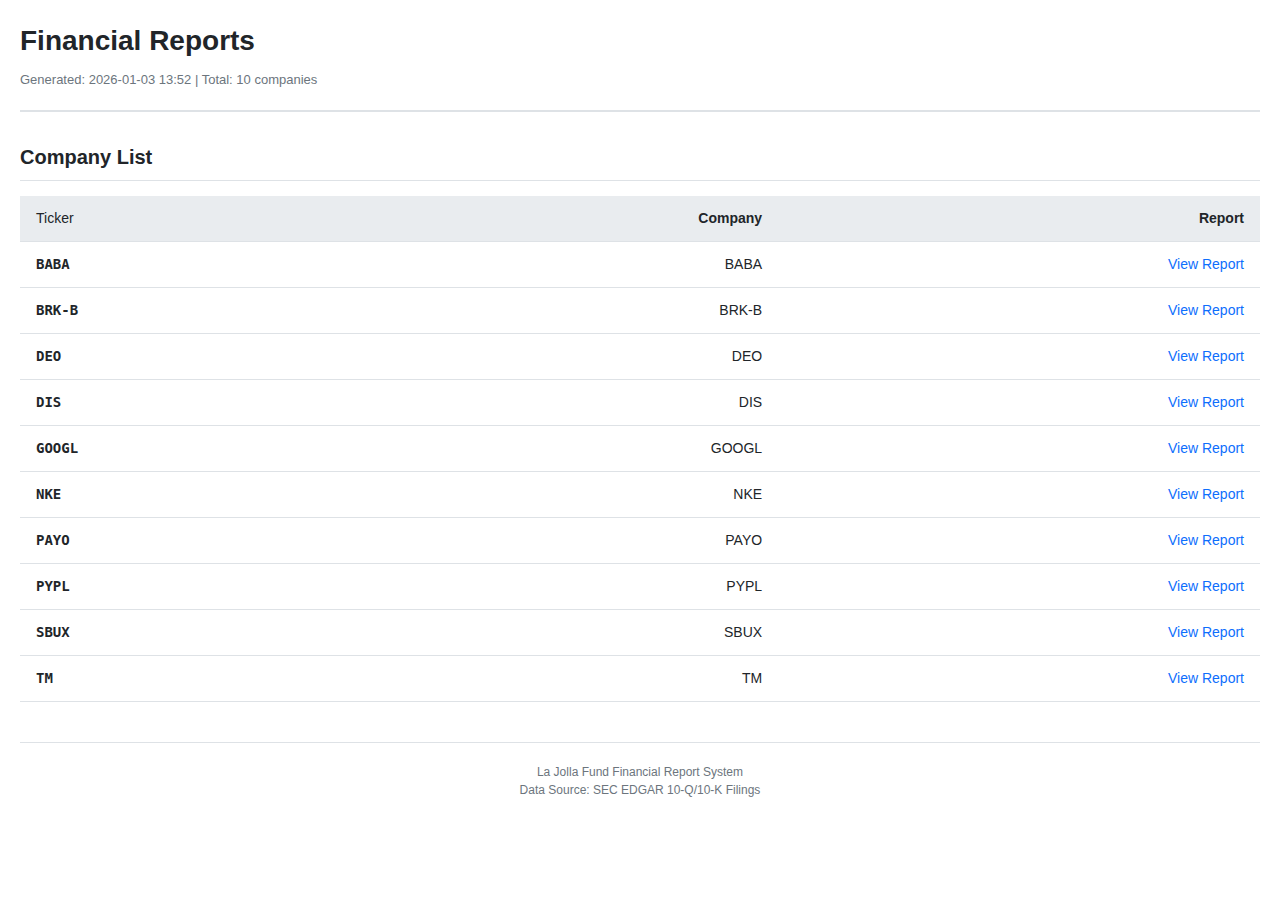
<file: index.html>
<!DOCTYPE html>
<html lang="en">
<head>
    <meta charset="UTF-8">
    <meta name="viewport" content="width=device-width, initial-scale=1.0">
    <title>Financial Reports - La Jolla Fund</title>
    <link rel="stylesheet" href="assets/style.css">
</head>
<body>
    <header>
        <h1>Financial Reports</h1>
        <p class="meta">
            Generated: 2026-01-03 13:52 | Total: 10 companies
        </p>
    </header>

    <main>
        <section>
            <h2>Company List</h2>
            <div class="table-wrapper">
                <table class="index-table">
                    <thead>
                        <tr>
                            <th>Ticker</th>
                            <th>Company</th>
                            <th>Report</th>
                        </tr>
                    </thead>
                    <tbody>
                        <tr>
            <td class="ticker">BABA</td>
            <td>BABA</td>
            <td><a href="BABA.html">View Report</a></td>
        </tr><tr>
            <td class="ticker">BRK-B</td>
            <td>BRK-B</td>
            <td><a href="BRK_B.html">View Report</a></td>
        </tr><tr>
            <td class="ticker">DEO</td>
            <td>DEO</td>
            <td><a href="DEO.html">View Report</a></td>
        </tr><tr>
            <td class="ticker">DIS</td>
            <td>DIS</td>
            <td><a href="DIS.html">View Report</a></td>
        </tr><tr>
            <td class="ticker">GOOGL</td>
            <td>GOOGL</td>
            <td><a href="GOOGL.html">View Report</a></td>
        </tr><tr>
            <td class="ticker">NKE</td>
            <td>NKE</td>
            <td><a href="NKE.html">View Report</a></td>
        </tr><tr>
            <td class="ticker">PAYO</td>
            <td>PAYO</td>
            <td><a href="PAYO.html">View Report</a></td>
        </tr><tr>
            <td class="ticker">PYPL</td>
            <td>PYPL</td>
            <td><a href="PYPL.html">View Report</a></td>
        </tr><tr>
            <td class="ticker">SBUX</td>
            <td>SBUX</td>
            <td><a href="SBUX.html">View Report</a></td>
        </tr><tr>
            <td class="ticker">TM</td>
            <td>TM</td>
            <td><a href="TM.html">View Report</a></td>
        </tr>
                    </tbody>
                </table>
            </div>
        </section>
    </main>

    <footer>
        <p>La Jolla Fund Financial Report System</p>
        <p>Data Source: SEC EDGAR 10-Q/10-K Filings</p>
    </footer>
</body>
</html>
</file>
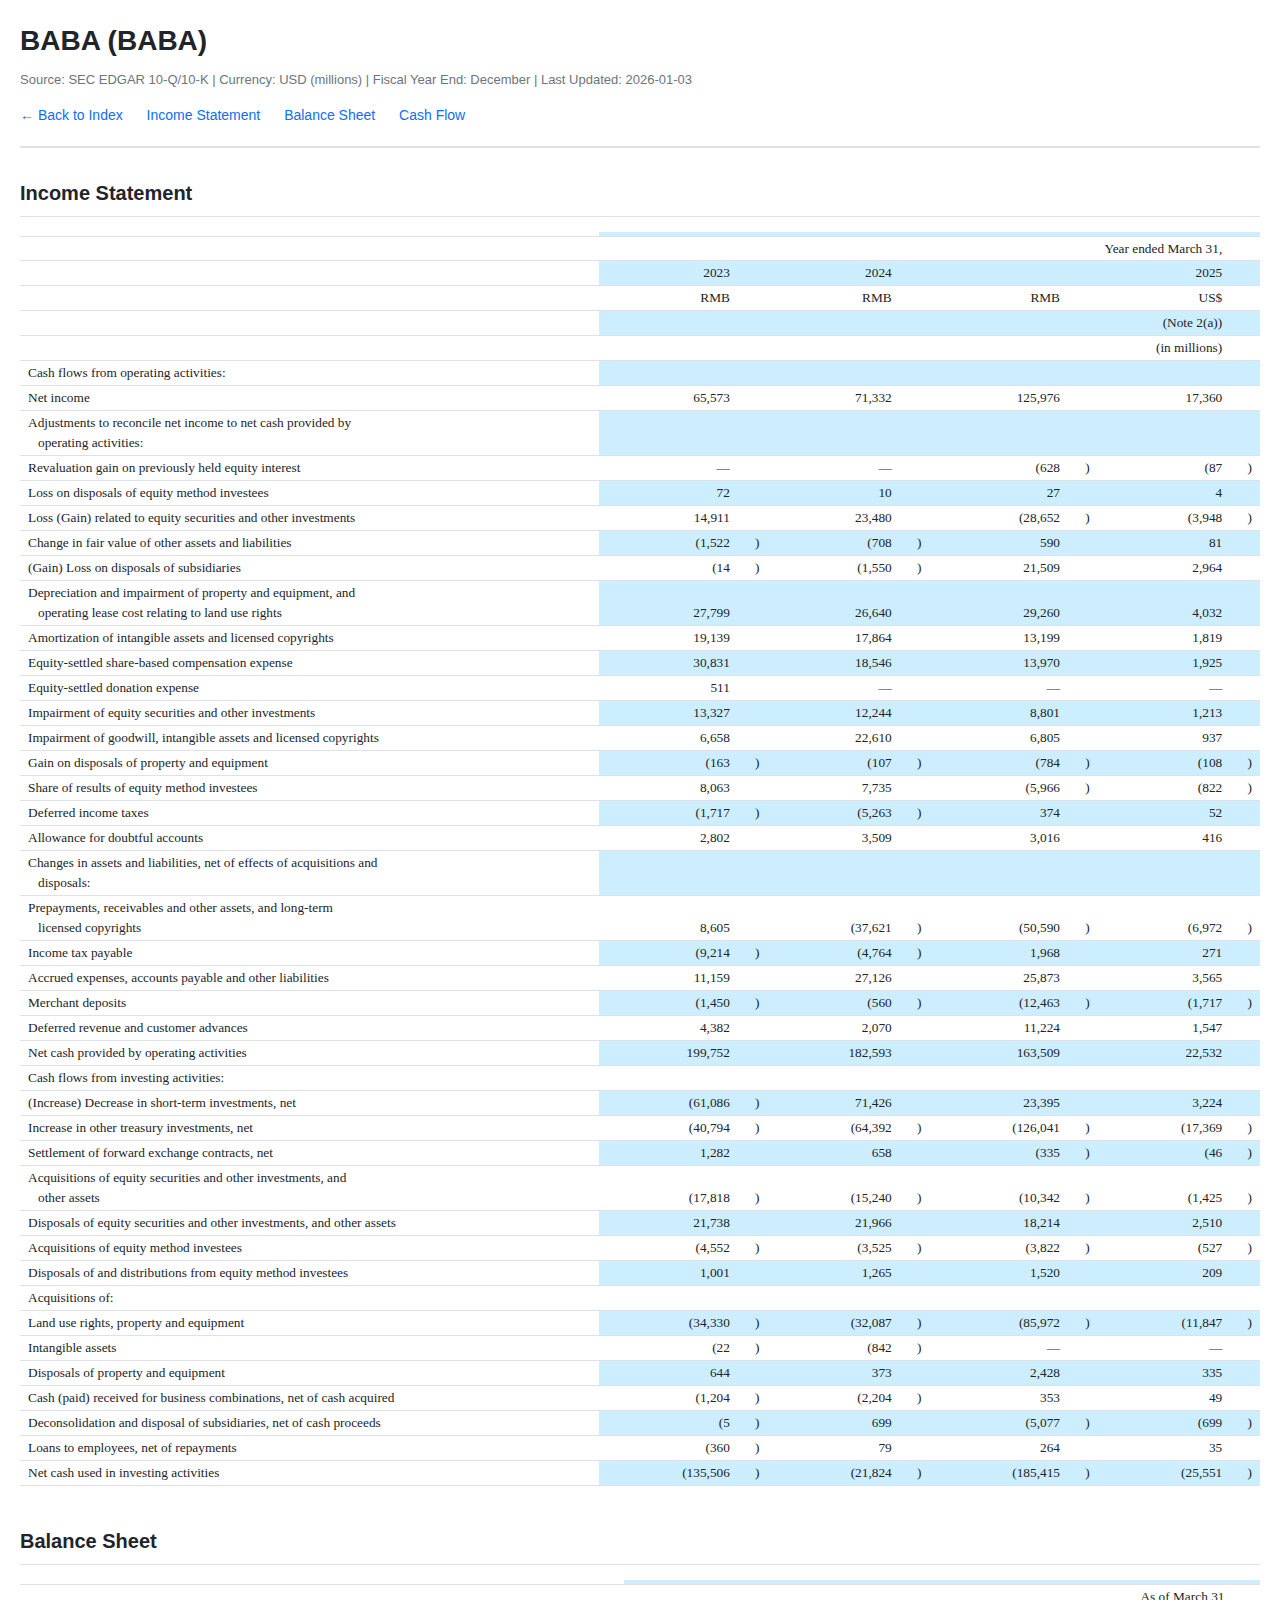
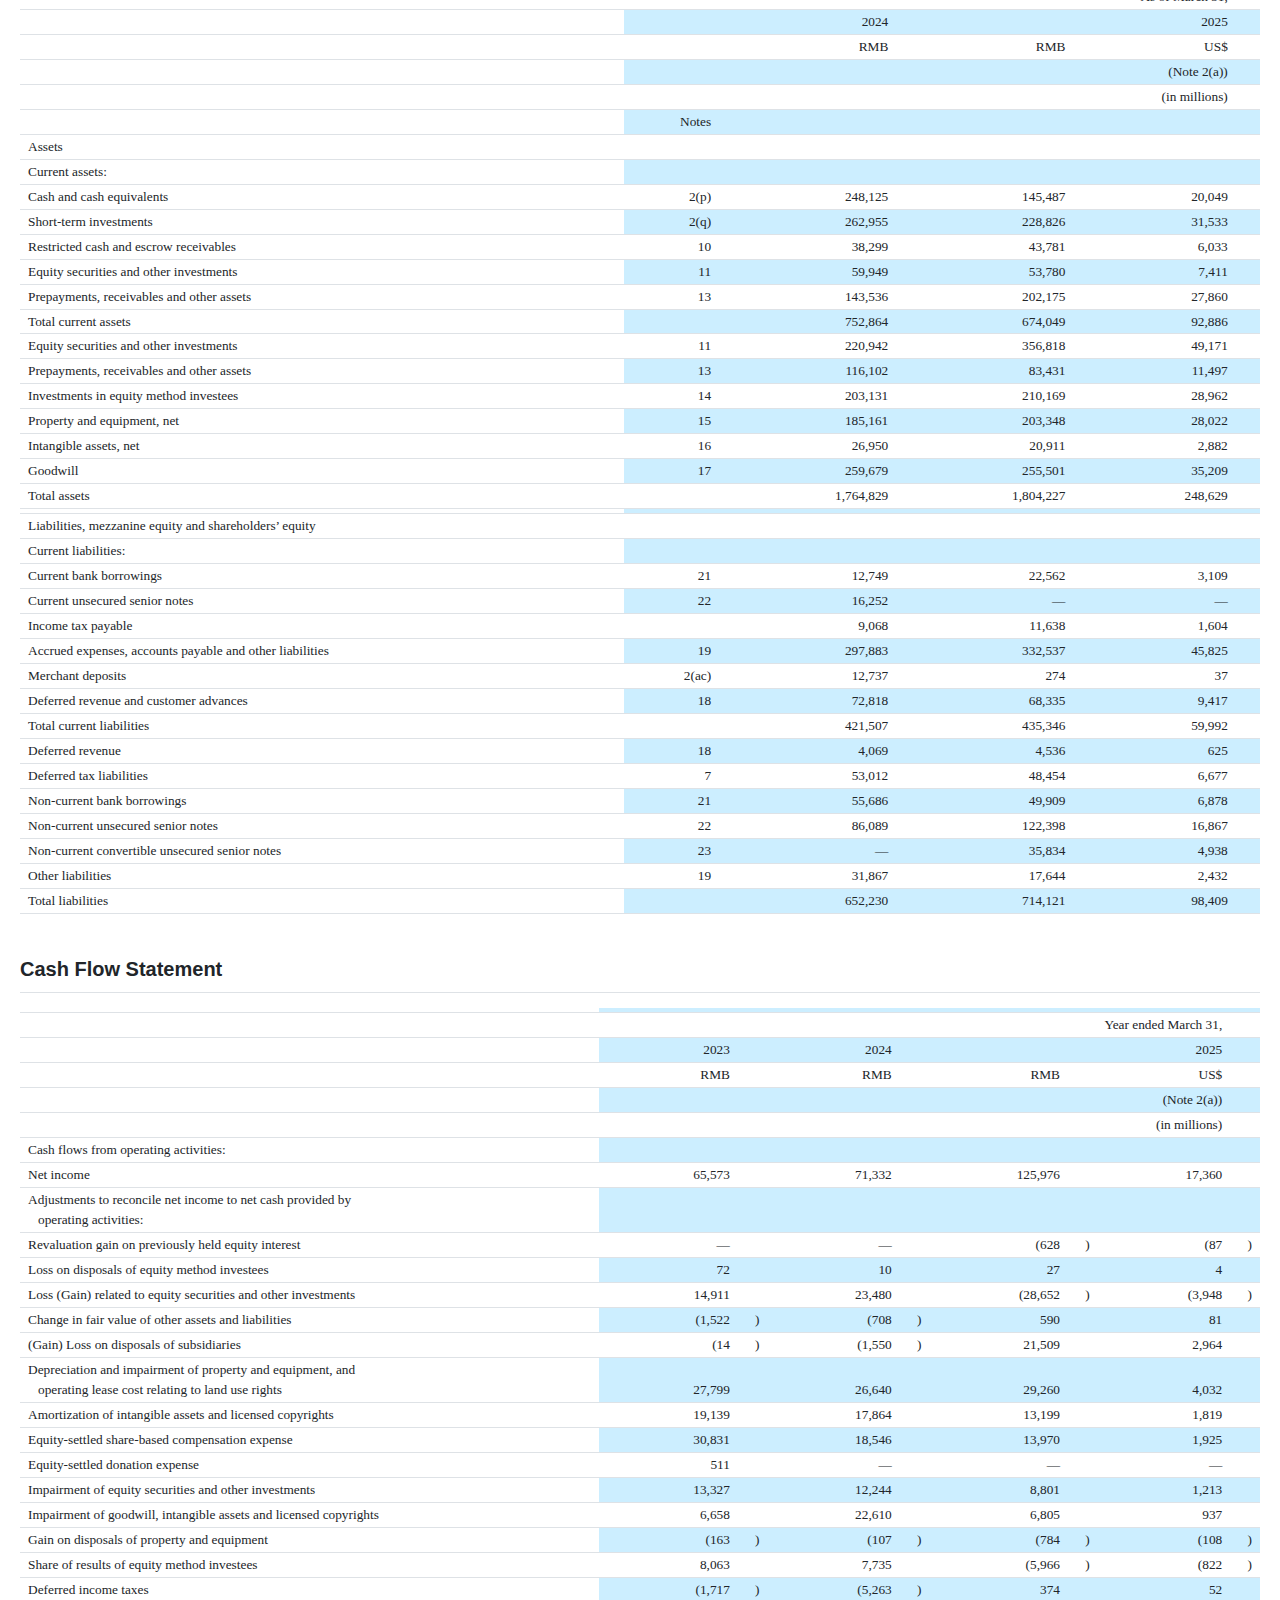
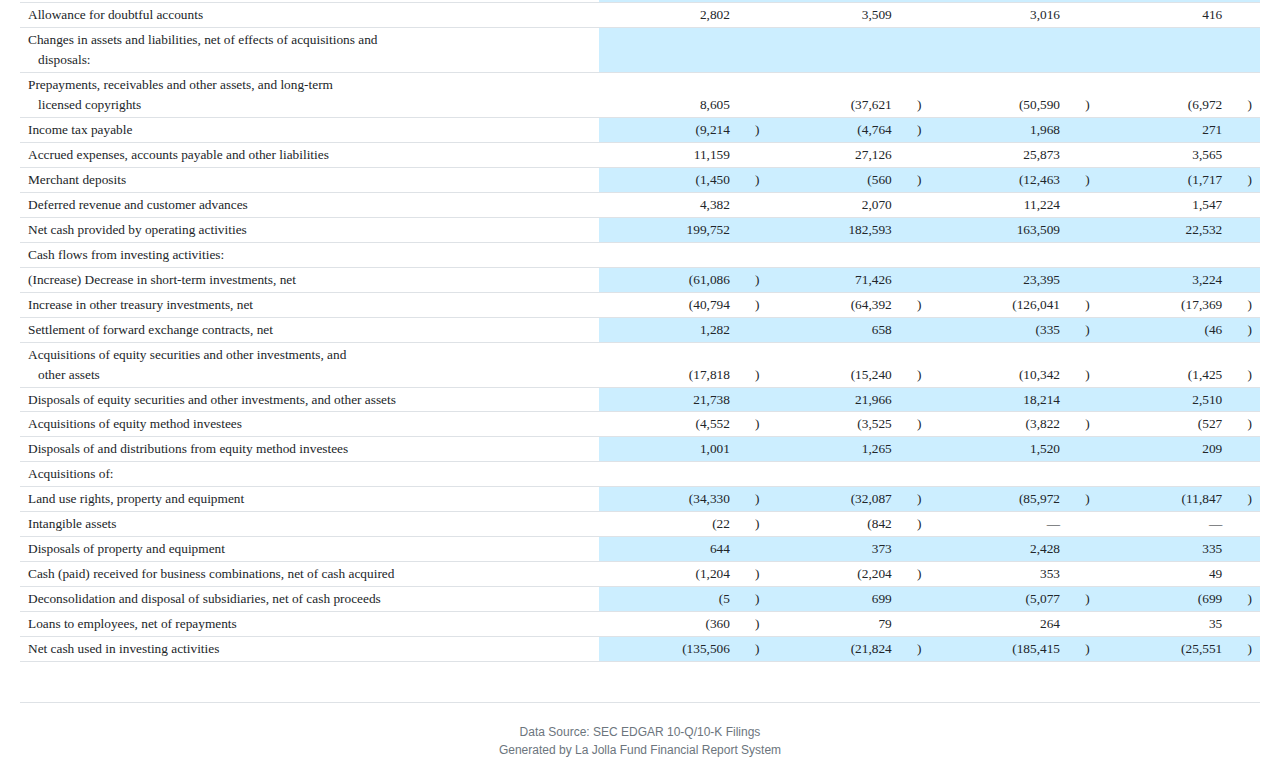
<file: BABA.html>
<!DOCTYPE html>
<html lang="en">
<head>
    <meta charset="UTF-8">
    <meta name="viewport" content="width=device-width, initial-scale=1.0">
    <title>BABA - Financial Statements</title>
    <link rel="stylesheet" href="assets/style.css">
</head>
<body>
    <header>
        <h1>BABA (BABA)</h1>
        <p class="meta">
            Source: SEC EDGAR 10-Q/10-K |
            Currency: USD (millions) |
            Fiscal Year End: December |
            Last Updated: 2026-01-03
        </p>
        <nav>
            <a href="index.html">&larr; Back to Index</a>
            <a href="#income-statement">Income Statement</a>
            <a href="#balance-sheet">Balance Sheet</a>
            <a href="#cash-flow">Cash Flow</a>
        </nav>
    </header>

    <main>
        <section id="income-statement">
            <h2>Income Statement</h2>
            <div class="table-wrapper">
                <table class="sec-table">
<tr>
<td></td>
<td></td>
<td></td>
<td></td>
<td></td>
<td></td>
<td></td>
<td></td>
<td></td>
<td></td>
<td></td>
<td></td>
<td></td>
<td></td>
<td></td>
<td></td>
<td></td>
</tr>
<tr>
<td><p></p></td>
<td><p></p></td>
<td colspan="14"><p><span>Year ended March 31,</span></p></td>
<td><p></p></td>
</tr>
<tr>
<td><p></p></td>
<td><p></p></td>
<td colspan="2"><p><span>2023</span></p></td>
<td><p></p></td>
<td><p></p></td>
<td colspan="2"><p><span>2024</span></p></td>
<td><p></p></td>
<td><p></p></td>
<td colspan="6"><p><span>2025</span></p></td>
<td><p></p></td>
</tr>
<tr>
<td><p></p></td>
<td><p></p></td>
<td colspan="2"><p><span>RMB</span></p></td>
<td><p></p></td>
<td><p></p></td>
<td colspan="2"><p><span>RMB</span></p></td>
<td><p></p></td>
<td><p></p></td>
<td colspan="2"><p><span>RMB</span></p></td>
<td><p></p></td>
<td><p></p></td>
<td colspan="2"><p><span>US$</span></p></td>
<td><p></p></td>
</tr>
<tr>
<td><p></p></td>
<td><p></p></td>
<td colspan="2"><p></p></td>
<td><p></p></td>
<td><p></p></td>
<td colspan="2"><p></p></td>
<td><p></p></td>
<td><p></p></td>
<td colspan="2"><p></p></td>
<td><p></p></td>
<td><p></p></td>
<td colspan="2"><p><span>(Note 2(a))</span></p></td>
<td><p></p></td>
</tr>
<tr>
<td><p></p></td>
<td><p></p></td>
<td colspan="14"><p><span>(in millions)</span></p></td>
<td><p></p></td>
</tr>
<tr>
<td><p><span>Cash flows from operating activities:</span></p></td>
<td><p></p></td>
<td colspan="2"><p></p></td>
<td><p></p></td>
<td><p></p></td>
<td colspan="2"><p></p></td>
<td><p></p></td>
<td><p></p></td>
<td colspan="2"><p></p></td>
<td><p></p></td>
<td><p></p></td>
<td colspan="2"><p></p></td>
<td><p></p></td>
</tr>
<tr>
<td><p><span>Net income</span></p></td>
<td><p></p></td>
<td><p></p></td>
<td><p><span>65,573</span></p></td>
<td><p></p></td>
<td><p></p></td>
<td><p></p></td>
<td><p><span>71,332</span></p></td>
<td><p></p></td>
<td><p></p></td>
<td><p></p></td>
<td><p><span>125,976</span></p></td>
<td><p></p></td>
<td><p></p></td>
<td><p></p></td>
<td><p><span>17,360</span></p></td>
<td><p></p></td>
</tr>
<tr>
<td><p><span>Adjustments to reconcile net income to net cash provided by<br/>   operating activities:</span></p></td>
<td><p></p></td>
<td colspan="2"><p></p></td>
<td><p></p></td>
<td><p></p></td>
<td colspan="2"><p></p></td>
<td><p></p></td>
<td><p></p></td>
<td colspan="2"><p></p></td>
<td><p></p></td>
<td><p></p></td>
<td colspan="2"><p></p></td>
<td><p></p></td>
</tr>
<tr>
<td><p><span>Revaluation gain on previously held equity interest</span></p></td>
<td><p></p></td>
<td><p></p></td>
<td><p><span>—</span></p></td>
<td><p></p></td>
<td><p></p></td>
<td><p></p></td>
<td><p><span>—</span></p></td>
<td><p></p></td>
<td><p></p></td>
<td><p></p></td>
<td><p><span>(</span><span>628</span></p></td>
<td><p><span>)</span></p></td>
<td><p></p></td>
<td><p></p></td>
<td><p><span>(</span><span>87</span></p></td>
<td><p><span>)</span></p></td>
</tr>
<tr>
<td><p><span>Loss on disposals of equity method investees</span></p></td>
<td><p></p></td>
<td><p></p></td>
<td><p><span>72</span></p></td>
<td><p></p></td>
<td><p></p></td>
<td><p></p></td>
<td><p><span>10</span></p></td>
<td><p></p></td>
<td><p></p></td>
<td><p></p></td>
<td><p><span>27</span></p></td>
<td><p></p></td>
<td><p></p></td>
<td><p></p></td>
<td><p><span>4</span></p></td>
<td><p></p></td>
</tr>
<tr>
<td><p><span>Loss (Gain) related to equity securities and other investments</span></p></td>
<td><p></p></td>
<td><p></p></td>
<td><p><span>14,911</span></p></td>
<td><p></p></td>
<td><p></p></td>
<td><p></p></td>
<td><p><span>23,480</span></p></td>
<td><p></p></td>
<td><p></p></td>
<td><p></p></td>
<td><p><span>(</span><span>28,652</span></p></td>
<td><p><span>)</span></p></td>
<td><p></p></td>
<td><p></p></td>
<td><p><span>(</span><span>3,948</span></p></td>
<td><p><span>)</span></p></td>
</tr>
<tr>
<td><p><span>Change in fair value of other assets and liabilities</span></p></td>
<td><p></p></td>
<td><p></p></td>
<td><p><span>(</span><span>1,522</span></p></td>
<td><p><span>)</span></p></td>
<td><p></p></td>
<td><p></p></td>
<td><p><span>(</span><span>708</span></p></td>
<td><p><span>)</span></p></td>
<td><p></p></td>
<td><p></p></td>
<td><p><span>590</span></p></td>
<td><p></p></td>
<td><p></p></td>
<td><p></p></td>
<td><p><span>81</span></p></td>
<td><p></p></td>
</tr>
<tr>
<td><p><span>(Gain) Loss on disposals of subsidiaries</span></p></td>
<td><p></p></td>
<td><p></p></td>
<td><p><span>(</span><span>14</span></p></td>
<td><p><span>)</span></p></td>
<td><p></p></td>
<td><p></p></td>
<td><p><span>(</span><span>1,550</span></p></td>
<td><p><span>)</span></p></td>
<td><p></p></td>
<td><p></p></td>
<td><p><span>21,509</span></p></td>
<td><p></p></td>
<td><p></p></td>
<td><p></p></td>
<td><p><span>2,964</span></p></td>
<td><p></p></td>
</tr>
<tr>
<td><p><span>Depreciation and impairment of property and equipment, and<br/>   operating lease cost relating to land use rights</span></p></td>
<td><p></p></td>
<td><p></p></td>
<td><p><span>27,799</span></p></td>
<td><p></p></td>
<td><p></p></td>
<td><p></p></td>
<td><p><span>26,640</span></p></td>
<td><p></p></td>
<td><p></p></td>
<td><p></p></td>
<td><p><span>29,260</span></p></td>
<td><p></p></td>
<td><p></p></td>
<td><p></p></td>
<td><p><span>4,032</span></p></td>
<td><p></p></td>
</tr>
<tr>
<td><p><span>Amortization of intangible assets and licensed copyrights</span></p></td>
<td><p></p></td>
<td><p></p></td>
<td><p><span>19,139</span></p></td>
<td><p></p></td>
<td><p></p></td>
<td><p></p></td>
<td><p><span>17,864</span></p></td>
<td><p></p></td>
<td><p></p></td>
<td><p></p></td>
<td><p><span>13,199</span></p></td>
<td><p></p></td>
<td><p></p></td>
<td><p></p></td>
<td><p><span>1,819</span></p></td>
<td><p></p></td>
</tr>
<tr>
<td><p><span>Equity-settled share-based compensation expense</span></p></td>
<td><p></p></td>
<td><p></p></td>
<td><p><span>30,831</span></p></td>
<td><p></p></td>
<td><p></p></td>
<td><p></p></td>
<td><p><span>18,546</span></p></td>
<td><p></p></td>
<td><p></p></td>
<td><p></p></td>
<td><p><span>13,970</span></p></td>
<td><p></p></td>
<td><p></p></td>
<td><p></p></td>
<td><p><span>1,925</span></p></td>
<td><p></p></td>
</tr>
<tr>
<td><p><span>Equity-settled donation expense</span></p></td>
<td><p></p></td>
<td><p></p></td>
<td><p><span>511</span></p></td>
<td><p></p></td>
<td><p></p></td>
<td><p></p></td>
<td><p><span>—</span></p></td>
<td><p></p></td>
<td><p></p></td>
<td><p></p></td>
<td><p><span>—</span></p></td>
<td><p></p></td>
<td><p></p></td>
<td><p></p></td>
<td><p><span>—</span></p></td>
<td><p></p></td>
</tr>
<tr>
<td><p><span>Impairment of equity securities and other investments</span></p></td>
<td><p></p></td>
<td><p></p></td>
<td><p><span>13,327</span></p></td>
<td><p></p></td>
<td><p></p></td>
<td><p></p></td>
<td><p><span>12,244</span></p></td>
<td><p></p></td>
<td><p></p></td>
<td><p></p></td>
<td><p><span>8,801</span></p></td>
<td><p></p></td>
<td><p></p></td>
<td><p></p></td>
<td><p><span>1,213</span></p></td>
<td><p></p></td>
</tr>
<tr>
<td><p><span>Impairment of goodwill, intangible assets and licensed copyrights</span></p></td>
<td><p></p></td>
<td><p></p></td>
<td><p><span>6,658</span></p></td>
<td><p></p></td>
<td><p></p></td>
<td><p></p></td>
<td><p><span>22,610</span></p></td>
<td><p></p></td>
<td><p></p></td>
<td><p></p></td>
<td><p><span>6,805</span></p></td>
<td><p></p></td>
<td><p></p></td>
<td><p></p></td>
<td><p><span>937</span></p></td>
<td><p></p></td>
</tr>
<tr>
<td><p><span>Gain on disposals of property and equipment</span></p></td>
<td><p></p></td>
<td><p></p></td>
<td><p><span>(</span><span>163</span></p></td>
<td><p><span>)</span></p></td>
<td><p></p></td>
<td><p></p></td>
<td><p><span>(</span><span>107</span></p></td>
<td><p><span>)</span></p></td>
<td><p></p></td>
<td><p></p></td>
<td><p><span>(</span><span>784</span></p></td>
<td><p><span>)</span></p></td>
<td><p></p></td>
<td><p></p></td>
<td><p><span>(</span><span>108</span></p></td>
<td><p><span>)</span></p></td>
</tr>
<tr>
<td><p><span>Share of results of equity method investees</span></p></td>
<td><p></p></td>
<td><p></p></td>
<td><p><span>8,063</span></p></td>
<td><p></p></td>
<td><p></p></td>
<td><p></p></td>
<td><p><span>7,735</span></p></td>
<td><p></p></td>
<td><p></p></td>
<td><p></p></td>
<td><p><span>(</span><span>5,966</span></p></td>
<td><p><span>)</span></p></td>
<td><p></p></td>
<td><p></p></td>
<td><p><span>(</span><span>822</span></p></td>
<td><p><span>)</span></p></td>
</tr>
<tr>
<td><p><span>Deferred income taxes</span></p></td>
<td><p></p></td>
<td><p></p></td>
<td><p><span>(</span><span>1,717</span></p></td>
<td><p><span>)</span></p></td>
<td><p></p></td>
<td><p></p></td>
<td><p><span>(</span><span>5,263</span></p></td>
<td><p><span>)</span></p></td>
<td><p></p></td>
<td><p></p></td>
<td><p><span>374</span></p></td>
<td><p></p></td>
<td><p></p></td>
<td><p></p></td>
<td><p><span>52</span></p></td>
<td><p></p></td>
</tr>
<tr>
<td><p><span>Allowance for doubtful accounts</span></p></td>
<td><p></p></td>
<td><p></p></td>
<td><p><span>2,802</span></p></td>
<td><p></p></td>
<td><p></p></td>
<td><p></p></td>
<td><p><span>3,509</span></p></td>
<td><p></p></td>
<td><p></p></td>
<td><p></p></td>
<td><p><span>3,016</span></p></td>
<td><p></p></td>
<td><p></p></td>
<td><p></p></td>
<td><p><span>416</span></p></td>
<td><p></p></td>
</tr>
<tr>
<td><p><span>Changes in assets and liabilities, net of effects of acquisitions and<br/>   disposals:</span></p></td>
<td><p></p></td>
<td colspan="2"><p></p></td>
<td><p></p></td>
<td><p></p></td>
<td colspan="2"><p></p></td>
<td><p></p></td>
<td><p></p></td>
<td colspan="2"><p></p></td>
<td><p></p></td>
<td><p></p></td>
<td colspan="2"><p></p></td>
<td><p></p></td>
</tr>
<tr>
<td><p><span>Prepayments, receivables and other assets, and long-term<br/>   licensed copyrights</span></p></td>
<td><p></p></td>
<td><p></p></td>
<td><p><span>8,605</span></p></td>
<td><p></p></td>
<td><p></p></td>
<td><p></p></td>
<td><p><span>(</span><span>37,621</span></p></td>
<td><p><span>)</span></p></td>
<td><p></p></td>
<td><p></p></td>
<td><p><span>(</span><span>50,590</span></p></td>
<td><p><span>)</span></p></td>
<td><p></p></td>
<td><p></p></td>
<td><p><span>(</span><span>6,972</span></p></td>
<td><p><span>)</span></p></td>
</tr>
<tr>
<td><p><span>Income tax payable</span></p></td>
<td><p></p></td>
<td><p></p></td>
<td><p><span>(</span><span>9,214</span></p></td>
<td><p><span>)</span></p></td>
<td><p></p></td>
<td><p></p></td>
<td><p><span>(</span><span>4,764</span></p></td>
<td><p><span>)</span></p></td>
<td><p></p></td>
<td><p></p></td>
<td><p><span>1,968</span></p></td>
<td><p></p></td>
<td><p></p></td>
<td><p></p></td>
<td><p><span>271</span></p></td>
<td><p></p></td>
</tr>
<tr>
<td><p><span>Accrued expenses, accounts payable and other liabilities</span></p></td>
<td><p></p></td>
<td><p></p></td>
<td><p><span>11,159</span></p></td>
<td><p></p></td>
<td><p></p></td>
<td><p></p></td>
<td><p><span>27,126</span></p></td>
<td><p></p></td>
<td><p></p></td>
<td><p></p></td>
<td><p><span>25,873</span></p></td>
<td><p></p></td>
<td><p></p></td>
<td><p></p></td>
<td><p><span>3,565</span></p></td>
<td><p></p></td>
</tr>
<tr>
<td><p><span>Merchant deposits</span></p></td>
<td><p></p></td>
<td><p></p></td>
<td><p><span>(</span><span>1,450</span></p></td>
<td><p><span>)</span></p></td>
<td><p></p></td>
<td><p></p></td>
<td><p><span>(</span><span>560</span></p></td>
<td><p><span>)</span></p></td>
<td><p></p></td>
<td><p></p></td>
<td><p><span>(</span><span>12,463</span></p></td>
<td><p><span>)</span></p></td>
<td><p></p></td>
<td><p></p></td>
<td><p><span>(</span><span>1,717</span></p></td>
<td><p><span>)</span></p></td>
</tr>
<tr>
<td><p><span>Deferred revenue and customer advances</span></p></td>
<td><p></p></td>
<td><p></p></td>
<td><p><span>4,382</span></p></td>
<td><p></p></td>
<td><p></p></td>
<td><p></p></td>
<td><p><span>2,070</span></p></td>
<td><p></p></td>
<td><p></p></td>
<td><p></p></td>
<td><p><span>11,224</span></p></td>
<td><p></p></td>
<td><p></p></td>
<td><p></p></td>
<td><p><span>1,547</span></p></td>
<td><p></p></td>
</tr>
<tr>
<td><p><span>Net cash provided by operating activities</span></p></td>
<td><p></p></td>
<td><p></p></td>
<td><p><span>199,752</span></p></td>
<td><p></p></td>
<td><p></p></td>
<td><p></p></td>
<td><p><span>182,593</span></p></td>
<td><p></p></td>
<td><p></p></td>
<td><p></p></td>
<td><p><span>163,509</span></p></td>
<td><p></p></td>
<td><p></p></td>
<td><p></p></td>
<td><p><span>22,532</span></p></td>
<td><p></p></td>
</tr>
<tr>
<td><p><span>Cash flows from investing activities:</span></p></td>
<td><p></p></td>
<td colspan="2"><p></p></td>
<td><p></p></td>
<td><p></p></td>
<td colspan="2"><p></p></td>
<td><p></p></td>
<td><p></p></td>
<td colspan="2"><p></p></td>
<td><p></p></td>
<td><p></p></td>
<td colspan="2"><p></p></td>
<td><p></p></td>
</tr>
<tr>
<td><p><span>(Increase) Decrease in short-term investments, net</span></p></td>
<td><p></p></td>
<td><p></p></td>
<td><p><span>(</span><span>61,086</span></p></td>
<td><p><span>)</span></p></td>
<td><p></p></td>
<td><p></p></td>
<td><p><span>71,426</span></p></td>
<td><p></p></td>
<td><p></p></td>
<td><p></p></td>
<td><p><span>23,395</span></p></td>
<td><p></p></td>
<td><p></p></td>
<td><p></p></td>
<td><p><span>3,224</span></p></td>
<td><p></p></td>
</tr>
<tr>
<td><p><span>Increase in other treasury investments, net</span></p></td>
<td><p></p></td>
<td><p></p></td>
<td><p><span>(</span><span>40,794</span></p></td>
<td><p><span>)</span></p></td>
<td><p></p></td>
<td><p></p></td>
<td><p><span>(</span><span>64,392</span></p></td>
<td><p><span>)</span></p></td>
<td><p></p></td>
<td><p></p></td>
<td><p><span>(</span><span>126,041</span></p></td>
<td><p><span>)</span></p></td>
<td><p></p></td>
<td><p></p></td>
<td><p><span>(</span><span>17,369</span></p></td>
<td><p><span>)</span></p></td>
</tr>
<tr>
<td><p><span>Settlement of forward exchange contracts, net</span></p></td>
<td><p></p></td>
<td><p></p></td>
<td><p><span>1,282</span></p></td>
<td><p></p></td>
<td><p></p></td>
<td><p></p></td>
<td><p><span>658</span></p></td>
<td><p></p></td>
<td><p></p></td>
<td><p></p></td>
<td><p><span>(</span><span>335</span></p></td>
<td><p><span>)</span></p></td>
<td><p></p></td>
<td><p></p></td>
<td><p><span>(</span><span>46</span></p></td>
<td><p><span>)</span></p></td>
</tr>
<tr>
<td><p><span>Acquisitions of equity securities and other investments, and<br/>   other assets</span></p></td>
<td><p></p></td>
<td><p></p></td>
<td><p><span>(</span><span>17,818</span></p></td>
<td><p><span>)</span></p></td>
<td><p></p></td>
<td><p></p></td>
<td><p><span>(</span><span>15,240</span></p></td>
<td><p><span>)</span></p></td>
<td><p></p></td>
<td><p></p></td>
<td><p><span>(</span><span>10,342</span></p></td>
<td><p><span>)</span></p></td>
<td><p></p></td>
<td><p></p></td>
<td><p><span>(</span><span>1,425</span></p></td>
<td><p><span>)</span></p></td>
</tr>
<tr>
<td><p><span>Disposals of equity securities and other investments, and other assets</span></p></td>
<td><p></p></td>
<td><p></p></td>
<td><p><span>21,738</span></p></td>
<td><p></p></td>
<td><p></p></td>
<td><p></p></td>
<td><p><span>21,966</span></p></td>
<td><p></p></td>
<td><p></p></td>
<td><p></p></td>
<td><p><span>18,214</span></p></td>
<td><p></p></td>
<td><p></p></td>
<td><p></p></td>
<td><p><span>2,510</span></p></td>
<td><p></p></td>
</tr>
<tr>
<td><p><span>Acquisitions of equity method investees</span></p></td>
<td><p></p></td>
<td><p></p></td>
<td><p><span>(</span><span>4,552</span></p></td>
<td><p><span>)</span></p></td>
<td><p></p></td>
<td><p></p></td>
<td><p><span>(</span><span>3,525</span></p></td>
<td><p><span>)</span></p></td>
<td><p></p></td>
<td><p></p></td>
<td><p><span>(</span><span>3,822</span></p></td>
<td><p><span>)</span></p></td>
<td><p></p></td>
<td><p></p></td>
<td><p><span>(</span><span>527</span></p></td>
<td><p><span>)</span></p></td>
</tr>
<tr>
<td><p><span>Disposals of and distributions from equity method investees</span></p></td>
<td><p></p></td>
<td><p></p></td>
<td><p><span>1,001</span></p></td>
<td><p></p></td>
<td><p></p></td>
<td><p></p></td>
<td><p><span>1,265</span></p></td>
<td><p></p></td>
<td><p></p></td>
<td><p></p></td>
<td><p><span>1,520</span></p></td>
<td><p></p></td>
<td><p></p></td>
<td><p></p></td>
<td><p><span>209</span></p></td>
<td><p></p></td>
</tr>
<tr>
<td><p><span>Acquisitions of:</span></p></td>
<td><p></p></td>
<td colspan="2"><p></p></td>
<td><p></p></td>
<td><p></p></td>
<td colspan="2"><p></p></td>
<td><p></p></td>
<td><p></p></td>
<td colspan="2"><p></p></td>
<td><p></p></td>
<td><p></p></td>
<td colspan="2"><p></p></td>
<td><p></p></td>
</tr>
<tr>
<td><p><span>Land use rights, property and equipment</span></p></td>
<td><p></p></td>
<td><p></p></td>
<td><p><span>(</span><span>34,330</span></p></td>
<td><p><span>)</span></p></td>
<td><p></p></td>
<td><p></p></td>
<td><p><span>(</span><span>32,087</span></p></td>
<td><p><span>)</span></p></td>
<td><p></p></td>
<td><p></p></td>
<td><p><span>(</span><span>85,972</span></p></td>
<td><p><span>)</span></p></td>
<td><p></p></td>
<td><p></p></td>
<td><p><span>(</span><span>11,847</span></p></td>
<td><p><span>)</span></p></td>
</tr>
<tr>
<td><p><span>Intangible assets</span></p></td>
<td><p></p></td>
<td><p></p></td>
<td><p><span>(</span><span>22</span></p></td>
<td><p><span>)</span></p></td>
<td><p></p></td>
<td><p></p></td>
<td><p><span>(</span><span>842</span></p></td>
<td><p><span>)</span></p></td>
<td><p></p></td>
<td><p></p></td>
<td><p><span>—</span></p></td>
<td><p></p></td>
<td><p></p></td>
<td><p></p></td>
<td><p><span>—</span></p></td>
<td><p></p></td>
</tr>
<tr>
<td><p><span>Disposals of property and equipment</span></p></td>
<td><p></p></td>
<td><p></p></td>
<td><p><span>644</span></p></td>
<td><p></p></td>
<td><p></p></td>
<td><p></p></td>
<td><p><span>373</span></p></td>
<td><p></p></td>
<td><p></p></td>
<td><p></p></td>
<td><p><span>2,428</span></p></td>
<td><p></p></td>
<td><p></p></td>
<td><p></p></td>
<td><p><span>335</span></p></td>
<td><p></p></td>
</tr>
<tr>
<td><p><span>Cash (paid) received for business combinations, net of cash acquired</span></p></td>
<td><p></p></td>
<td><p></p></td>
<td><p><span>(</span><span>1,204</span></p></td>
<td><p><span>)</span></p></td>
<td><p></p></td>
<td><p></p></td>
<td><p><span>(</span><span>2,204</span></p></td>
<td><p><span>)</span></p></td>
<td><p></p></td>
<td><p></p></td>
<td><p><span>353</span></p></td>
<td><p></p></td>
<td><p></p></td>
<td><p></p></td>
<td><p><span>49</span></p></td>
<td><p></p></td>
</tr>
<tr>
<td><p><span>Deconsolidation and disposal of subsidiaries, net of cash proceeds</span></p></td>
<td><p></p></td>
<td><p></p></td>
<td><p><span>(</span><span>5</span></p></td>
<td><p><span>)</span></p></td>
<td><p></p></td>
<td><p></p></td>
<td><p><span>699</span></p></td>
<td><p></p></td>
<td><p></p></td>
<td><p></p></td>
<td><p><span>(</span><span>5,077</span></p></td>
<td><p><span>)</span></p></td>
<td><p></p></td>
<td><p></p></td>
<td><p><span>(</span><span>699</span></p></td>
<td><p><span>)</span></p></td>
</tr>
<tr>
<td><p><span>Loans to employees, net of repayments</span></p></td>
<td><p></p></td>
<td><p></p></td>
<td><p><span>(</span><span>360</span></p></td>
<td><p><span>)</span></p></td>
<td><p></p></td>
<td><p></p></td>
<td><p><span>79</span></p></td>
<td><p></p></td>
<td><p></p></td>
<td><p></p></td>
<td><p><span>264</span></p></td>
<td><p></p></td>
<td><p></p></td>
<td><p></p></td>
<td><p><span>35</span></p></td>
<td><p></p></td>
</tr>
<tr>
<td><p><span>Net cash used in investing activities</span></p></td>
<td><p></p></td>
<td><p></p></td>
<td><p><span>(</span><span>135,506</span></p></td>
<td><p><span>)</span></p></td>
<td><p></p></td>
<td><p></p></td>
<td><p><span>(</span><span>21,824</span></p></td>
<td><p><span>)</span></p></td>
<td><p></p></td>
<td><p></p></td>
<td><p><span>(</span><span>185,415</span></p></td>
<td><p><span>)</span></p></td>
<td><p></p></td>
<td><p></p></td>
<td><p><span>(</span><span>25,551</span></p></td>
<td><p><span>)</span></p></td>
</tr>
</table>
            </div>
        </section>

        <section id="balance-sheet">
            <h2>Balance Sheet</h2>
            <div class="table-wrapper">
                <table class="sec-table">
<tr>
<td></td>
<td></td>
<td></td>
<td></td>
<td></td>
<td></td>
<td></td>
<td></td>
<td></td>
<td></td>
<td></td>
<td></td>
<td></td>
<td></td>
<td></td>
<td></td>
<td></td>
</tr>
<tr>
<td><p></p></td>
<td><p></p></td>
<td colspan="2"><p></p></td>
<td><p></p></td>
<td><p></p></td>
<td colspan="10"><p><span>As of March 31,</span></p></td>
<td><p></p></td>
</tr>
<tr>
<td><p></p></td>
<td><p></p></td>
<td colspan="2"><p></p></td>
<td><p></p></td>
<td><p></p></td>
<td colspan="2"><p><span>2024</span></p></td>
<td><p></p></td>
<td><p></p></td>
<td colspan="6"><p><span>2025</span></p></td>
<td><p></p></td>
</tr>
<tr>
<td><p></p></td>
<td><p></p></td>
<td colspan="2"><p></p></td>
<td><p></p></td>
<td><p></p></td>
<td colspan="2"><p><span>RMB</span></p></td>
<td><p></p></td>
<td><p></p></td>
<td colspan="2"><p><span>RMB</span></p></td>
<td><p></p></td>
<td><p></p></td>
<td colspan="2"><p><span>US$</span></p></td>
<td><p></p></td>
</tr>
<tr>
<td><p></p></td>
<td><p></p></td>
<td colspan="2"><p></p></td>
<td><p></p></td>
<td><p></p></td>
<td colspan="2"><p></p></td>
<td><p></p></td>
<td><p></p></td>
<td colspan="2"><p></p></td>
<td><p></p></td>
<td><p></p></td>
<td colspan="2"><p><span>(Note 2(a))</span></p></td>
<td><p></p></td>
</tr>
<tr>
<td><p></p></td>
<td><p></p></td>
<td colspan="2"><p></p></td>
<td><p></p></td>
<td><p></p></td>
<td colspan="10"><p><span>(in millions)</span></p></td>
<td><p></p></td>
</tr>
<tr>
<td><p></p></td>
<td><p></p></td>
<td colspan="2"><p><span>Notes</span></p></td>
<td><p></p></td>
<td><p></p></td>
<td colspan="2"><p></p></td>
<td><p></p></td>
<td><p></p></td>
<td colspan="2"><p></p></td>
<td><p></p></td>
<td><p></p></td>
<td colspan="2"><p></p></td>
<td><p></p></td>
</tr>
<tr>
<td><p><span>Assets</span></p></td>
<td><p></p></td>
<td colspan="2"><p></p></td>
<td><p></p></td>
<td><p></p></td>
<td colspan="2"><p></p></td>
<td><p></p></td>
<td><p></p></td>
<td colspan="2"><p></p></td>
<td><p></p></td>
<td><p></p></td>
<td colspan="2"><p></p></td>
<td><p></p></td>
</tr>
<tr>
<td><p><span>Current assets:</span></p></td>
<td><p></p></td>
<td colspan="2"><p></p></td>
<td><p></p></td>
<td><p></p></td>
<td colspan="2"><p></p></td>
<td><p></p></td>
<td><p></p></td>
<td colspan="2"><p></p></td>
<td><p></p></td>
<td><p></p></td>
<td colspan="2"><p></p></td>
<td><p></p></td>
</tr>
<tr>
<td><p><span>Cash and cash equivalents</span></p></td>
<td><p></p></td>
<td colspan="2"><p><span>2(p)</span></p></td>
<td><p></p></td>
<td><p></p></td>
<td><p></p></td>
<td><p><span>248,125</span></p></td>
<td><p></p></td>
<td><p></p></td>
<td><p></p></td>
<td><p><span>145,487</span></p></td>
<td><p></p></td>
<td><p></p></td>
<td><p></p></td>
<td><p><span>20,049</span></p></td>
<td><p></p></td>
</tr>
<tr>
<td><p><span>Short-term investments</span></p></td>
<td><p></p></td>
<td colspan="2"><p><span>2(q)</span></p></td>
<td><p></p></td>
<td><p></p></td>
<td><p></p></td>
<td><p><span>262,955</span></p></td>
<td><p></p></td>
<td><p></p></td>
<td><p></p></td>
<td><p><span>228,826</span></p></td>
<td><p></p></td>
<td><p></p></td>
<td><p></p></td>
<td><p><span>31,533</span></p></td>
<td><p></p></td>
</tr>
<tr>
<td><p><span>Restricted cash and escrow receivables</span></p></td>
<td><p></p></td>
<td><p></p></td>
<td><p><span>10</span></p></td>
<td><p></p></td>
<td><p></p></td>
<td><p></p></td>
<td><p><span>38,299</span></p></td>
<td><p></p></td>
<td><p></p></td>
<td><p></p></td>
<td><p><span>43,781</span></p></td>
<td><p></p></td>
<td><p></p></td>
<td><p></p></td>
<td><p><span>6,033</span></p></td>
<td><p></p></td>
</tr>
<tr>
<td><p><span>Equity securities and other investments</span></p></td>
<td><p></p></td>
<td><p></p></td>
<td><p><span>11</span></p></td>
<td><p></p></td>
<td><p></p></td>
<td><p></p></td>
<td><p><span>59,949</span></p></td>
<td><p></p></td>
<td><p></p></td>
<td><p></p></td>
<td><p><span>53,780</span></p></td>
<td><p></p></td>
<td><p></p></td>
<td><p></p></td>
<td><p><span>7,411</span></p></td>
<td><p></p></td>
</tr>
<tr>
<td><p><span>Prepayments, receivables and other assets</span></p></td>
<td><p></p></td>
<td><p></p></td>
<td><p><span>13</span></p></td>
<td><p></p></td>
<td><p></p></td>
<td><p></p></td>
<td><p><span>143,536</span></p></td>
<td><p></p></td>
<td><p></p></td>
<td><p></p></td>
<td><p><span>202,175</span></p></td>
<td><p></p></td>
<td><p></p></td>
<td><p></p></td>
<td><p><span>27,860</span></p></td>
<td><p></p></td>
</tr>
<tr>
<td><p><span>Total current assets</span></p></td>
<td><p></p></td>
<td colspan="2"><p></p></td>
<td><p></p></td>
<td><p></p></td>
<td><p></p></td>
<td><p><span>752,864</span></p></td>
<td><p></p></td>
<td><p></p></td>
<td><p></p></td>
<td><p><span>674,049</span></p></td>
<td><p></p></td>
<td><p></p></td>
<td><p></p></td>
<td><p><span>92,886</span></p></td>
<td><p></p></td>
</tr>
<tr>
<td><p><span>Equity securities and other investments</span></p></td>
<td><p></p></td>
<td><p></p></td>
<td><p><span>11</span></p></td>
<td><p></p></td>
<td><p></p></td>
<td><p></p></td>
<td><p><span>220,942</span></p></td>
<td><p></p></td>
<td><p></p></td>
<td><p></p></td>
<td><p><span>356,818</span></p></td>
<td><p></p></td>
<td><p></p></td>
<td><p></p></td>
<td><p><span>49,171</span></p></td>
<td><p></p></td>
</tr>
<tr>
<td><p><span>Prepayments, receivables and other assets</span></p></td>
<td><p></p></td>
<td><p></p></td>
<td><p><span>13</span></p></td>
<td><p></p></td>
<td><p></p></td>
<td><p></p></td>
<td><p><span>116,102</span></p></td>
<td><p></p></td>
<td><p></p></td>
<td><p></p></td>
<td><p><span>83,431</span></p></td>
<td><p></p></td>
<td><p></p></td>
<td><p></p></td>
<td><p><span>11,497</span></p></td>
<td><p></p></td>
</tr>
<tr>
<td><p><span>Investments in equity method investees</span></p></td>
<td><p></p></td>
<td><p></p></td>
<td><p><span>14</span></p></td>
<td><p></p></td>
<td><p></p></td>
<td><p></p></td>
<td><p><span>203,131</span></p></td>
<td><p></p></td>
<td><p></p></td>
<td><p></p></td>
<td><p><span>210,169</span></p></td>
<td><p></p></td>
<td><p></p></td>
<td><p></p></td>
<td><p><span>28,962</span></p></td>
<td><p></p></td>
</tr>
<tr>
<td><p><span>Property and equipment, net</span></p></td>
<td><p></p></td>
<td><p></p></td>
<td><p><span>15</span></p></td>
<td><p></p></td>
<td><p></p></td>
<td><p></p></td>
<td><p><span>185,161</span></p></td>
<td><p></p></td>
<td><p></p></td>
<td><p></p></td>
<td><p><span>203,348</span></p></td>
<td><p></p></td>
<td><p></p></td>
<td><p></p></td>
<td><p><span>28,022</span></p></td>
<td><p></p></td>
</tr>
<tr>
<td><p><span>Intangible assets, net</span></p></td>
<td><p></p></td>
<td><p></p></td>
<td><p><span>16</span></p></td>
<td><p></p></td>
<td><p></p></td>
<td><p></p></td>
<td><p><span>26,950</span></p></td>
<td><p></p></td>
<td><p></p></td>
<td><p></p></td>
<td><p><span>20,911</span></p></td>
<td><p></p></td>
<td><p></p></td>
<td><p></p></td>
<td><p><span>2,882</span></p></td>
<td><p></p></td>
</tr>
<tr>
<td><p><span>Goodwill</span></p></td>
<td><p></p></td>
<td><p></p></td>
<td><p><span>17</span></p></td>
<td><p></p></td>
<td><p></p></td>
<td><p></p></td>
<td><p><span>259,679</span></p></td>
<td><p></p></td>
<td><p></p></td>
<td><p></p></td>
<td><p><span>255,501</span></p></td>
<td><p></p></td>
<td><p></p></td>
<td><p></p></td>
<td><p><span>35,209</span></p></td>
<td><p></p></td>
</tr>
<tr>
<td><p><span>Total assets</span></p></td>
<td><p></p></td>
<td colspan="2"><p></p></td>
<td><p></p></td>
<td><p></p></td>
<td><p></p></td>
<td><p><span>1,764,829</span></p></td>
<td><p></p></td>
<td><p></p></td>
<td><p></p></td>
<td><p><span>1,804,227</span></p></td>
<td><p></p></td>
<td><p></p></td>
<td><p></p></td>
<td><p><span>248,629</span></p></td>
<td><p></p></td>
</tr>
<tr>
<td><p></p></td>
<td><p></p></td>
<td colspan="2"><p></p></td>
<td><p></p></td>
<td><p></p></td>
<td colspan="2"><p></p></td>
<td><p></p></td>
<td><p></p></td>
<td colspan="2"><p></p></td>
<td><p></p></td>
<td><p></p></td>
<td colspan="2"><p></p></td>
<td><p></p></td>
</tr>
<tr>
<td><p><span>Liabilities, mezzanine equity and shareholders’ equity</span></p></td>
<td><p></p></td>
<td colspan="2"><p></p></td>
<td><p></p></td>
<td><p></p></td>
<td colspan="2"><p></p></td>
<td><p></p></td>
<td><p></p></td>
<td colspan="2"><p></p></td>
<td><p></p></td>
<td><p></p></td>
<td colspan="2"><p></p></td>
<td><p></p></td>
</tr>
<tr>
<td><p><span>Current liabilities:</span></p></td>
<td><p></p></td>
<td colspan="2"><p></p></td>
<td><p></p></td>
<td><p></p></td>
<td colspan="2"><p></p></td>
<td><p></p></td>
<td><p></p></td>
<td colspan="2"><p></p></td>
<td><p></p></td>
<td><p></p></td>
<td colspan="2"><p></p></td>
<td><p></p></td>
</tr>
<tr>
<td><p><span>Current bank borrowings</span></p></td>
<td><p></p></td>
<td><p></p></td>
<td><p><span>21</span></p></td>
<td><p></p></td>
<td><p></p></td>
<td><p></p></td>
<td><p><span>12,749</span></p></td>
<td><p></p></td>
<td><p></p></td>
<td><p></p></td>
<td><p><span>22,562</span></p></td>
<td><p></p></td>
<td><p></p></td>
<td><p></p></td>
<td><p><span>3,109</span></p></td>
<td><p></p></td>
</tr>
<tr>
<td><p><span>Current unsecured senior notes</span></p></td>
<td><p></p></td>
<td><p></p></td>
<td><p><span>22</span></p></td>
<td><p></p></td>
<td><p></p></td>
<td><p></p></td>
<td><p><span>16,252</span></p></td>
<td><p></p></td>
<td><p></p></td>
<td><p></p></td>
<td><p><span>—</span></p></td>
<td><p></p></td>
<td><p></p></td>
<td><p></p></td>
<td><p><span>—</span></p></td>
<td><p></p></td>
</tr>
<tr>
<td><p><span>Income tax payable</span></p></td>
<td><p></p></td>
<td colspan="2"><p></p></td>
<td><p></p></td>
<td><p></p></td>
<td><p></p></td>
<td><p><span>9,068</span></p></td>
<td><p></p></td>
<td><p></p></td>
<td><p></p></td>
<td><p><span>11,638</span></p></td>
<td><p></p></td>
<td><p></p></td>
<td><p></p></td>
<td><p><span>1,604</span></p></td>
<td><p></p></td>
</tr>
<tr>
<td><p><span>Accrued expenses, accounts payable and other liabilities</span></p></td>
<td><p></p></td>
<td><p></p></td>
<td><p><span>19</span></p></td>
<td><p></p></td>
<td><p></p></td>
<td><p></p></td>
<td><p><span>297,883</span></p></td>
<td><p></p></td>
<td><p></p></td>
<td><p></p></td>
<td><p><span>332,537</span></p></td>
<td><p></p></td>
<td><p></p></td>
<td><p></p></td>
<td><p><span>45,825</span></p></td>
<td><p></p></td>
</tr>
<tr>
<td><p><span>Merchant deposits</span></p></td>
<td><p></p></td>
<td colspan="2"><p><span>2(ac)</span></p></td>
<td><p></p></td>
<td><p></p></td>
<td><p></p></td>
<td><p><span>12,737</span></p></td>
<td><p></p></td>
<td><p></p></td>
<td><p></p></td>
<td><p><span>274</span></p></td>
<td><p></p></td>
<td><p></p></td>
<td><p></p></td>
<td><p><span>37</span></p></td>
<td><p></p></td>
</tr>
<tr>
<td><p><span>Deferred revenue and customer advances</span></p></td>
<td><p></p></td>
<td><p></p></td>
<td><p><span>18</span></p></td>
<td><p></p></td>
<td><p></p></td>
<td><p></p></td>
<td><p><span>72,818</span></p></td>
<td><p></p></td>
<td><p></p></td>
<td><p></p></td>
<td><p><span>68,335</span></p></td>
<td><p></p></td>
<td><p></p></td>
<td><p></p></td>
<td><p><span>9,417</span></p></td>
<td><p></p></td>
</tr>
<tr>
<td><p><span>Total current liabilities</span></p></td>
<td><p></p></td>
<td colspan="2"><p></p></td>
<td><p></p></td>
<td><p></p></td>
<td><p></p></td>
<td><p><span>421,507</span></p></td>
<td><p></p></td>
<td><p></p></td>
<td><p></p></td>
<td><p><span>435,346</span></p></td>
<td><p></p></td>
<td><p></p></td>
<td><p></p></td>
<td><p><span>59,992</span></p></td>
<td><p></p></td>
</tr>
<tr>
<td><p><span>Deferred revenue</span></p></td>
<td><p></p></td>
<td><p></p></td>
<td><p><span>18</span></p></td>
<td><p></p></td>
<td><p></p></td>
<td><p></p></td>
<td><p><span>4,069</span></p></td>
<td><p></p></td>
<td><p></p></td>
<td><p></p></td>
<td><p><span>4,536</span></p></td>
<td><p></p></td>
<td><p></p></td>
<td><p></p></td>
<td><p><span>625</span></p></td>
<td><p></p></td>
</tr>
<tr>
<td><p><span>Deferred tax liabilities</span></p></td>
<td><p></p></td>
<td><p></p></td>
<td><p><span>7</span></p></td>
<td><p></p></td>
<td><p></p></td>
<td><p></p></td>
<td><p><span>53,012</span></p></td>
<td><p></p></td>
<td><p></p></td>
<td><p></p></td>
<td><p><span>48,454</span></p></td>
<td><p></p></td>
<td><p></p></td>
<td><p></p></td>
<td><p><span>6,677</span></p></td>
<td><p></p></td>
</tr>
<tr>
<td><p><span>Non-current bank borrowings</span></p></td>
<td><p></p></td>
<td><p></p></td>
<td><p><span>21</span></p></td>
<td><p></p></td>
<td><p></p></td>
<td><p></p></td>
<td><p><span>55,686</span></p></td>
<td><p></p></td>
<td><p></p></td>
<td><p></p></td>
<td><p><span>49,909</span></p></td>
<td><p></p></td>
<td><p></p></td>
<td><p></p></td>
<td><p><span>6,878</span></p></td>
<td><p></p></td>
</tr>
<tr>
<td><p><span>Non-current unsecured senior notes</span></p></td>
<td><p></p></td>
<td><p></p></td>
<td><p><span>22</span></p></td>
<td><p></p></td>
<td><p></p></td>
<td><p></p></td>
<td><p><span>86,089</span></p></td>
<td><p></p></td>
<td><p></p></td>
<td><p></p></td>
<td><p><span>122,398</span></p></td>
<td><p></p></td>
<td><p></p></td>
<td><p></p></td>
<td><p><span>16,867</span></p></td>
<td><p></p></td>
</tr>
<tr>
<td><p><span>Non-current convertible unsecured senior notes</span></p></td>
<td><p></p></td>
<td><p></p></td>
<td><p><span>23</span></p></td>
<td><p></p></td>
<td><p></p></td>
<td><p></p></td>
<td><p><span>—</span></p></td>
<td><p></p></td>
<td><p></p></td>
<td><p></p></td>
<td><p><span>35,834</span></p></td>
<td><p></p></td>
<td><p></p></td>
<td><p></p></td>
<td><p><span>4,938</span></p></td>
<td><p></p></td>
</tr>
<tr>
<td><p><span>Other liabilities</span></p></td>
<td><p></p></td>
<td><p></p></td>
<td><p><span>19</span></p></td>
<td><p></p></td>
<td><p></p></td>
<td><p></p></td>
<td><p><span>31,867</span></p></td>
<td><p></p></td>
<td><p></p></td>
<td><p></p></td>
<td><p><span>17,644</span></p></td>
<td><p></p></td>
<td><p></p></td>
<td><p></p></td>
<td><p><span>2,432</span></p></td>
<td><p></p></td>
</tr>
<tr>
<td><p><span>Total liabilities</span></p></td>
<td><p></p></td>
<td colspan="2"><p></p></td>
<td><p></p></td>
<td><p></p></td>
<td><p></p></td>
<td><p><span>652,230</span></p></td>
<td><p></p></td>
<td><p></p></td>
<td><p></p></td>
<td><p><span>714,121</span></p></td>
<td><p></p></td>
<td><p></p></td>
<td><p></p></td>
<td><p><span>98,409</span></p></td>
<td><p></p></td>
</tr>
</table>
            </div>
        </section>

        <section id="cash-flow">
            <h2>Cash Flow Statement</h2>
            <div class="table-wrapper">
                <table class="sec-table">
<tr>
<td></td>
<td></td>
<td></td>
<td></td>
<td></td>
<td></td>
<td></td>
<td></td>
<td></td>
<td></td>
<td></td>
<td></td>
<td></td>
<td></td>
<td></td>
<td></td>
<td></td>
</tr>
<tr>
<td><p></p></td>
<td><p></p></td>
<td colspan="14"><p><span>Year ended March 31,</span></p></td>
<td><p></p></td>
</tr>
<tr>
<td><p></p></td>
<td><p></p></td>
<td colspan="2"><p><span>2023</span></p></td>
<td><p></p></td>
<td><p></p></td>
<td colspan="2"><p><span>2024</span></p></td>
<td><p></p></td>
<td><p></p></td>
<td colspan="6"><p><span>2025</span></p></td>
<td><p></p></td>
</tr>
<tr>
<td><p></p></td>
<td><p></p></td>
<td colspan="2"><p><span>RMB</span></p></td>
<td><p></p></td>
<td><p></p></td>
<td colspan="2"><p><span>RMB</span></p></td>
<td><p></p></td>
<td><p></p></td>
<td colspan="2"><p><span>RMB</span></p></td>
<td><p></p></td>
<td><p></p></td>
<td colspan="2"><p><span>US$</span></p></td>
<td><p></p></td>
</tr>
<tr>
<td><p></p></td>
<td><p></p></td>
<td colspan="2"><p></p></td>
<td><p></p></td>
<td><p></p></td>
<td colspan="2"><p></p></td>
<td><p></p></td>
<td><p></p></td>
<td colspan="2"><p></p></td>
<td><p></p></td>
<td><p></p></td>
<td colspan="2"><p><span>(Note 2(a))</span></p></td>
<td><p></p></td>
</tr>
<tr>
<td><p></p></td>
<td><p></p></td>
<td colspan="14"><p><span>(in millions)</span></p></td>
<td><p></p></td>
</tr>
<tr>
<td><p><span>Cash flows from operating activities:</span></p></td>
<td><p></p></td>
<td colspan="2"><p></p></td>
<td><p></p></td>
<td><p></p></td>
<td colspan="2"><p></p></td>
<td><p></p></td>
<td><p></p></td>
<td colspan="2"><p></p></td>
<td><p></p></td>
<td><p></p></td>
<td colspan="2"><p></p></td>
<td><p></p></td>
</tr>
<tr>
<td><p><span>Net income</span></p></td>
<td><p></p></td>
<td><p></p></td>
<td><p><span>65,573</span></p></td>
<td><p></p></td>
<td><p></p></td>
<td><p></p></td>
<td><p><span>71,332</span></p></td>
<td><p></p></td>
<td><p></p></td>
<td><p></p></td>
<td><p><span>125,976</span></p></td>
<td><p></p></td>
<td><p></p></td>
<td><p></p></td>
<td><p><span>17,360</span></p></td>
<td><p></p></td>
</tr>
<tr>
<td><p><span>Adjustments to reconcile net income to net cash provided by<br/>   operating activities:</span></p></td>
<td><p></p></td>
<td colspan="2"><p></p></td>
<td><p></p></td>
<td><p></p></td>
<td colspan="2"><p></p></td>
<td><p></p></td>
<td><p></p></td>
<td colspan="2"><p></p></td>
<td><p></p></td>
<td><p></p></td>
<td colspan="2"><p></p></td>
<td><p></p></td>
</tr>
<tr>
<td><p><span>Revaluation gain on previously held equity interest</span></p></td>
<td><p></p></td>
<td><p></p></td>
<td><p><span>—</span></p></td>
<td><p></p></td>
<td><p></p></td>
<td><p></p></td>
<td><p><span>—</span></p></td>
<td><p></p></td>
<td><p></p></td>
<td><p></p></td>
<td><p><span>(</span><span>628</span></p></td>
<td><p><span>)</span></p></td>
<td><p></p></td>
<td><p></p></td>
<td><p><span>(</span><span>87</span></p></td>
<td><p><span>)</span></p></td>
</tr>
<tr>
<td><p><span>Loss on disposals of equity method investees</span></p></td>
<td><p></p></td>
<td><p></p></td>
<td><p><span>72</span></p></td>
<td><p></p></td>
<td><p></p></td>
<td><p></p></td>
<td><p><span>10</span></p></td>
<td><p></p></td>
<td><p></p></td>
<td><p></p></td>
<td><p><span>27</span></p></td>
<td><p></p></td>
<td><p></p></td>
<td><p></p></td>
<td><p><span>4</span></p></td>
<td><p></p></td>
</tr>
<tr>
<td><p><span>Loss (Gain) related to equity securities and other investments</span></p></td>
<td><p></p></td>
<td><p></p></td>
<td><p><span>14,911</span></p></td>
<td><p></p></td>
<td><p></p></td>
<td><p></p></td>
<td><p><span>23,480</span></p></td>
<td><p></p></td>
<td><p></p></td>
<td><p></p></td>
<td><p><span>(</span><span>28,652</span></p></td>
<td><p><span>)</span></p></td>
<td><p></p></td>
<td><p></p></td>
<td><p><span>(</span><span>3,948</span></p></td>
<td><p><span>)</span></p></td>
</tr>
<tr>
<td><p><span>Change in fair value of other assets and liabilities</span></p></td>
<td><p></p></td>
<td><p></p></td>
<td><p><span>(</span><span>1,522</span></p></td>
<td><p><span>)</span></p></td>
<td><p></p></td>
<td><p></p></td>
<td><p><span>(</span><span>708</span></p></td>
<td><p><span>)</span></p></td>
<td><p></p></td>
<td><p></p></td>
<td><p><span>590</span></p></td>
<td><p></p></td>
<td><p></p></td>
<td><p></p></td>
<td><p><span>81</span></p></td>
<td><p></p></td>
</tr>
<tr>
<td><p><span>(Gain) Loss on disposals of subsidiaries</span></p></td>
<td><p></p></td>
<td><p></p></td>
<td><p><span>(</span><span>14</span></p></td>
<td><p><span>)</span></p></td>
<td><p></p></td>
<td><p></p></td>
<td><p><span>(</span><span>1,550</span></p></td>
<td><p><span>)</span></p></td>
<td><p></p></td>
<td><p></p></td>
<td><p><span>21,509</span></p></td>
<td><p></p></td>
<td><p></p></td>
<td><p></p></td>
<td><p><span>2,964</span></p></td>
<td><p></p></td>
</tr>
<tr>
<td><p><span>Depreciation and impairment of property and equipment, and<br/>   operating lease cost relating to land use rights</span></p></td>
<td><p></p></td>
<td><p></p></td>
<td><p><span>27,799</span></p></td>
<td><p></p></td>
<td><p></p></td>
<td><p></p></td>
<td><p><span>26,640</span></p></td>
<td><p></p></td>
<td><p></p></td>
<td><p></p></td>
<td><p><span>29,260</span></p></td>
<td><p></p></td>
<td><p></p></td>
<td><p></p></td>
<td><p><span>4,032</span></p></td>
<td><p></p></td>
</tr>
<tr>
<td><p><span>Amortization of intangible assets and licensed copyrights</span></p></td>
<td><p></p></td>
<td><p></p></td>
<td><p><span>19,139</span></p></td>
<td><p></p></td>
<td><p></p></td>
<td><p></p></td>
<td><p><span>17,864</span></p></td>
<td><p></p></td>
<td><p></p></td>
<td><p></p></td>
<td><p><span>13,199</span></p></td>
<td><p></p></td>
<td><p></p></td>
<td><p></p></td>
<td><p><span>1,819</span></p></td>
<td><p></p></td>
</tr>
<tr>
<td><p><span>Equity-settled share-based compensation expense</span></p></td>
<td><p></p></td>
<td><p></p></td>
<td><p><span>30,831</span></p></td>
<td><p></p></td>
<td><p></p></td>
<td><p></p></td>
<td><p><span>18,546</span></p></td>
<td><p></p></td>
<td><p></p></td>
<td><p></p></td>
<td><p><span>13,970</span></p></td>
<td><p></p></td>
<td><p></p></td>
<td><p></p></td>
<td><p><span>1,925</span></p></td>
<td><p></p></td>
</tr>
<tr>
<td><p><span>Equity-settled donation expense</span></p></td>
<td><p></p></td>
<td><p></p></td>
<td><p><span>511</span></p></td>
<td><p></p></td>
<td><p></p></td>
<td><p></p></td>
<td><p><span>—</span></p></td>
<td><p></p></td>
<td><p></p></td>
<td><p></p></td>
<td><p><span>—</span></p></td>
<td><p></p></td>
<td><p></p></td>
<td><p></p></td>
<td><p><span>—</span></p></td>
<td><p></p></td>
</tr>
<tr>
<td><p><span>Impairment of equity securities and other investments</span></p></td>
<td><p></p></td>
<td><p></p></td>
<td><p><span>13,327</span></p></td>
<td><p></p></td>
<td><p></p></td>
<td><p></p></td>
<td><p><span>12,244</span></p></td>
<td><p></p></td>
<td><p></p></td>
<td><p></p></td>
<td><p><span>8,801</span></p></td>
<td><p></p></td>
<td><p></p></td>
<td><p></p></td>
<td><p><span>1,213</span></p></td>
<td><p></p></td>
</tr>
<tr>
<td><p><span>Impairment of goodwill, intangible assets and licensed copyrights</span></p></td>
<td><p></p></td>
<td><p></p></td>
<td><p><span>6,658</span></p></td>
<td><p></p></td>
<td><p></p></td>
<td><p></p></td>
<td><p><span>22,610</span></p></td>
<td><p></p></td>
<td><p></p></td>
<td><p></p></td>
<td><p><span>6,805</span></p></td>
<td><p></p></td>
<td><p></p></td>
<td><p></p></td>
<td><p><span>937</span></p></td>
<td><p></p></td>
</tr>
<tr>
<td><p><span>Gain on disposals of property and equipment</span></p></td>
<td><p></p></td>
<td><p></p></td>
<td><p><span>(</span><span>163</span></p></td>
<td><p><span>)</span></p></td>
<td><p></p></td>
<td><p></p></td>
<td><p><span>(</span><span>107</span></p></td>
<td><p><span>)</span></p></td>
<td><p></p></td>
<td><p></p></td>
<td><p><span>(</span><span>784</span></p></td>
<td><p><span>)</span></p></td>
<td><p></p></td>
<td><p></p></td>
<td><p><span>(</span><span>108</span></p></td>
<td><p><span>)</span></p></td>
</tr>
<tr>
<td><p><span>Share of results of equity method investees</span></p></td>
<td><p></p></td>
<td><p></p></td>
<td><p><span>8,063</span></p></td>
<td><p></p></td>
<td><p></p></td>
<td><p></p></td>
<td><p><span>7,735</span></p></td>
<td><p></p></td>
<td><p></p></td>
<td><p></p></td>
<td><p><span>(</span><span>5,966</span></p></td>
<td><p><span>)</span></p></td>
<td><p></p></td>
<td><p></p></td>
<td><p><span>(</span><span>822</span></p></td>
<td><p><span>)</span></p></td>
</tr>
<tr>
<td><p><span>Deferred income taxes</span></p></td>
<td><p></p></td>
<td><p></p></td>
<td><p><span>(</span><span>1,717</span></p></td>
<td><p><span>)</span></p></td>
<td><p></p></td>
<td><p></p></td>
<td><p><span>(</span><span>5,263</span></p></td>
<td><p><span>)</span></p></td>
<td><p></p></td>
<td><p></p></td>
<td><p><span>374</span></p></td>
<td><p></p></td>
<td><p></p></td>
<td><p></p></td>
<td><p><span>52</span></p></td>
<td><p></p></td>
</tr>
<tr>
<td><p><span>Allowance for doubtful accounts</span></p></td>
<td><p></p></td>
<td><p></p></td>
<td><p><span>2,802</span></p></td>
<td><p></p></td>
<td><p></p></td>
<td><p></p></td>
<td><p><span>3,509</span></p></td>
<td><p></p></td>
<td><p></p></td>
<td><p></p></td>
<td><p><span>3,016</span></p></td>
<td><p></p></td>
<td><p></p></td>
<td><p></p></td>
<td><p><span>416</span></p></td>
<td><p></p></td>
</tr>
<tr>
<td><p><span>Changes in assets and liabilities, net of effects of acquisitions and<br/>   disposals:</span></p></td>
<td><p></p></td>
<td colspan="2"><p></p></td>
<td><p></p></td>
<td><p></p></td>
<td colspan="2"><p></p></td>
<td><p></p></td>
<td><p></p></td>
<td colspan="2"><p></p></td>
<td><p></p></td>
<td><p></p></td>
<td colspan="2"><p></p></td>
<td><p></p></td>
</tr>
<tr>
<td><p><span>Prepayments, receivables and other assets, and long-term<br/>   licensed copyrights</span></p></td>
<td><p></p></td>
<td><p></p></td>
<td><p><span>8,605</span></p></td>
<td><p></p></td>
<td><p></p></td>
<td><p></p></td>
<td><p><span>(</span><span>37,621</span></p></td>
<td><p><span>)</span></p></td>
<td><p></p></td>
<td><p></p></td>
<td><p><span>(</span><span>50,590</span></p></td>
<td><p><span>)</span></p></td>
<td><p></p></td>
<td><p></p></td>
<td><p><span>(</span><span>6,972</span></p></td>
<td><p><span>)</span></p></td>
</tr>
<tr>
<td><p><span>Income tax payable</span></p></td>
<td><p></p></td>
<td><p></p></td>
<td><p><span>(</span><span>9,214</span></p></td>
<td><p><span>)</span></p></td>
<td><p></p></td>
<td><p></p></td>
<td><p><span>(</span><span>4,764</span></p></td>
<td><p><span>)</span></p></td>
<td><p></p></td>
<td><p></p></td>
<td><p><span>1,968</span></p></td>
<td><p></p></td>
<td><p></p></td>
<td><p></p></td>
<td><p><span>271</span></p></td>
<td><p></p></td>
</tr>
<tr>
<td><p><span>Accrued expenses, accounts payable and other liabilities</span></p></td>
<td><p></p></td>
<td><p></p></td>
<td><p><span>11,159</span></p></td>
<td><p></p></td>
<td><p></p></td>
<td><p></p></td>
<td><p><span>27,126</span></p></td>
<td><p></p></td>
<td><p></p></td>
<td><p></p></td>
<td><p><span>25,873</span></p></td>
<td><p></p></td>
<td><p></p></td>
<td><p></p></td>
<td><p><span>3,565</span></p></td>
<td><p></p></td>
</tr>
<tr>
<td><p><span>Merchant deposits</span></p></td>
<td><p></p></td>
<td><p></p></td>
<td><p><span>(</span><span>1,450</span></p></td>
<td><p><span>)</span></p></td>
<td><p></p></td>
<td><p></p></td>
<td><p><span>(</span><span>560</span></p></td>
<td><p><span>)</span></p></td>
<td><p></p></td>
<td><p></p></td>
<td><p><span>(</span><span>12,463</span></p></td>
<td><p><span>)</span></p></td>
<td><p></p></td>
<td><p></p></td>
<td><p><span>(</span><span>1,717</span></p></td>
<td><p><span>)</span></p></td>
</tr>
<tr>
<td><p><span>Deferred revenue and customer advances</span></p></td>
<td><p></p></td>
<td><p></p></td>
<td><p><span>4,382</span></p></td>
<td><p></p></td>
<td><p></p></td>
<td><p></p></td>
<td><p><span>2,070</span></p></td>
<td><p></p></td>
<td><p></p></td>
<td><p></p></td>
<td><p><span>11,224</span></p></td>
<td><p></p></td>
<td><p></p></td>
<td><p></p></td>
<td><p><span>1,547</span></p></td>
<td><p></p></td>
</tr>
<tr>
<td><p><span>Net cash provided by operating activities</span></p></td>
<td><p></p></td>
<td><p></p></td>
<td><p><span>199,752</span></p></td>
<td><p></p></td>
<td><p></p></td>
<td><p></p></td>
<td><p><span>182,593</span></p></td>
<td><p></p></td>
<td><p></p></td>
<td><p></p></td>
<td><p><span>163,509</span></p></td>
<td><p></p></td>
<td><p></p></td>
<td><p></p></td>
<td><p><span>22,532</span></p></td>
<td><p></p></td>
</tr>
<tr>
<td><p><span>Cash flows from investing activities:</span></p></td>
<td><p></p></td>
<td colspan="2"><p></p></td>
<td><p></p></td>
<td><p></p></td>
<td colspan="2"><p></p></td>
<td><p></p></td>
<td><p></p></td>
<td colspan="2"><p></p></td>
<td><p></p></td>
<td><p></p></td>
<td colspan="2"><p></p></td>
<td><p></p></td>
</tr>
<tr>
<td><p><span>(Increase) Decrease in short-term investments, net</span></p></td>
<td><p></p></td>
<td><p></p></td>
<td><p><span>(</span><span>61,086</span></p></td>
<td><p><span>)</span></p></td>
<td><p></p></td>
<td><p></p></td>
<td><p><span>71,426</span></p></td>
<td><p></p></td>
<td><p></p></td>
<td><p></p></td>
<td><p><span>23,395</span></p></td>
<td><p></p></td>
<td><p></p></td>
<td><p></p></td>
<td><p><span>3,224</span></p></td>
<td><p></p></td>
</tr>
<tr>
<td><p><span>Increase in other treasury investments, net</span></p></td>
<td><p></p></td>
<td><p></p></td>
<td><p><span>(</span><span>40,794</span></p></td>
<td><p><span>)</span></p></td>
<td><p></p></td>
<td><p></p></td>
<td><p><span>(</span><span>64,392</span></p></td>
<td><p><span>)</span></p></td>
<td><p></p></td>
<td><p></p></td>
<td><p><span>(</span><span>126,041</span></p></td>
<td><p><span>)</span></p></td>
<td><p></p></td>
<td><p></p></td>
<td><p><span>(</span><span>17,369</span></p></td>
<td><p><span>)</span></p></td>
</tr>
<tr>
<td><p><span>Settlement of forward exchange contracts, net</span></p></td>
<td><p></p></td>
<td><p></p></td>
<td><p><span>1,282</span></p></td>
<td><p></p></td>
<td><p></p></td>
<td><p></p></td>
<td><p><span>658</span></p></td>
<td><p></p></td>
<td><p></p></td>
<td><p></p></td>
<td><p><span>(</span><span>335</span></p></td>
<td><p><span>)</span></p></td>
<td><p></p></td>
<td><p></p></td>
<td><p><span>(</span><span>46</span></p></td>
<td><p><span>)</span></p></td>
</tr>
<tr>
<td><p><span>Acquisitions of equity securities and other investments, and<br/>   other assets</span></p></td>
<td><p></p></td>
<td><p></p></td>
<td><p><span>(</span><span>17,818</span></p></td>
<td><p><span>)</span></p></td>
<td><p></p></td>
<td><p></p></td>
<td><p><span>(</span><span>15,240</span></p></td>
<td><p><span>)</span></p></td>
<td><p></p></td>
<td><p></p></td>
<td><p><span>(</span><span>10,342</span></p></td>
<td><p><span>)</span></p></td>
<td><p></p></td>
<td><p></p></td>
<td><p><span>(</span><span>1,425</span></p></td>
<td><p><span>)</span></p></td>
</tr>
<tr>
<td><p><span>Disposals of equity securities and other investments, and other assets</span></p></td>
<td><p></p></td>
<td><p></p></td>
<td><p><span>21,738</span></p></td>
<td><p></p></td>
<td><p></p></td>
<td><p></p></td>
<td><p><span>21,966</span></p></td>
<td><p></p></td>
<td><p></p></td>
<td><p></p></td>
<td><p><span>18,214</span></p></td>
<td><p></p></td>
<td><p></p></td>
<td><p></p></td>
<td><p><span>2,510</span></p></td>
<td><p></p></td>
</tr>
<tr>
<td><p><span>Acquisitions of equity method investees</span></p></td>
<td><p></p></td>
<td><p></p></td>
<td><p><span>(</span><span>4,552</span></p></td>
<td><p><span>)</span></p></td>
<td><p></p></td>
<td><p></p></td>
<td><p><span>(</span><span>3,525</span></p></td>
<td><p><span>)</span></p></td>
<td><p></p></td>
<td><p></p></td>
<td><p><span>(</span><span>3,822</span></p></td>
<td><p><span>)</span></p></td>
<td><p></p></td>
<td><p></p></td>
<td><p><span>(</span><span>527</span></p></td>
<td><p><span>)</span></p></td>
</tr>
<tr>
<td><p><span>Disposals of and distributions from equity method investees</span></p></td>
<td><p></p></td>
<td><p></p></td>
<td><p><span>1,001</span></p></td>
<td><p></p></td>
<td><p></p></td>
<td><p></p></td>
<td><p><span>1,265</span></p></td>
<td><p></p></td>
<td><p></p></td>
<td><p></p></td>
<td><p><span>1,520</span></p></td>
<td><p></p></td>
<td><p></p></td>
<td><p></p></td>
<td><p><span>209</span></p></td>
<td><p></p></td>
</tr>
<tr>
<td><p><span>Acquisitions of:</span></p></td>
<td><p></p></td>
<td colspan="2"><p></p></td>
<td><p></p></td>
<td><p></p></td>
<td colspan="2"><p></p></td>
<td><p></p></td>
<td><p></p></td>
<td colspan="2"><p></p></td>
<td><p></p></td>
<td><p></p></td>
<td colspan="2"><p></p></td>
<td><p></p></td>
</tr>
<tr>
<td><p><span>Land use rights, property and equipment</span></p></td>
<td><p></p></td>
<td><p></p></td>
<td><p><span>(</span><span>34,330</span></p></td>
<td><p><span>)</span></p></td>
<td><p></p></td>
<td><p></p></td>
<td><p><span>(</span><span>32,087</span></p></td>
<td><p><span>)</span></p></td>
<td><p></p></td>
<td><p></p></td>
<td><p><span>(</span><span>85,972</span></p></td>
<td><p><span>)</span></p></td>
<td><p></p></td>
<td><p></p></td>
<td><p><span>(</span><span>11,847</span></p></td>
<td><p><span>)</span></p></td>
</tr>
<tr>
<td><p><span>Intangible assets</span></p></td>
<td><p></p></td>
<td><p></p></td>
<td><p><span>(</span><span>22</span></p></td>
<td><p><span>)</span></p></td>
<td><p></p></td>
<td><p></p></td>
<td><p><span>(</span><span>842</span></p></td>
<td><p><span>)</span></p></td>
<td><p></p></td>
<td><p></p></td>
<td><p><span>—</span></p></td>
<td><p></p></td>
<td><p></p></td>
<td><p></p></td>
<td><p><span>—</span></p></td>
<td><p></p></td>
</tr>
<tr>
<td><p><span>Disposals of property and equipment</span></p></td>
<td><p></p></td>
<td><p></p></td>
<td><p><span>644</span></p></td>
<td><p></p></td>
<td><p></p></td>
<td><p></p></td>
<td><p><span>373</span></p></td>
<td><p></p></td>
<td><p></p></td>
<td><p></p></td>
<td><p><span>2,428</span></p></td>
<td><p></p></td>
<td><p></p></td>
<td><p></p></td>
<td><p><span>335</span></p></td>
<td><p></p></td>
</tr>
<tr>
<td><p><span>Cash (paid) received for business combinations, net of cash acquired</span></p></td>
<td><p></p></td>
<td><p></p></td>
<td><p><span>(</span><span>1,204</span></p></td>
<td><p><span>)</span></p></td>
<td><p></p></td>
<td><p></p></td>
<td><p><span>(</span><span>2,204</span></p></td>
<td><p><span>)</span></p></td>
<td><p></p></td>
<td><p></p></td>
<td><p><span>353</span></p></td>
<td><p></p></td>
<td><p></p></td>
<td><p></p></td>
<td><p><span>49</span></p></td>
<td><p></p></td>
</tr>
<tr>
<td><p><span>Deconsolidation and disposal of subsidiaries, net of cash proceeds</span></p></td>
<td><p></p></td>
<td><p></p></td>
<td><p><span>(</span><span>5</span></p></td>
<td><p><span>)</span></p></td>
<td><p></p></td>
<td><p></p></td>
<td><p><span>699</span></p></td>
<td><p></p></td>
<td><p></p></td>
<td><p></p></td>
<td><p><span>(</span><span>5,077</span></p></td>
<td><p><span>)</span></p></td>
<td><p></p></td>
<td><p></p></td>
<td><p><span>(</span><span>699</span></p></td>
<td><p><span>)</span></p></td>
</tr>
<tr>
<td><p><span>Loans to employees, net of repayments</span></p></td>
<td><p></p></td>
<td><p></p></td>
<td><p><span>(</span><span>360</span></p></td>
<td><p><span>)</span></p></td>
<td><p></p></td>
<td><p></p></td>
<td><p><span>79</span></p></td>
<td><p></p></td>
<td><p></p></td>
<td><p></p></td>
<td><p><span>264</span></p></td>
<td><p></p></td>
<td><p></p></td>
<td><p></p></td>
<td><p><span>35</span></p></td>
<td><p></p></td>
</tr>
<tr>
<td><p><span>Net cash used in investing activities</span></p></td>
<td><p></p></td>
<td><p></p></td>
<td><p><span>(</span><span>135,506</span></p></td>
<td><p><span>)</span></p></td>
<td><p></p></td>
<td><p></p></td>
<td><p><span>(</span><span>21,824</span></p></td>
<td><p><span>)</span></p></td>
<td><p></p></td>
<td><p></p></td>
<td><p><span>(</span><span>185,415</span></p></td>
<td><p><span>)</span></p></td>
<td><p></p></td>
<td><p></p></td>
<td><p><span>(</span><span>25,551</span></p></td>
<td><p><span>)</span></p></td>
</tr>
</table>
            </div>
        </section>
    </main>

    <footer>
        <p>Data Source: SEC EDGAR 10-Q/10-K Filings</p>
        <p>Generated by La Jolla Fund Financial Report System</p>
    </footer>
</body>
</html>
</file>
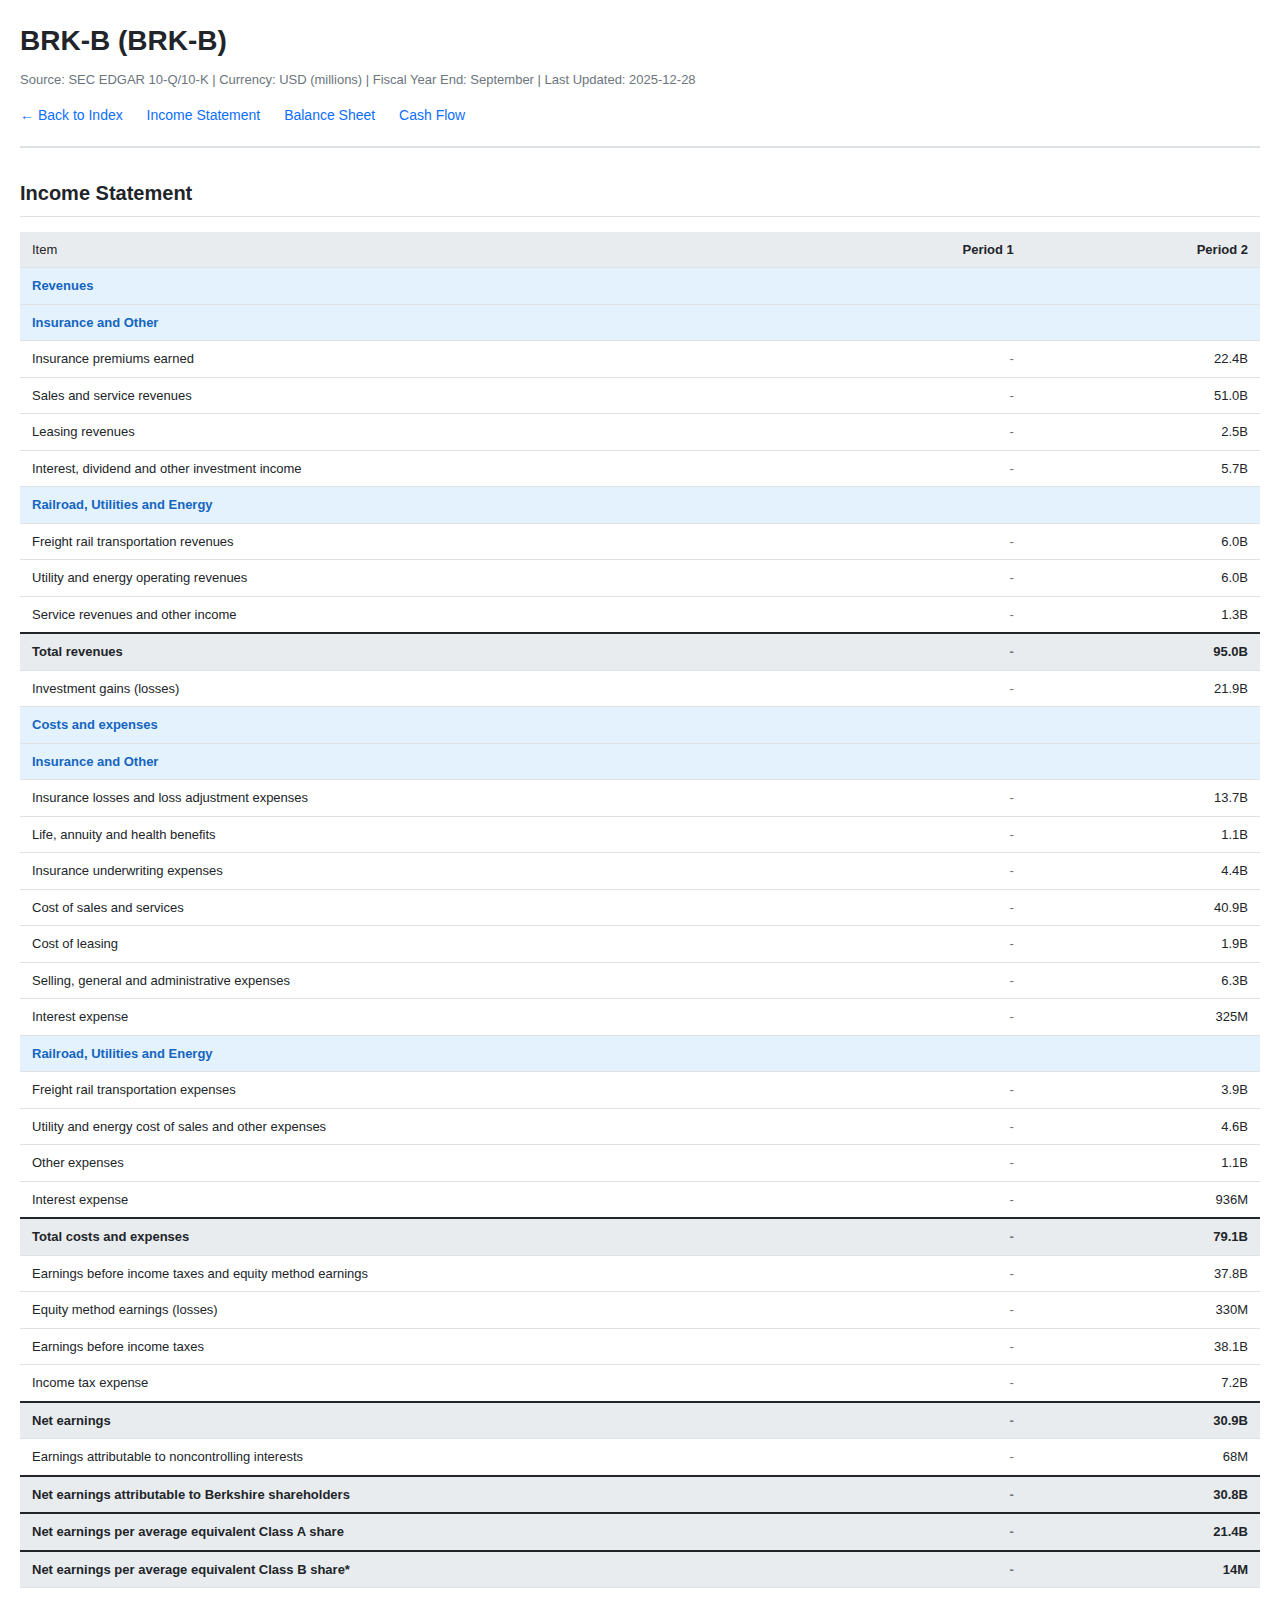
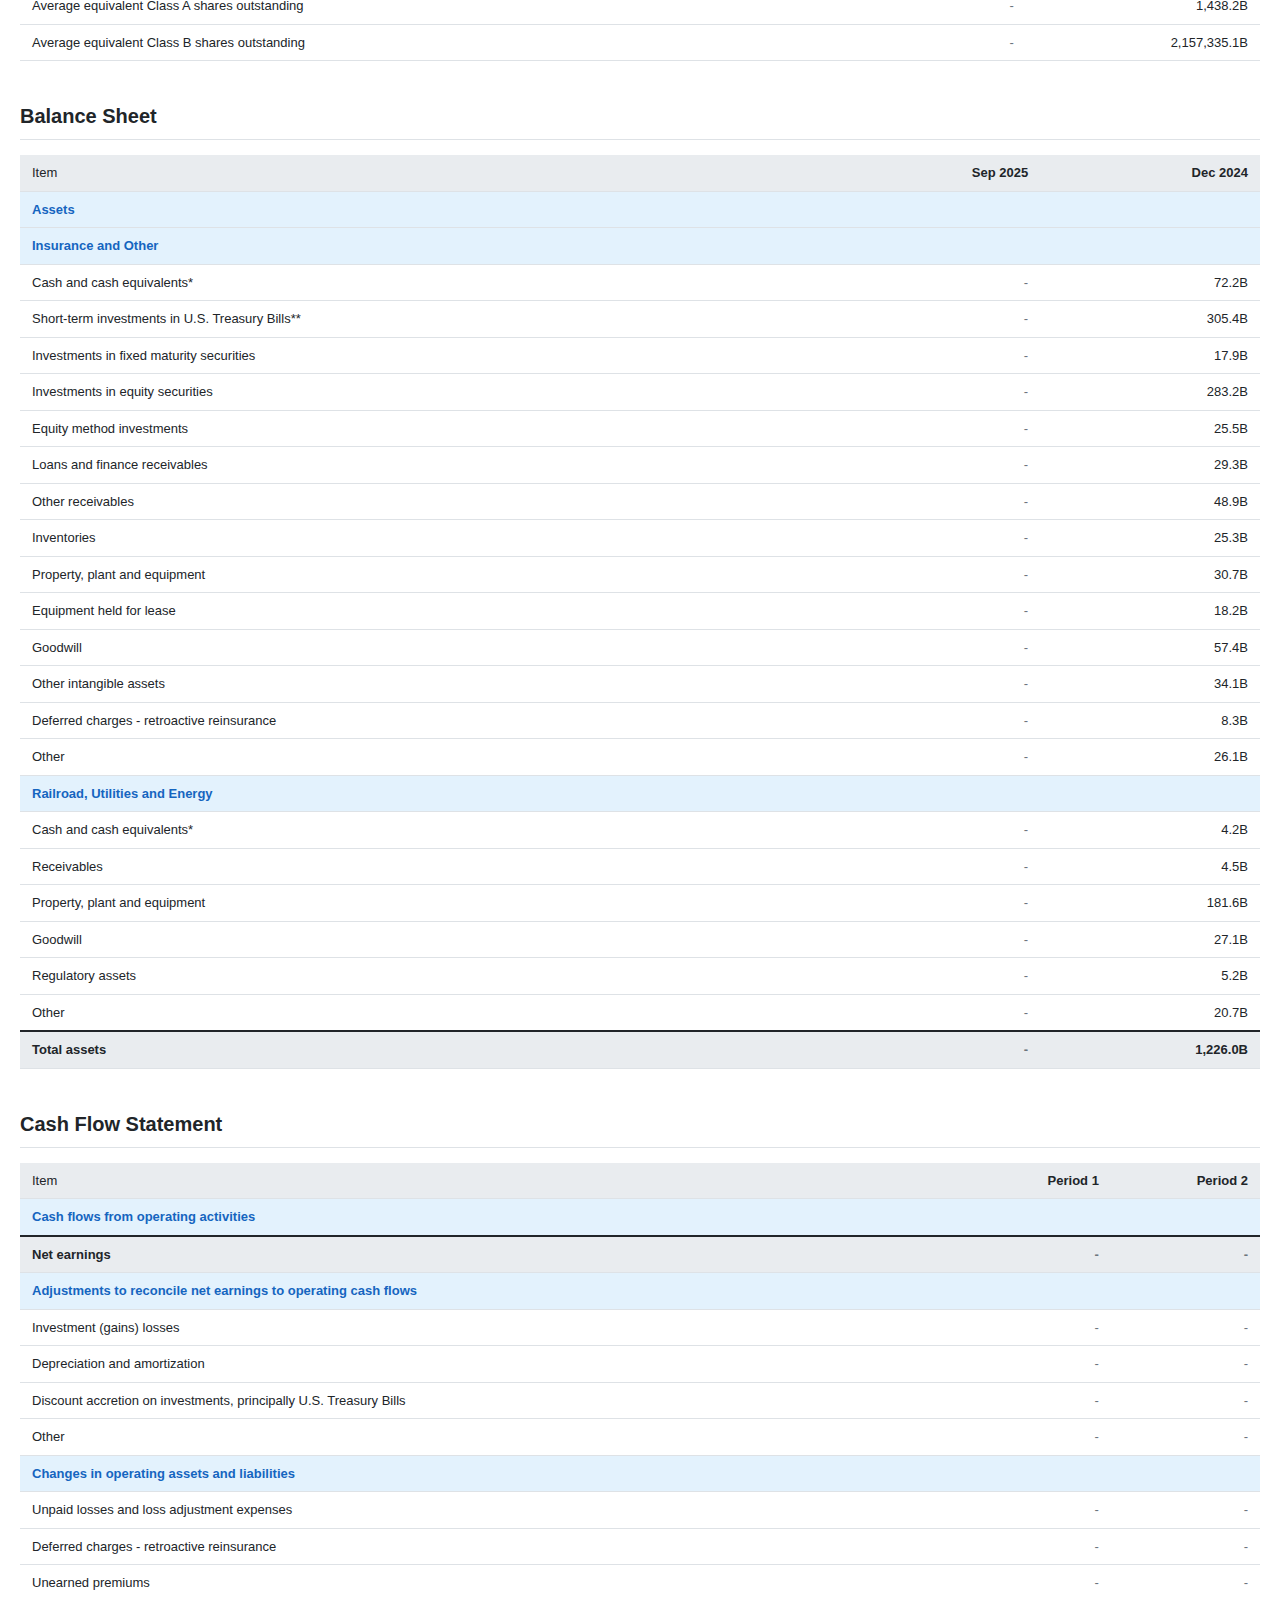
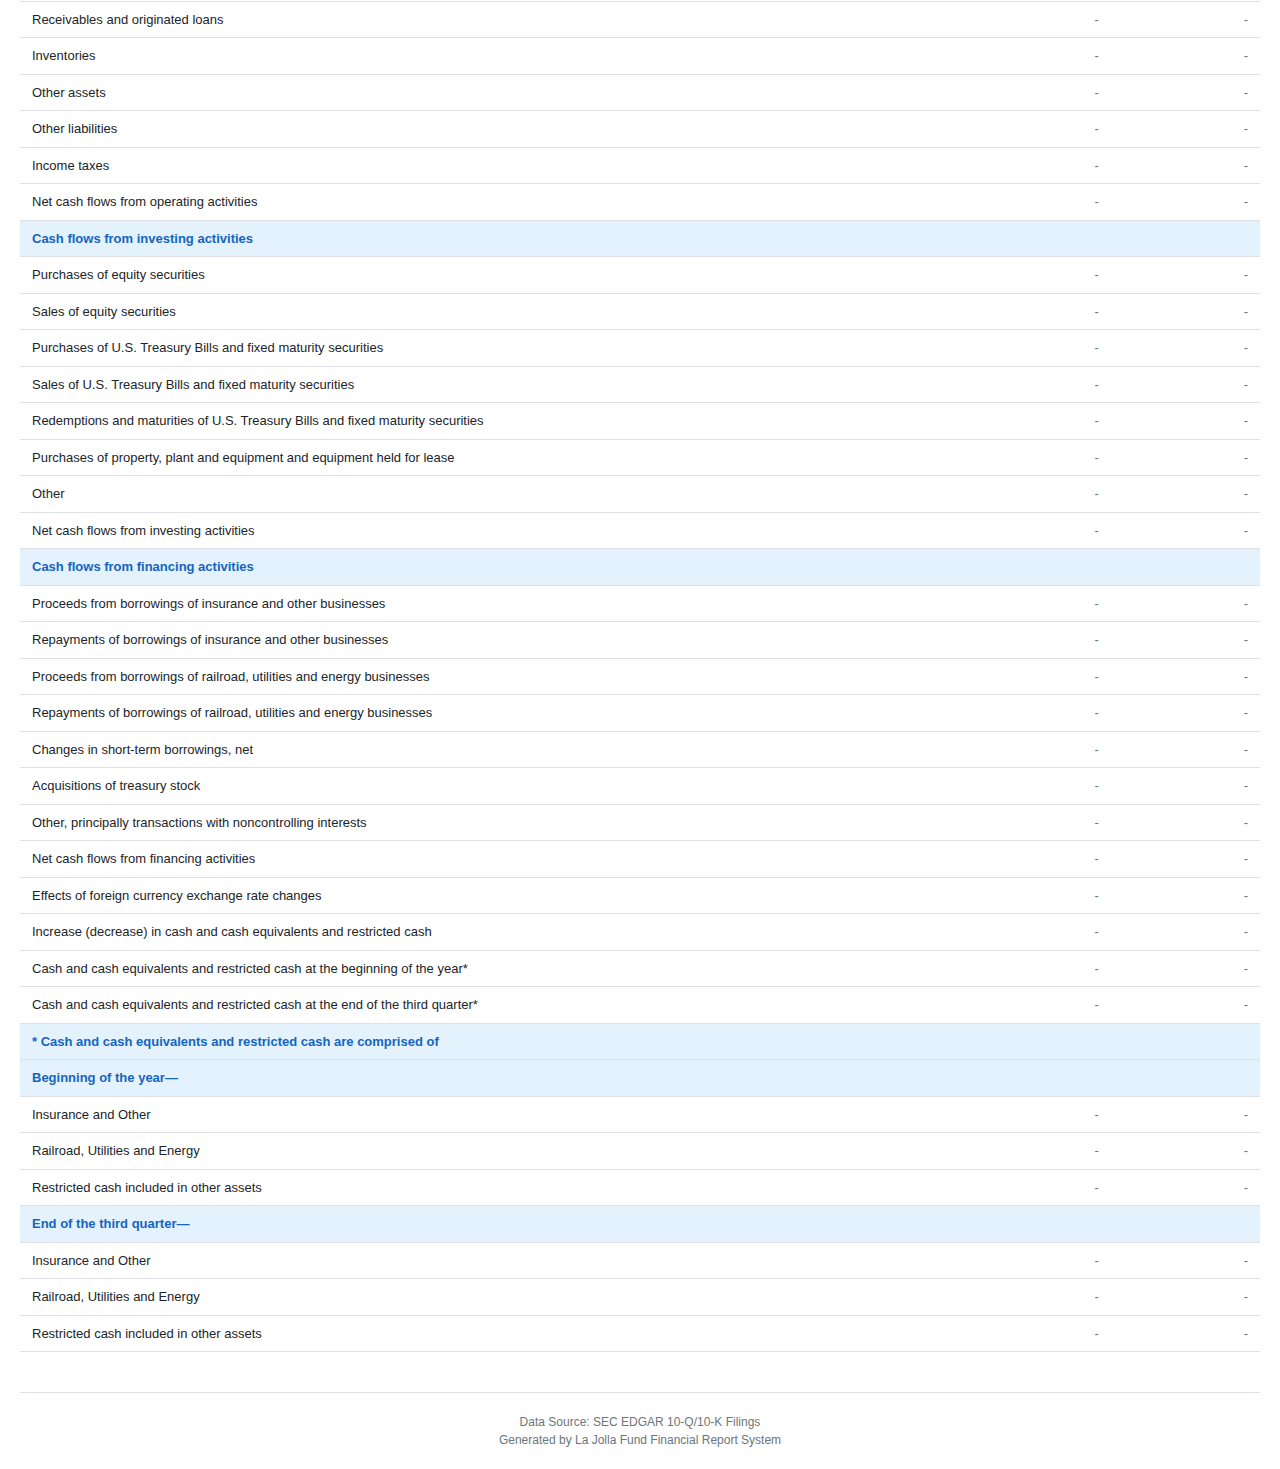
<file: BRK_B.html>
<!DOCTYPE html>
<html lang="en">
<head>
    <meta charset="UTF-8">
    <meta name="viewport" content="width=device-width, initial-scale=1.0">
    <title>BRK-B - Financial Statements</title>
    <link rel="stylesheet" href="assets/style.css">
</head>
<body>
    <header>
        <h1>BRK-B (BRK-B)</h1>
        <p class="meta">
            Source: SEC EDGAR 10-Q/10-K |
            Currency: USD (millions) |
            Fiscal Year End: September |
            Last Updated: 2025-12-28
        </p>
        <nav>
            <a href="index.html">&larr; Back to Index</a>
            <a href="#income-statement">Income Statement</a>
            <a href="#balance-sheet">Balance Sheet</a>
            <a href="#cash-flow">Cash Flow</a>
        </nav>
    </header>

    <main>
        <section id="income-statement">
            <h2>Income Statement</h2>
            <div class="table-wrapper">
                <table><thead><tr><th>Item</th><th>Period 1</th><th>Period 2</th></tr></thead><tbody><tr class="section-header"><td colspan="3">Revenues</td></tr><tr class="section-header"><td colspan="3">Insurance and Other</td></tr><tr><td>Insurance premiums earned</td><td><span class="nil">-</span></td><td>22.4B</td></tr><tr><td>Sales and service revenues</td><td><span class="nil">-</span></td><td>51.0B</td></tr><tr><td>Leasing revenues</td><td><span class="nil">-</span></td><td>2.5B</td></tr><tr><td>Interest, dividend and other investment income</td><td><span class="nil">-</span></td><td>5.7B</td></tr><tr class="section-header"><td colspan="3">Railroad, Utilities and Energy</td></tr><tr><td>Freight rail transportation revenues</td><td><span class="nil">-</span></td><td>6.0B</td></tr><tr><td>Utility and energy operating revenues</td><td><span class="nil">-</span></td><td>6.0B</td></tr><tr><td>Service revenues and other income</td><td><span class="nil">-</span></td><td>1.3B</td></tr><tr class="total"><td>Total revenues</td><td><span class="nil">-</span></td><td>95.0B</td></tr><tr><td>Investment gains (losses)</td><td><span class="nil">-</span></td><td>21.9B</td></tr><tr class="section-header"><td colspan="3">Costs and expenses</td></tr><tr class="section-header"><td colspan="3">Insurance and Other</td></tr><tr><td>Insurance losses and loss adjustment expenses</td><td><span class="nil">-</span></td><td>13.7B</td></tr><tr><td>Life, annuity and health benefits</td><td><span class="nil">-</span></td><td>1.1B</td></tr><tr><td>Insurance underwriting expenses</td><td><span class="nil">-</span></td><td>4.4B</td></tr><tr><td>Cost of sales and services</td><td><span class="nil">-</span></td><td>40.9B</td></tr><tr><td>Cost of leasing</td><td><span class="nil">-</span></td><td>1.9B</td></tr><tr><td>Selling, general and administrative expenses</td><td><span class="nil">-</span></td><td>6.3B</td></tr><tr><td>Interest expense</td><td><span class="nil">-</span></td><td>325M</td></tr><tr class="section-header"><td colspan="3">Railroad, Utilities and Energy</td></tr><tr><td>Freight rail transportation expenses</td><td><span class="nil">-</span></td><td>3.9B</td></tr><tr><td>Utility and energy cost of sales and other expenses</td><td><span class="nil">-</span></td><td>4.6B</td></tr><tr><td>Other expenses</td><td><span class="nil">-</span></td><td>1.1B</td></tr><tr><td>Interest expense</td><td><span class="nil">-</span></td><td>936M</td></tr><tr class="total"><td>Total costs and expenses</td><td><span class="nil">-</span></td><td>79.1B</td></tr><tr><td>Earnings before income taxes and equity method earnings</td><td><span class="nil">-</span></td><td>37.8B</td></tr><tr><td>Equity method earnings (losses)</td><td><span class="nil">-</span></td><td>330M</td></tr><tr><td>Earnings before income taxes</td><td><span class="nil">-</span></td><td>38.1B</td></tr><tr><td>Income tax expense</td><td><span class="nil">-</span></td><td>7.2B</td></tr><tr class="total"><td>Net earnings</td><td><span class="nil">-</span></td><td>30.9B</td></tr><tr><td>Earnings attributable to noncontrolling interests</td><td><span class="nil">-</span></td><td>68M</td></tr><tr class="total"><td>Net earnings attributable to Berkshire shareholders</td><td><span class="nil">-</span></td><td>30.8B</td></tr><tr class="total"><td>Net earnings per average equivalent Class A share</td><td><span class="nil">-</span></td><td>21.4B</td></tr><tr class="total"><td>Net earnings per average equivalent Class B share*</td><td><span class="nil">-</span></td><td>14M</td></tr><tr><td>Average equivalent Class A shares outstanding</td><td><span class="nil">-</span></td><td>1,438.2B</td></tr><tr><td>Average equivalent Class B shares outstanding</td><td><span class="nil">-</span></td><td>2,157,335.1B</td></tr></tbody></table>
            </div>
        </section>

        <section id="balance-sheet">
            <h2>Balance Sheet</h2>
            <div class="table-wrapper">
                <table><thead><tr><th>Item</th><th>Sep 2025</th><th>Dec 2024</th></tr></thead><tbody><tr class="section-header"><td colspan="3">Assets</td></tr><tr class="section-header"><td colspan="3">Insurance and Other</td></tr><tr><td>Cash and cash equivalents*</td><td><span class="nil">-</span></td><td>72.2B</td></tr><tr><td>Short-term investments in U.S. Treasury Bills**</td><td><span class="nil">-</span></td><td>305.4B</td></tr><tr><td>Investments in fixed maturity securities</td><td><span class="nil">-</span></td><td>17.9B</td></tr><tr><td>Investments in equity securities</td><td><span class="nil">-</span></td><td>283.2B</td></tr><tr><td>Equity method investments</td><td><span class="nil">-</span></td><td>25.5B</td></tr><tr><td>Loans and finance receivables</td><td><span class="nil">-</span></td><td>29.3B</td></tr><tr><td>Other receivables</td><td><span class="nil">-</span></td><td>48.9B</td></tr><tr><td>Inventories</td><td><span class="nil">-</span></td><td>25.3B</td></tr><tr><td>Property, plant and equipment</td><td><span class="nil">-</span></td><td>30.7B</td></tr><tr><td>Equipment held for lease</td><td><span class="nil">-</span></td><td>18.2B</td></tr><tr><td>Goodwill</td><td><span class="nil">-</span></td><td>57.4B</td></tr><tr><td>Other intangible assets</td><td><span class="nil">-</span></td><td>34.1B</td></tr><tr><td>Deferred charges - retroactive reinsurance</td><td><span class="nil">-</span></td><td>8.3B</td></tr><tr><td>Other</td><td><span class="nil">-</span></td><td>26.1B</td></tr><tr class="section-header"><td colspan="3">Railroad, Utilities and Energy</td></tr><tr><td>Cash and cash equivalents*</td><td><span class="nil">-</span></td><td>4.2B</td></tr><tr><td>Receivables</td><td><span class="nil">-</span></td><td>4.5B</td></tr><tr><td>Property, plant and equipment</td><td><span class="nil">-</span></td><td>181.6B</td></tr><tr><td>Goodwill</td><td><span class="nil">-</span></td><td>27.1B</td></tr><tr><td>Regulatory assets</td><td><span class="nil">-</span></td><td>5.2B</td></tr><tr><td>Other</td><td><span class="nil">-</span></td><td>20.7B</td></tr><tr class="total"><td>Total assets</td><td><span class="nil">-</span></td><td>1,226.0B</td></tr></tbody></table>
            </div>
        </section>

        <section id="cash-flow">
            <h2>Cash Flow Statement</h2>
            <div class="table-wrapper">
                <table><thead><tr><th>Item</th><th>Period 1</th><th>Period 2</th></tr></thead><tbody><tr class="section-header"><td colspan="3">Cash flows from operating activities</td></tr><tr class="total"><td>Net earnings</td><td><span class="nil">-</span></td><td><span class="nil">-</span></td></tr><tr class="section-header"><td colspan="3">Adjustments to reconcile net earnings to operating cash flows</td></tr><tr><td>Investment (gains) losses</td><td><span class="nil">-</span></td><td><span class="nil">-</span></td></tr><tr><td>Depreciation and amortization</td><td><span class="nil">-</span></td><td><span class="nil">-</span></td></tr><tr><td>Discount accretion on investments, principally U.S. Treasury Bills</td><td><span class="nil">-</span></td><td><span class="nil">-</span></td></tr><tr><td>Other</td><td><span class="nil">-</span></td><td><span class="nil">-</span></td></tr><tr class="section-header"><td colspan="3">Changes in operating assets and liabilities</td></tr><tr><td>Unpaid losses and loss adjustment expenses</td><td><span class="nil">-</span></td><td><span class="nil">-</span></td></tr><tr><td>Deferred charges - retroactive reinsurance</td><td><span class="nil">-</span></td><td><span class="nil">-</span></td></tr><tr><td>Unearned premiums</td><td><span class="nil">-</span></td><td><span class="nil">-</span></td></tr><tr><td>Receivables and originated loans</td><td><span class="nil">-</span></td><td><span class="nil">-</span></td></tr><tr><td>Inventories</td><td><span class="nil">-</span></td><td><span class="nil">-</span></td></tr><tr><td>Other assets</td><td><span class="nil">-</span></td><td><span class="nil">-</span></td></tr><tr><td>Other liabilities</td><td><span class="nil">-</span></td><td><span class="nil">-</span></td></tr><tr><td>Income taxes</td><td><span class="nil">-</span></td><td><span class="nil">-</span></td></tr><tr><td>Net cash flows from operating activities</td><td><span class="nil">-</span></td><td><span class="nil">-</span></td></tr><tr class="section-header"><td colspan="3">Cash flows from investing activities</td></tr><tr><td>Purchases of equity securities</td><td><span class="nil">-</span></td><td><span class="nil">-</span></td></tr><tr><td>Sales of equity securities</td><td><span class="nil">-</span></td><td><span class="nil">-</span></td></tr><tr><td>Purchases of U.S. Treasury Bills and fixed maturity securities</td><td><span class="nil">-</span></td><td><span class="nil">-</span></td></tr><tr><td>Sales of U.S. Treasury Bills and fixed maturity securities</td><td><span class="nil">-</span></td><td><span class="nil">-</span></td></tr><tr><td>Redemptions and maturities of U.S. Treasury Bills and fixed maturity securities</td><td><span class="nil">-</span></td><td><span class="nil">-</span></td></tr><tr><td>Purchases of property, plant and equipment and equipment held for lease</td><td><span class="nil">-</span></td><td><span class="nil">-</span></td></tr><tr><td>Other</td><td><span class="nil">-</span></td><td><span class="nil">-</span></td></tr><tr><td>Net cash flows from investing activities</td><td><span class="nil">-</span></td><td><span class="nil">-</span></td></tr><tr class="section-header"><td colspan="3">Cash flows from financing activities</td></tr><tr><td>Proceeds from borrowings of insurance and other businesses</td><td><span class="nil">-</span></td><td><span class="nil">-</span></td></tr><tr><td>Repayments of borrowings of insurance and other businesses</td><td><span class="nil">-</span></td><td><span class="nil">-</span></td></tr><tr><td>Proceeds from borrowings of railroad, utilities and energy businesses</td><td><span class="nil">-</span></td><td><span class="nil">-</span></td></tr><tr><td>Repayments of borrowings of railroad, utilities and energy businesses</td><td><span class="nil">-</span></td><td><span class="nil">-</span></td></tr><tr><td>Changes in short-term borrowings, net</td><td><span class="nil">-</span></td><td><span class="nil">-</span></td></tr><tr><td>Acquisitions of treasury stock</td><td><span class="nil">-</span></td><td><span class="nil">-</span></td></tr><tr><td>Other, principally transactions with noncontrolling interests</td><td><span class="nil">-</span></td><td><span class="nil">-</span></td></tr><tr><td>Net cash flows from financing activities</td><td><span class="nil">-</span></td><td><span class="nil">-</span></td></tr><tr><td>Effects of foreign currency exchange rate changes</td><td><span class="nil">-</span></td><td><span class="nil">-</span></td></tr><tr><td>Increase (decrease) in cash and cash equivalents and restricted cash</td><td><span class="nil">-</span></td><td><span class="nil">-</span></td></tr><tr><td>Cash and cash equivalents and restricted cash at the beginning of the year*</td><td><span class="nil">-</span></td><td><span class="nil">-</span></td></tr><tr><td>Cash and cash equivalents and restricted cash at the end of the third quarter*</td><td><span class="nil">-</span></td><td><span class="nil">-</span></td></tr><tr class="section-header"><td colspan="3">* Cash and cash equivalents and restricted cash are comprised of</td></tr><tr class="section-header"><td colspan="3">Beginning of the year—</td></tr><tr><td>Insurance and Other</td><td><span class="nil">-</span></td><td><span class="nil">-</span></td></tr><tr><td>Railroad, Utilities and Energy</td><td><span class="nil">-</span></td><td><span class="nil">-</span></td></tr><tr><td>Restricted cash included in other assets</td><td><span class="nil">-</span></td><td><span class="nil">-</span></td></tr><tr class="section-header"><td colspan="3">End of the third quarter—</td></tr><tr><td>Insurance and Other</td><td><span class="nil">-</span></td><td><span class="nil">-</span></td></tr><tr><td>Railroad, Utilities and Energy</td><td><span class="nil">-</span></td><td><span class="nil">-</span></td></tr><tr><td>Restricted cash included in other assets</td><td><span class="nil">-</span></td><td><span class="nil">-</span></td></tr></tbody></table>
            </div>
        </section>
    </main>

    <footer>
        <p>Data Source: SEC EDGAR 10-Q/10-K Filings</p>
        <p>Generated by La Jolla Fund Financial Report System</p>
    </footer>
</body>
</html>
</file>
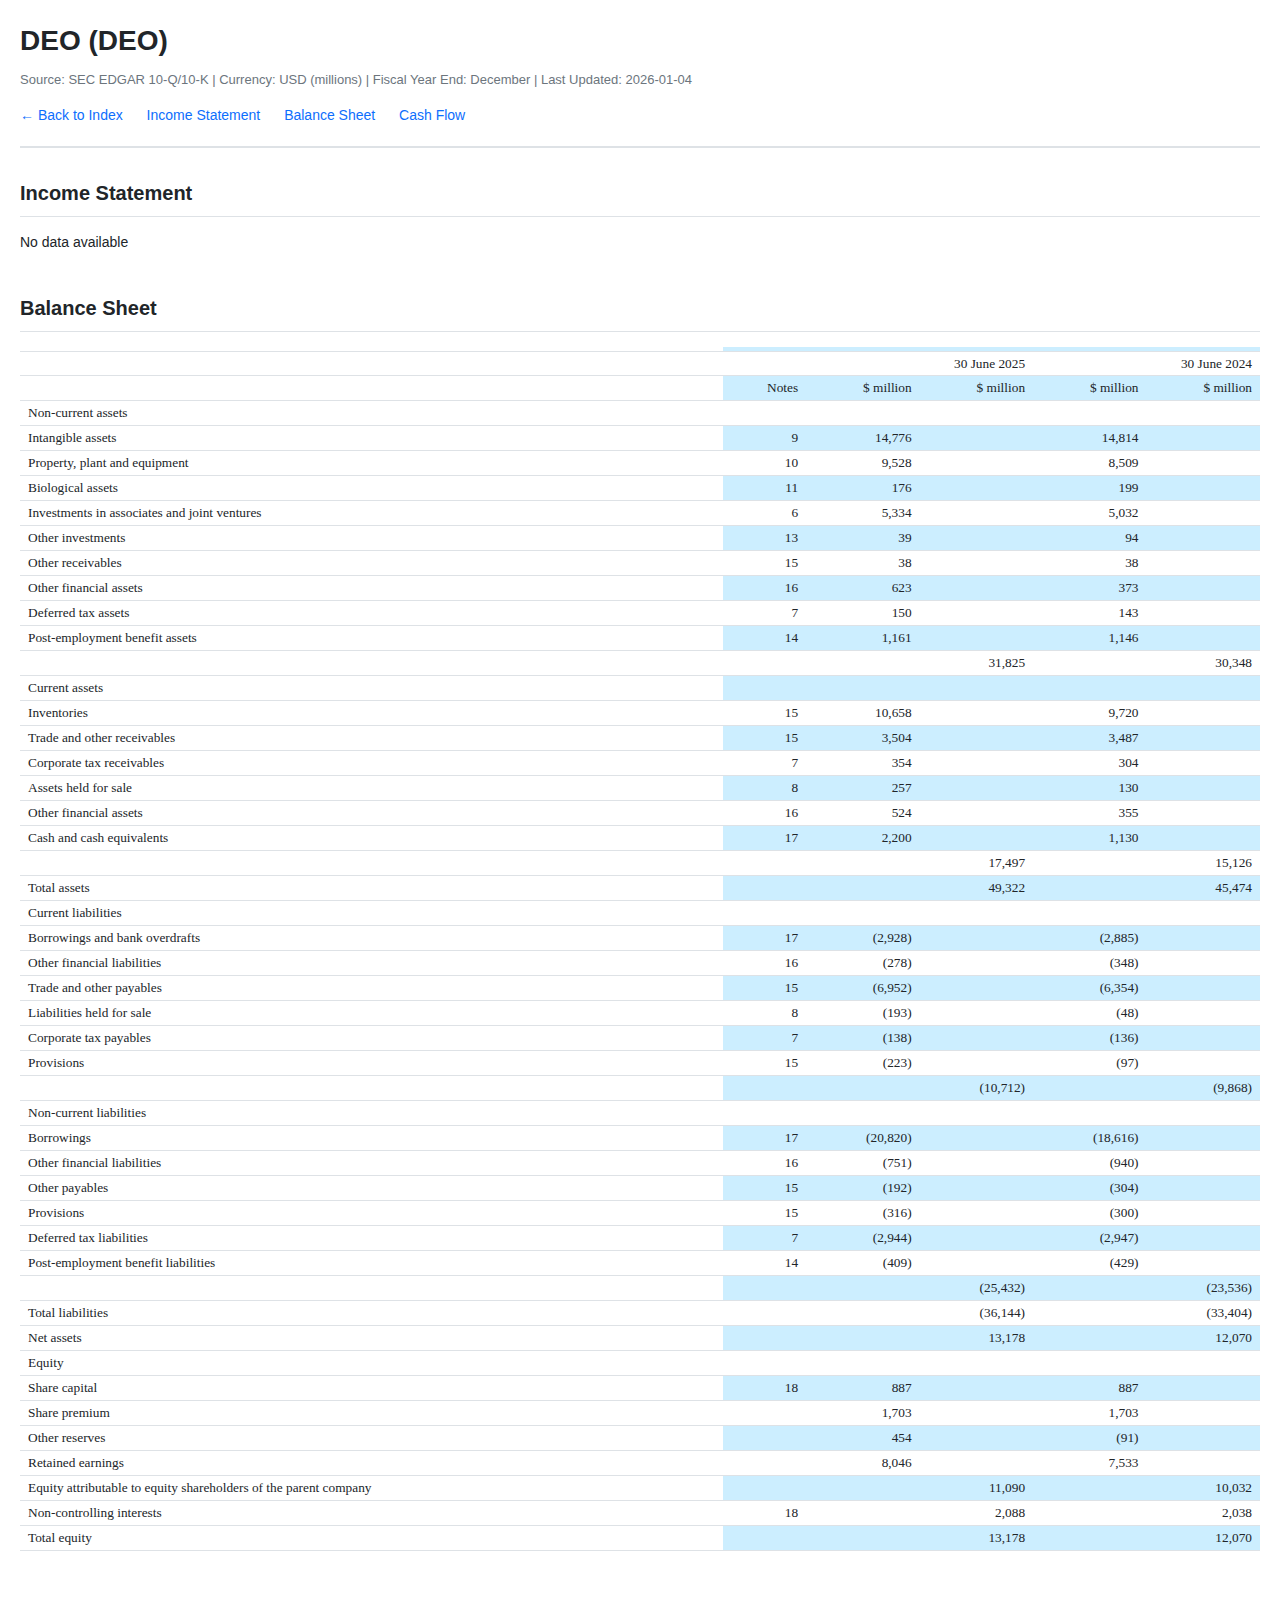
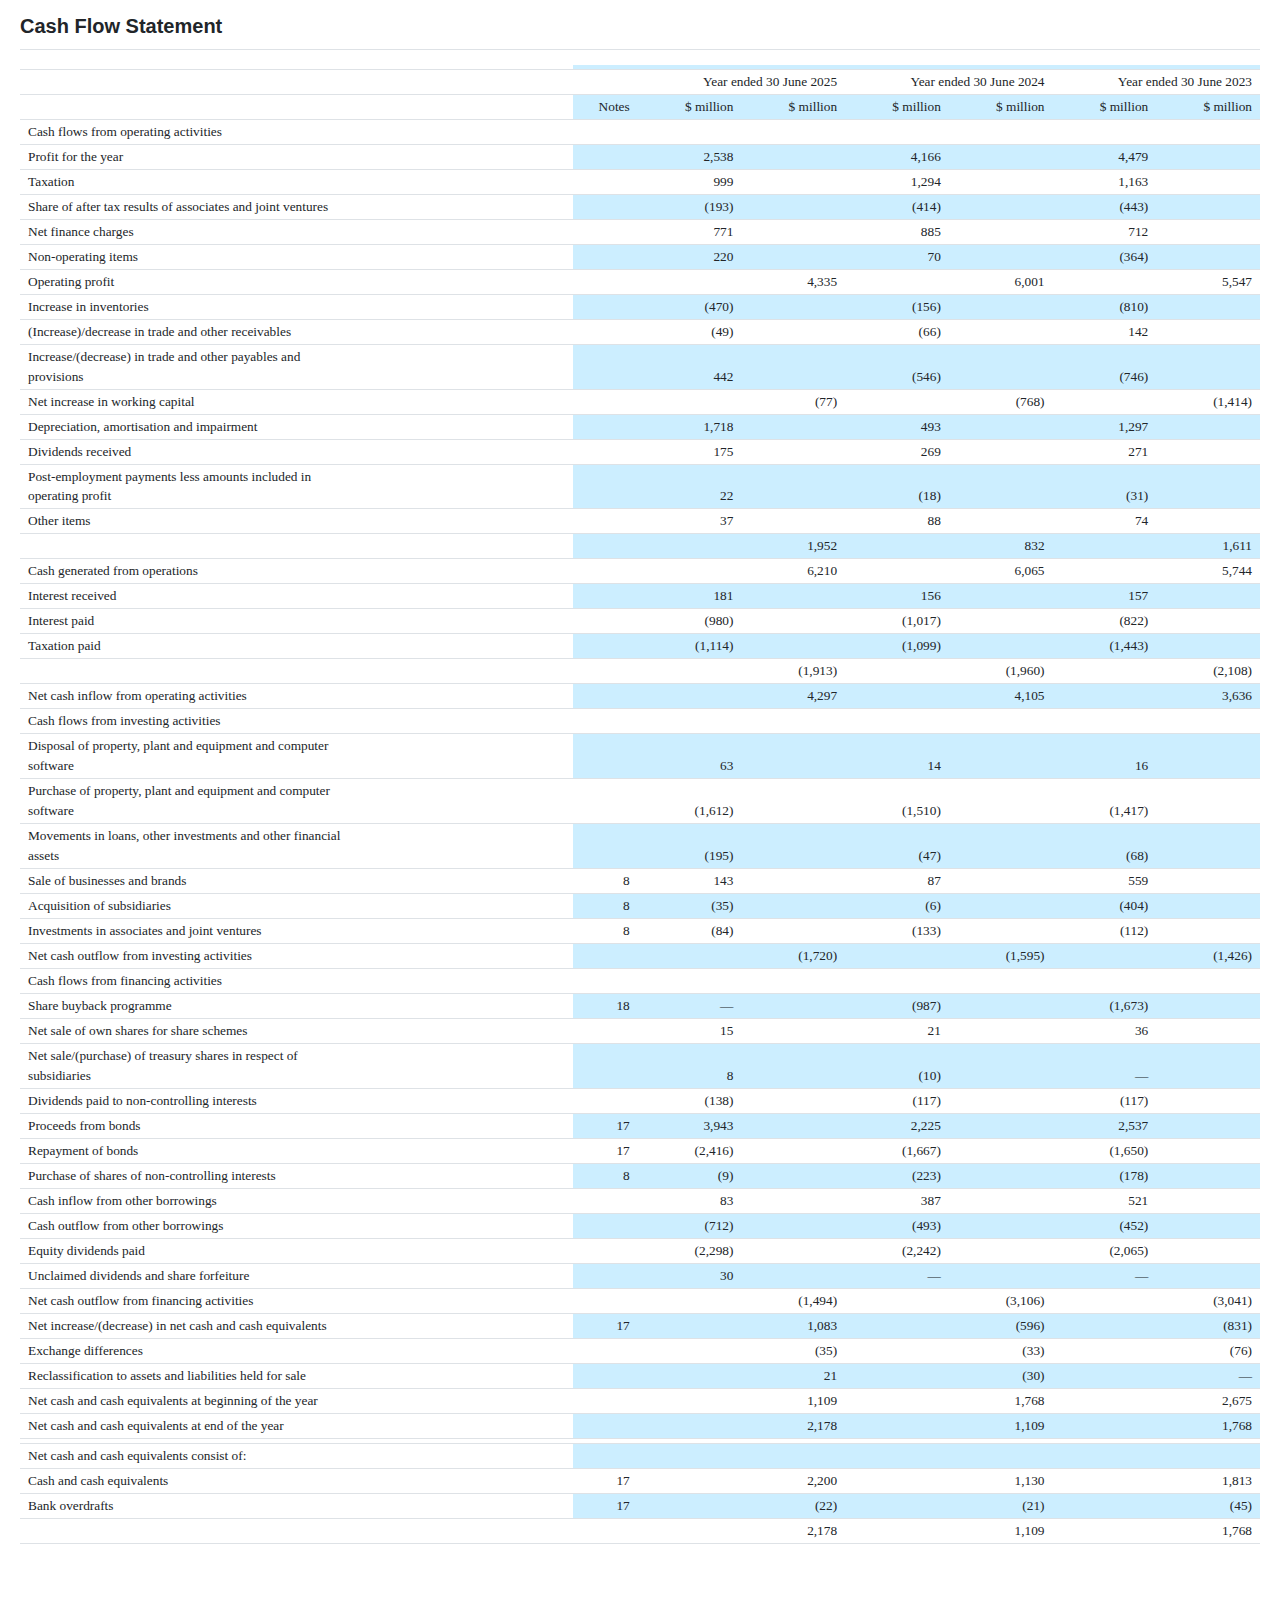
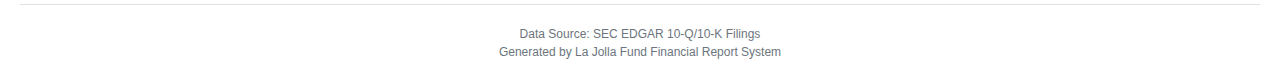
<file: DEO.html>
<!DOCTYPE html>
<html lang="en">
<head>
    <meta charset="UTF-8">
    <meta name="viewport" content="width=device-width, initial-scale=1.0">
    <title>DEO - Financial Statements</title>
    <link rel="stylesheet" href="assets/style.css">
</head>
<body>
    <header>
        <h1>DEO (DEO)</h1>
        <p class="meta">
            Source: SEC EDGAR 10-Q/10-K |
            Currency: USD (millions) |
            Fiscal Year End: December |
            Last Updated: 2026-01-04
        </p>
        <nav>
            <a href="index.html">&larr; Back to Index</a>
            <a href="#income-statement">Income Statement</a>
            <a href="#balance-sheet">Balance Sheet</a>
            <a href="#cash-flow">Cash Flow</a>
        </nav>
    </header>

    <main>
        <section id="income-statement">
            <h2>Income Statement</h2>
            <div class="table-wrapper">
                <p>No data available</p>
            </div>
        </section>

        <section id="balance-sheet">
            <h2>Balance Sheet</h2>
            <div class="table-wrapper">
                <div class="table-wrapper"><table class="sec-table"><tbody><tr><td colspan="1" rowspan="1"></td><td colspan="1" rowspan="1"></td><td colspan="1" rowspan="1"></td><td colspan="1" rowspan="1"></td><td colspan="1" rowspan="1"></td><td colspan="1" rowspan="1"></td></tr><tr><td colspan="1" rowspan="1"></td><td colspan="1" rowspan="1"></td><td colspan="2" rowspan="1"><div><div><div><span>30 June 2025</span></div></div></div></td><td colspan="2" rowspan="1"><div><div><div><span>30 June 2024</span></div></div></div></td></tr><tr><td colspan="1" rowspan="1"></td><td colspan="1" rowspan="1"><div><div><div><span>Notes</span></div></div></div></td><td colspan="1" rowspan="1"><div><div><div><span>$ million</span></div></div></div></td><td colspan="1" rowspan="1"><div><div><div><span>$ million</span></div></div></div></td><td colspan="1" rowspan="1"><div><div><div><span>$ million</span></div></div></div></td><td colspan="1" rowspan="1"><div><div><div><span>$ million</span></div></div></div></td></tr><tr><td colspan="1" rowspan="1"><div><div><div><span>Non-current assets</span></div></div></div></td><td colspan="1" rowspan="1"></td><td colspan="1" rowspan="1"></td><td colspan="1" rowspan="1"></td><td colspan="1" rowspan="1"></td><td colspan="1" rowspan="1"></td></tr><tr><td colspan="1" rowspan="1"><div><div><div><span>Intangible assets</span></div></div></div></td><td colspan="1" rowspan="1"><div><div><div><span>9</span></div></div></div></td><td colspan="1" rowspan="1"><div><div><div><span><span>14,776</span></span></div></div></div></td><td colspan="1" rowspan="1"></td><td colspan="1" rowspan="1"><div><div><div><span><span>14,814</span></span></div></div></div></td><td colspan="1" rowspan="1"></td></tr><tr><td colspan="1" rowspan="1"><div><div><div><span>Property, plant and equipment</span></div></div></div></td><td colspan="1" rowspan="1"><div><div><div><span>10</span></div></div></div></td><td colspan="1" rowspan="1"><div><div><div><span><span>9,528</span></span></div></div></div></td><td colspan="1" rowspan="1"></td><td colspan="1" rowspan="1"><div><div><div><span><span>8,509</span></span></div></div></div></td><td colspan="1" rowspan="1"></td></tr><tr><td colspan="1" rowspan="1"><div><div><div><span>Biological assets</span></div></div></div></td><td colspan="1" rowspan="1"><div><div><div><span>11</span></div></div></div></td><td colspan="1" rowspan="1"><div><div><div><span><span>176</span></span></div></div></div></td><td colspan="1" rowspan="1"></td><td colspan="1" rowspan="1"><div><div><div><span><span>199</span></span></div></div></div></td><td colspan="1" rowspan="1"></td></tr><tr><td colspan="1" rowspan="1"><div><div><div><span>Investments in associates and joint ventures</span></div></div></div></td><td colspan="1" rowspan="1"><div><div><div><span>6</span></div></div></div></td><td colspan="1" rowspan="1"><div><div><div><span><span>5,334</span></span></div></div></div></td><td colspan="1" rowspan="1"></td><td colspan="1" rowspan="1"><div><div><div><span><span>5,032</span></span></div></div></div></td><td colspan="1" rowspan="1"></td></tr><tr><td colspan="1" rowspan="1"><div><div><div><span>Other investments</span></div></div></div></td><td colspan="1" rowspan="1"><div><div><div><span>13</span></div></div></div></td><td colspan="1" rowspan="1"><div><div><div><span><span>39</span></span></div></div></div></td><td colspan="1" rowspan="1"></td><td colspan="1" rowspan="1"><div><div><div><span><span>94</span></span></div></div></div></td><td colspan="1" rowspan="1"></td></tr><tr><td colspan="1" rowspan="1"><div><div><div><span>Other receivables</span></div></div></div></td><td colspan="1" rowspan="1"><div><div><div><span>15</span></div></div></div></td><td colspan="1" rowspan="1"><div><div><div><span><span>38</span></span></div></div></div></td><td colspan="1" rowspan="1"></td><td colspan="1" rowspan="1"><div><div><div><span><span>38</span></span></div></div></div></td><td colspan="1" rowspan="1"></td></tr><tr><td colspan="1" rowspan="1"><div><div><div><span>Other financial assets</span></div></div></div></td><td colspan="1" rowspan="1"><div><div><div><span>16</span></div></div></div></td><td colspan="1" rowspan="1"><div><div><div><span><span>623</span></span></div></div></div></td><td colspan="1" rowspan="1"></td><td colspan="1" rowspan="1"><div><div><div><span><span>373</span></span></div></div></div></td><td colspan="1" rowspan="1"></td></tr><tr><td colspan="1" rowspan="1"><div><div><div><span>Deferred tax assets</span></div></div></div></td><td colspan="1" rowspan="1"><div><div><div><span>7</span></div></div></div></td><td colspan="1" rowspan="1"><div><div><div><span><span>150</span></span></div></div></div></td><td colspan="1" rowspan="1"></td><td colspan="1" rowspan="1"><div><div><div><span><span>143</span></span></div></div></div></td><td colspan="1" rowspan="1"></td></tr><tr><td colspan="1" rowspan="1"><div><div><div><span>Post-employment benefit assets</span></div></div></div></td><td colspan="1" rowspan="1"><div><div><div><span>14</span></div></div></div></td><td colspan="1" rowspan="1"><div><div><div><span><span>1,161</span></span></div></div></div></td><td colspan="1" rowspan="1"></td><td colspan="1" rowspan="1"><div><div><div><span><span>1,146</span></span></div></div></div></td><td colspan="1" rowspan="1"></td></tr><tr><td colspan="1" rowspan="1"></td><td colspan="1" rowspan="1"></td><td colspan="1" rowspan="1"></td><td colspan="1" rowspan="1"><div><div><div><span><span>31,825</span></span></div></div></div></td><td colspan="1" rowspan="1"></td><td colspan="1" rowspan="1"><div><div><div><span><span>30,348</span></span></div></div></div></td></tr><tr><td colspan="1" rowspan="1"><div><div><div><span>Current assets</span></div></div></div></td><td colspan="1" rowspan="1"></td><td colspan="1" rowspan="1"></td><td colspan="1" rowspan="1"></td><td colspan="1" rowspan="1"></td><td colspan="1" rowspan="1"></td></tr><tr><td colspan="1" rowspan="1"><div><div><div><span>Inventories</span></div></div></div></td><td colspan="1" rowspan="1"><div><div><div><span>15</span></div></div></div></td><td colspan="1" rowspan="1"><div><div><div><span><span>10,658</span></span></div></div></div></td><td colspan="1" rowspan="1"></td><td colspan="1" rowspan="1"><div><div><div><span><span>9,720</span></span></div></div></div></td><td colspan="1" rowspan="1"></td></tr><tr><td colspan="1" rowspan="1"><div><div><div><span>Trade and other receivables</span></div></div></div></td><td colspan="1" rowspan="1"><div><div><div><span>15</span></div></div></div></td><td colspan="1" rowspan="1"><div><div><div><span><span>3,504</span></span></div></div></div></td><td colspan="1" rowspan="1"></td><td colspan="1" rowspan="1"><div><div><div><span><span>3,487</span></span></div></div></div></td><td colspan="1" rowspan="1"></td></tr><tr><td colspan="1" rowspan="1"><div><div><div><span>Corporate tax receivables</span></div></div></div></td><td colspan="1" rowspan="1"><div><div><div><span>7</span></div></div></div></td><td colspan="1" rowspan="1"><div><div><div><span><span>354</span></span></div></div></div></td><td colspan="1" rowspan="1"></td><td colspan="1" rowspan="1"><div><div><div><span><span>304</span></span></div></div></div></td><td colspan="1" rowspan="1"></td></tr><tr><td colspan="1" rowspan="1"><div><div><div><span>Assets held for sale</span></div></div></div></td><td colspan="1" rowspan="1"><div><div><div><span>8</span></div></div></div></td><td colspan="1" rowspan="1"><div><div><div><span><span>257</span></span></div></div></div></td><td colspan="1" rowspan="1"></td><td colspan="1" rowspan="1"><div><div><div><span><span>130</span></span></div></div></div></td><td colspan="1" rowspan="1"></td></tr><tr><td colspan="1" rowspan="1"><div><div><div><span>Other financial assets</span></div></div></div></td><td colspan="1" rowspan="1"><div><div><div><span>16</span></div></div></div></td><td colspan="1" rowspan="1"><div><div><div><span><span>524</span></span></div></div></div></td><td colspan="1" rowspan="1"></td><td colspan="1" rowspan="1"><div><div><div><span><span>355</span></span></div></div></div></td><td colspan="1" rowspan="1"></td></tr><tr><td colspan="1" rowspan="1"><div><div><div><span>Cash and cash equivalents</span></div></div></div></td><td colspan="1" rowspan="1"><div><div><div><span>17</span></div></div></div></td><td colspan="1" rowspan="1"><div><div><div><span><span>2,200</span></span></div></div></div></td><td colspan="1" rowspan="1"></td><td colspan="1" rowspan="1"><div><div><div><span><span>1,130</span></span></div></div></div></td><td colspan="1" rowspan="1"></td></tr><tr><td colspan="1" rowspan="1"></td><td colspan="1" rowspan="1"></td><td colspan="1" rowspan="1"></td><td colspan="1" rowspan="1"><div><div><div><span><span>17,497</span></span></div></div></div></td><td colspan="1" rowspan="1"></td><td colspan="1" rowspan="1"><div><div><div><span><span>15,126</span></span></div></div></div></td></tr><tr><td colspan="1" rowspan="1"><div><div><div><span>Total assets</span></div></div></div></td><td colspan="1" rowspan="1"></td><td colspan="1" rowspan="1"></td><td colspan="1" rowspan="1"><div><div><div><span><span>49,322</span></span></div></div></div></td><td colspan="1" rowspan="1"></td><td colspan="1" rowspan="1"><div><div><div><span><span>45,474</span></span></div></div></div></td></tr><tr><td colspan="1" rowspan="1"><div><div><div><span>Current liabilities</span></div></div></div></td><td colspan="1" rowspan="1"></td><td colspan="1" rowspan="1"></td><td colspan="1" rowspan="1"></td><td colspan="1" rowspan="1"></td><td colspan="1" rowspan="1"></td></tr><tr><td colspan="1" rowspan="1"><div><div><div><span>Borrowings and bank overdrafts</span></div></div></div></td><td colspan="1" rowspan="1"><div><div><div><span>17</span></div></div></div></td><td colspan="1" rowspan="1"><div><div><div><span><span>(2,928)</span></span></div></div></div></td><td colspan="1" rowspan="1"></td><td colspan="1" rowspan="1"><div><div><div><span><span>(2,885)</span></span></div></div></div></td><td colspan="1" rowspan="1"></td></tr><tr><td colspan="1" rowspan="1"><div><div><div><span>Other financial liabilities</span></div></div></div></td><td colspan="1" rowspan="1"><div><div><div><span>16</span></div></div></div></td><td colspan="1" rowspan="1"><div><div><div><span><span>(278)</span></span></div></div></div></td><td colspan="1" rowspan="1"></td><td colspan="1" rowspan="1"><div><div><div><span><span>(348)</span></span></div></div></div></td><td colspan="1" rowspan="1"></td></tr><tr><td colspan="1" rowspan="1"><div><div><div><span>Trade and other payables</span></div></div></div></td><td colspan="1" rowspan="1"><div><div><div><span>15</span></div></div></div></td><td colspan="1" rowspan="1"><div><div><div><span><span>(6,952)</span></span></div></div></div></td><td colspan="1" rowspan="1"></td><td colspan="1" rowspan="1"><div><div><div><span><span>(6,354)</span></span></div></div></div></td><td colspan="1" rowspan="1"></td></tr><tr><td colspan="1" rowspan="1"><div><div><div><span>Liabilities held for sale</span></div></div></div></td><td colspan="1" rowspan="1"><div><div><div><span>8</span></div></div></div></td><td colspan="1" rowspan="1"><div><div><div><span><span>(193)</span></span></div></div></div></td><td colspan="1" rowspan="1"></td><td colspan="1" rowspan="1"><div><div><div><span><span>(48)</span></span></div></div></div></td><td colspan="1" rowspan="1"></td></tr><tr><td colspan="1" rowspan="1"><div><div><div><span>Corporate tax payables</span></div></div></div></td><td colspan="1" rowspan="1"><div><div><div><span>7</span></div></div></div></td><td colspan="1" rowspan="1"><div><div><div><span><span>(138)</span></span></div></div></div></td><td colspan="1" rowspan="1"></td><td colspan="1" rowspan="1"><div><div><div><span><span>(136)</span></span></div></div></div></td><td colspan="1" rowspan="1"></td></tr><tr><td colspan="1" rowspan="1"><div><div><div><span>Provisions</span></div></div></div></td><td colspan="1" rowspan="1"><div><div><div><span>15</span></div></div></div></td><td colspan="1" rowspan="1"><div><div><div><span><span>(223)</span></span></div></div></div></td><td colspan="1" rowspan="1"></td><td colspan="1" rowspan="1"><div><div><div><span><span>(97)</span></span></div></div></div></td><td colspan="1" rowspan="1"></td></tr><tr><td colspan="1" rowspan="1"></td><td colspan="1" rowspan="1"></td><td colspan="1" rowspan="1"></td><td colspan="1" rowspan="1"><div><div><div><span><span>(10,712)</span></span></div></div></div></td><td colspan="1" rowspan="1"></td><td colspan="1" rowspan="1"><div><div><div><span><span>(9,868)</span></span></div></div></div></td></tr><tr><td colspan="1" rowspan="1"><div><div><div><span>Non-current liabilities</span></div></div></div></td><td colspan="1" rowspan="1"></td><td colspan="1" rowspan="1"></td><td colspan="1" rowspan="1"></td><td colspan="1" rowspan="1"></td><td colspan="1" rowspan="1"></td></tr><tr><td colspan="1" rowspan="1"><div><div><div><span>Borrowings</span></div></div></div></td><td colspan="1" rowspan="1"><div><div><div><span>17</span></div></div></div></td><td colspan="1" rowspan="1"><div><div><div><span><span>(20,820)</span></span></div></div></div></td><td colspan="1" rowspan="1"></td><td colspan="1" rowspan="1"><div><div><div><span><span>(18,616)</span></span></div></div></div></td><td colspan="1" rowspan="1"></td></tr><tr><td colspan="1" rowspan="1"><div><div><div><span>Other financial liabilities</span></div></div></div></td><td colspan="1" rowspan="1"><div><div><div><span>16</span></div></div></div></td><td colspan="1" rowspan="1"><div><div><div><span><span>(751)</span></span></div></div></div></td><td colspan="1" rowspan="1"></td><td colspan="1" rowspan="1"><div><div><div><span><span>(940)</span></span></div></div></div></td><td colspan="1" rowspan="1"></td></tr><tr><td colspan="1" rowspan="1"><div><div><div><span>Other payables</span></div></div></div></td><td colspan="1" rowspan="1"><div><div><div><span>15</span></div></div></div></td><td colspan="1" rowspan="1"><div><div><div><span><span>(192)</span></span></div></div></div></td><td colspan="1" rowspan="1"></td><td colspan="1" rowspan="1"><div><div><div><span><span>(304)</span></span></div></div></div></td><td colspan="1" rowspan="1"></td></tr><tr><td colspan="1" rowspan="1"><div><div><div><span>Provisions</span></div></div></div></td><td colspan="1" rowspan="1"><div><div><div><span>15</span></div></div></div></td><td colspan="1" rowspan="1"><div><div><div><span><span>(316)</span></span></div></div></div></td><td colspan="1" rowspan="1"></td><td colspan="1" rowspan="1"><div><div><div><span><span>(300)</span></span></div></div></div></td><td colspan="1" rowspan="1"></td></tr><tr><td colspan="1" rowspan="1"><div><div><div><span>Deferred tax liabilities</span></div></div></div></td><td colspan="1" rowspan="1"><div><div><div><span>7</span></div></div></div></td><td colspan="1" rowspan="1"><div><div><div><span><span>(2,944)</span></span></div></div></div></td><td colspan="1" rowspan="1"></td><td colspan="1" rowspan="1"><div><div><div><span><span>(2,947)</span></span></div></div></div></td><td colspan="1" rowspan="1"></td></tr><tr><td colspan="1" rowspan="1"><div><div><div><span>Post-employment benefit liabilities</span></div></div></div></td><td colspan="1" rowspan="1"><div><div><div><span>14</span></div></div></div></td><td colspan="1" rowspan="1"><div><div><div><span><span>(409)</span></span></div></div></div></td><td colspan="1" rowspan="1"></td><td colspan="1" rowspan="1"><div><div><div><span><span>(429)</span></span></div></div></div></td><td colspan="1" rowspan="1"></td></tr><tr><td colspan="1" rowspan="1"></td><td colspan="1" rowspan="1"></td><td colspan="1" rowspan="1"></td><td colspan="1" rowspan="1"><div><div><div><span><span>(25,432)</span></span></div></div></div></td><td colspan="1" rowspan="1"></td><td colspan="1" rowspan="1"><div><div><div><span><span>(23,536)</span></span></div></div></div></td></tr><tr><td colspan="1" rowspan="1"><div><div><div><span>Total liabilities</span></div></div></div></td><td colspan="1" rowspan="1"></td><td colspan="1" rowspan="1"></td><td colspan="1" rowspan="1"><div><div><div><span><span>(36,144)</span></span></div></div></div></td><td colspan="1" rowspan="1"></td><td colspan="1" rowspan="1"><div><div><div><span><span>(33,404)</span></span></div></div></div></td></tr><tr><td colspan="1" rowspan="1"><div><div><div><span>Net assets</span></div></div></div></td><td colspan="1" rowspan="1"></td><td colspan="1" rowspan="1"></td><td colspan="1" rowspan="1"><div><div><div><span><span>13,178</span></span></div></div></div></td><td colspan="1" rowspan="1"></td><td colspan="1" rowspan="1"><div><div><div><span><span>12,070</span></span></div></div></div></td></tr><tr><td colspan="1" rowspan="1"><div><div><div><span>Equity</span></div></div></div></td><td colspan="1" rowspan="1"></td><td colspan="1" rowspan="1"></td><td colspan="1" rowspan="1"></td><td colspan="1" rowspan="1"></td><td colspan="1" rowspan="1"></td></tr><tr><td colspan="1" rowspan="1"><div><div><div><span>Share capital</span></div></div></div></td><td colspan="1" rowspan="1"><div><div><div><span>18</span></div></div></div></td><td colspan="1" rowspan="1"><div><div><div><span><span>887</span></span></div></div></div></td><td colspan="1" rowspan="1"></td><td colspan="1" rowspan="1"><div><div><div><span><span>887</span></span></div></div></div></td><td colspan="1" rowspan="1"></td></tr><tr><td colspan="1" rowspan="1"><div><div><div><span>Share premium</span></div></div></div></td><td colspan="1" rowspan="1"></td><td colspan="1" rowspan="1"><div><div><div><span><span>1,703</span></span></div></div></div></td><td colspan="1" rowspan="1"></td><td colspan="1" rowspan="1"><div><div><div><span><span>1,703</span></span></div></div></div></td><td colspan="1" rowspan="1"></td></tr><tr><td colspan="1" rowspan="1"><div><div><div><span>Other reserves</span></div></div></div></td><td colspan="1" rowspan="1"></td><td colspan="1" rowspan="1"><div><div><div><span><span>454</span></span></div></div></div></td><td colspan="1" rowspan="1"></td><td colspan="1" rowspan="1"><div><div><div><span><span>(91)</span></span></div></div></div></td><td colspan="1" rowspan="1"></td></tr><tr><td colspan="1" rowspan="1"><div><div><div><span>Retained earnings</span></div></div></div></td><td colspan="1" rowspan="1"></td><td colspan="1" rowspan="1"><div><div><div><span><span>8,046</span></span></div></div></div></td><td colspan="1" rowspan="1"></td><td colspan="1" rowspan="1"><div><div><div><span><span>7,533</span></span></div></div></div></td><td colspan="1" rowspan="1"></td></tr><tr><td colspan="1" rowspan="1"><div><div><div><span>Equity attributable to equity shareholders of the parent company</span></div></div></div></td><td colspan="1" rowspan="1"></td><td colspan="1" rowspan="1"></td><td colspan="1" rowspan="1"><div><div><div><span><span>11,090</span></span></div></div></div></td><td colspan="1" rowspan="1"></td><td colspan="1" rowspan="1"><div><div><div><span><span>10,032</span></span></div></div></div></td></tr><tr><td colspan="1" rowspan="1"><div><div><div><span>Non-controlling interests</span></div></div></div></td><td colspan="1" rowspan="1"><div><div><div><span>18</span></div></div></div></td><td colspan="1" rowspan="1"></td><td colspan="1" rowspan="1"><div><div><div><span><span>2,088</span></span></div></div></div></td><td colspan="1" rowspan="1"></td><td colspan="1" rowspan="1"><div><div><div><span><span>2,038</span></span></div></div></div></td></tr><tr><td colspan="1" rowspan="1"><div><div><div><span>Total equity</span></div></div></div></td><td colspan="1" rowspan="1"></td><td colspan="1" rowspan="1"></td><td colspan="1" rowspan="1"><div><div><div><span><span>13,178</span></span></div></div></div></td><td colspan="1" rowspan="1"></td><td colspan="1" rowspan="1"><div><div><div><span><span>12,070</span></span></div></div></div></td></tr></tbody></table></div>
            </div>
        </section>

        <section id="cash-flow">
            <h2>Cash Flow Statement</h2>
            <div class="table-wrapper">
                <div class="table-wrapper"><table class="sec-table"><tbody><tr><td colspan="1" rowspan="1"></td><td colspan="1" rowspan="1"></td><td colspan="1" rowspan="1"></td><td colspan="1" rowspan="1"></td><td colspan="1" rowspan="1"></td><td colspan="1" rowspan="1"></td><td colspan="1" rowspan="1"></td><td colspan="1" rowspan="1"></td></tr><tr><td colspan="1" rowspan="1"></td><td colspan="1" rowspan="1"></td><td colspan="2" rowspan="1"><div><div><div><span>Year ended 30 June 2025</span></div></div></div></td><td colspan="2" rowspan="1"><div><div><div><span>Year ended 30 June 2024</span></div></div></div></td><td colspan="2" rowspan="1"><div><div><div><span>Year ended 30 June 2023</span></div></div></div></td></tr><tr><td colspan="1" rowspan="1"></td><td colspan="1" rowspan="1"><div><div><div><span>Notes</span></div></div></div></td><td colspan="1" rowspan="1"><div><div><div><span>$ million</span></div></div></div></td><td colspan="1" rowspan="1"><div><div><div><span>$ million</span></div></div></div></td><td colspan="1" rowspan="1"><div><div><div><span>$ million</span></div></div></div></td><td colspan="1" rowspan="1"><div><div><div><span>$ million</span></div></div></div></td><td colspan="1" rowspan="1"><div><div><div><span>$ million</span></div></div></div></td><td colspan="1" rowspan="1"><div><div><div><span>$ million</span></div></div></div></td></tr><tr><td colspan="1" rowspan="1"><div><div><div><span>Cash flows from operating activities</span></div></div></div></td><td colspan="1" rowspan="1"></td><td colspan="1" rowspan="1"></td><td colspan="1" rowspan="1"></td><td colspan="1" rowspan="1"></td><td colspan="1" rowspan="1"></td><td colspan="1" rowspan="1"></td><td colspan="1" rowspan="1"></td></tr><tr><td colspan="1" rowspan="1"><div><div><div><span>Profit for the year</span></div></div></div></td><td colspan="1" rowspan="1"></td><td colspan="1" rowspan="1"><div><div><div><span><span>2,538</span></span></div></div></div></td><td colspan="1" rowspan="1"></td><td colspan="1" rowspan="1"><div><div><div><span><span>4,166</span></span></div></div></div></td><td colspan="1" rowspan="1"></td><td colspan="1" rowspan="1"><div><div><div><span><span>4,479</span></span></div></div></div></td><td colspan="1" rowspan="1"></td></tr><tr><td colspan="1" rowspan="1"><div><div><div><span>Taxation</span></div></div></div></td><td colspan="1" rowspan="1"></td><td colspan="1" rowspan="1"><div><div><div><span><span>999</span></span></div></div></div></td><td colspan="1" rowspan="1"></td><td colspan="1" rowspan="1"><div><div><div><span><span>1,294</span></span></div></div></div></td><td colspan="1" rowspan="1"></td><td colspan="1" rowspan="1"><div><div><div><span><span>1,163</span></span></div></div></div></td><td colspan="1" rowspan="1"></td></tr><tr><td colspan="1" rowspan="1"><div><div><div><span>Share of after tax results of associates and joint ventures</span></div></div></div></td><td colspan="1" rowspan="1"></td><td colspan="1" rowspan="1"><div><div><div><span><span>(193)</span></span></div></div></div></td><td colspan="1" rowspan="1"></td><td colspan="1" rowspan="1"><div><div><div><span><span>(414)</span></span></div></div></div></td><td colspan="1" rowspan="1"></td><td colspan="1" rowspan="1"><div><div><div><span><span>(443)</span></span></div></div></div></td><td colspan="1" rowspan="1"></td></tr><tr><td colspan="1" rowspan="1"><div><div><div><span>Net finance charges</span></div></div></div></td><td colspan="1" rowspan="1"></td><td colspan="1" rowspan="1"><div><div><div><span><span>771</span></span></div></div></div></td><td colspan="1" rowspan="1"></td><td colspan="1" rowspan="1"><div><div><div><span><span>885</span></span></div></div></div></td><td colspan="1" rowspan="1"></td><td colspan="1" rowspan="1"><div><div><div><span><span>712</span></span></div></div></div></td><td colspan="1" rowspan="1"></td></tr><tr><td colspan="1" rowspan="1"><div><div><div><span>Non-operating items</span></div></div></div></td><td colspan="1" rowspan="1"></td><td colspan="1" rowspan="1"><div><div><div><span><span>220</span></span></div></div></div></td><td colspan="1" rowspan="1"></td><td colspan="1" rowspan="1"><div><div><div><span><span>70</span></span></div></div></div></td><td colspan="1" rowspan="1"></td><td colspan="1" rowspan="1"><div><div><div><span><span>(364)</span></span></div></div></div></td><td colspan="1" rowspan="1"></td></tr><tr><td colspan="1" rowspan="1"><div><div><div><span>Operating profit</span></div></div></div></td><td colspan="1" rowspan="1"></td><td colspan="1" rowspan="1"></td><td colspan="1" rowspan="1"><div><div><div><span><span>4,335</span></span></div></div></div></td><td colspan="1" rowspan="1"></td><td colspan="1" rowspan="1"><div><div><div><span><span>6,001</span></span></div></div></div></td><td colspan="1" rowspan="1"></td><td colspan="1" rowspan="1"><div><div><div><span><span>5,547</span></span></div></div></div></td></tr><tr><td colspan="1" rowspan="1"><div><div><div><span>Increase in inventories</span></div></div></div></td><td colspan="1" rowspan="1"></td><td colspan="1" rowspan="1"><div><div><div><span><span>(470)</span></span></div></div></div></td><td colspan="1" rowspan="1"></td><td colspan="1" rowspan="1"><div><div><div><span><span>(156)</span></span></div></div></div></td><td colspan="1" rowspan="1"></td><td colspan="1" rowspan="1"><div><div><div><span><span>(810)</span></span></div></div></div></td><td colspan="1" rowspan="1"></td></tr><tr><td colspan="1" rowspan="1"><div><div><div><span>(Increase)/decrease in trade and other receivables</span></div></div></div></td><td colspan="1" rowspan="1"></td><td colspan="1" rowspan="1"><div><div><div><span><span>(49)</span></span></div></div></div></td><td colspan="1" rowspan="1"></td><td colspan="1" rowspan="1"><div><div><div><span><span>(66)</span></span></div></div></div></td><td colspan="1" rowspan="1"></td><td colspan="1" rowspan="1"><div><div><div><span><span>142</span></span></div></div></div></td><td colspan="1" rowspan="1"></td></tr><tr><td colspan="1" rowspan="1"><div><div><div><span>Increase/(decrease) in trade and other payables and </span></div><div><span>provisions</span></div></div></div></td><td colspan="1" rowspan="1"></td><td colspan="1" rowspan="1"><div><div><div><span><span>442</span></span></div></div></div></td><td colspan="1" rowspan="1"></td><td colspan="1" rowspan="1"><div><div><div><span><span>(546)</span></span></div></div></div></td><td colspan="1" rowspan="1"></td><td colspan="1" rowspan="1"><div><div><div><span><span>(746)</span></span></div></div></div></td><td colspan="1" rowspan="1"></td></tr><tr><td colspan="1" rowspan="1"><div><div><div><span>Net increase in working capital</span></div></div></div></td><td colspan="1" rowspan="1"></td><td colspan="1" rowspan="1"></td><td colspan="1" rowspan="1"><div><div><div><span><span>(77)</span></span></div></div></div></td><td colspan="1" rowspan="1"></td><td colspan="1" rowspan="1"><div><div><div><span><span>(768)</span></span></div></div></div></td><td colspan="1" rowspan="1"></td><td colspan="1" rowspan="1"><div><div><div><span><span>(1,414)</span></span></div></div></div></td></tr><tr><td colspan="1" rowspan="1"><div><div><div><span>Depreciation, amortisation and impairment</span></div></div></div></td><td colspan="1" rowspan="1"></td><td colspan="1" rowspan="1"><div><div><div><span><span>1,718</span></span></div></div></div></td><td colspan="1" rowspan="1"></td><td colspan="1" rowspan="1"><div><div><div><span><span>493</span></span></div></div></div></td><td colspan="1" rowspan="1"></td><td colspan="1" rowspan="1"><div><div><div><span><span>1,297</span></span></div></div></div></td><td colspan="1" rowspan="1"></td></tr><tr><td colspan="1" rowspan="1"><div><div><div><span>Dividends received</span></div></div></div></td><td colspan="1" rowspan="1"></td><td colspan="1" rowspan="1"><div><div><div><span><span>175</span></span></div></div></div></td><td colspan="1" rowspan="1"></td><td colspan="1" rowspan="1"><div><div><div><span><span>269</span></span></div></div></div></td><td colspan="1" rowspan="1"></td><td colspan="1" rowspan="1"><div><div><div><span><span>271</span></span></div></div></div></td><td colspan="1" rowspan="1"></td></tr><tr><td colspan="1" rowspan="1"><div><div><div><span>Post-employment payments less amounts included in </span></div><div><span>operating profit</span></div></div></div></td><td colspan="1" rowspan="1"></td><td colspan="1" rowspan="1"><div><div><div><span><span>22</span></span></div></div></div></td><td colspan="1" rowspan="1"></td><td colspan="1" rowspan="1"><div><div><div><span><span>(18)</span></span></div></div></div></td><td colspan="1" rowspan="1"></td><td colspan="1" rowspan="1"><div><div><div><span><span>(31)</span></span></div></div></div></td><td colspan="1" rowspan="1"></td></tr><tr><td colspan="1" rowspan="1"><div><div><div><span>Other items</span></div></div></div></td><td colspan="1" rowspan="1"></td><td colspan="1" rowspan="1"><div><div><div><span><span>37</span></span></div></div></div></td><td colspan="1" rowspan="1"></td><td colspan="1" rowspan="1"><div><div><div><span><span>88</span></span></div></div></div></td><td colspan="1" rowspan="1"></td><td colspan="1" rowspan="1"><div><div><div><span><span>74</span></span></div></div></div></td><td colspan="1" rowspan="1"></td></tr><tr><td colspan="1" rowspan="1"></td><td colspan="1" rowspan="1"></td><td colspan="1" rowspan="1"></td><td colspan="1" rowspan="1"><div><div><div><span><span>1,952</span></span></div></div></div></td><td colspan="1" rowspan="1"></td><td colspan="1" rowspan="1"><div><div><div><span><span>832</span></span></div></div></div></td><td colspan="1" rowspan="1"></td><td colspan="1" rowspan="1"><div><div><div><span><span>1,611</span></span></div></div></div></td></tr><tr><td colspan="1" rowspan="1"><div><div><div><span>Cash generated from operations</span></div></div></div></td><td colspan="1" rowspan="1"></td><td colspan="1" rowspan="1"></td><td colspan="1" rowspan="1"><div><div><div><span><span>6,210</span></span></div></div></div></td><td colspan="1" rowspan="1"></td><td colspan="1" rowspan="1"><div><div><div><span><span>6,065</span></span></div></div></div></td><td colspan="1" rowspan="1"></td><td colspan="1" rowspan="1"><div><div><div><span><span>5,744</span></span></div></div></div></td></tr><tr><td colspan="1" rowspan="1"><div><div><div><span>Interest received</span></div></div></div></td><td colspan="1" rowspan="1"></td><td colspan="1" rowspan="1"><div><div><div><span><span>181</span></span></div></div></div></td><td colspan="1" rowspan="1"></td><td colspan="1" rowspan="1"><div><div><div><span><span>156</span></span></div></div></div></td><td colspan="1" rowspan="1"></td><td colspan="1" rowspan="1"><div><div><div><span><span>157</span></span></div></div></div></td><td colspan="1" rowspan="1"></td></tr><tr><td colspan="1" rowspan="1"><div><div><div><span>Interest paid</span></div></div></div></td><td colspan="1" rowspan="1"></td><td colspan="1" rowspan="1"><div><div><div><span><span>(980)</span></span></div></div></div></td><td colspan="1" rowspan="1"></td><td colspan="1" rowspan="1"><div><div><div><span><span>(1,017)</span></span></div></div></div></td><td colspan="1" rowspan="1"></td><td colspan="1" rowspan="1"><div><div><div><span><span>(822)</span></span></div></div></div></td><td colspan="1" rowspan="1"></td></tr><tr><td colspan="1" rowspan="1"><div><div><div><span>Taxation paid</span></div></div></div></td><td colspan="1" rowspan="1"></td><td colspan="1" rowspan="1"><div><div><div><span><span>(1,114)</span></span></div></div></div></td><td colspan="1" rowspan="1"></td><td colspan="1" rowspan="1"><div><div><div><span><span>(1,099)</span></span></div></div></div></td><td colspan="1" rowspan="1"></td><td colspan="1" rowspan="1"><div><div><div><span><span>(1,443)</span></span></div></div></div></td><td colspan="1" rowspan="1"></td></tr><tr><td colspan="1" rowspan="1"></td><td colspan="1" rowspan="1"></td><td colspan="1" rowspan="1"></td><td colspan="1" rowspan="1"><div><div><div><span><span>(1,913)</span></span></div></div></div></td><td colspan="1" rowspan="1"></td><td colspan="1" rowspan="1"><div><div><div><span><span>(1,960)</span></span></div></div></div></td><td colspan="1" rowspan="1"></td><td colspan="1" rowspan="1"><div><div><div><span><span>(2,108)</span></span></div></div></div></td></tr><tr><td colspan="1" rowspan="1"><div><div><div><span>Net cash inflow from operating activities</span></div></div></div></td><td colspan="1" rowspan="1"></td><td colspan="1" rowspan="1"></td><td colspan="1" rowspan="1"><div><div><div><span><span>4,297</span></span></div></div></div></td><td colspan="1" rowspan="1"></td><td colspan="1" rowspan="1"><div><div><div><span><span>4,105</span></span></div></div></div></td><td colspan="1" rowspan="1"></td><td colspan="1" rowspan="1"><div><div><div><span><span>3,636</span></span></div></div></div></td></tr><tr><td colspan="1" rowspan="1"><div><div><div><span>Cash flows from investing activities</span></div></div></div></td><td colspan="1" rowspan="1"></td><td colspan="1" rowspan="1"></td><td colspan="1" rowspan="1"></td><td colspan="1" rowspan="1"></td><td colspan="1" rowspan="1"></td><td colspan="1" rowspan="1"></td><td colspan="1" rowspan="1"></td></tr><tr><td colspan="1" rowspan="1"><div><div><div><span>Disposal of property, plant and equipment and computer </span></div><div><span>software</span></div></div></div></td><td colspan="1" rowspan="1"></td><td colspan="1" rowspan="1"><div><div><div><span><span>63</span></span></div></div></div></td><td colspan="1" rowspan="1"></td><td colspan="1" rowspan="1"><div><div><div><span><span>14</span></span></div></div></div></td><td colspan="1" rowspan="1"></td><td colspan="1" rowspan="1"><div><div><div><span><span>16</span></span></div></div></div></td><td colspan="1" rowspan="1"></td></tr><tr><td colspan="1" rowspan="1"><div><div><div><span>Purchase of property, plant and equipment and computer </span></div><div><span>software</span></div></div></div></td><td colspan="1" rowspan="1"></td><td colspan="1" rowspan="1"><div><div><div><span><span>(1,612)</span></span></div></div></div></td><td colspan="1" rowspan="1"></td><td colspan="1" rowspan="1"><div><div><div><span><span>(1,510)</span></span></div></div></div></td><td colspan="1" rowspan="1"></td><td colspan="1" rowspan="1"><div><div><div><span><span>(1,417)</span></span></div></div></div></td><td colspan="1" rowspan="1"></td></tr><tr><td colspan="1" rowspan="1"><div><div><div><span>Movements in loans, other investments and other financial </span></div><div><span>assets</span></div></div></div></td><td colspan="1" rowspan="1"></td><td colspan="1" rowspan="1"><div><div><div><span><span>(195)</span></span></div></div></div></td><td colspan="1" rowspan="1"></td><td colspan="1" rowspan="1"><div><div><div><span><span>(47)</span></span></div></div></div></td><td colspan="1" rowspan="1"></td><td colspan="1" rowspan="1"><div><div><div><span><span>(68)</span></span></div></div></div></td><td colspan="1" rowspan="1"></td></tr><tr><td colspan="1" rowspan="1"><div><div><div><span>Sale of businesses and brands</span></div></div></div></td><td colspan="1" rowspan="1"><div><div><div><span>8</span></div></div></div></td><td colspan="1" rowspan="1"><div><div><div><span><span>143</span></span></div></div></div></td><td colspan="1" rowspan="1"></td><td colspan="1" rowspan="1"><div><div><div><span><span>87</span></span></div></div></div></td><td colspan="1" rowspan="1"></td><td colspan="1" rowspan="1"><div><div><div><span><span>559</span></span></div></div></div></td><td colspan="1" rowspan="1"></td></tr><tr><td colspan="1" rowspan="1"><div><div><div><span>Acquisition of subsidiaries</span></div></div></div></td><td colspan="1" rowspan="1"><div><div><div><span>8</span></div></div></div></td><td colspan="1" rowspan="1"><div><div><div><span><span>(35)</span></span></div></div></div></td><td colspan="1" rowspan="1"></td><td colspan="1" rowspan="1"><div><div><div><span><span>(6)</span></span></div></div></div></td><td colspan="1" rowspan="1"></td><td colspan="1" rowspan="1"><div><div><div><span><span>(404)</span></span></div></div></div></td><td colspan="1" rowspan="1"></td></tr><tr><td colspan="1" rowspan="1"><div><div><div><span>Investments in associates and joint ventures</span></div></div></div></td><td colspan="1" rowspan="1"><div><div><div><span>8</span></div></div></div></td><td colspan="1" rowspan="1"><div><div><div><span><span>(84)</span></span></div></div></div></td><td colspan="1" rowspan="1"></td><td colspan="1" rowspan="1"><div><div><div><span><span>(133)</span></span></div></div></div></td><td colspan="1" rowspan="1"></td><td colspan="1" rowspan="1"><div><div><div><span><span>(112)</span></span></div></div></div></td><td colspan="1" rowspan="1"></td></tr><tr><td colspan="1" rowspan="1"><div><div><div><span>Net cash outflow from investing activities</span></div></div></div></td><td colspan="1" rowspan="1"></td><td colspan="1" rowspan="1"></td><td colspan="1" rowspan="1"><div><div><div><span><span>(1,720)</span></span></div></div></div></td><td colspan="1" rowspan="1"></td><td colspan="1" rowspan="1"><div><div><div><span><span>(1,595)</span></span></div></div></div></td><td colspan="1" rowspan="1"></td><td colspan="1" rowspan="1"><div><div><div><span><span>(1,426)</span></span></div></div></div></td></tr><tr><td colspan="1" rowspan="1"><div><div><div><span>Cash flows from financing activities</span></div></div></div></td><td colspan="1" rowspan="1"></td><td colspan="1" rowspan="1"></td><td colspan="1" rowspan="1"></td><td colspan="1" rowspan="1"></td><td colspan="1" rowspan="1"></td><td colspan="1" rowspan="1"></td><td colspan="1" rowspan="1"></td></tr><tr><td colspan="1" rowspan="1"><div><div><div><span>Share buyback programme</span></div></div></div></td><td colspan="1" rowspan="1"><div><div><div><span>18</span></div></div></div></td><td colspan="1" rowspan="1"><div><div><div><span><span>—</span></span></div></div></div></td><td colspan="1" rowspan="1"></td><td colspan="1" rowspan="1"><div><div><div><span><span>(987)</span></span></div></div></div></td><td colspan="1" rowspan="1"></td><td colspan="1" rowspan="1"><div><div><div><span><span>(1,673)</span></span></div></div></div></td><td colspan="1" rowspan="1"></td></tr><tr><td colspan="1" rowspan="1"><div><div><div><span>Net sale of own shares for share schemes</span></div></div></div></td><td colspan="1" rowspan="1"></td><td colspan="1" rowspan="1"><div><div><div><span><span>15</span></span></div></div></div></td><td colspan="1" rowspan="1"></td><td colspan="1" rowspan="1"><div><div><div><span><span>21</span></span></div></div></div></td><td colspan="1" rowspan="1"></td><td colspan="1" rowspan="1"><div><div><div><span><span>36</span></span></div></div></div></td><td colspan="1" rowspan="1"></td></tr><tr><td colspan="1" rowspan="1"><div><div><div><span>Net sale/(purchase) of treasury shares in respect of </span></div><div><span>subsidiaries</span></div></div></div></td><td colspan="1" rowspan="1"></td><td colspan="1" rowspan="1"><div><div><div><span><span>8</span></span></div></div></div></td><td colspan="1" rowspan="1"></td><td colspan="1" rowspan="1"><div><div><div><span><span>(10)</span></span></div></div></div></td><td colspan="1" rowspan="1"></td><td colspan="1" rowspan="1"><div><div><div><span><span>—</span></span></div></div></div></td><td colspan="1" rowspan="1"></td></tr><tr><td colspan="1" rowspan="1"><div><div><div><span>Dividends paid to non-controlling interests</span></div></div></div></td><td colspan="1" rowspan="1"></td><td colspan="1" rowspan="1"><div><div><div><span><span>(138)</span></span></div></div></div></td><td colspan="1" rowspan="1"></td><td colspan="1" rowspan="1"><div><div><div><span><span>(117)</span></span></div></div></div></td><td colspan="1" rowspan="1"></td><td colspan="1" rowspan="1"><div><div><div><span><span>(117)</span></span></div></div></div></td><td colspan="1" rowspan="1"></td></tr><tr><td colspan="1" rowspan="1"><div><div><div><span>Proceeds from bonds</span></div></div></div></td><td colspan="1" rowspan="1"><div><div><div><span>17</span></div></div></div></td><td colspan="1" rowspan="1"><div><div><div><span><span>3,943</span></span></div></div></div></td><td colspan="1" rowspan="1"></td><td colspan="1" rowspan="1"><div><div><div><span><span>2,225</span></span></div></div></div></td><td colspan="1" rowspan="1"></td><td colspan="1" rowspan="1"><div><div><div><span><span>2,537</span></span></div></div></div></td><td colspan="1" rowspan="1"></td></tr><tr><td colspan="1" rowspan="1"><div><div><div><span>Repayment of bonds</span></div></div></div></td><td colspan="1" rowspan="1"><div><div><div><span>17</span></div></div></div></td><td colspan="1" rowspan="1"><div><div><div><span><span>(2,416)</span></span></div></div></div></td><td colspan="1" rowspan="1"></td><td colspan="1" rowspan="1"><div><div><div><span><span>(1,667)</span></span></div></div></div></td><td colspan="1" rowspan="1"></td><td colspan="1" rowspan="1"><div><div><div><span><span>(1,650)</span></span></div></div></div></td><td colspan="1" rowspan="1"></td></tr><tr><td colspan="1" rowspan="1"><div><div><div><span>Purchase of shares of non-controlling interests</span></div></div></div></td><td colspan="1" rowspan="1"><div><div><div><span>8</span></div></div></div></td><td colspan="1" rowspan="1"><div><div><div><span><span>(9)</span></span></div></div></div></td><td colspan="1" rowspan="1"></td><td colspan="1" rowspan="1"><div><div><div><span><span>(223)</span></span></div></div></div></td><td colspan="1" rowspan="1"></td><td colspan="1" rowspan="1"><div><div><div><span><span>(178)</span></span></div></div></div></td><td colspan="1" rowspan="1"></td></tr><tr><td colspan="1" rowspan="1"><div><div><div><span>Cash inflow from other borrowings</span></div></div></div></td><td colspan="1" rowspan="1"></td><td colspan="1" rowspan="1"><div><div><div><span><span>83</span></span></div></div></div></td><td colspan="1" rowspan="1"></td><td colspan="1" rowspan="1"><div><div><div><span><span>387</span></span></div></div></div></td><td colspan="1" rowspan="1"></td><td colspan="1" rowspan="1"><div><div><div><span><span>521</span></span></div></div></div></td><td colspan="1" rowspan="1"></td></tr><tr><td colspan="1" rowspan="1"><div><div><div><span>Cash outflow from other borrowings</span></div></div></div></td><td colspan="1" rowspan="1"></td><td colspan="1" rowspan="1"><div><div><div><span><span>(712)</span></span></div></div></div></td><td colspan="1" rowspan="1"></td><td colspan="1" rowspan="1"><div><div><div><span><span>(493)</span></span></div></div></div></td><td colspan="1" rowspan="1"></td><td colspan="1" rowspan="1"><div><div><div><span><span>(452)</span></span></div></div></div></td><td colspan="1" rowspan="1"></td></tr><tr><td colspan="1" rowspan="1"><div><div><div><span>Equity dividends paid</span></div></div></div></td><td colspan="1" rowspan="1"></td><td colspan="1" rowspan="1"><div><div><div><span><span>(2,298)</span></span></div></div></div></td><td colspan="1" rowspan="1"></td><td colspan="1" rowspan="1"><div><div><div><span><span>(2,242)</span></span></div></div></div></td><td colspan="1" rowspan="1"></td><td colspan="1" rowspan="1"><div><div><div><span><span>(2,065)</span></span></div></div></div></td><td colspan="1" rowspan="1"></td></tr><tr><td colspan="1" rowspan="1"><div><div><div><span>Unclaimed dividends and share forfeiture</span></div></div></div></td><td colspan="1" rowspan="1"></td><td colspan="1" rowspan="1"><div><div><div><span><span>30</span></span></div></div></div></td><td colspan="1" rowspan="1"></td><td colspan="1" rowspan="1"><div><div><div><span><span>—</span></span></div></div></div></td><td colspan="1" rowspan="1"></td><td colspan="1" rowspan="1"><div><div><div><span><span>—</span></span></div></div></div></td><td colspan="1" rowspan="1"></td></tr><tr><td colspan="1" rowspan="1"><div><div><div><span>Net cash outflow from financing activities</span></div></div></div></td><td colspan="1" rowspan="1"></td><td colspan="1" rowspan="1"></td><td colspan="1" rowspan="1"><div><div><div><span><span>(1,494)</span></span></div></div></div></td><td colspan="1" rowspan="1"></td><td colspan="1" rowspan="1"><div><div><div><span><span>(3,106)</span></span></div></div></div></td><td colspan="1" rowspan="1"></td><td colspan="1" rowspan="1"><div><div><div><span><span>(3,041)</span></span></div></div></div></td></tr><tr><td colspan="1" rowspan="1"><div><div><div><span>Net increase/(decrease) in net cash and cash equivalents</span></div></div></div></td><td colspan="1" rowspan="1"><div><div><div><span>17</span></div></div></div></td><td colspan="1" rowspan="1"></td><td colspan="1" rowspan="1"><div><div><div><span><span>1,083</span></span></div></div></div></td><td colspan="1" rowspan="1"></td><td colspan="1" rowspan="1"><div><div><div><span><span>(596)</span></span></div></div></div></td><td colspan="1" rowspan="1"></td><td colspan="1" rowspan="1"><div><div><div><span><span>(831)</span></span></div></div></div></td></tr><tr><td colspan="1" rowspan="1"><div><div><div><span>Exchange differences</span></div></div></div></td><td colspan="1" rowspan="1"></td><td colspan="1" rowspan="1"></td><td colspan="1" rowspan="1"><div><div><div><span><span>(35)</span></span></div></div></div></td><td colspan="1" rowspan="1"></td><td colspan="1" rowspan="1"><div><div><div><span><span>(33)</span></span></div></div></div></td><td colspan="1" rowspan="1"></td><td colspan="1" rowspan="1"><div><div><div><span><span>(76)</span></span></div></div></div></td></tr><tr><td colspan="1" rowspan="1"><div><div><div><span>Reclassification to assets and liabilities held for sale</span></div></div></div></td><td colspan="1" rowspan="1"></td><td colspan="1" rowspan="1"></td><td colspan="1" rowspan="1"><div><div><div><span><span>21</span></span></div></div></div></td><td colspan="1" rowspan="1"></td><td colspan="1" rowspan="1"><div><div><div><span><span>(30)</span></span></div></div></div></td><td colspan="1" rowspan="1"></td><td colspan="1" rowspan="1"><div><div><div><span><span>—</span></span></div></div></div></td></tr><tr><td colspan="1" rowspan="1"><div><div><div><span>Net cash and cash equivalents at beginning of the year</span></div></div></div></td><td colspan="1" rowspan="1"></td><td colspan="1" rowspan="1"></td><td colspan="1" rowspan="1"><div><div><div><span><span>1,109</span></span></div></div></div></td><td colspan="1" rowspan="1"></td><td colspan="1" rowspan="1"><div><div><div><span><span>1,768</span></span></div></div></div></td><td colspan="1" rowspan="1"></td><td colspan="1" rowspan="1"><div><div><div><span><span>2,675</span></span></div></div></div></td></tr><tr><td colspan="1" rowspan="1"><div><div><div><span>Net cash and cash equivalents at end of the year</span></div></div></div></td><td colspan="1" rowspan="1"></td><td colspan="1" rowspan="1"></td><td colspan="1" rowspan="1"><div><div><div><span><span>2,178</span></span></div></div></div></td><td colspan="1" rowspan="1"></td><td colspan="1" rowspan="1"><div><div><div><span><span>1,109</span></span></div></div></div></td><td colspan="1" rowspan="1"></td><td colspan="1" rowspan="1"><div><div><div><span><span>1,768</span></span></div></div></div></td></tr><tr><td colspan="1" rowspan="1"></td><td colspan="1" rowspan="1"></td><td colspan="1" rowspan="1"></td><td colspan="1" rowspan="1"></td><td colspan="1" rowspan="1"></td><td colspan="1" rowspan="1"></td><td colspan="1" rowspan="1"></td><td colspan="1" rowspan="1"></td></tr><tr><td colspan="1" rowspan="1"><div><div><div><span>Net cash and cash equivalents consist of:</span></div></div></div></td><td colspan="1" rowspan="1"></td><td colspan="1" rowspan="1"></td><td colspan="1" rowspan="1"></td><td colspan="1" rowspan="1"></td><td colspan="1" rowspan="1"></td><td colspan="1" rowspan="1"></td><td colspan="1" rowspan="1"></td></tr><tr><td colspan="1" rowspan="1"><div><div><div><span>Cash and cash equivalents</span></div></div></div></td><td colspan="1" rowspan="1"><div><div><div><span>17</span></div></div></div></td><td colspan="1" rowspan="1"></td><td colspan="1" rowspan="1"><div><div><div><span><span>2,200</span></span></div></div></div></td><td colspan="1" rowspan="1"></td><td colspan="1" rowspan="1"><div><div><div><span><span>1,130</span></span></div></div></div></td><td colspan="1" rowspan="1"></td><td colspan="1" rowspan="1"><div><div><div><span><span>1,813</span></span></div></div></div></td></tr><tr><td colspan="1" rowspan="1"><div><div><div><span>Bank overdrafts</span></div></div></div></td><td colspan="1" rowspan="1"><div><div><div><span>17</span></div></div></div></td><td colspan="1" rowspan="1"></td><td colspan="1" rowspan="1"><div><div><div><span><span>(22)</span></span></div></div></div></td><td colspan="1" rowspan="1"></td><td colspan="1" rowspan="1"><div><div><div><span><span>(21)</span></span></div></div></div></td><td colspan="1" rowspan="1"></td><td colspan="1" rowspan="1"><div><div><div><span><span>(45)</span></span></div></div></div></td></tr><tr><td colspan="1" rowspan="1"></td><td colspan="1" rowspan="1"></td><td colspan="1" rowspan="1"></td><td colspan="1" rowspan="1"><div><div><div><span><span>2,178</span></span></div></div></div></td><td colspan="1" rowspan="1"></td><td colspan="1" rowspan="1"><div><div><div><span><span>1,109</span></span></div></div></div></td><td colspan="1" rowspan="1"></td><td colspan="1" rowspan="1"><div><div><div><span><span>1,768</span></span></div></div></div></td></tr></tbody></table></div>
            </div>
        </section>
    </main>

    <footer>
        <p>Data Source: SEC EDGAR 10-Q/10-K Filings</p>
        <p>Generated by La Jolla Fund Financial Report System</p>
    </footer>
</body>
</html>
</file>
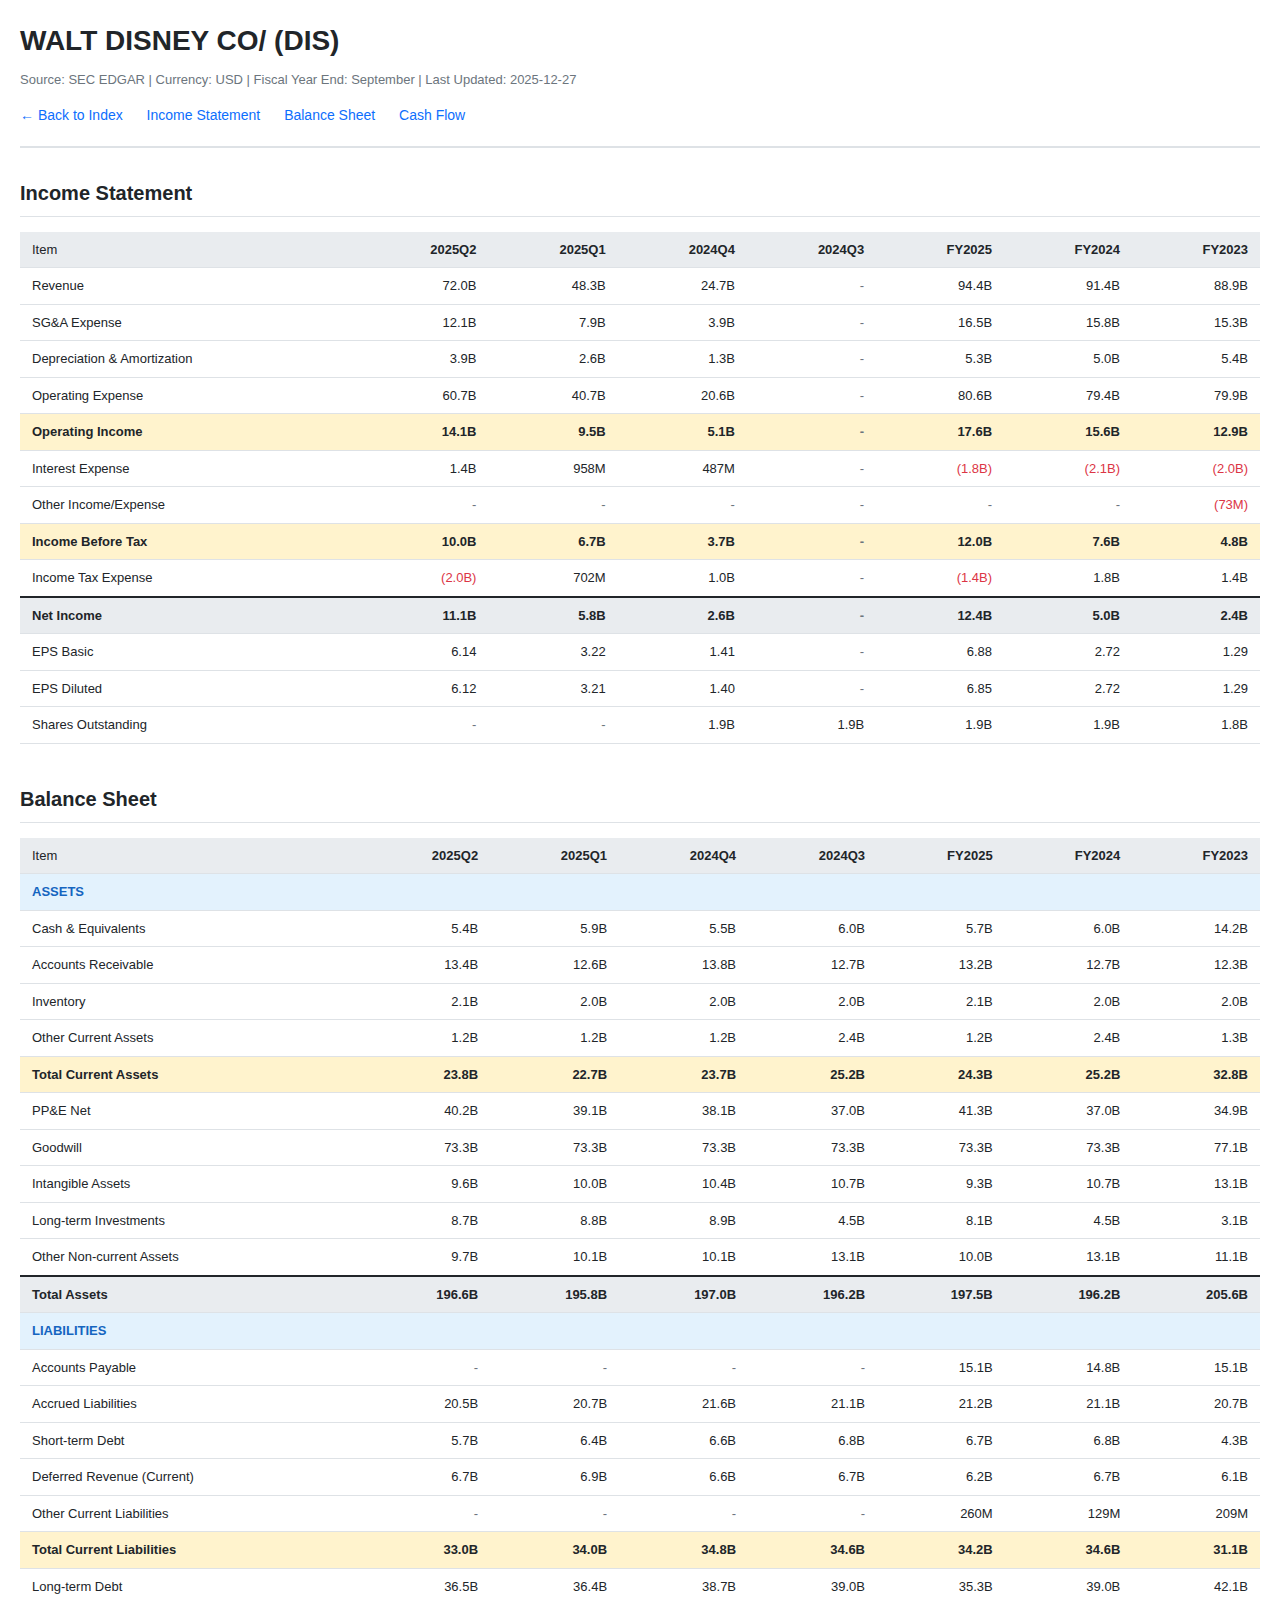
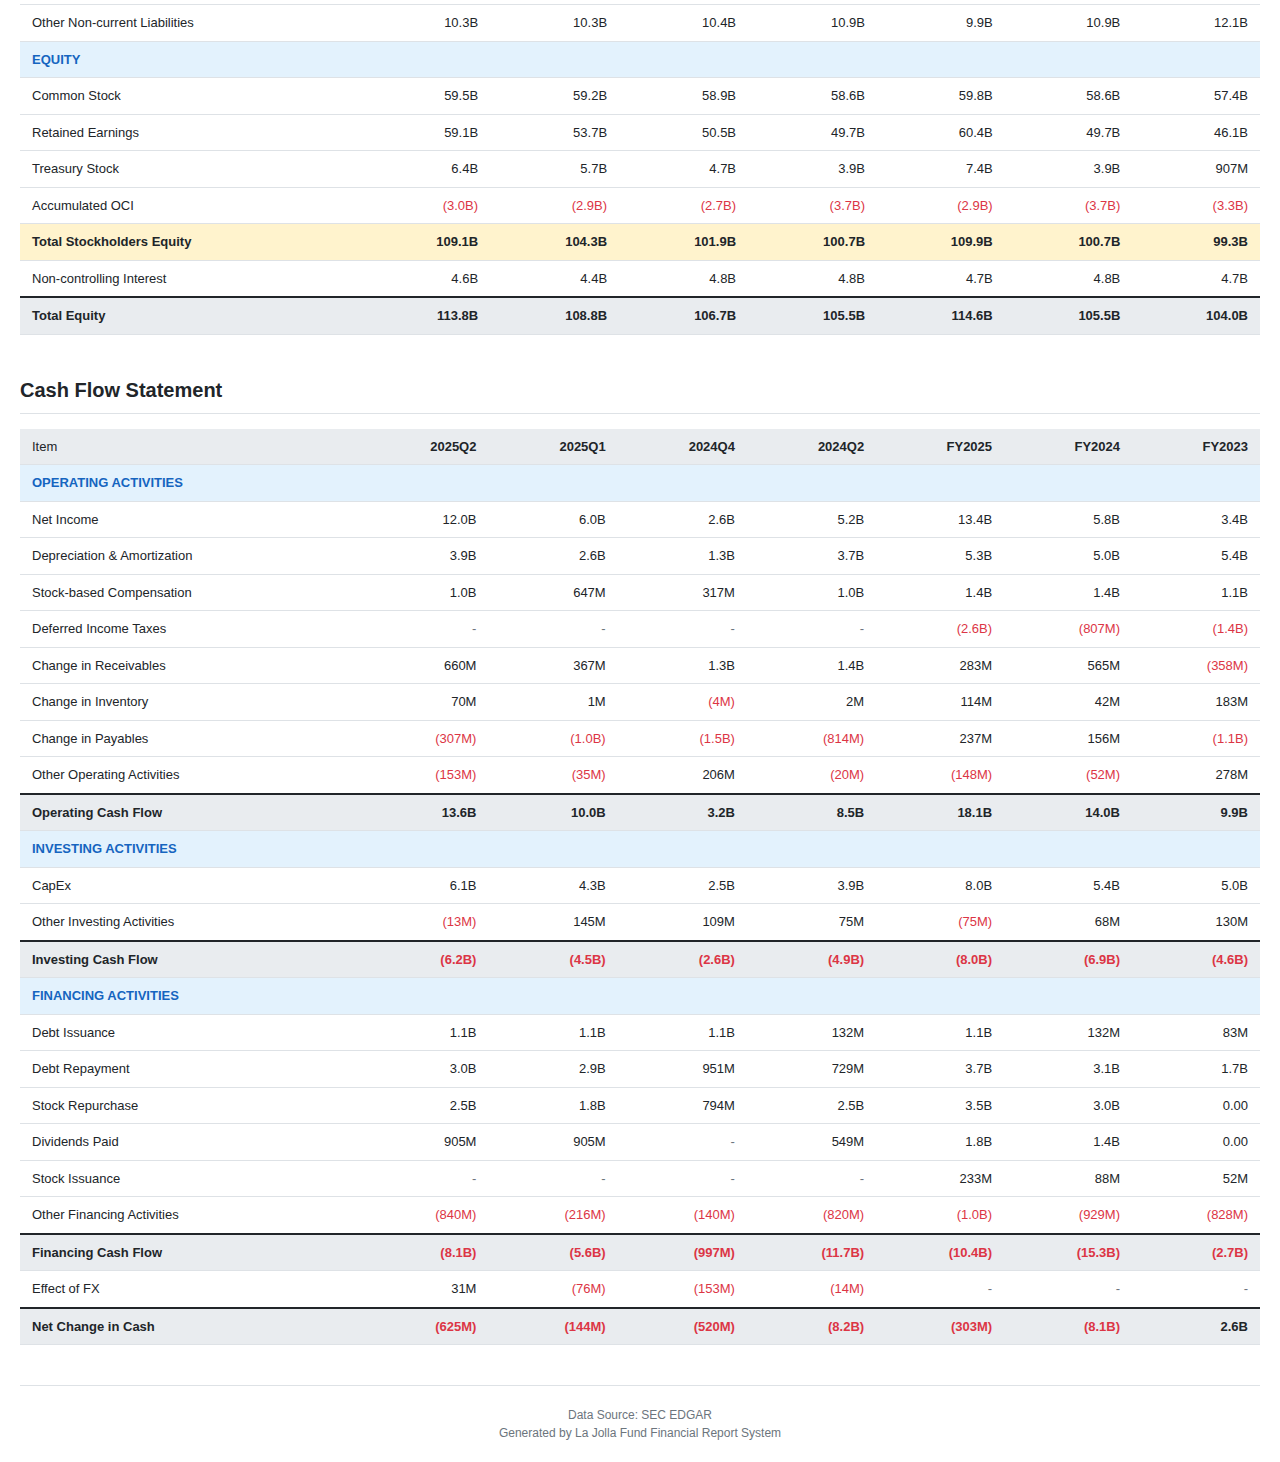
<file: DIS.html>
<!DOCTYPE html>
<html lang="en">
<head>
    <meta charset="UTF-8">
    <meta name="viewport" content="width=device-width, initial-scale=1.0">
    <title>DIS - Financial Statements</title>
    <link rel="stylesheet" href="assets/style.css">
</head>
<body>
    <header>
        <h1>WALT DISNEY CO/ (DIS)</h1>
        <p class="meta">
            Source: SEC EDGAR | Currency: USD |
            Fiscal Year End: September |
            Last Updated: 2025-12-27
        </p>
        <nav>
            <a href="index.html">&larr; Back to Index</a>
            <a href="#income-statement">Income Statement</a>
            <a href="#balance-sheet">Balance Sheet</a>
            <a href="#cash-flow">Cash Flow</a>
        </nav>
    </header>

    <main>
        <section id="income-statement">
            <h2>Income Statement</h2>
            <div class="table-wrapper">
                <table><thead><tr><th>Item</th><th>2025Q2</th><th>2025Q1</th><th>2024Q4</th><th>2024Q3</th><th>FY2025</th><th>FY2024</th><th>FY2023</th></tr></thead><tbody><tr><td>Revenue</td><td>72.0B</td><td>48.3B</td><td>24.7B</td><td><span class="nil">-</span></td><td>94.4B</td><td>91.4B</td><td>88.9B</td></tr><tr><td>SG&A Expense</td><td>12.1B</td><td>7.9B</td><td>3.9B</td><td><span class="nil">-</span></td><td>16.5B</td><td>15.8B</td><td>15.3B</td></tr><tr><td>Depreciation & Amortization</td><td>3.9B</td><td>2.6B</td><td>1.3B</td><td><span class="nil">-</span></td><td>5.3B</td><td>5.0B</td><td>5.4B</td></tr><tr><td>Operating Expense</td><td>60.7B</td><td>40.7B</td><td>20.6B</td><td><span class="nil">-</span></td><td>80.6B</td><td>79.4B</td><td>79.9B</td></tr><tr class="subtotal"><td>Operating Income</td><td>14.1B</td><td>9.5B</td><td>5.1B</td><td><span class="nil">-</span></td><td>17.6B</td><td>15.6B</td><td>12.9B</td></tr><tr><td>Interest Expense</td><td>1.4B</td><td>958M</td><td>487M</td><td><span class="nil">-</span></td><td><span class="negative">(1.8B)</span></td><td><span class="negative">(2.1B)</span></td><td><span class="negative">(2.0B)</span></td></tr><tr><td>Other Income/Expense</td><td><span class="nil">-</span></td><td><span class="nil">-</span></td><td><span class="nil">-</span></td><td><span class="nil">-</span></td><td><span class="nil">-</span></td><td><span class="nil">-</span></td><td><span class="negative">(73M)</span></td></tr><tr class="subtotal"><td>Income Before Tax</td><td>10.0B</td><td>6.7B</td><td>3.7B</td><td><span class="nil">-</span></td><td>12.0B</td><td>7.6B</td><td>4.8B</td></tr><tr><td>Income Tax Expense</td><td><span class="negative">(2.0B)</span></td><td>702M</td><td>1.0B</td><td><span class="nil">-</span></td><td><span class="negative">(1.4B)</span></td><td>1.8B</td><td>1.4B</td></tr><tr class="total"><td>Net Income</td><td>11.1B</td><td>5.8B</td><td>2.6B</td><td><span class="nil">-</span></td><td>12.4B</td><td>5.0B</td><td>2.4B</td></tr><tr><td>EPS Basic</td><td>6.14</td><td>3.22</td><td>1.41</td><td><span class="nil">-</span></td><td>6.88</td><td>2.72</td><td>1.29</td></tr><tr><td>EPS Diluted</td><td>6.12</td><td>3.21</td><td>1.40</td><td><span class="nil">-</span></td><td>6.85</td><td>2.72</td><td>1.29</td></tr><tr><td>Shares Outstanding</td><td><span class="nil">-</span></td><td><span class="nil">-</span></td><td>1.9B</td><td>1.9B</td><td>1.9B</td><td>1.9B</td><td>1.8B</td></tr></tbody></table>
            </div>
        </section>

        <section id="balance-sheet">
            <h2>Balance Sheet</h2>
            <div class="table-wrapper">
                <table><thead><tr><th>Item</th><th>2025Q2</th><th>2025Q1</th><th>2024Q4</th><th>2024Q3</th><th>FY2025</th><th>FY2024</th><th>FY2023</th></tr></thead><tbody><tr class="section-header"><td colspan="8">ASSETS</td></tr><tr><td>Cash & Equivalents</td><td>5.4B</td><td>5.9B</td><td>5.5B</td><td>6.0B</td><td>5.7B</td><td>6.0B</td><td>14.2B</td></tr><tr><td>Accounts Receivable</td><td>13.4B</td><td>12.6B</td><td>13.8B</td><td>12.7B</td><td>13.2B</td><td>12.7B</td><td>12.3B</td></tr><tr><td>Inventory</td><td>2.1B</td><td>2.0B</td><td>2.0B</td><td>2.0B</td><td>2.1B</td><td>2.0B</td><td>2.0B</td></tr><tr><td>Other Current Assets</td><td>1.2B</td><td>1.2B</td><td>1.2B</td><td>2.4B</td><td>1.2B</td><td>2.4B</td><td>1.3B</td></tr><tr class="subtotal"><td>Total Current Assets</td><td>23.8B</td><td>22.7B</td><td>23.7B</td><td>25.2B</td><td>24.3B</td><td>25.2B</td><td>32.8B</td></tr><tr><td>PP&E Net</td><td>40.2B</td><td>39.1B</td><td>38.1B</td><td>37.0B</td><td>41.3B</td><td>37.0B</td><td>34.9B</td></tr><tr><td>Goodwill</td><td>73.3B</td><td>73.3B</td><td>73.3B</td><td>73.3B</td><td>73.3B</td><td>73.3B</td><td>77.1B</td></tr><tr><td>Intangible Assets</td><td>9.6B</td><td>10.0B</td><td>10.4B</td><td>10.7B</td><td>9.3B</td><td>10.7B</td><td>13.1B</td></tr><tr><td>Long-term Investments</td><td>8.7B</td><td>8.8B</td><td>8.9B</td><td>4.5B</td><td>8.1B</td><td>4.5B</td><td>3.1B</td></tr><tr><td>Other Non-current Assets</td><td>9.7B</td><td>10.1B</td><td>10.1B</td><td>13.1B</td><td>10.0B</td><td>13.1B</td><td>11.1B</td></tr><tr class="total"><td>Total Assets</td><td>196.6B</td><td>195.8B</td><td>197.0B</td><td>196.2B</td><td>197.5B</td><td>196.2B</td><td>205.6B</td></tr><tr class="section-header"><td colspan="8">LIABILITIES</td></tr><tr><td>Accounts Payable</td><td><span class="nil">-</span></td><td><span class="nil">-</span></td><td><span class="nil">-</span></td><td><span class="nil">-</span></td><td>15.1B</td><td>14.8B</td><td>15.1B</td></tr><tr><td>Accrued Liabilities</td><td>20.5B</td><td>20.7B</td><td>21.6B</td><td>21.1B</td><td>21.2B</td><td>21.1B</td><td>20.7B</td></tr><tr><td>Short-term Debt</td><td>5.7B</td><td>6.4B</td><td>6.6B</td><td>6.8B</td><td>6.7B</td><td>6.8B</td><td>4.3B</td></tr><tr><td>Deferred Revenue (Current)</td><td>6.7B</td><td>6.9B</td><td>6.6B</td><td>6.7B</td><td>6.2B</td><td>6.7B</td><td>6.1B</td></tr><tr><td>Other Current Liabilities</td><td><span class="nil">-</span></td><td><span class="nil">-</span></td><td><span class="nil">-</span></td><td><span class="nil">-</span></td><td>260M</td><td>129M</td><td>209M</td></tr><tr class="subtotal"><td>Total Current Liabilities</td><td>33.0B</td><td>34.0B</td><td>34.8B</td><td>34.6B</td><td>34.2B</td><td>34.6B</td><td>31.1B</td></tr><tr><td>Long-term Debt</td><td>36.5B</td><td>36.4B</td><td>38.7B</td><td>39.0B</td><td>35.3B</td><td>39.0B</td><td>42.1B</td></tr><tr><td>Other Non-current Liabilities</td><td>10.3B</td><td>10.3B</td><td>10.4B</td><td>10.9B</td><td>9.9B</td><td>10.9B</td><td>12.1B</td></tr><tr class="section-header"><td colspan="8">EQUITY</td></tr><tr><td>Common Stock</td><td>59.5B</td><td>59.2B</td><td>58.9B</td><td>58.6B</td><td>59.8B</td><td>58.6B</td><td>57.4B</td></tr><tr><td>Retained Earnings</td><td>59.1B</td><td>53.7B</td><td>50.5B</td><td>49.7B</td><td>60.4B</td><td>49.7B</td><td>46.1B</td></tr><tr><td>Treasury Stock</td><td>6.4B</td><td>5.7B</td><td>4.7B</td><td>3.9B</td><td>7.4B</td><td>3.9B</td><td>907M</td></tr><tr><td>Accumulated OCI</td><td><span class="negative">(3.0B)</span></td><td><span class="negative">(2.9B)</span></td><td><span class="negative">(2.7B)</span></td><td><span class="negative">(3.7B)</span></td><td><span class="negative">(2.9B)</span></td><td><span class="negative">(3.7B)</span></td><td><span class="negative">(3.3B)</span></td></tr><tr class="subtotal"><td>Total Stockholders Equity</td><td>109.1B</td><td>104.3B</td><td>101.9B</td><td>100.7B</td><td>109.9B</td><td>100.7B</td><td>99.3B</td></tr><tr><td>Non-controlling Interest</td><td>4.6B</td><td>4.4B</td><td>4.8B</td><td>4.8B</td><td>4.7B</td><td>4.8B</td><td>4.7B</td></tr><tr class="total"><td>Total Equity</td><td>113.8B</td><td>108.8B</td><td>106.7B</td><td>105.5B</td><td>114.6B</td><td>105.5B</td><td>104.0B</td></tr></tbody></table>
            </div>
        </section>

        <section id="cash-flow">
            <h2>Cash Flow Statement</h2>
            <div class="table-wrapper">
                <table><thead><tr><th>Item</th><th>2025Q2</th><th>2025Q1</th><th>2024Q4</th><th>2024Q2</th><th>FY2025</th><th>FY2024</th><th>FY2023</th></tr></thead><tbody><tr class="section-header"><td colspan="8">OPERATING ACTIVITIES</td></tr><tr><td>Net Income</td><td>12.0B</td><td>6.0B</td><td>2.6B</td><td>5.2B</td><td>13.4B</td><td>5.8B</td><td>3.4B</td></tr><tr><td>Depreciation & Amortization</td><td>3.9B</td><td>2.6B</td><td>1.3B</td><td>3.7B</td><td>5.3B</td><td>5.0B</td><td>5.4B</td></tr><tr><td>Stock-based Compensation</td><td>1.0B</td><td>647M</td><td>317M</td><td>1.0B</td><td>1.4B</td><td>1.4B</td><td>1.1B</td></tr><tr><td>Deferred Income Taxes</td><td><span class="nil">-</span></td><td><span class="nil">-</span></td><td><span class="nil">-</span></td><td><span class="nil">-</span></td><td><span class="negative">(2.6B)</span></td><td><span class="negative">(807M)</span></td><td><span class="negative">(1.4B)</span></td></tr><tr><td>Change in Receivables</td><td>660M</td><td>367M</td><td>1.3B</td><td>1.4B</td><td>283M</td><td>565M</td><td><span class="negative">(358M)</span></td></tr><tr><td>Change in Inventory</td><td>70M</td><td>1M</td><td><span class="negative">(4M)</span></td><td>2M</td><td>114M</td><td>42M</td><td>183M</td></tr><tr><td>Change in Payables</td><td><span class="negative">(307M)</span></td><td><span class="negative">(1.0B)</span></td><td><span class="negative">(1.5B)</span></td><td><span class="negative">(814M)</span></td><td>237M</td><td>156M</td><td><span class="negative">(1.1B)</span></td></tr><tr><td>Other Operating Activities</td><td><span class="negative">(153M)</span></td><td><span class="negative">(35M)</span></td><td>206M</td><td><span class="negative">(20M)</span></td><td><span class="negative">(148M)</span></td><td><span class="negative">(52M)</span></td><td>278M</td></tr><tr class="total"><td>Operating Cash Flow</td><td>13.6B</td><td>10.0B</td><td>3.2B</td><td>8.5B</td><td>18.1B</td><td>14.0B</td><td>9.9B</td></tr><tr class="section-header"><td colspan="8">INVESTING ACTIVITIES</td></tr><tr><td>CapEx</td><td>6.1B</td><td>4.3B</td><td>2.5B</td><td>3.9B</td><td>8.0B</td><td>5.4B</td><td>5.0B</td></tr><tr><td>Other Investing Activities</td><td><span class="negative">(13M)</span></td><td>145M</td><td>109M</td><td>75M</td><td><span class="negative">(75M)</span></td><td>68M</td><td>130M</td></tr><tr class="total"><td>Investing Cash Flow</td><td><span class="negative">(6.2B)</span></td><td><span class="negative">(4.5B)</span></td><td><span class="negative">(2.6B)</span></td><td><span class="negative">(4.9B)</span></td><td><span class="negative">(8.0B)</span></td><td><span class="negative">(6.9B)</span></td><td><span class="negative">(4.6B)</span></td></tr><tr class="section-header"><td colspan="8">FINANCING ACTIVITIES</td></tr><tr><td>Debt Issuance</td><td>1.1B</td><td>1.1B</td><td>1.1B</td><td>132M</td><td>1.1B</td><td>132M</td><td>83M</td></tr><tr><td>Debt Repayment</td><td>3.0B</td><td>2.9B</td><td>951M</td><td>729M</td><td>3.7B</td><td>3.1B</td><td>1.7B</td></tr><tr><td>Stock Repurchase</td><td>2.5B</td><td>1.8B</td><td>794M</td><td>2.5B</td><td>3.5B</td><td>3.0B</td><td>0.00</td></tr><tr><td>Dividends Paid</td><td>905M</td><td>905M</td><td><span class="nil">-</span></td><td>549M</td><td>1.8B</td><td>1.4B</td><td>0.00</td></tr><tr><td>Stock Issuance</td><td><span class="nil">-</span></td><td><span class="nil">-</span></td><td><span class="nil">-</span></td><td><span class="nil">-</span></td><td>233M</td><td>88M</td><td>52M</td></tr><tr><td>Other Financing Activities</td><td><span class="negative">(840M)</span></td><td><span class="negative">(216M)</span></td><td><span class="negative">(140M)</span></td><td><span class="negative">(820M)</span></td><td><span class="negative">(1.0B)</span></td><td><span class="negative">(929M)</span></td><td><span class="negative">(828M)</span></td></tr><tr class="total"><td>Financing Cash Flow</td><td><span class="negative">(8.1B)</span></td><td><span class="negative">(5.6B)</span></td><td><span class="negative">(997M)</span></td><td><span class="negative">(11.7B)</span></td><td><span class="negative">(10.4B)</span></td><td><span class="negative">(15.3B)</span></td><td><span class="negative">(2.7B)</span></td></tr><tr><td>Effect of FX</td><td>31M</td><td><span class="negative">(76M)</span></td><td><span class="negative">(153M)</span></td><td><span class="negative">(14M)</span></td><td><span class="nil">-</span></td><td><span class="nil">-</span></td><td><span class="nil">-</span></td></tr><tr class="total"><td>Net Change in Cash</td><td><span class="negative">(625M)</span></td><td><span class="negative">(144M)</span></td><td><span class="negative">(520M)</span></td><td><span class="negative">(8.2B)</span></td><td><span class="negative">(303M)</span></td><td><span class="negative">(8.1B)</span></td><td>2.6B</td></tr></tbody></table>
            </div>
        </section>
    </main>

    <footer>
        <p>Data Source: SEC EDGAR</p>
        <p>Generated by La Jolla Fund Financial Report System</p>
    </footer>
</body>
</html>
</file>
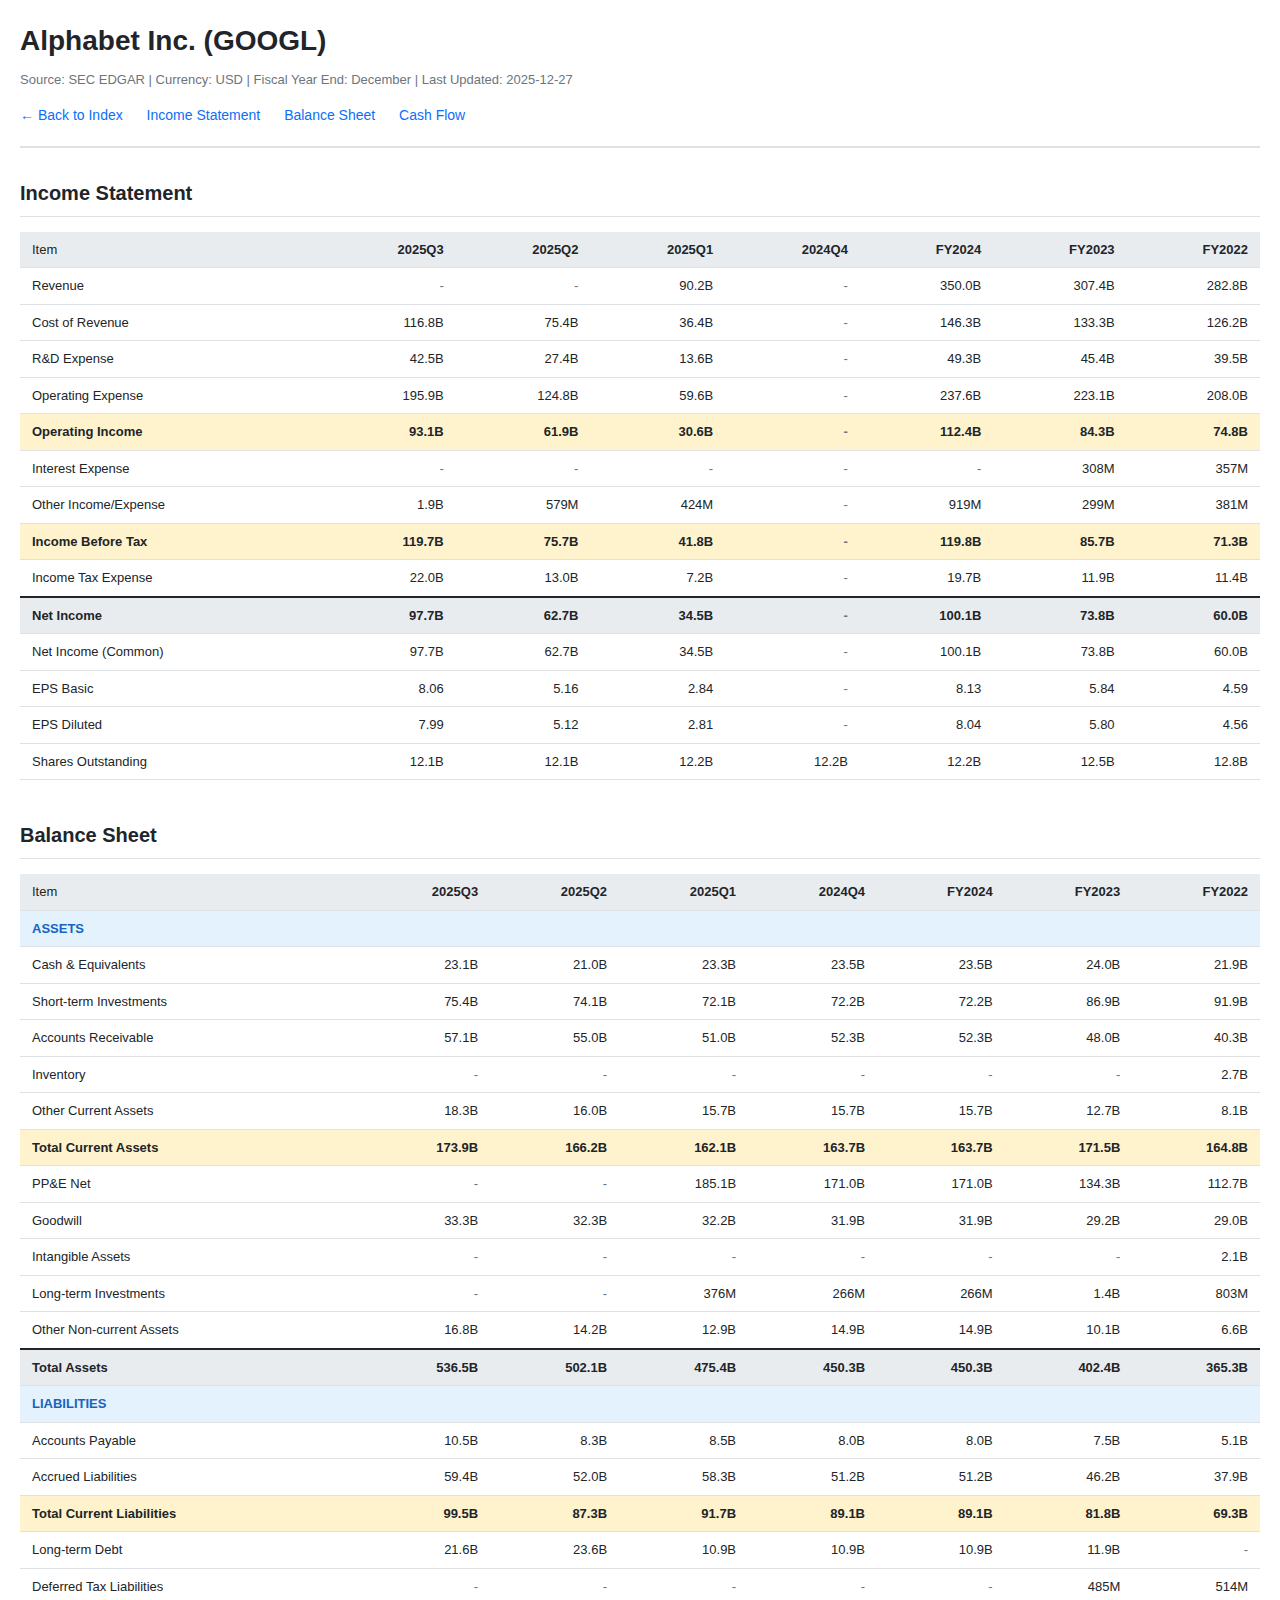
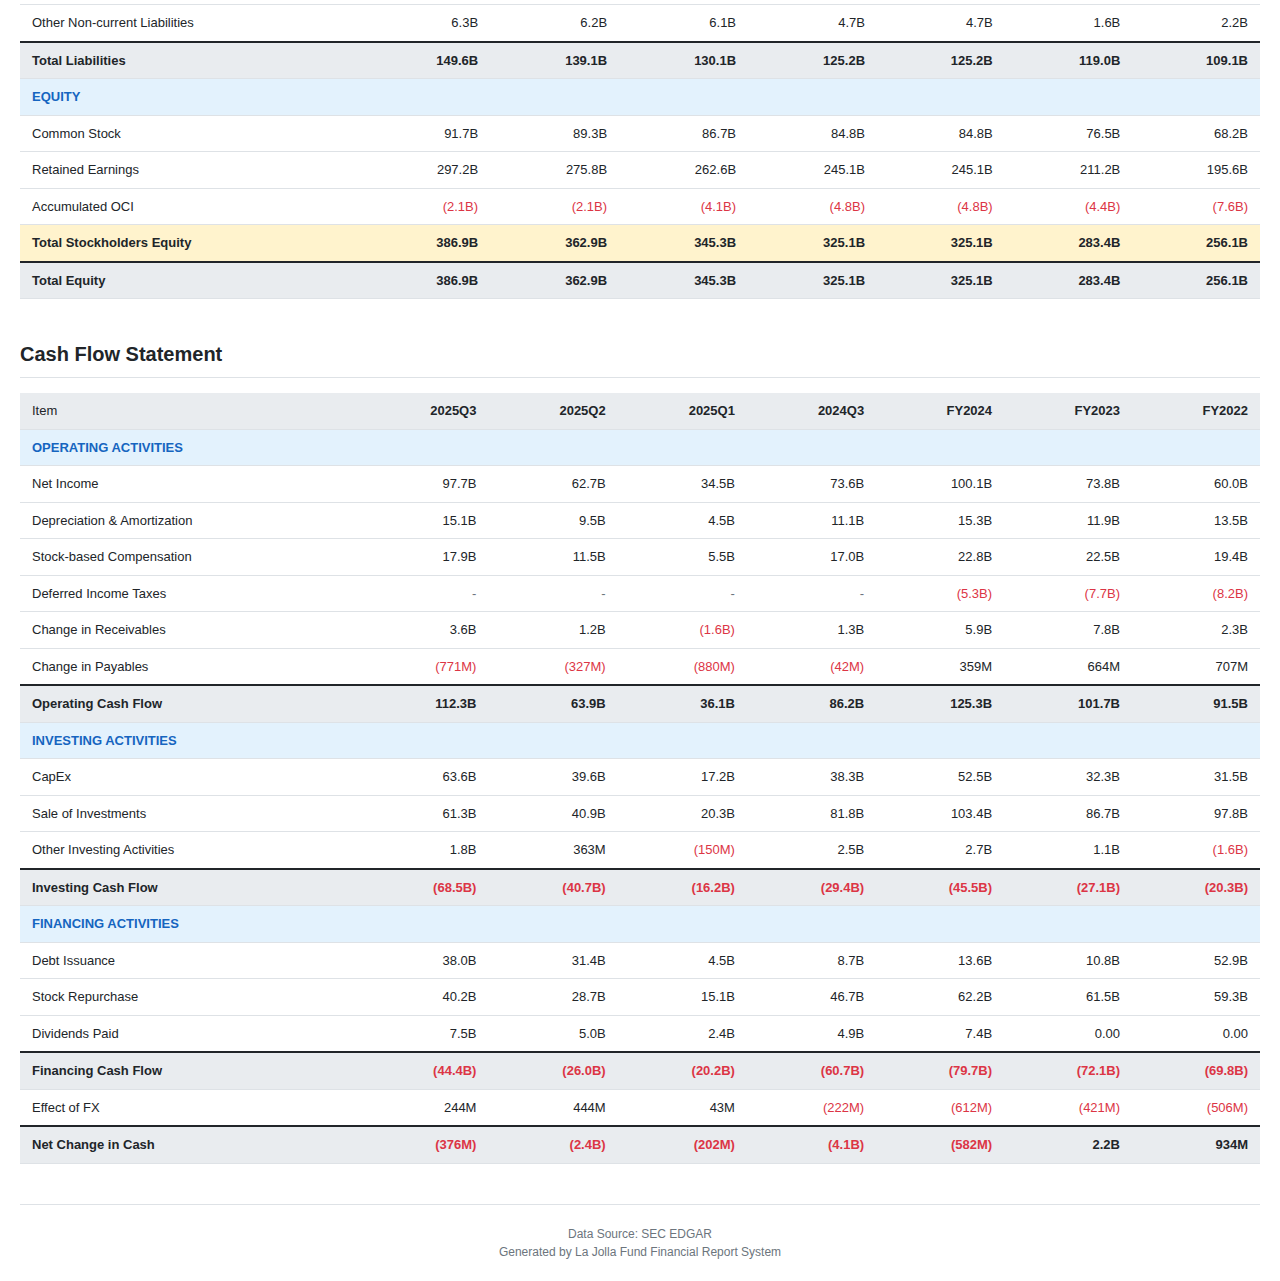
<file: GOOGL.html>
<!DOCTYPE html>
<html lang="en">
<head>
    <meta charset="UTF-8">
    <meta name="viewport" content="width=device-width, initial-scale=1.0">
    <title>GOOGL - Financial Statements</title>
    <link rel="stylesheet" href="assets/style.css">
</head>
<body>
    <header>
        <h1>Alphabet Inc. (GOOGL)</h1>
        <p class="meta">
            Source: SEC EDGAR | Currency: USD |
            Fiscal Year End: December |
            Last Updated: 2025-12-27
        </p>
        <nav>
            <a href="index.html">&larr; Back to Index</a>
            <a href="#income-statement">Income Statement</a>
            <a href="#balance-sheet">Balance Sheet</a>
            <a href="#cash-flow">Cash Flow</a>
        </nav>
    </header>

    <main>
        <section id="income-statement">
            <h2>Income Statement</h2>
            <div class="table-wrapper">
                <table><thead><tr><th>Item</th><th>2025Q3</th><th>2025Q2</th><th>2025Q1</th><th>2024Q4</th><th>FY2024</th><th>FY2023</th><th>FY2022</th></tr></thead><tbody><tr><td>Revenue</td><td><span class="nil">-</span></td><td><span class="nil">-</span></td><td>90.2B</td><td><span class="nil">-</span></td><td>350.0B</td><td>307.4B</td><td>282.8B</td></tr><tr><td>Cost of Revenue</td><td>116.8B</td><td>75.4B</td><td>36.4B</td><td><span class="nil">-</span></td><td>146.3B</td><td>133.3B</td><td>126.2B</td></tr><tr><td>R&D Expense</td><td>42.5B</td><td>27.4B</td><td>13.6B</td><td><span class="nil">-</span></td><td>49.3B</td><td>45.4B</td><td>39.5B</td></tr><tr><td>Operating Expense</td><td>195.9B</td><td>124.8B</td><td>59.6B</td><td><span class="nil">-</span></td><td>237.6B</td><td>223.1B</td><td>208.0B</td></tr><tr class="subtotal"><td>Operating Income</td><td>93.1B</td><td>61.9B</td><td>30.6B</td><td><span class="nil">-</span></td><td>112.4B</td><td>84.3B</td><td>74.8B</td></tr><tr><td>Interest Expense</td><td><span class="nil">-</span></td><td><span class="nil">-</span></td><td><span class="nil">-</span></td><td><span class="nil">-</span></td><td><span class="nil">-</span></td><td>308M</td><td>357M</td></tr><tr><td>Other Income/Expense</td><td>1.9B</td><td>579M</td><td>424M</td><td><span class="nil">-</span></td><td>919M</td><td>299M</td><td>381M</td></tr><tr class="subtotal"><td>Income Before Tax</td><td>119.7B</td><td>75.7B</td><td>41.8B</td><td><span class="nil">-</span></td><td>119.8B</td><td>85.7B</td><td>71.3B</td></tr><tr><td>Income Tax Expense</td><td>22.0B</td><td>13.0B</td><td>7.2B</td><td><span class="nil">-</span></td><td>19.7B</td><td>11.9B</td><td>11.4B</td></tr><tr class="total"><td>Net Income</td><td>97.7B</td><td>62.7B</td><td>34.5B</td><td><span class="nil">-</span></td><td>100.1B</td><td>73.8B</td><td>60.0B</td></tr><tr><td>Net Income (Common)</td><td>97.7B</td><td>62.7B</td><td>34.5B</td><td><span class="nil">-</span></td><td>100.1B</td><td>73.8B</td><td>60.0B</td></tr><tr><td>EPS Basic</td><td>8.06</td><td>5.16</td><td>2.84</td><td><span class="nil">-</span></td><td>8.13</td><td>5.84</td><td>4.59</td></tr><tr><td>EPS Diluted</td><td>7.99</td><td>5.12</td><td>2.81</td><td><span class="nil">-</span></td><td>8.04</td><td>5.80</td><td>4.56</td></tr><tr><td>Shares Outstanding</td><td>12.1B</td><td>12.1B</td><td>12.2B</td><td>12.2B</td><td>12.2B</td><td>12.5B</td><td>12.8B</td></tr></tbody></table>
            </div>
        </section>

        <section id="balance-sheet">
            <h2>Balance Sheet</h2>
            <div class="table-wrapper">
                <table><thead><tr><th>Item</th><th>2025Q3</th><th>2025Q2</th><th>2025Q1</th><th>2024Q4</th><th>FY2024</th><th>FY2023</th><th>FY2022</th></tr></thead><tbody><tr class="section-header"><td colspan="8">ASSETS</td></tr><tr><td>Cash & Equivalents</td><td>23.1B</td><td>21.0B</td><td>23.3B</td><td>23.5B</td><td>23.5B</td><td>24.0B</td><td>21.9B</td></tr><tr><td>Short-term Investments</td><td>75.4B</td><td>74.1B</td><td>72.1B</td><td>72.2B</td><td>72.2B</td><td>86.9B</td><td>91.9B</td></tr><tr><td>Accounts Receivable</td><td>57.1B</td><td>55.0B</td><td>51.0B</td><td>52.3B</td><td>52.3B</td><td>48.0B</td><td>40.3B</td></tr><tr><td>Inventory</td><td><span class="nil">-</span></td><td><span class="nil">-</span></td><td><span class="nil">-</span></td><td><span class="nil">-</span></td><td><span class="nil">-</span></td><td><span class="nil">-</span></td><td>2.7B</td></tr><tr><td>Other Current Assets</td><td>18.3B</td><td>16.0B</td><td>15.7B</td><td>15.7B</td><td>15.7B</td><td>12.7B</td><td>8.1B</td></tr><tr class="subtotal"><td>Total Current Assets</td><td>173.9B</td><td>166.2B</td><td>162.1B</td><td>163.7B</td><td>163.7B</td><td>171.5B</td><td>164.8B</td></tr><tr><td>PP&E Net</td><td><span class="nil">-</span></td><td><span class="nil">-</span></td><td>185.1B</td><td>171.0B</td><td>171.0B</td><td>134.3B</td><td>112.7B</td></tr><tr><td>Goodwill</td><td>33.3B</td><td>32.3B</td><td>32.2B</td><td>31.9B</td><td>31.9B</td><td>29.2B</td><td>29.0B</td></tr><tr><td>Intangible Assets</td><td><span class="nil">-</span></td><td><span class="nil">-</span></td><td><span class="nil">-</span></td><td><span class="nil">-</span></td><td><span class="nil">-</span></td><td><span class="nil">-</span></td><td>2.1B</td></tr><tr><td>Long-term Investments</td><td><span class="nil">-</span></td><td><span class="nil">-</span></td><td>376M</td><td>266M</td><td>266M</td><td>1.4B</td><td>803M</td></tr><tr><td>Other Non-current Assets</td><td>16.8B</td><td>14.2B</td><td>12.9B</td><td>14.9B</td><td>14.9B</td><td>10.1B</td><td>6.6B</td></tr><tr class="total"><td>Total Assets</td><td>536.5B</td><td>502.1B</td><td>475.4B</td><td>450.3B</td><td>450.3B</td><td>402.4B</td><td>365.3B</td></tr><tr class="section-header"><td colspan="8">LIABILITIES</td></tr><tr><td>Accounts Payable</td><td>10.5B</td><td>8.3B</td><td>8.5B</td><td>8.0B</td><td>8.0B</td><td>7.5B</td><td>5.1B</td></tr><tr><td>Accrued Liabilities</td><td>59.4B</td><td>52.0B</td><td>58.3B</td><td>51.2B</td><td>51.2B</td><td>46.2B</td><td>37.9B</td></tr><tr class="subtotal"><td>Total Current Liabilities</td><td>99.5B</td><td>87.3B</td><td>91.7B</td><td>89.1B</td><td>89.1B</td><td>81.8B</td><td>69.3B</td></tr><tr><td>Long-term Debt</td><td>21.6B</td><td>23.6B</td><td>10.9B</td><td>10.9B</td><td>10.9B</td><td>11.9B</td><td><span class="nil">-</span></td></tr><tr><td>Deferred Tax Liabilities</td><td><span class="nil">-</span></td><td><span class="nil">-</span></td><td><span class="nil">-</span></td><td><span class="nil">-</span></td><td><span class="nil">-</span></td><td>485M</td><td>514M</td></tr><tr><td>Other Non-current Liabilities</td><td>6.3B</td><td>6.2B</td><td>6.1B</td><td>4.7B</td><td>4.7B</td><td>1.6B</td><td>2.2B</td></tr><tr class="total"><td>Total Liabilities</td><td>149.6B</td><td>139.1B</td><td>130.1B</td><td>125.2B</td><td>125.2B</td><td>119.0B</td><td>109.1B</td></tr><tr class="section-header"><td colspan="8">EQUITY</td></tr><tr><td>Common Stock</td><td>91.7B</td><td>89.3B</td><td>86.7B</td><td>84.8B</td><td>84.8B</td><td>76.5B</td><td>68.2B</td></tr><tr><td>Retained Earnings</td><td>297.2B</td><td>275.8B</td><td>262.6B</td><td>245.1B</td><td>245.1B</td><td>211.2B</td><td>195.6B</td></tr><tr><td>Accumulated OCI</td><td><span class="negative">(2.1B)</span></td><td><span class="negative">(2.1B)</span></td><td><span class="negative">(4.1B)</span></td><td><span class="negative">(4.8B)</span></td><td><span class="negative">(4.8B)</span></td><td><span class="negative">(4.4B)</span></td><td><span class="negative">(7.6B)</span></td></tr><tr class="subtotal"><td>Total Stockholders Equity</td><td>386.9B</td><td>362.9B</td><td>345.3B</td><td>325.1B</td><td>325.1B</td><td>283.4B</td><td>256.1B</td></tr><tr class="total"><td>Total Equity</td><td>386.9B</td><td>362.9B</td><td>345.3B</td><td>325.1B</td><td>325.1B</td><td>283.4B</td><td>256.1B</td></tr></tbody></table>
            </div>
        </section>

        <section id="cash-flow">
            <h2>Cash Flow Statement</h2>
            <div class="table-wrapper">
                <table><thead><tr><th>Item</th><th>2025Q3</th><th>2025Q2</th><th>2025Q1</th><th>2024Q3</th><th>FY2024</th><th>FY2023</th><th>FY2022</th></tr></thead><tbody><tr class="section-header"><td colspan="8">OPERATING ACTIVITIES</td></tr><tr><td>Net Income</td><td>97.7B</td><td>62.7B</td><td>34.5B</td><td>73.6B</td><td>100.1B</td><td>73.8B</td><td>60.0B</td></tr><tr><td>Depreciation & Amortization</td><td>15.1B</td><td>9.5B</td><td>4.5B</td><td>11.1B</td><td>15.3B</td><td>11.9B</td><td>13.5B</td></tr><tr><td>Stock-based Compensation</td><td>17.9B</td><td>11.5B</td><td>5.5B</td><td>17.0B</td><td>22.8B</td><td>22.5B</td><td>19.4B</td></tr><tr><td>Deferred Income Taxes</td><td><span class="nil">-</span></td><td><span class="nil">-</span></td><td><span class="nil">-</span></td><td><span class="nil">-</span></td><td><span class="negative">(5.3B)</span></td><td><span class="negative">(7.7B)</span></td><td><span class="negative">(8.2B)</span></td></tr><tr><td>Change in Receivables</td><td>3.6B</td><td>1.2B</td><td><span class="negative">(1.6B)</span></td><td>1.3B</td><td>5.9B</td><td>7.8B</td><td>2.3B</td></tr><tr><td>Change in Payables</td><td><span class="negative">(771M)</span></td><td><span class="negative">(327M)</span></td><td><span class="negative">(880M)</span></td><td><span class="negative">(42M)</span></td><td>359M</td><td>664M</td><td>707M</td></tr><tr class="total"><td>Operating Cash Flow</td><td>112.3B</td><td>63.9B</td><td>36.1B</td><td>86.2B</td><td>125.3B</td><td>101.7B</td><td>91.5B</td></tr><tr class="section-header"><td colspan="8">INVESTING ACTIVITIES</td></tr><tr><td>CapEx</td><td>63.6B</td><td>39.6B</td><td>17.2B</td><td>38.3B</td><td>52.5B</td><td>32.3B</td><td>31.5B</td></tr><tr><td>Sale of Investments</td><td>61.3B</td><td>40.9B</td><td>20.3B</td><td>81.8B</td><td>103.4B</td><td>86.7B</td><td>97.8B</td></tr><tr><td>Other Investing Activities</td><td>1.8B</td><td>363M</td><td><span class="negative">(150M)</span></td><td>2.5B</td><td>2.7B</td><td>1.1B</td><td><span class="negative">(1.6B)</span></td></tr><tr class="total"><td>Investing Cash Flow</td><td><span class="negative">(68.5B)</span></td><td><span class="negative">(40.7B)</span></td><td><span class="negative">(16.2B)</span></td><td><span class="negative">(29.4B)</span></td><td><span class="negative">(45.5B)</span></td><td><span class="negative">(27.1B)</span></td><td><span class="negative">(20.3B)</span></td></tr><tr class="section-header"><td colspan="8">FINANCING ACTIVITIES</td></tr><tr><td>Debt Issuance</td><td>38.0B</td><td>31.4B</td><td>4.5B</td><td>8.7B</td><td>13.6B</td><td>10.8B</td><td>52.9B</td></tr><tr><td>Stock Repurchase</td><td>40.2B</td><td>28.7B</td><td>15.1B</td><td>46.7B</td><td>62.2B</td><td>61.5B</td><td>59.3B</td></tr><tr><td>Dividends Paid</td><td>7.5B</td><td>5.0B</td><td>2.4B</td><td>4.9B</td><td>7.4B</td><td>0.00</td><td>0.00</td></tr><tr class="total"><td>Financing Cash Flow</td><td><span class="negative">(44.4B)</span></td><td><span class="negative">(26.0B)</span></td><td><span class="negative">(20.2B)</span></td><td><span class="negative">(60.7B)</span></td><td><span class="negative">(79.7B)</span></td><td><span class="negative">(72.1B)</span></td><td><span class="negative">(69.8B)</span></td></tr><tr><td>Effect of FX</td><td>244M</td><td>444M</td><td>43M</td><td><span class="negative">(222M)</span></td><td><span class="negative">(612M)</span></td><td><span class="negative">(421M)</span></td><td><span class="negative">(506M)</span></td></tr><tr class="total"><td>Net Change in Cash</td><td><span class="negative">(376M)</span></td><td><span class="negative">(2.4B)</span></td><td><span class="negative">(202M)</span></td><td><span class="negative">(4.1B)</span></td><td><span class="negative">(582M)</span></td><td>2.2B</td><td>934M</td></tr></tbody></table>
            </div>
        </section>
    </main>

    <footer>
        <p>Data Source: SEC EDGAR</p>
        <p>Generated by La Jolla Fund Financial Report System</p>
    </footer>
</body>
</html>
</file>
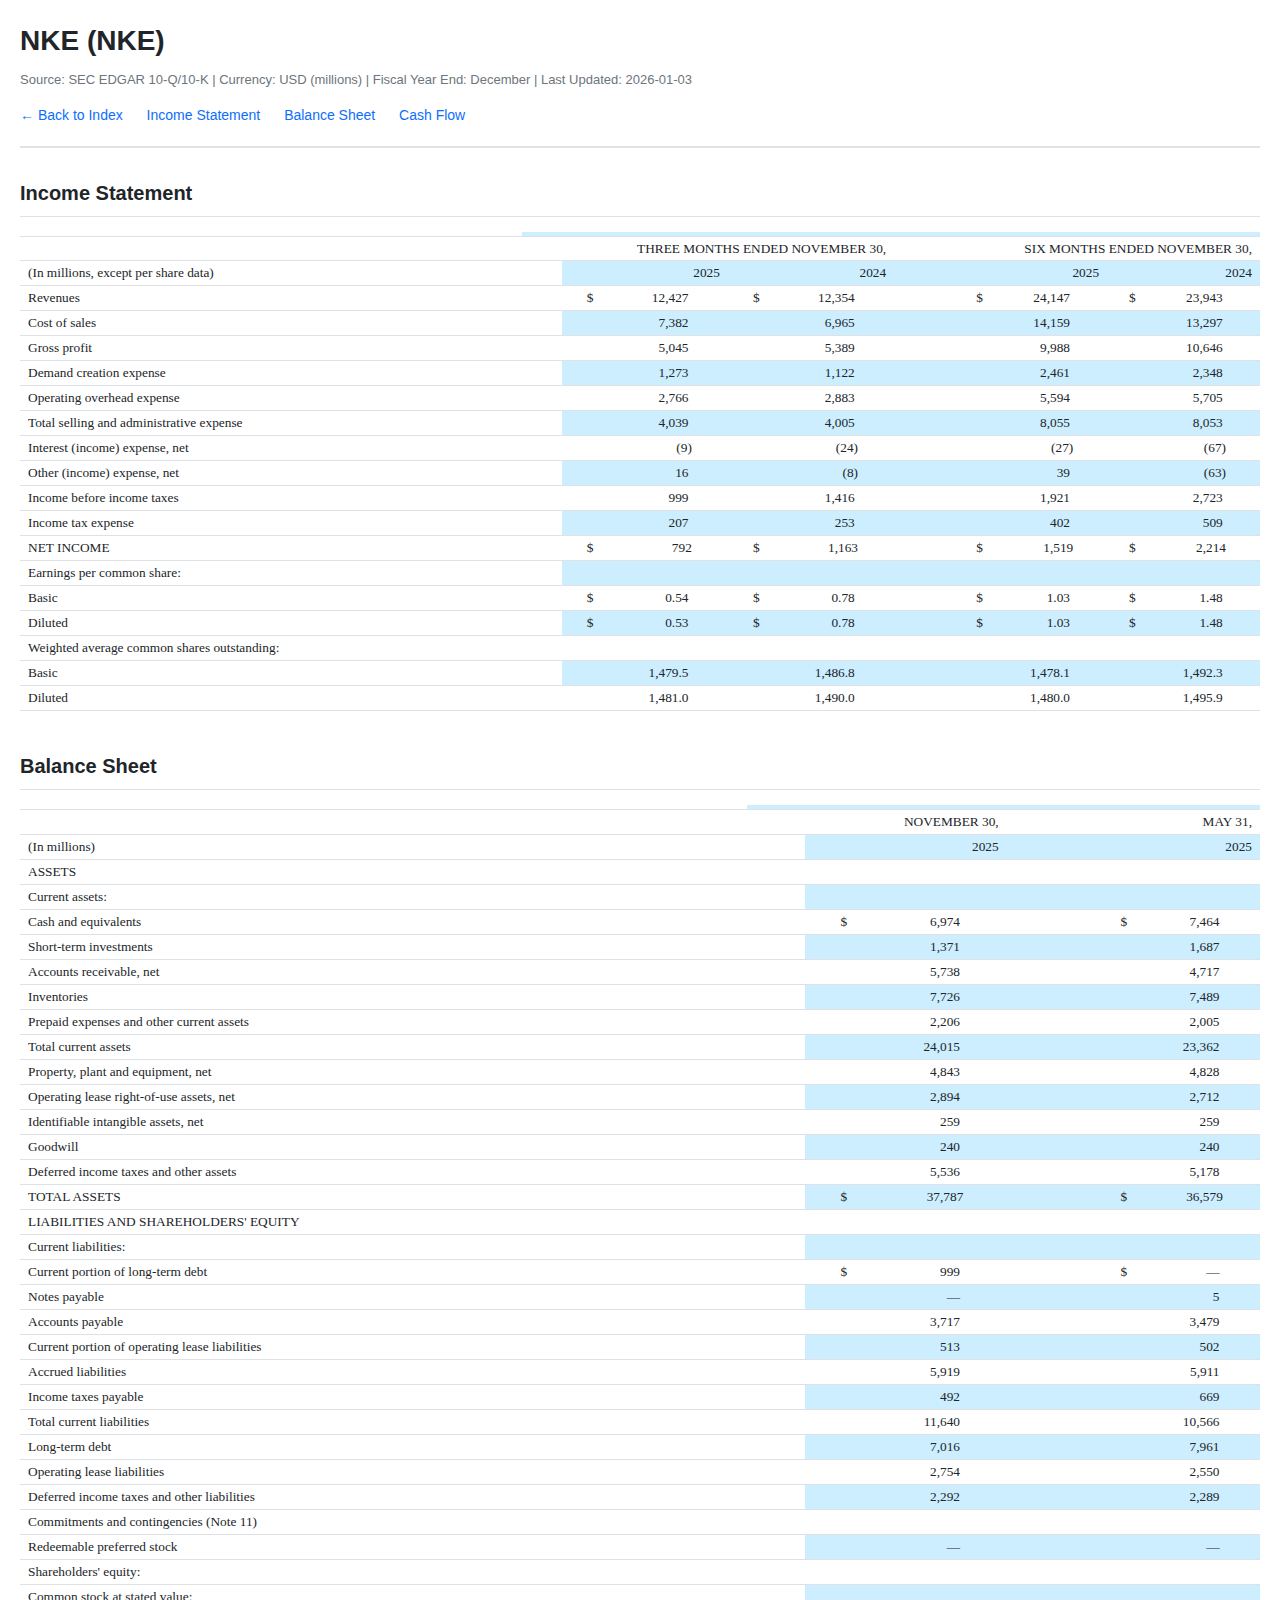
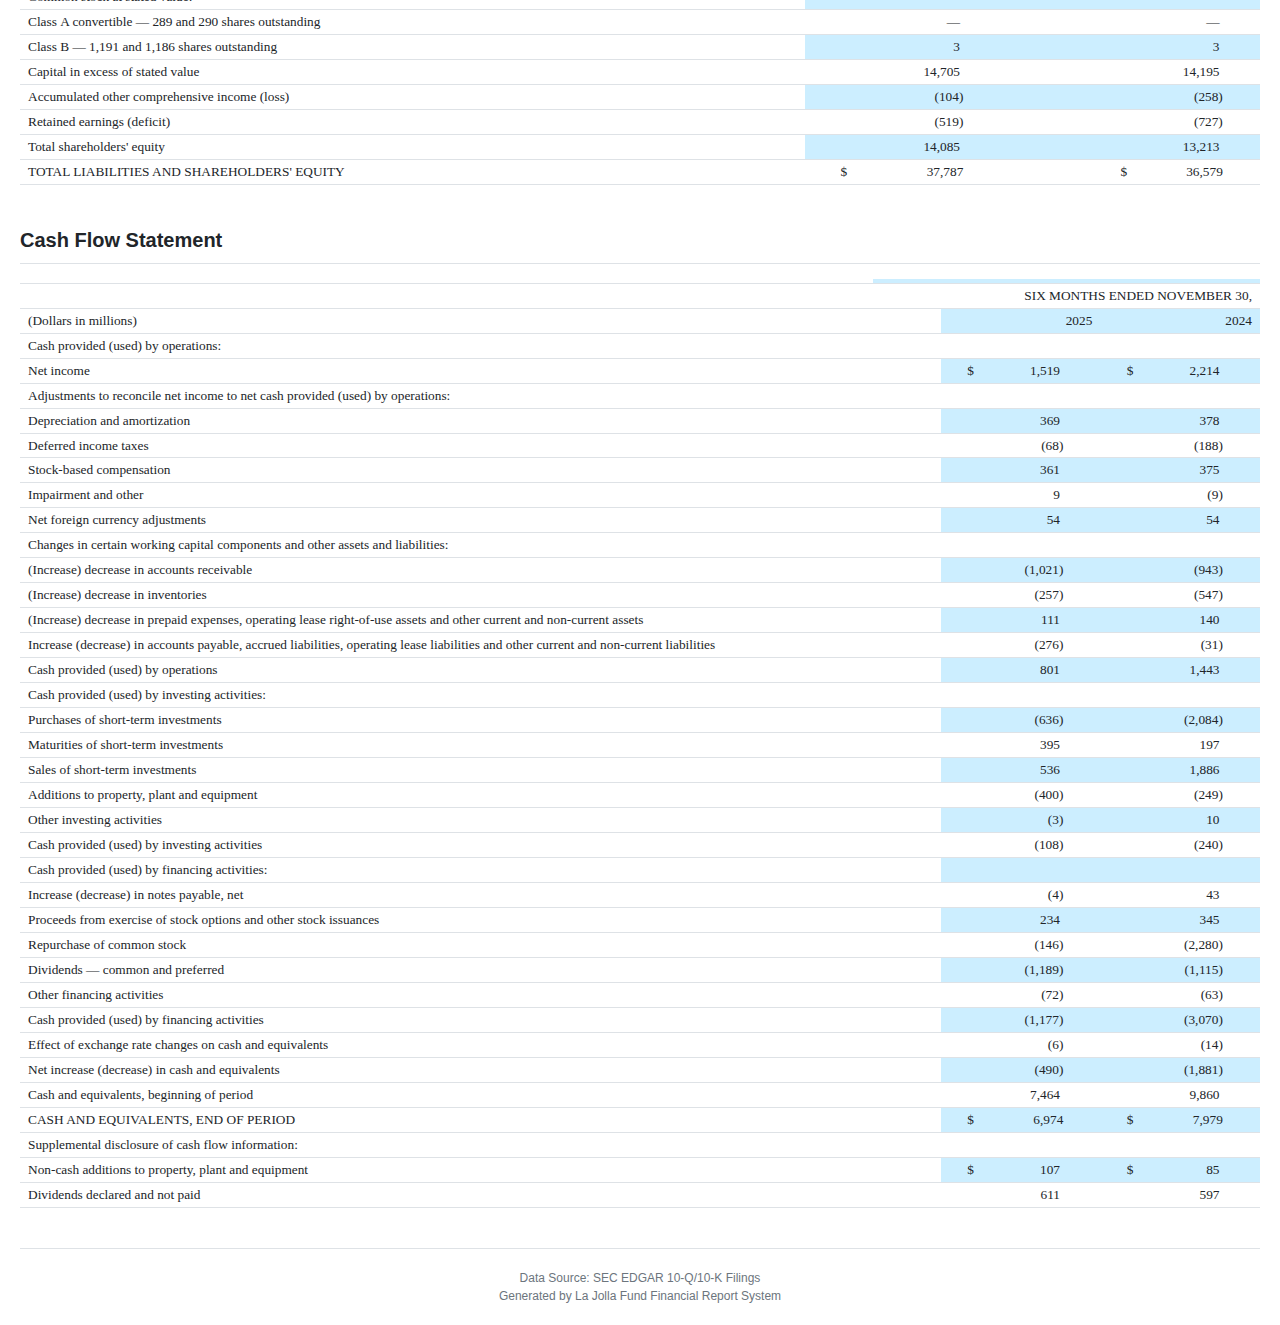
<file: NKE.html>
<!DOCTYPE html>
<html lang="en">
<head>
    <meta charset="UTF-8">
    <meta name="viewport" content="width=device-width, initial-scale=1.0">
    <title>NKE - Financial Statements</title>
    <link rel="stylesheet" href="assets/style.css">
</head>
<body>
    <header>
        <h1>NKE (NKE)</h1>
        <p class="meta">
            Source: SEC EDGAR 10-Q/10-K |
            Currency: USD (millions) |
            Fiscal Year End: December |
            Last Updated: 2026-01-03
        </p>
        <nav>
            <a href="index.html">&larr; Back to Index</a>
            <a href="#income-statement">Income Statement</a>
            <a href="#balance-sheet">Balance Sheet</a>
            <a href="#cash-flow">Cash Flow</a>
        </nav>
    </header>

    <main>
        <section id="income-statement">
            <h2>Income Statement</h2>
            <div class="table-wrapper">
                <table class="sec-table"><tr><td></td><td></td><td></td><td></td><td></td><td></td><td></td><td></td><td></td><td></td><td></td><td></td><td></td><td></td><td></td><td></td><td></td><td></td></tr><tr><td colspan="3"></td><td colspan="6"><span>THREE MONTHS ENDED NOVEMBER 30,</span></td><td colspan="3"></td><td colspan="6"><span>SIX MONTHS ENDED NOVEMBER 30,</span></td></tr><tr><td colspan="3"><div><span>(In millions, except per share data)</span></div></td><td colspan="3"><span>2025</span></td><td colspan="3"><span>2024</span></td><td colspan="3"></td><td colspan="3"><span>2025</span></td><td colspan="3"><span>2024</span></td></tr><tr><td colspan="3"><span>Revenues</span></td><td><span>$</span></td><td><span>12,427 </span></td><td></td><td><span>$</span></td><td><span>12,354 </span></td><td></td><td colspan="3"></td><td><span>$</span></td><td><span>24,147 </span></td><td></td><td><span>$</span></td><td><span>23,943 </span></td><td></td></tr><tr><td colspan="3"><span>Cost of sales</span></td><td colspan="2"><span>7,382 </span></td><td></td><td colspan="2"><span>6,965 </span></td><td></td><td colspan="3"></td><td colspan="2"><span>14,159 </span></td><td></td><td colspan="2"><span>13,297 </span></td><td></td></tr><tr><td colspan="3"><span>Gross profit</span></td><td colspan="2"><span>5,045 </span></td><td></td><td colspan="2"><span>5,389 </span></td><td></td><td colspan="3"></td><td colspan="2"><span>9,988 </span></td><td></td><td colspan="2"><span>10,646 </span></td><td></td></tr><tr><td colspan="3"><span>Demand creation expense</span></td><td colspan="2"><span>1,273 </span></td><td></td><td colspan="2"><span>1,122 </span></td><td></td><td colspan="3"></td><td colspan="2"><span>2,461 </span></td><td></td><td colspan="2"><span>2,348 </span></td><td></td></tr><tr><td colspan="3"><span>Operating overhead expense</span></td><td colspan="2"><span>2,766 </span></td><td></td><td colspan="2"><span>2,883 </span></td><td></td><td colspan="3"></td><td colspan="2"><span>5,594 </span></td><td></td><td colspan="2"><span>5,705 </span></td><td></td></tr><tr><td colspan="3"><span>Total selling and administrative expense</span></td><td colspan="2"><span>4,039 </span></td><td></td><td colspan="2"><span>4,005 </span></td><td></td><td colspan="3"></td><td colspan="2"><span>8,055 </span></td><td></td><td colspan="2"><span>8,053 </span></td><td></td></tr><tr><td colspan="3"><div><span>Interest (income) expense, net</span></div></td><td colspan="2"><span>(9)</span></td><td></td><td colspan="2"><span>(24)</span></td><td></td><td colspan="3"></td><td colspan="2"><span>(27)</span></td><td></td><td colspan="2"><span>(67)</span></td><td></td></tr><tr><td colspan="3"><span>Other (income) expense, net</span></td><td colspan="2"><span>16 </span></td><td></td><td colspan="2"><span>(8)</span></td><td></td><td colspan="3"></td><td colspan="2"><span>39 </span></td><td></td><td colspan="2"><span>(63)</span></td><td></td></tr><tr><td colspan="3"><div><span>Income before income taxes</span></div></td><td colspan="2"><span>999 </span></td><td></td><td colspan="2"><span>1,416 </span></td><td></td><td colspan="3"></td><td colspan="2"><span>1,921 </span></td><td></td><td colspan="2"><span>2,723 </span></td><td></td></tr><tr><td colspan="3"><div><span>Income tax expense</span></div></td><td colspan="2"><span>207 </span></td><td></td><td colspan="2"><span>253 </span></td><td></td><td colspan="3"></td><td colspan="2"><span>402 </span></td><td></td><td colspan="2"><span>509 </span></td><td></td></tr><tr><td colspan="3"><div><span>NET INCOME</span></div></td><td><span>$</span></td><td><span>792</span></td><td></td><td><span>$</span></td><td><span>1,163</span></td><td></td><td colspan="3"></td><td><span>$</span></td><td><span>1,519</span></td><td></td><td><span>$</span></td><td><span>2,214</span></td><td></td></tr><tr><td colspan="3"><div><span>Earnings per common share:</span></div></td><td colspan="3"></td><td colspan="3"></td><td colspan="3"></td><td colspan="3"></td><td colspan="3"></td></tr><tr><td colspan="3"><span>Basic</span></td><td><span>$</span></td><td><span>0.54 </span></td><td></td><td><span>$</span></td><td><span>0.78 </span></td><td></td><td colspan="3"></td><td><span>$</span></td><td><span>1.03 </span></td><td></td><td><span>$</span></td><td><span>1.48 </span></td><td></td></tr><tr><td colspan="3"><span>Diluted</span></td><td><span>$</span></td><td><span>0.53 </span></td><td></td><td><span>$</span></td><td><span>0.78 </span></td><td></td><td colspan="3"></td><td><span>$</span></td><td><span>1.03 </span></td><td></td><td><span>$</span></td><td><span>1.48 </span></td><td></td></tr><tr><td colspan="3"><span>Weighted average common shares outstanding:</span></td><td colspan="3"></td><td colspan="3"></td><td colspan="3"></td><td colspan="3"></td><td colspan="3"></td></tr><tr><td colspan="3"><span>Basic</span></td><td colspan="2"><span>1,479.5 </span></td><td></td><td colspan="2"><span>1,486.8 </span></td><td></td><td colspan="3"></td><td colspan="2"><span>1,478.1 </span></td><td></td><td colspan="2"><span>1,492.3 </span></td><td></td></tr><tr><td colspan="3"><span>Diluted</span></td><td colspan="2"><span>1,481.0 </span></td><td></td><td colspan="2"><span>1,490.0 </span></td><td></td><td colspan="3"></td><td colspan="2"><span>1,480.0 </span></td><td></td><td colspan="2"><span>1,495.9 </span></td><td></td></tr></table>
            </div>
        </section>

        <section id="balance-sheet">
            <h2>Balance Sheet</h2>
            <div class="table-wrapper">
                <table class="sec-table"><tr><td></td><td></td><td></td><td></td><td></td><td></td><td></td><td></td><td></td><td></td><td></td><td></td></tr><tr><td colspan="3"></td><td colspan="3"><span>NOVEMBER 30,</span></td><td colspan="3"></td><td colspan="3"><span>MAY 31,</span></td></tr><tr><td colspan="3"><div><span>(In millions)</span></div></td><td colspan="3"><span>2025</span></td><td colspan="3"></td><td colspan="3"><span>2025</span></td></tr><tr><td colspan="3"><span>ASSETS</span></td><td colspan="3"></td><td colspan="3"></td><td colspan="3"></td></tr><tr><td colspan="3"><span>Current assets:</span></td><td colspan="3"></td><td colspan="3"></td><td colspan="3"></td></tr><tr><td colspan="3"><span>Cash and equivalents</span></td><td><span>$</span></td><td><span>6,974 </span></td><td></td><td colspan="3"></td><td><span>$</span></td><td><span>7,464 </span></td><td></td></tr><tr><td colspan="3"><span>Short-term investments</span></td><td colspan="2"><span>1,371 </span></td><td></td><td colspan="3"></td><td colspan="2"><span>1,687 </span></td><td></td></tr><tr><td colspan="3"><span>Accounts receivable, net</span></td><td colspan="2"><span>5,738 </span></td><td></td><td colspan="3"></td><td colspan="2"><span>4,717 </span></td><td></td></tr><tr><td colspan="3"><span>Inventories</span></td><td colspan="2"><span>7,726 </span></td><td></td><td colspan="3"></td><td colspan="2"><span>7,489 </span></td><td></td></tr><tr><td colspan="3"><span>Prepaid expenses and other current assets</span></td><td colspan="2"><span>2,206 </span></td><td></td><td colspan="3"></td><td colspan="2"><span>2,005 </span></td><td></td></tr><tr><td colspan="3"><span>Total current assets</span></td><td colspan="2"><span>24,015 </span></td><td></td><td colspan="3"></td><td colspan="2"><span>23,362 </span></td><td></td></tr><tr><td colspan="3"><span>Property, plant and equipment, net</span></td><td colspan="2"><span>4,843 </span></td><td></td><td colspan="3"></td><td colspan="2"><span>4,828 </span></td><td></td></tr><tr><td colspan="3"><span>Operating lease right-of-use assets, net</span></td><td colspan="2"><span>2,894 </span></td><td></td><td colspan="3"></td><td colspan="2"><span>2,712 </span></td><td></td></tr><tr><td colspan="3"><span>Identifiable intangible assets, net</span></td><td colspan="2"><span>259 </span></td><td></td><td colspan="3"></td><td colspan="2"><span>259 </span></td><td></td></tr><tr><td colspan="3"><span>Goodwill</span></td><td colspan="2"><span>240 </span></td><td></td><td colspan="3"></td><td colspan="2"><span>240 </span></td><td></td></tr><tr><td colspan="3"><span>Deferred income taxes and other assets</span></td><td colspan="2"><span>5,536 </span></td><td></td><td colspan="3"></td><td colspan="2"><span>5,178 </span></td><td></td></tr><tr><td colspan="3"><span>TOTAL ASSETS</span></td><td><span>$</span></td><td><span>37,787</span></td><td></td><td colspan="3"></td><td><span>$</span></td><td><span>36,579</span></td><td></td></tr><tr><td colspan="3"><span>LIABILITIES AND SHAREHOLDERS' EQUITY</span></td><td colspan="3"></td><td colspan="3"></td><td colspan="3"></td></tr><tr><td colspan="3"><span>Current liabilities:</span></td><td colspan="3"></td><td colspan="3"></td><td colspan="3"></td></tr><tr><td colspan="3"><span>Current portion of long-term debt</span></td><td><span>$</span></td><td><span>999 </span></td><td></td><td colspan="3"></td><td><span>$</span></td><td><span>— </span></td><td></td></tr><tr><td colspan="3"><span>Notes payable</span></td><td colspan="2"><span>— </span></td><td></td><td colspan="3"></td><td colspan="2"><span>5 </span></td><td></td></tr><tr><td colspan="3"><span>Accounts payable</span></td><td colspan="2"><span>3,717 </span></td><td></td><td colspan="3"></td><td colspan="2"><span>3,479 </span></td><td></td></tr><tr><td colspan="3"><span>Current portion of operating lease liabilities</span></td><td colspan="2"><span>513 </span></td><td></td><td colspan="3"></td><td colspan="2"><span>502 </span></td><td></td></tr><tr><td colspan="3"><span>Accrued liabilities</span></td><td colspan="2"><span>5,919 </span></td><td></td><td colspan="3"></td><td colspan="2"><span>5,911 </span></td><td></td></tr><tr><td colspan="3"><span>Income taxes payable</span></td><td colspan="2"><span>492 </span></td><td></td><td colspan="3"></td><td colspan="2"><span>669 </span></td><td></td></tr><tr><td colspan="3"><span>Total current liabilities</span></td><td colspan="2"><span>11,640 </span></td><td></td><td colspan="3"></td><td colspan="2"><span>10,566 </span></td><td></td></tr><tr><td colspan="3"><span>Long-term debt</span></td><td colspan="2"><span>7,016 </span></td><td></td><td colspan="3"></td><td colspan="2"><span>7,961 </span></td><td></td></tr><tr><td colspan="3"><span>Operating lease liabilities</span></td><td colspan="2"><span>2,754 </span></td><td></td><td colspan="3"></td><td colspan="2"><span>2,550 </span></td><td></td></tr><tr><td colspan="3"><span>Deferred income taxes and other liabilities</span></td><td colspan="2"><span>2,292 </span></td><td></td><td colspan="3"></td><td colspan="2"><span>2,289 </span></td><td></td></tr><tr><td colspan="3"><div><span>Commitments and contingencies (Note 11)</span></div></td><td colspan="3"></td><td colspan="3"></td><td colspan="3"></td></tr><tr><td colspan="3"><span>Redeemable preferred stock</span></td><td colspan="2"><span>— </span></td><td></td><td colspan="3"></td><td colspan="2"><span>— </span></td><td></td></tr><tr><td colspan="3"><span>Shareholders' equity:</span></td><td colspan="3"></td><td colspan="3"></td><td colspan="3"></td></tr><tr><td colspan="3"><span>Common stock at stated value:</span></td><td colspan="3"></td><td colspan="3"></td><td colspan="3"></td></tr><tr><td colspan="3"><div><span>Class A convertible — 289 and 290 shares outstanding</span></div></td><td colspan="2"><span>— </span></td><td></td><td colspan="3"></td><td colspan="2"><span>— </span></td><td></td></tr><tr><td colspan="3"><div><span>Class B — 1,191 and 1,186 shares outstanding</span></div></td><td colspan="2"><span>3 </span></td><td></td><td colspan="3"></td><td colspan="2"><span>3 </span></td><td></td></tr><tr><td colspan="3"><span>Capital in excess of stated value</span></td><td colspan="2"><span>14,705 </span></td><td></td><td colspan="3"></td><td colspan="2"><span>14,195 </span></td><td></td></tr><tr><td colspan="3"><span>Accumulated other comprehensive income (loss)</span></td><td colspan="2"><span>(104)</span></td><td></td><td colspan="3"></td><td colspan="2"><span>(258)</span></td><td></td></tr><tr><td colspan="3"><div><span>Retained earnings (deficit)</span></div></td><td colspan="2"><span>(519)</span></td><td></td><td colspan="3"></td><td colspan="2"><span>(727)</span></td><td></td></tr><tr><td colspan="3"><span>Total shareholders' equity</span></td><td colspan="2"><span>14,085 </span></td><td></td><td colspan="3"></td><td colspan="2"><span>13,213 </span></td><td></td></tr><tr><td colspan="3"><span>TOTAL LIABILITIES AND SHAREHOLDERS' EQUITY</span></td><td><span>$</span></td><td><span>37,787</span></td><td></td><td colspan="3"></td><td><span>$</span></td><td><span>36,579</span></td><td></td></tr></table>
            </div>
        </section>

        <section id="cash-flow">
            <h2>Cash Flow Statement</h2>
            <div class="table-wrapper">
                <table class="sec-table"><tr><td></td><td></td><td></td><td></td><td></td><td></td><td></td><td></td><td></td></tr><tr><td colspan="3"></td><td colspan="6"><span>SIX MONTHS ENDED NOVEMBER 30,</span></td></tr><tr><td colspan="3"><div><span>(Dollars in millions)</span></div></td><td colspan="3"><span>2025</span></td><td colspan="3"><span>2024</span></td></tr><tr><td colspan="3"><span>Cash provided (used) by operations:</span></td><td colspan="3"></td><td colspan="3"></td></tr><tr><td colspan="3"><span>Net income</span></td><td><span>$</span></td><td><span>1,519 </span></td><td></td><td><span>$</span></td><td><span>2,214 </span></td><td></td></tr><tr><td colspan="3"><span>Adjustments to reconcile net income to net cash provided (used) by operations:</span></td><td colspan="3"></td><td colspan="3"></td></tr><tr><td colspan="3"><span>Depreciation and amortization</span></td><td colspan="2"><span>369 </span></td><td></td><td colspan="2"><span>378 </span></td><td></td></tr><tr><td colspan="3"><span>Deferred income taxes</span></td><td colspan="2"><span>(68)</span></td><td></td><td colspan="2"><span>(188)</span></td><td></td></tr><tr><td colspan="3"><span>Stock-based compensation</span></td><td colspan="2"><span>361 </span></td><td></td><td colspan="2"><span>375 </span></td><td></td></tr><tr><td colspan="3"><span>Impairment and other</span></td><td colspan="2"><span>9 </span></td><td></td><td colspan="2"><span>(9)</span></td><td></td></tr><tr><td colspan="3"><span>Net foreign currency adjustments</span></td><td colspan="2"><span>54 </span></td><td></td><td colspan="2"><span>54 </span></td><td></td></tr><tr><td colspan="3"><span>Changes in certain working capital components and other assets and liabilities:</span></td><td colspan="3"></td><td colspan="3"></td></tr><tr><td colspan="3"><span>(Increase) decrease in accounts receivable</span></td><td colspan="2"><span>(1,021)</span></td><td></td><td colspan="2"><span>(943)</span></td><td></td></tr><tr><td colspan="3"><span>(Increase) decrease in inventories</span></td><td colspan="2"><span>(257)</span></td><td></td><td colspan="2"><span>(547)</span></td><td></td></tr><tr><td colspan="3"><div><span>(Increase) decrease in prepaid expenses, operating lease right-of-use assets and other current and non-current assets</span></div></td><td colspan="2"><span>111 </span></td><td></td><td colspan="2"><span>140 </span></td><td></td></tr><tr><td colspan="3"><span>Increase (decrease) in accounts payable, accrued liabilities, operating lease liabilities and other current and non-current liabilities</span></td><td colspan="2"><span>(276)</span></td><td></td><td colspan="2"><span>(31)</span></td><td></td></tr><tr><td colspan="3"><span>Cash provided (used) by operations</span></td><td colspan="2"><span>801 </span></td><td></td><td colspan="2"><span>1,443 </span></td><td></td></tr><tr><td colspan="3"><span>Cash provided (used) by investing activities:</span></td><td colspan="3"></td><td colspan="3"></td></tr><tr><td colspan="3"><span>Purchases of short-term investments</span></td><td colspan="2"><span>(636)</span></td><td></td><td colspan="2"><span>(2,084)</span></td><td></td></tr><tr><td colspan="3"><span>Maturities of short-term investments</span></td><td colspan="2"><span>395 </span></td><td></td><td colspan="2"><span>197 </span></td><td></td></tr><tr><td colspan="3"><span>Sales of short-term investments</span></td><td colspan="2"><span>536 </span></td><td></td><td colspan="2"><span>1,886 </span></td><td></td></tr><tr><td colspan="3"><span>Additions to property, plant and equipment</span></td><td colspan="2"><span>(400)</span></td><td></td><td colspan="2"><span>(249)</span></td><td></td></tr><tr><td colspan="3"><span>Other investing activities</span></td><td colspan="2"><span>(3)</span></td><td></td><td colspan="2"><span>10 </span></td><td></td></tr><tr><td colspan="3"><span>Cash provided (used) by investing activities</span></td><td colspan="2"><span>(108)</span></td><td></td><td colspan="2"><span>(240)</span></td><td></td></tr><tr><td colspan="3"><span>Cash provided (used) by financing activities:</span></td><td colspan="3"></td><td colspan="3"></td></tr><tr><td colspan="3"><div><span>Increase (decrease) in notes payable, net</span></div></td><td colspan="2"><span>(4)</span></td><td></td><td colspan="2"><span>43 </span></td><td></td></tr><tr><td colspan="3"><span>Proceeds from exercise of stock options and other stock issuances</span></td><td colspan="2"><span>234 </span></td><td></td><td colspan="2"><span>345 </span></td><td></td></tr><tr><td colspan="3"><span>Repurchase of common stock</span></td><td colspan="2"><span>(146)</span></td><td></td><td colspan="2"><span>(2,280)</span></td><td></td></tr><tr><td colspan="3"><span>Dividends — common and preferred</span></td><td colspan="2"><span>(1,189)</span></td><td></td><td colspan="2"><span>(1,115)</span></td><td></td></tr><tr><td colspan="3"><span>Other financing activities</span></td><td colspan="2"><span>(72)</span></td><td></td><td colspan="2"><span>(63)</span></td><td></td></tr><tr><td colspan="3"><span>Cash provided (used) by financing activities</span></td><td colspan="2"><span>(1,177)</span></td><td></td><td colspan="2"><span>(3,070)</span></td><td></td></tr><tr><td colspan="3"><span>Effect of exchange rate changes on cash and equivalents</span></td><td colspan="2"><span>(6)</span></td><td></td><td colspan="2"><span>(14)</span></td><td></td></tr><tr><td colspan="3"><span>Net increase (decrease) in cash and equivalents</span></td><td colspan="2"><span>(490)</span></td><td></td><td colspan="2"><span>(1,881)</span></td><td></td></tr><tr><td colspan="3"><span>Cash and equivalents, beginning of period</span></td><td colspan="2"><span>7,464 </span></td><td></td><td colspan="2"><span>9,860 </span></td><td></td></tr><tr><td colspan="3"><span>CASH AND EQUIVALENTS, END OF PERIOD</span></td><td><span>$</span></td><td><span>6,974</span></td><td></td><td><span>$</span></td><td><span>7,979</span></td><td></td></tr><tr><td colspan="3"><span>Supplemental disclosure of cash flow information:</span></td><td colspan="3"></td><td colspan="3"></td></tr><tr><td colspan="3"><span>Non-cash additions to property, plant and equipment</span></td><td><span>$</span></td><td><span>107 </span></td><td></td><td><span>$</span></td><td><span>85 </span></td><td></td></tr><tr><td colspan="3"><span>Dividends declared and not paid</span></td><td colspan="2"><span>611 </span></td><td></td><td colspan="2"><span>597 </span></td><td></td></tr></table>
            </div>
        </section>
    </main>

    <footer>
        <p>Data Source: SEC EDGAR 10-Q/10-K Filings</p>
        <p>Generated by La Jolla Fund Financial Report System</p>
    </footer>
</body>
</html>
</file>
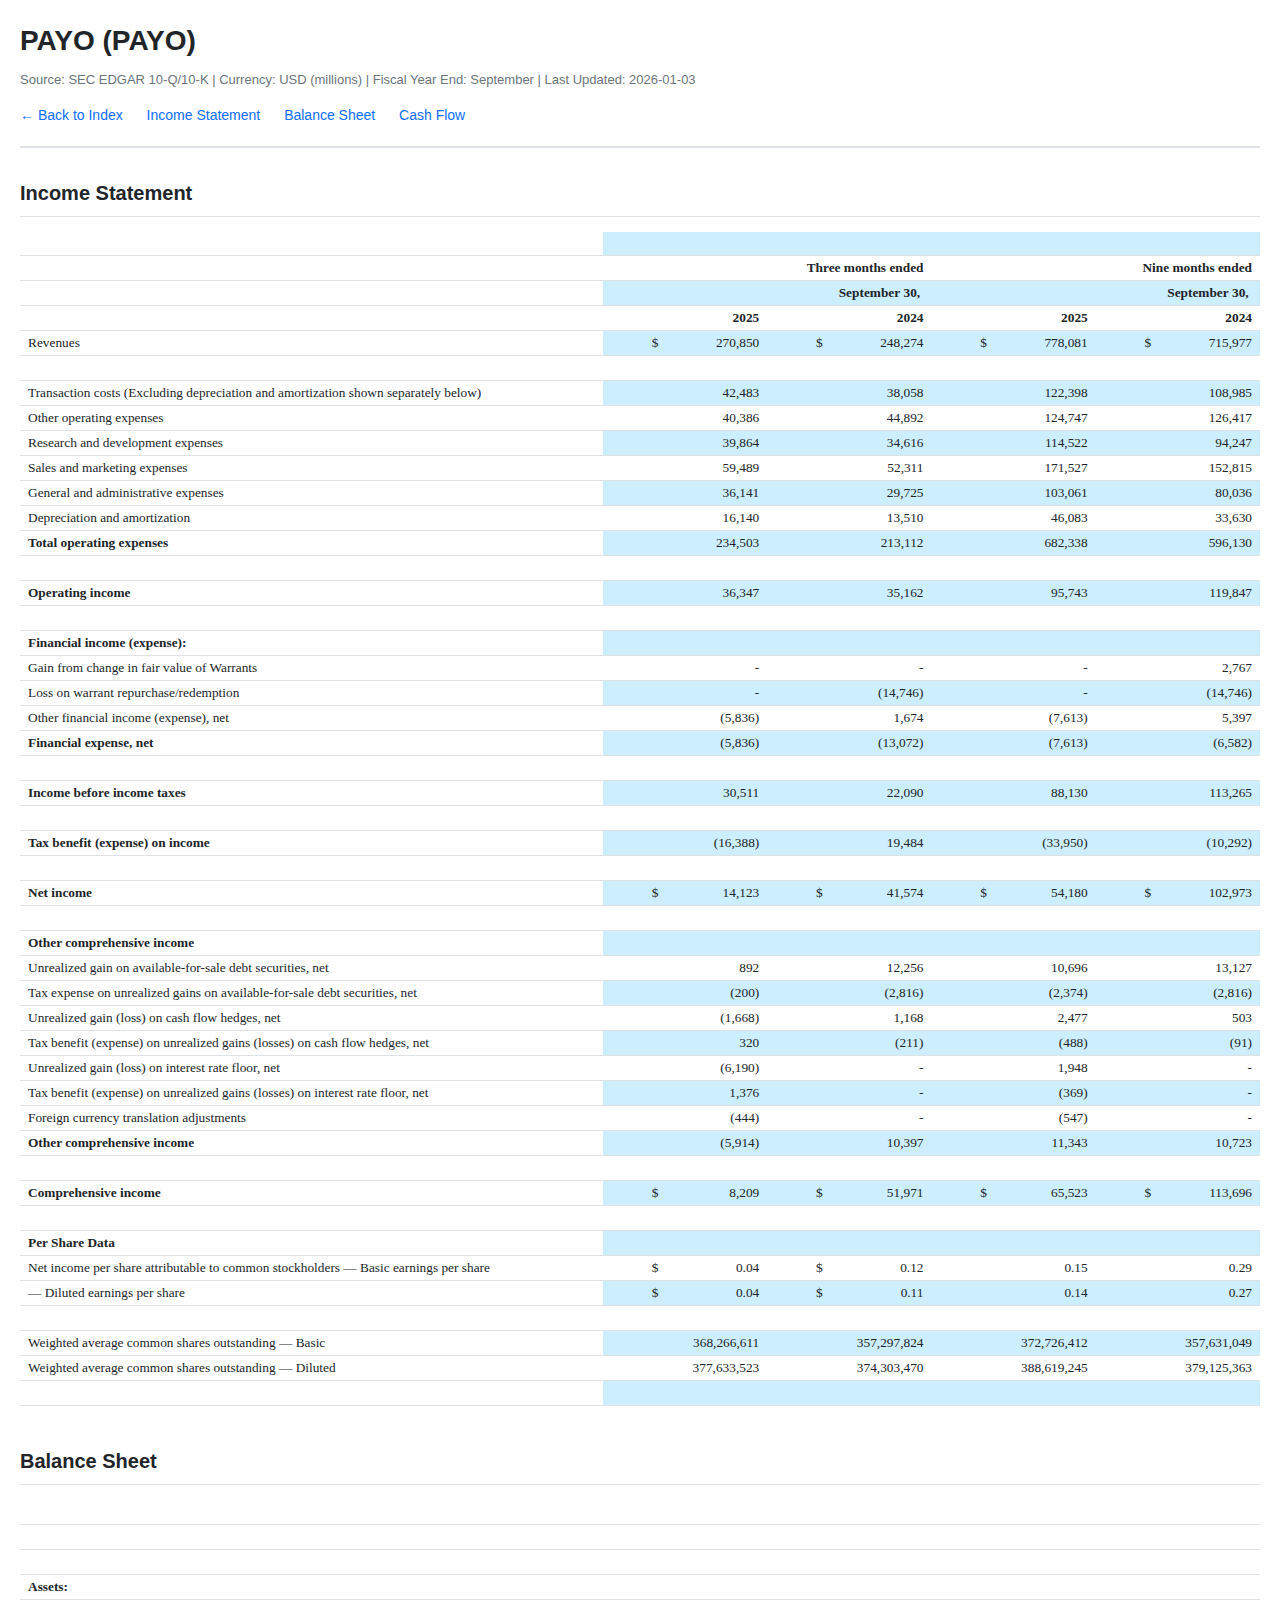
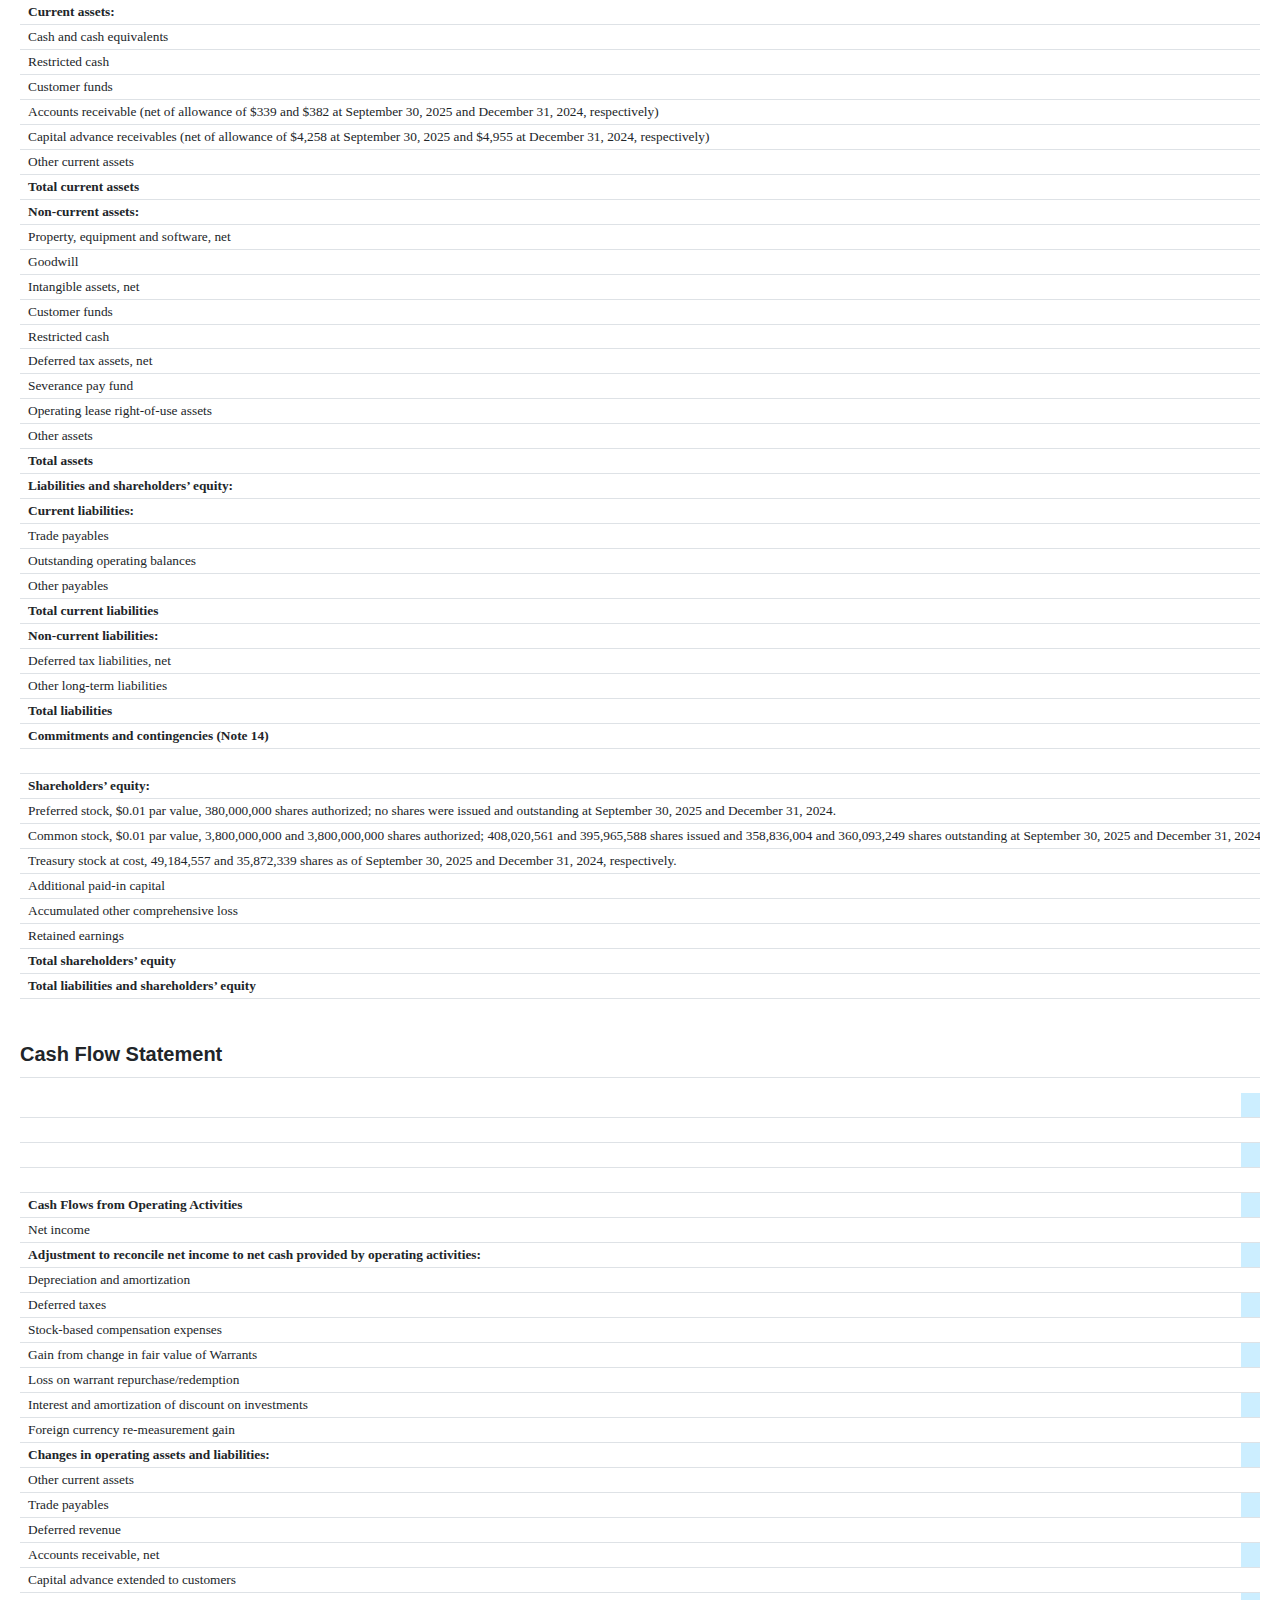
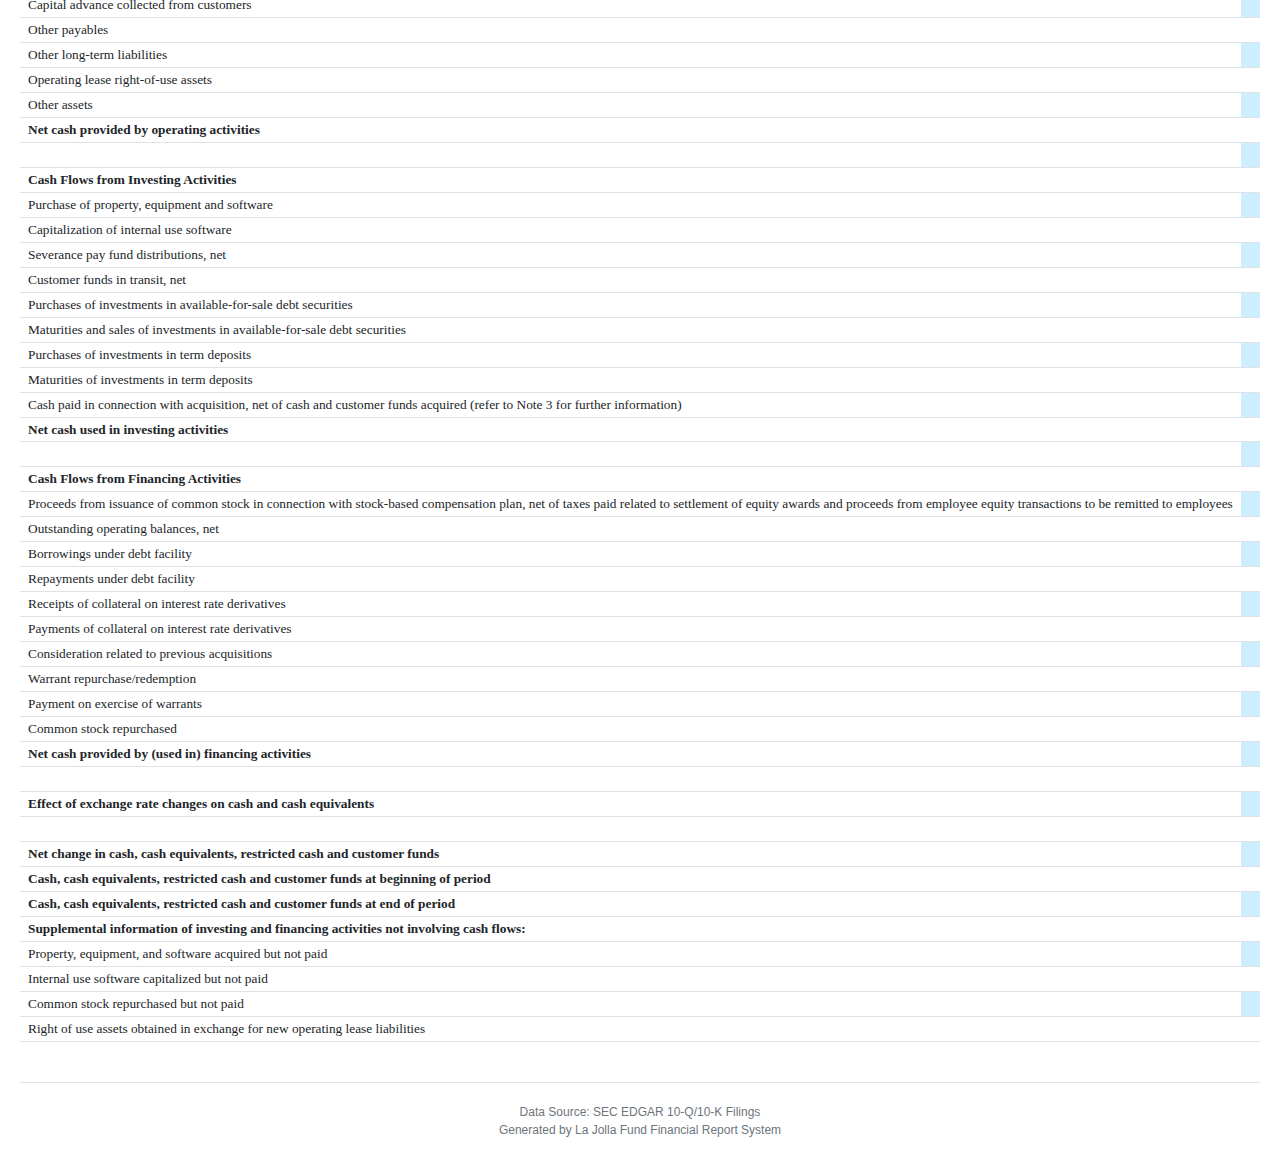
<file: PAYO.html>
<!DOCTYPE html>
<html lang="en">
<head>
    <meta charset="UTF-8">
    <meta name="viewport" content="width=device-width, initial-scale=1.0">
    <title>PAYO - Financial Statements</title>
    <link rel="stylesheet" href="assets/style.css">
</head>
<body>
    <header>
        <h1>PAYO (PAYO)</h1>
        <p class="meta">
            Source: SEC EDGAR 10-Q/10-K |
            Currency: USD (millions) |
            Fiscal Year End: September |
            Last Updated: 2026-01-03
        </p>
        <nav>
            <a href="index.html">&larr; Back to Index</a>
            <a href="#income-statement">Income Statement</a>
            <a href="#balance-sheet">Balance Sheet</a>
            <a href="#cash-flow">Cash Flow</a>
        </nav>
    </header>

    <main>
        <section id="income-statement">
            <h2>Income Statement</h2>
            <div class="table-wrapper">
                <table class="sec-table"><tr><td><div><div><p><span>​</span></p></div></div></td><td><div><div><p><span>​</span></p></div></div></td><td><div><div><p><span>​</span></p></div></div></td><td><div><div><p><span>​</span></p></div></div></td><td><div><div><p><span>​</span></p></div></div></td><td><div><div><p><span>​</span></p></div></div></td><td><div><div><p><span>​</span></p></div></div></td><td><div><div><p><span>​</span></p></div></div></td><td><div><div><p><span>​</span></p></div></div></td><td><div><div><p><span>​</span></p></div></div></td><td><div><div><p><span>​</span></p></div></div></td><td><div><div><p><span>​</span></p></div></div></td><td><div><div><p><span>​</span></p></div></div></td></tr><tr><td><p><span>​</span></p></td><td><p><b>    </b></p></td><td colspan="5"><p><b>Three months ended </b></p></td><td><p><b>    </b></p></td><td colspan="5"><p><b>Nine months ended </b></p></td></tr><tr><td><p><span>​</span></p></td><td><p><span>​</span></p></td><td colspan="5"><p><b>September 30, </b></p></td><td><p><span>​</span></p></td><td colspan="5"><p><b>September 30, </b></p></td></tr><tr><td><p><span>​</span></p></td><td><p><b> </b><span>​</span></p></td><td colspan="2"><p><b>2025</b></p></td><td><p><b>    </b></p></td><td colspan="2"><p><b>2024</b></p></td><td><p><b> </b><span>​</span></p></td><td colspan="2"><p><b>2025</b></p></td><td><p><b>    </b></p></td><td colspan="2"><p><b>2024</b></p></td></tr><tr><td><p>Revenues</p></td><td><p><span>​</span></p></td><td><p>$</p></td><td><p> 270,850</p></td><td><p><span>​</span></p></td><td><p>$</p></td><td><p> 248,274</p></td><td><p><span>​</span></p></td><td><p>$</p></td><td><p> 778,081</p></td><td><p><span>​</span></p></td><td><p>$</p></td><td><p> 715,977</p></td></tr><tr><td><p><span>​</span></p></td><td><p><span>​</span></p></td><td><p><span>​</span></p></td><td><p><span>​</span></p></td><td><p><span>​</span></p></td><td><p><span>​</span></p></td><td><p><span>​</span></p></td><td><p><span>​</span></p></td><td><p><span>​</span></p></td><td><p><span>​</span></p></td><td><p><span>​</span></p></td><td><p><span>​</span></p></td><td><p><span>​</span></p></td></tr><tr><td><p>Transaction costs (Excluding depreciation and amortization shown separately below)</p></td><td><p><span>​</span></p></td><td><p> </p></td><td><p> 42,483</p></td><td><p><span>​</span></p></td><td><p> </p></td><td><p> 38,058</p></td><td><p><span>​</span></p></td><td><p> </p></td><td><p> 122,398</p></td><td><p><span>​</span></p></td><td><p> </p></td><td><p> 108,985</p></td></tr><tr><td><p>Other operating expenses</p></td><td><p><span>​</span></p></td><td><p> </p></td><td><p> 40,386</p></td><td><p><span>​</span></p></td><td><p> </p></td><td><p> 44,892</p></td><td><p><span>​</span></p></td><td><p> </p></td><td><p> 124,747</p></td><td><p><span>​</span></p></td><td><p> </p></td><td><p> 126,417</p></td></tr><tr><td><p>Research and development expenses</p></td><td><p><span>​</span></p></td><td><p> </p></td><td><p> 39,864</p></td><td><p><span>​</span></p></td><td><p> </p></td><td><p> 34,616</p></td><td><p><span>​</span></p></td><td><p> </p></td><td><p> 114,522</p></td><td><p><span>​</span></p></td><td><p> </p></td><td><p> 94,247</p></td></tr><tr><td><p>Sales and marketing expenses</p></td><td><p><span>​</span></p></td><td><p> </p></td><td><p> 59,489</p></td><td><p><span>​</span></p></td><td><p> </p></td><td><p> 52,311</p></td><td><p><span>​</span></p></td><td><p> </p></td><td><p> 171,527</p></td><td><p><span>​</span></p></td><td><p> </p></td><td><p> 152,815</p></td></tr><tr><td><p>General and administrative expenses</p></td><td><p><span>​</span></p></td><td><p> </p></td><td><p> 36,141</p></td><td><p><span>​</span></p></td><td><p> </p></td><td><p> 29,725</p></td><td><p><span>​</span></p></td><td><p> </p></td><td><p> 103,061</p></td><td><p><span>​</span></p></td><td><p> </p></td><td><p> 80,036</p></td></tr><tr><td><p>Depreciation and amortization</p></td><td><p><span>​</span></p></td><td><p> </p></td><td><p> 16,140</p></td><td><p><span>​</span></p></td><td><p> </p></td><td><p> 13,510</p></td><td><p><span>​</span></p></td><td><p> </p></td><td><p> 46,083</p></td><td><p><span>​</span></p></td><td><p> </p></td><td><p> 33,630</p></td></tr><tr><td><p><b>Total operating expenses</b></p></td><td><p><span>​</span></p></td><td><p> </p></td><td><p> 234,503</p></td><td><p><span>​</span></p></td><td><p> </p></td><td><p> 213,112</p></td><td><p><span>​</span></p></td><td><p> </p></td><td><p> 682,338</p></td><td><p><span>​</span></p></td><td><p> </p></td><td><p> 596,130</p></td></tr><tr><td><p><span>​</span></p></td><td><p><span>​</span></p></td><td><p><span>​</span></p></td><td><p><span>​</span></p></td><td><p><span>​</span></p></td><td><p><span>​</span></p></td><td><p><span>​</span></p></td><td><p><span>​</span></p></td><td><p><span>​</span></p></td><td><p><span>​</span></p></td><td><p><span>​</span></p></td><td><p><span>​</span></p></td><td><p><span>​</span></p></td></tr><tr><td><p><b>Operating income</b></p></td><td><p><span>​</span></p></td><td><p> </p></td><td><p> 36,347</p></td><td><p><span>​</span></p></td><td><p> </p></td><td><p> 35,162</p></td><td><p><span>​</span></p></td><td><p> </p></td><td><p> 95,743</p></td><td><p><span>​</span></p></td><td><p> </p></td><td><p> 119,847</p></td></tr><tr><td><p><span>​</span></p></td><td><p><span>​</span></p></td><td><p><span>​</span></p></td><td><p><span>​</span></p></td><td><p><span>​</span></p></td><td><p><span>​</span></p></td><td><p> <span>​</span></p></td><td><p><span>​</span></p></td><td><p><span>​</span></p></td><td><p><span>​</span></p></td><td><p><span>​</span></p></td><td><p><span>​</span></p></td><td><p> <span>​</span></p></td></tr><tr><td><p><b>Financial income (expense):</b></p></td><td><p><span>​</span></p></td><td><p> </p></td><td><p><span>​</span></p></td><td><p><span>​</span></p></td><td><p> </p></td><td><p><span>​</span></p></td><td><p><span>​</span></p></td><td><p> </p></td><td><p><span>​</span></p></td><td><p><span>​</span></p></td><td><p> </p></td><td><p><span>​</span></p></td></tr><tr><td><p>Gain from change in fair value of Warrants</p></td><td><p><span>​</span></p></td><td><p><span>​</span></p></td><td><p> -</p></td><td><p><span>​</span></p></td><td><p><span>​</span></p></td><td><p> -</p></td><td><p><span>​</span></p></td><td><p><span>​</span></p></td><td><p> -</p></td><td><p><span>​</span></p></td><td><p><span>​</span></p></td><td><p> 2,767</p></td></tr><tr><td><p>Loss on warrant repurchase/redemption</p></td><td><p><span>​</span></p></td><td><p><span>​</span></p></td><td><p> -</p></td><td><p><span>​</span></p></td><td><p><span>​</span></p></td><td><p> (14,746)</p></td><td><p><span>​</span></p></td><td><p><span>​</span></p></td><td><p> -</p></td><td><p><span>​</span></p></td><td><p><span>​</span></p></td><td><p> (14,746)</p></td></tr><tr><td><p>Other financial income (expense), net </p></td><td><p><span>​</span></p></td><td><p><span>​</span></p></td><td><p> (5,836)</p></td><td><p><span>​</span></p></td><td><p><span>​</span></p></td><td><p> 1,674</p></td><td><p><span>​</span></p></td><td><p><span>​</span></p></td><td><p> (7,613)</p></td><td><p><span>​</span></p></td><td><p><span>​</span></p></td><td><p> 5,397</p></td></tr><tr><td><p><b>Financial expense, net</b></p></td><td><p><span>​</span></p></td><td><p><span>​</span></p></td><td><p> (5,836)</p></td><td><p><span>​</span></p></td><td><p><span>​</span></p></td><td><p> (13,072)</p></td><td><p><span>​</span></p></td><td><p><span>​</span></p></td><td><p> (7,613)</p></td><td><p><span>​</span></p></td><td><p><span>​</span></p></td><td><p> (6,582)</p></td></tr><tr><td><p><span>​</span></p></td><td><p><span>​</span></p></td><td><p><span>​</span></p></td><td><p><span>​</span></p></td><td><p><span>​</span></p></td><td><p><span>​</span></p></td><td><p><span>​</span></p></td><td><p><span>​</span></p></td><td><p><span>​</span></p></td><td><p><span>​</span></p></td><td><p><span>​</span></p></td><td><p><span>​</span></p></td><td><p><span>​</span></p></td></tr><tr><td><p><b>Income before income taxes</b></p></td><td><p><span>​</span></p></td><td><p> </p></td><td><p> 30,511</p></td><td><p><span>​</span></p></td><td><p> </p></td><td><p> 22,090</p></td><td><p><span>​</span></p></td><td><p> </p></td><td><p> 88,130</p></td><td><p><span>​</span></p></td><td><p> </p></td><td><p> 113,265</p></td></tr><tr><td><p><span>​</span></p></td><td><p><span>​</span></p></td><td><p><span>​</span></p></td><td><p><span>​</span></p></td><td><p><span>​</span></p></td><td><p><span>​</span></p></td><td><p> <span>​</span></p></td><td><p><span>​</span></p></td><td><p><span>​</span></p></td><td><p><span>​</span></p></td><td><p><span>​</span></p></td><td><p><span>​</span></p></td><td><p> <span>​</span></p></td></tr><tr><td><p><b>Tax benefit (expense) on income</b></p></td><td><p><span>​</span></p></td><td><p> </p></td><td><p> (16,388)</p></td><td><p><span>​</span></p></td><td><p><span>​</span></p></td><td><p> 19,484</p></td><td><p><span>​</span></p></td><td><p><span>​</span></p></td><td><p> (33,950)</p></td><td><p><span>​</span></p></td><td><p><span>​</span></p></td><td><p> (10,292)</p></td></tr><tr><td><p><span>​</span></p></td><td><p><span>​</span></p></td><td><p><span>​</span></p></td><td><p><span>​</span></p></td><td><p><span>​</span></p></td><td><p><span>​</span></p></td><td><p> <span>​</span></p></td><td><p><span>​</span></p></td><td><p><span>​</span></p></td><td><p><span>​</span></p></td><td><p><span>​</span></p></td><td><p><span>​</span></p></td><td><p> <span>​</span></p></td></tr><tr><td><p><b>Net income</b></p></td><td><p><span>​</span></p></td><td><p>$</p></td><td><p> 14,123</p></td><td><p><span>​</span></p></td><td><p>$</p></td><td><p> 41,574</p></td><td><p><span>​</span></p></td><td><p>$</p></td><td><p> 54,180</p></td><td><p><span>​</span></p></td><td><p>$</p></td><td><p> 102,973</p></td></tr><tr><td><p><span>​</span></p></td><td><p><span>​</span></p></td><td><p><span>​</span></p></td><td><p><span>​</span></p></td><td><p><span>​</span></p></td><td><p><span>​</span></p></td><td><p><span>​</span></p></td><td><p><span>​</span></p></td><td><p><span>​</span></p></td><td><p><span>​</span></p></td><td><p><span>​</span></p></td><td><p><span>​</span></p></td><td><p><span>​</span></p></td></tr><tr><td><p><b>Other comprehensive income</b></p></td><td><p><span>​</span></p></td><td><p><span>​</span></p></td><td><p><span>​</span></p></td><td><p><span>​</span></p></td><td><p><span>​</span></p></td><td><p><span>​</span></p></td><td><p><span>​</span></p></td><td><p><span>​</span></p></td><td><p><span>​</span></p></td><td><p><span>​</span></p></td><td><p><span>​</span></p></td><td><p><span>​</span></p></td></tr><tr><td><p>Unrealized gain on available-for-sale debt securities, net</p></td><td><p><span>​</span></p></td><td><p><span>​</span></p></td><td><p> 892</p></td><td><p><span>​</span></p></td><td><p><span>​</span></p></td><td><p> 12,256</p></td><td><p><span>​</span></p></td><td><p><span>​</span></p></td><td><p> 10,696</p></td><td><p><span>​</span></p></td><td><p><span>​</span></p></td><td><p> 13,127</p></td></tr><tr><td><p>Tax expense on unrealized gains on available-for-sale debt securities, net</p></td><td><p><span>​</span></p></td><td><p><span>​</span></p></td><td><p> (200)</p></td><td><p><span>​</span></p></td><td><p><span>​</span></p></td><td><p> (2,816)</p></td><td><p><span>​</span></p></td><td><p><span>​</span></p></td><td><p> (2,374)</p></td><td><p><span>​</span></p></td><td><p><span>​</span></p></td><td><p> (2,816)</p></td></tr><tr><td><p>Unrealized gain (loss) on cash flow hedges, net</p></td><td><p><span>​</span></p></td><td><p><span>​</span></p></td><td><p> (1,668)</p></td><td><p><span>​</span></p></td><td><p><span>​</span></p></td><td><p> 1,168</p></td><td><p><span>​</span></p></td><td><p><span>​</span></p></td><td><p> 2,477</p></td><td><p><span>​</span></p></td><td><p><span>​</span></p></td><td><p> 503</p></td></tr><tr><td><p>Tax benefit (expense) on unrealized gains (losses) on cash flow hedges, net</p></td><td><p><span>​</span></p></td><td><p><span>​</span></p></td><td><p> 320</p></td><td><p><span>​</span></p></td><td><p><span>​</span></p></td><td><p> (211)</p></td><td><p><span>​</span></p></td><td><p><span>​</span></p></td><td><p> (488)</p></td><td><p><span>​</span></p></td><td><p><span>​</span></p></td><td><p> (91)</p></td></tr><tr><td><p>Unrealized gain (loss) on interest rate floor, net</p></td><td><p><span>​</span></p></td><td><p><span>​</span></p></td><td><p> (6,190)</p></td><td><p><span>​</span></p></td><td><p><span>​</span></p></td><td><p> -</p></td><td><p><span>​</span></p></td><td><p><span>​</span></p></td><td><p> 1,948</p></td><td><p><span>​</span></p></td><td><p><span>​</span></p></td><td><p> -</p></td></tr><tr><td><p><span>Tax benefit (expense) on unrealized gains (losses)  on interest rate floor, net</span></p></td><td><p><span>​</span></p></td><td><p><span>​</span></p></td><td><p> 1,376</p></td><td><p><span>​</span></p></td><td><p><span>​</span></p></td><td><p> -</p></td><td><p><span>​</span></p></td><td><p><span>​</span></p></td><td><p> (369)</p></td><td><p><span>​</span></p></td><td><p><span>​</span></p></td><td><p> -</p></td></tr><tr><td><p>Foreign currency translation adjustments</p></td><td><p><span>​</span></p></td><td><p><span>​</span></p></td><td><p> (444)</p></td><td><p><span>​</span></p></td><td><p><span>​</span></p></td><td><p> -</p></td><td><p><span>​</span></p></td><td><p><span>​</span></p></td><td><p> (547)</p></td><td><p><span>​</span></p></td><td><p><span>​</span></p></td><td><p> -</p></td></tr><tr><td><p><b>Other comprehensive income</b></p></td><td><p><span>​</span></p></td><td><p><span>​</span></p></td><td><p> (5,914)</p></td><td><p><span>​</span></p></td><td><p><span>​</span></p></td><td><p> 10,397</p></td><td><p><span>​</span></p></td><td><p><span>​</span></p></td><td><p> 11,343</p></td><td><p><span>​</span></p></td><td><p><span>​</span></p></td><td><p> 10,723</p></td></tr><tr><td><p><span>​</span></p></td><td><p><span>​</span></p></td><td><p><span>​</span></p></td><td><p><span>​</span></p></td><td><p><span>​</span></p></td><td><p><span>​</span></p></td><td><p><span>​</span></p></td><td><p><span>​</span></p></td><td><p><span>​</span></p></td><td><p><span>​</span></p></td><td><p><span>​</span></p></td><td><p><span>​</span></p></td><td><p><span>​</span></p></td></tr><tr><td><p><b>Comprehensive income</b></p></td><td><p><span>​</span></p></td><td><p>$</p></td><td><p> 8,209</p></td><td><p><span>​</span></p></td><td><p>$</p></td><td><p> 51,971</p></td><td><p><span>​</span></p></td><td><p>$</p></td><td><p> 65,523</p></td><td><p><span>​</span></p></td><td><p>$</p></td><td><p> 113,696</p></td></tr><tr><td><p><span>​</span></p></td><td><p><span>​</span></p></td><td><p><span>​</span></p></td><td><p><span>​</span></p></td><td><p><span>​</span></p></td><td><p><span>​</span></p></td><td><p><span>​</span></p></td><td><p><span>​</span></p></td><td><p><span>​</span></p></td><td><p><span>​</span></p></td><td><p><span>​</span></p></td><td><p><span>​</span></p></td><td><p><span>​</span></p></td></tr><tr><td><p><b>Per Share Data</b></p></td><td><p><span>​</span></p></td><td><p> </p></td><td><p><span>​</span></p></td><td><p><span>​</span></p></td><td><p> </p></td><td><p><span>​</span></p></td><td><p><span>​</span></p></td><td><p> </p></td><td><p><span>​</span></p></td><td><p><span>​</span></p></td><td><p> </p></td><td><p><span>​</span></p></td></tr><tr><td><p>Net income per share attributable to common stockholders — Basic earnings per share</p></td><td><p><span>​</span></p></td><td><p>$</p></td><td><p> 0.04</p></td><td><p><span>​</span></p></td><td><p>$</p></td><td><p> 0.12</p></td><td><p><span>​</span></p></td><td><p><span>​</span></p></td><td><p> 0.15</p></td><td><p><span>​</span></p></td><td><p><span>​</span></p></td><td><p> 0.29</p></td></tr><tr><td><p>— Diluted earnings per share </p></td><td><p><span>​</span></p></td><td><p>$</p></td><td><p> 0.04</p></td><td><p><span>​</span></p></td><td><p>$</p></td><td><p> 0.11</p></td><td><p><span>​</span></p></td><td><p><span>​</span></p></td><td><p> 0.14</p></td><td><p><span>​</span></p></td><td><p><span>​</span></p></td><td><p> 0.27</p></td></tr><tr><td><p><span>​</span></p></td><td><p><span>​</span></p></td><td><p><span>​</span></p></td><td><p><span>​</span></p></td><td><p><span>​</span></p></td><td><p><span>​</span></p></td><td><p><span>​</span></p></td><td><p><span>​</span></p></td><td><p><span>​</span></p></td><td><p><span>​</span></p></td><td><p><span>​</span></p></td><td><p><span>​</span></p></td><td><p><span>​</span></p></td></tr><tr><td><p>Weighted average common shares outstanding — Basic</p></td><td><p><span>​</span></p></td><td><p> </p></td><td><p> 368,266,611</p></td><td><p><span>​</span></p></td><td><p> </p></td><td><p> 357,297,824</p></td><td><p><span>​</span></p></td><td><p><span>​</span></p></td><td><p> 372,726,412</p></td><td><p><span>​</span></p></td><td><p><span>​</span></p></td><td><p> 357,631,049</p></td></tr><tr><td><p>Weighted average common shares outstanding — Diluted</p></td><td><p><span>​</span></p></td><td><p> </p></td><td><p> 377,633,523</p></td><td><p><span>​</span></p></td><td><p> </p></td><td><p> 374,303,470</p></td><td><p><span>​</span></p></td><td><p><span>​</span></p></td><td><p> 388,619,245</p></td><td><p><span>​</span></p></td><td><p><span>​</span></p></td><td><p> 379,125,363</p></td></tr><tr><td><p><span>​</span></p></td><td><p><span>​</span></p></td><td><p><span>​</span></p></td><td><p><span>​</span></p></td><td><p><span>​</span></p></td><td><p><span>​</span></p></td><td><p><span>​</span></p></td><td><p><span>​</span></p></td><td><p><span>​</span></p></td><td><p><span>​</span></p></td><td><p><span>​</span></p></td><td><p><span>​</span></p></td><td><p><span>​</span></p></td></tr></table>
            </div>
        </section>

        <section id="balance-sheet">
            <h2>Balance Sheet</h2>
            <div class="table-wrapper">
                <table class="sec-table"><tr><td><div><div><p><span>​</span></p></div></div></td><td><div><div><p><span>​</span></p></div></div></td><td><div><div><p><span>​</span></p></div></div></td><td><div><div><p><span>​</span></p></div></div></td><td><div><div><p><span>​</span></p></div></div></td><td><div><div><p><span>​</span></p></div></div></td><td><div><div><p><span>​</span></p></div></div></td></tr><tr><td><p><span>​</span></p></td><td><p><b>    </b></p></td><td colspan="2"><p><b>September 30, </b></p></td><td><p><b>    </b></p></td><td colspan="2"><p><b>December 31, </b></p></td></tr><tr><td><p><span>​</span></p></td><td><p><b> </b><span>​</span></p></td><td colspan="2"><p><b>2025</b></p></td><td><p><b> </b><span>​</span></p></td><td colspan="2"><p><b>2024</b></p></td></tr><tr><td><p><b>Assets:</b></p></td><td><p> </p></td><td><p><span>​</span></p></td><td><p>  </p></td><td><p> </p></td><td><p><span>​</span></p></td><td><p>  </p></td></tr><tr><td><p><b>Current assets:</b></p></td><td><p> </p></td><td><p><span>​</span></p></td><td><p>  </p></td><td><p> </p></td><td><p><span>​</span></p></td><td><p>  </p></td></tr><tr><td><p>Cash and cash equivalents</p></td><td><p><span>​</span></p></td><td><p>$</p></td><td><p> 479,448</p></td><td><p><span>​</span></p></td><td><p>$</p></td><td><p> 497,467</p></td></tr><tr><td><p>Restricted cash</p></td><td><p><span>​</span></p></td><td><p> </p></td><td><p> 8,659</p></td><td><p><span>​</span></p></td><td><p> </p></td><td><p> 6,633</p></td></tr><tr><td><p>Customer funds</p></td><td><p><span>​</span></p></td><td><p> </p></td><td><p> 6,772,912</p></td><td><p><span>​</span></p></td><td><p> </p></td><td><p> 6,439,153</p></td></tr><tr><td><p>Accounts receivable (net of allowance of $339 and $382 at September 30, 2025 and December 31, 2024, respectively)</p></td><td><p><span>​</span></p></td><td><p> </p></td><td><p> 14,351</p></td><td><p><span>​</span></p></td><td><p> </p></td><td><p> 11,937</p></td></tr><tr><td><p>Capital advance receivables (net of allowance of $4,258 at September 30, 2025 and $4,955 at December 31, 2024, respectively)</p></td><td><p><span>​</span></p></td><td><p> </p></td><td><p> 42,385</p></td><td><p><span>​</span></p></td><td><p> </p></td><td><p> 56,242</p></td></tr><tr><td><p>Other current assets</p></td><td><p><span>​</span></p></td><td><p> </p></td><td><p> 83,641</p></td><td><p><span>​</span></p></td><td><p> </p></td><td><p> 88,210</p></td></tr><tr><td><p><b>Total current assets</b></p></td><td><p><span>​</span></p></td><td><p> </p></td><td><p> 7,401,396</p></td><td><p><span>​</span></p></td><td><p> </p></td><td><p> 7,099,642</p></td></tr><tr><td><p><b>Non-current assets:</b></p></td><td><p><span>​</span></p></td><td><p> </p></td><td><p><span>​</span></p></td><td><p><span>​</span></p></td><td><p> </p></td><td><p>  </p></td></tr><tr><td><p>Property, equipment and software, net</p></td><td><p><span>​</span></p></td><td><p> </p></td><td><p> 20,552</p></td><td><p><span>​</span></p></td><td><p> </p></td><td><p> 16,053</p></td></tr><tr><td><p>Goodwill</p></td><td><p><span>​</span></p></td><td><p> </p></td><td><p> 77,785</p></td><td><p><span>​</span></p></td><td><p> </p></td><td><p> 77,785</p></td></tr><tr><td><p>Intangible assets, net</p></td><td><p><span>​</span></p></td><td><p> </p></td><td><p> 205,890</p></td><td><p><span>​</span></p></td><td><p> </p></td><td><p> 102,390</p></td></tr><tr><td><p>Customer funds</p></td><td><p><span>​</span></p></td><td><p><span>​</span></p></td><td><p> 350,000</p></td><td><p><span>​</span></p></td><td><p><span>​</span></p></td><td><p> 525,000</p></td></tr><tr><td><p>Restricted cash</p></td><td><p><span>​</span></p></td><td><p> </p></td><td><p> 20,916</p></td><td><p><span>​</span></p></td><td><p> </p></td><td><p> 17,653</p></td></tr><tr><td><p>Deferred tax assets, net</p></td><td><p><span>​</span></p></td><td><p> </p></td><td><p> 49,898</p></td><td><p><span>​</span></p></td><td><p> </p></td><td><p> 41,523</p></td></tr><tr><td><p>Severance pay fund</p></td><td><p><span>​</span></p></td><td><p> </p></td><td><p> 813</p></td><td><p><span>​</span></p></td><td><p> </p></td><td><p> 757</p></td></tr><tr><td><p>Operating lease right-of-use assets</p></td><td><p><span>​</span></p></td><td><p> </p></td><td><p> 48,777</p></td><td><p><span>​</span></p></td><td><p> </p></td><td><p> 19,403</p></td></tr><tr><td><p>Other assets</p></td><td><p><span>​</span></p></td><td><p> </p></td><td><p> 29,429</p></td><td><p><span>​</span></p></td><td><p> </p></td><td><p> 30,174</p></td></tr><tr><td><p><b>Total assets</b></p></td><td><p><span>​</span></p></td><td><p>$</p></td><td><p> 8,205,456</p></td><td><p><span>​</span></p></td><td><p>$</p></td><td><p> 7,930,380</p></td></tr><tr><td><p><b>Liabilities and shareholders’ equity:</b></p></td><td><p><span>​</span></p></td><td><p> </p></td><td><p><span>​</span></p></td><td><p><span>​</span></p></td><td><p> </p></td><td><p>  </p></td></tr><tr><td><p><b>Current liabilities:</b></p></td><td><p><span>​</span></p></td><td><p> </p></td><td><p><span>​</span></p></td><td><p><span>​</span></p></td><td><p> </p></td><td><p>  </p></td></tr><tr><td><p>Trade payables</p></td><td><p><span>​</span></p></td><td><p>$</p></td><td><p> 39,676</p></td><td><p><span>​</span></p></td><td><p>$</p></td><td><p> 37,302</p></td></tr><tr><td><p>Outstanding operating balances</p></td><td><p><span>​</span></p></td><td><p> </p></td><td><p> 7,122,912</p></td><td><p><span>​</span></p></td><td><p> </p></td><td><p> 6,964,153</p></td></tr><tr><td><p>Other payables</p></td><td><p><span>​</span></p></td><td><p> </p></td><td><p> 145,731</p></td><td><p><span>​</span></p></td><td><p> </p></td><td><p> 129,621</p></td></tr><tr><td><p><b>Total current liabilities</b></p></td><td><p><span>​</span></p></td><td><p> </p></td><td><p> 7,308,319</p></td><td><p><span>​</span></p></td><td><p> </p></td><td><p> 7,131,076</p></td></tr><tr><td><p><b>Non-current liabilities:</b></p></td><td><p><span>​</span></p></td><td><p> </p></td><td><p><span>​</span></p></td><td><p><span>​</span></p></td><td><p> </p></td><td><p>  </p></td></tr><tr><td><p>Deferred tax liabilities, net</p></td><td><p><span>​</span></p></td><td><p><span>​</span></p></td><td><p> 25,098</p></td><td><p><span>​</span></p></td><td><p><span>​</span></p></td><td><p> 1,471</p></td></tr><tr><td><p>Other long-term liabilities</p></td><td><p><span>​</span></p></td><td><p> </p></td><td><p> 121,552</p></td><td><p><span>​</span></p></td><td><p> </p></td><td><p> 73,043</p></td></tr><tr><td><p><b>Total liabilities</b></p></td><td><p><span>​</span></p></td><td><p> </p></td><td><p> 7,454,969</p></td><td><p><span>​</span></p></td><td><p> </p></td><td><p> 7,205,590</p></td></tr><tr><td><p><b>Commitments and contingencies (Note 14)</b></p></td><td><p><span>​</span></p></td><td><p> </p></td><td><p><span>​</span></p></td><td><p><span>​</span></p></td><td><p> </p></td><td><p>  </p></td></tr><tr><td><p><span>​</span></p></td><td><p><span>​</span></p></td><td><p><span>​</span></p></td><td><p><span>​</span></p></td><td><p><span>​</span></p></td><td><p><span>​</span></p></td><td><p><span>​</span></p></td></tr><tr><td><p><b>Shareholders’ equity:</b></p></td><td><p><span>​</span></p></td><td><p> </p></td><td><p><span>​</span></p></td><td><p><span>​</span></p></td><td><p> </p></td><td><p>  </p></td></tr><tr><td><p>Preferred stock, $0.01 par value, 380,000,000 shares authorized; no shares were issued and outstanding at September 30, 2025 and December 31, 2024.</p></td><td><p><span>​</span></p></td><td><p> </p></td><td><p><span><span> —</span></span></p></td><td><p><span>​</span></p></td><td><p> </p></td><td><p><span><span> —</span></span></p></td></tr><tr><td><p>Common stock, $0.01 par value, 3,800,000,000 and 3,800,000,000 shares authorized; 408,020,561 and 395,965,588 shares issued and 358,836,004 and 360,093,249 shares outstanding at September 30, 2025 and December 31, 2024, respectively.</p></td><td><p><span>​</span></p></td><td><p><span>​</span></p></td><td><p> 4,080</p></td><td><p><span>​</span></p></td><td><p><span>​</span></p></td><td><p> 3,960</p></td></tr><tr><td><p>Treasury stock at cost, 49,184,557 and 35,872,339 shares as of September 30, 2025 and December 31, 2024, respectively.</p></td><td><p><span>​</span></p></td><td><p><span>​</span></p></td><td><p> (287,978)</p></td><td><p><span>​</span></p></td><td><p><span>​</span></p></td><td><p> (193,724)</p></td></tr><tr><td><p>Additional paid-in capital</p></td><td><p><span>​</span></p></td><td><p> </p></td><td><p> 875,504</p></td><td><p><span>​</span></p></td><td><p> </p></td><td><p> 821,196</p></td></tr><tr><td><p>Accumulated other comprehensive loss</p></td><td><p><span>​</span></p></td><td><p> </p></td><td><p> (1,266)</p></td><td><p><span>​</span></p></td><td><p> </p></td><td><p> (12,609)</p></td></tr><tr><td><p>Retained earnings </p></td><td><p><span>​</span></p></td><td><p> </p></td><td><p> 160,147</p></td><td><p><span>​</span></p></td><td><p> </p></td><td><p> 105,967</p></td></tr><tr><td><p><b>Total shareholders’ equity</b></p></td><td><p><span>​</span></p></td><td><p> </p></td><td><p> 750,487</p></td><td><p><span>​</span></p></td><td><p> </p></td><td><p> 724,790</p></td></tr><tr><td><p><b>Total liabilities and shareholders’ equity</b></p></td><td><p><span>​</span></p></td><td><p>$</p></td><td><p> 8,205,456</p></td><td><p><span>​</span></p></td><td><p>$</p></td><td><p> 7,930,380</p></td></tr></table>
            </div>
        </section>

        <section id="cash-flow">
            <h2>Cash Flow Statement</h2>
            <div class="table-wrapper">
                <table class="sec-table"><tr><td><div><div><p><span>​</span></p></div></div></td><td><div><div><p><span>​</span></p></div></div></td><td><div><div><p><span>​</span></p></div></div></td><td><div><div><p><span>​</span></p></div></div></td><td><div><div><p><span>​</span></p></div></div></td><td><div><div><p><span>​</span></p></div></div></td><td><div><div><p><span>​</span></p></div></div></td></tr><tr><td><p><span>​</span></p></td><td><p><b>    </b></p></td><td colspan="5"><p><b>Nine months ended </b></p></td></tr><tr><td><p><span>​</span></p></td><td><p><span>​</span></p></td><td colspan="5"><p><b>September 30, </b></p></td></tr><tr><td><p><span>​</span></p></td><td><p><b> </b><span>​</span></p></td><td colspan="2"><p><b>2025</b></p></td><td><p><b> </b><span>​</span></p></td><td colspan="2"><p><b>2024</b></p></td></tr><tr><td><p><b>Cash Flows from Operating Activities</b></p></td><td><p></p></td><td><p><span>​</span></p></td><td><p></p></td><td><p></p></td><td><p><span>​</span></p></td><td><p></p></td></tr><tr><td><p><span>Net income</span></p></td><td><p><span>​</span></p></td><td><p><span>$</span></p></td><td><p><span> 54,180</span></p></td><td><p><span>​</span></p></td><td><p><span>$</span></p></td><td><p><span> 102,973</span></p></td></tr><tr><td><p><b>Adjustment to reconcile net income to net cash provided by operating activities:</b></p></td><td><p><span>​</span></p></td><td><p></p></td><td><p><span>​</span></p></td><td><p><span>​</span></p></td><td><p></p></td><td><p></p></td></tr><tr><td><p><span>Depreciation and amortization</span></p></td><td><p><span>​</span></p></td><td><p></p></td><td><p><span> 46,083</span></p></td><td><p><span>​</span></p></td><td><p></p></td><td><p><span> 33,630</span></p></td></tr><tr><td><p><span>Deferred taxes</span></p></td><td><p><span>​</span></p></td><td><p></p></td><td><p><span> (11,761)</span></p></td><td><p><span>​</span></p></td><td><p></p></td><td><p><span> (17,073)</span></p></td></tr><tr><td><p><span>Stock-based compensation expenses</span></p></td><td><p><span>​</span></p></td><td><p></p></td><td><p><span> 56,613</span></p></td><td><p><span>​</span></p></td><td><p></p></td><td><p><span> 46,173</span></p></td></tr><tr><td><p><span>Gain from change in fair value of Warrants</span></p></td><td><p><span>​</span></p></td><td><p><span>​</span></p></td><td><p><span> —</span></p></td><td><p><span>​</span></p></td><td><p><span>​</span></p></td><td><p><span> (2,767)</span></p></td></tr><tr><td><p><span>Loss on warrant repurchase/redemption</span></p></td><td><p><span>​</span></p></td><td><p><span>​</span></p></td><td><p><span> —</span></p></td><td><p><span>​</span></p></td><td><p><span>​</span></p></td><td><p><span> 14,746</span></p></td></tr><tr><td><p><span>Interest and amortization of discount on investments</span></p></td><td><p><span>​</span></p></td><td><p><span>​</span></p></td><td><p><span> (2,086)</span></p></td><td><p><span>​</span></p></td><td><p><span>​</span></p></td><td><p><span> (6,401)</span></p></td></tr><tr><td><p><span>Foreign currency re-measurement gain</span></p></td><td><p><span>​</span></p></td><td><p></p></td><td><p><span> (4,965)</span></p></td><td><p><span>​</span></p></td><td><p></p></td><td><p><span> (109)</span></p></td></tr><tr><td><p><b>Changes in operating assets and liabilities:</b></p></td><td><p><span>​</span></p></td><td><p></p></td><td><p><span>​</span></p></td><td><p><span>​</span></p></td><td><p></p></td><td><p><span>​</span></p></td></tr><tr><td><p><span>Other current assets</span></p></td><td><p><span>​</span></p></td><td><p></p></td><td><p><span> 11,279</span></p></td><td><p><span>​</span></p></td><td><p></p></td><td><p><span> (36,277)</span></p></td></tr><tr><td><p><span>Trade payables</span></p></td><td><p><span>​</span></p></td><td><p></p></td><td><p><span> 2,882</span></p></td><td><p><span>​</span></p></td><td><p></p></td><td><p><span> 8,904</span></p></td></tr><tr><td><p><span>Deferred revenue</span></p></td><td><p><span>​</span></p></td><td><p></p></td><td><p><span> 258</span></p></td><td><p><span>​</span></p></td><td><p></p></td><td><p><span> 808</span></p></td></tr><tr><td><p><span>Accounts receivable, net</span></p></td><td><p><span>​</span></p></td><td><p></p></td><td><p><span> (2,405)</span></p></td><td><p><span>​</span></p></td><td><p></p></td><td><p><span> (1,255)</span></p></td></tr><tr><td><p><span>Capital advance extended to customers</span></p></td><td><p><span>​</span></p></td><td><p></p></td><td><p><span> (235,407)</span></p></td><td><p><span>​</span></p></td><td><p></p></td><td><p><span> (260,435)</span></p></td></tr><tr><td><p><span>Capital advance collected from customers</span></p></td><td><p><span>​</span></p></td><td><p></p></td><td><p><span> 249,264</span></p></td><td><p><span>​</span></p></td><td><p></p></td><td><p><span> 248,980</span></p></td></tr><tr><td><p><span>Other payables</span></p></td><td><p><span>​</span></p></td><td><p></p></td><td><p><span> 1,394</span></p></td><td><p><span>​</span></p></td><td><p></p></td><td><p><span> (6,619)</span></p></td></tr><tr><td><p><span>Other long-term liabilities</span></p></td><td><p><span>​</span></p></td><td><p></p></td><td><p><span> 13,086</span></p></td><td><p><span>​</span></p></td><td><p></p></td><td><p><span> (3,667)</span></p></td></tr><tr><td><p><span>Operating lease right-of-use assets</span></p></td><td><p><span>​</span></p></td><td><p></p></td><td><p><span> 7,610</span></p></td><td><p><span>​</span></p></td><td><p></p></td><td><p><span> 9,802</span></p></td></tr><tr><td><p><span>Other assets</span></p></td><td><p><span>​</span></p></td><td><p></p></td><td><p><span> (7,448)</span></p></td><td><p><span>​</span></p></td><td><p></p></td><td><p><span> (374)</span></p></td></tr><tr><td><p><b>Net cash provided by operating activities</b></p></td><td><p><span>​</span></p></td><td><p></p></td><td><p><span> 178,577</span></p></td><td><p><span>​</span></p></td><td><p></p></td><td><p><span> 131,039</span></p></td></tr><tr><td><p><span>​</span></p></td><td><p><span>​</span></p></td><td><p><span>​</span></p></td><td><p><span>​</span></p></td><td><p><span>​</span></p></td><td><p><span>​</span></p></td><td><p><span>​</span></p></td></tr><tr><td><p><b>Cash Flows from Investing Activities</b></p></td><td><p><span>​</span></p></td><td><p></p></td><td><p></p></td><td><p><span>​</span></p></td><td><p></p></td><td><p><span>​</span></p></td></tr><tr><td><p><span>Purchase of property, equipment and software</span></p></td><td><p><span>​</span></p></td><td><p></p></td><td><p><span> (12,285)</span></p></td><td><p><span>​</span></p></td><td><p></p></td><td><p><span> (4,449)</span></p></td></tr><tr><td><p><span>Capitalization of internal use software</span></p></td><td><p><span>​</span></p></td><td><p></p></td><td><p><span> (43,886)</span></p></td><td><p><span>​</span></p></td><td><p></p></td><td><p><span> (39,666)</span></p></td></tr><tr><td><p><span>Severance pay fund distributions, net</span></p></td><td><p><span>​</span></p></td><td><p></p></td><td><p><span> (56)</span></p></td><td><p><span>​</span></p></td><td><p></p></td><td><p><span> 12</span></p></td></tr><tr><td><p><span>Customer funds in transit, net</span></p></td><td><p><span>​</span></p></td><td><p></p></td><td><p><span> (56,747)</span></p></td><td><p><span>​</span></p></td><td><p></p></td><td><p><span> (80,098)</span></p></td></tr><tr><td><p><span>Purchases of investments in available-for-sale debt securities</span></p></td><td><p><span>​</span></p></td><td><p><span>​</span></p></td><td><p><span> (351,824)</span></p></td><td><p><span>​</span></p></td><td><p><span>​</span></p></td><td><p><span> (1,255,686)</span></p></td></tr><tr><td><p><span>Maturities and sales of investments in available-for-sale debt securities</span></p></td><td><p><span>​</span></p></td><td><p><span>​</span></p></td><td><p><span> 253,500</span></p></td><td><p><span>​</span></p></td><td><p><span>​</span></p></td><td><p><span> 214,000</span></p></td></tr><tr><td><p><span>Purchases of investments in term deposits</span></p></td><td><p><span>​</span></p></td><td><p><span>​</span></p></td><td><p><span> —</span></p></td><td><p><span>​</span></p></td><td><p><span>​</span></p></td><td><p><span> (600,000)</span></p></td></tr><tr><td><p><span>Maturities of investments in term deposits</span></p></td><td><p><span>​</span></p></td><td><p><span>​</span></p></td><td><p><span> 75,000</span></p></td><td><p><span>​</span></p></td><td><p><span>​</span></p></td><td><p><span> —</span></p></td></tr><tr><td><p><span>Cash paid in connection with acquisition, net of cash and customer funds acquired (refer to Note 3 for further information)</span></p></td><td><p><span>​</span></p></td><td><p><span>​</span></p></td><td><p><span> (33,081)</span></p></td><td><p><span>​</span></p></td><td><p><span>​</span></p></td><td><p><span> (48,219)</span></p></td></tr><tr><td><p><b>Net cash used in investing activities</b></p></td><td><p><span>​</span></p></td><td><p></p></td><td><p><span> (169,379)</span></p></td><td><p><span>​</span></p></td><td><p></p></td><td><p><span> (1,814,106)</span></p></td></tr><tr><td><p><span>​</span></p></td><td><p><span>​</span></p></td><td><p><span>​</span></p></td><td><p><span>​</span></p></td><td><p><span>​</span></p></td><td><p><span>​</span></p></td><td><p><span>​</span></p></td></tr><tr><td><p><b>Cash Flows from Financing Activities</b></p></td><td><p><span>​</span></p></td><td><p></p></td><td><p></p></td><td><p><span>​</span></p></td><td><p></p></td><td><p></p></td></tr><tr><td><p><span>Proceeds from issuance of common stock in connection with stock-based compensation plan, net of taxes paid related to settlement of equity awards and proceeds from employee equity transactions to be remitted to employees</span></p></td><td><p><span>​</span></p></td><td><p></p></td><td><p><span> (3,237)</span></p></td><td><p><span>​</span></p></td><td><p></p></td><td><p><span> 23,015</span></p></td></tr><tr><td><p><span>Outstanding operating balances, net</span></p></td><td><p><span>​</span></p></td><td><p></p></td><td><p><span> 136,622</span></p></td><td><p><span>​</span></p></td><td><p></p></td><td><p><span> (314,764)</span></p></td></tr><tr><td><p><span>Borrowings under debt facility </span></p></td><td><p><span>​</span></p></td><td><p><span>​</span></p></td><td><p><span> —</span></p></td><td><p><span>​</span></p></td><td><p><span>​</span></p></td><td><p><span> 15,120</span></p></td></tr><tr><td><p><span>Repayments under debt facility </span></p></td><td><p><span>​</span></p></td><td><p><span>​</span></p></td><td><p><span> —</span></p></td><td><p><span>​</span></p></td><td><p><span>​</span></p></td><td><p><span> (20,312)</span></p></td></tr><tr><td><p><span>Receipts of collateral on interest rate derivatives</span></p></td><td><p><span>​</span></p></td><td><p><span>​</span></p></td><td><p><span> 89,550</span></p></td><td><p><span>​</span></p></td><td><p><span>​</span></p></td><td><p><span> —</span></p></td></tr><tr><td><p><span>Payments of collateral on interest rate derivatives </span></p></td><td><p><span>​</span></p></td><td><p><span>​</span></p></td><td><p><span> (90,010)</span></p></td><td><p><span>​</span></p></td><td><p><span>​</span></p></td><td><p><span> —</span></p></td></tr><tr><td><p><span>Consideration related to previous acquisitions</span></p></td><td><p><span>​</span></p></td><td><p><span>​</span></p></td><td><p><span> 455</span></p></td><td><p><span>​</span></p></td><td><p><span>​</span></p></td><td><p><span> —</span></p></td></tr><tr><td><p><span>Warrant repurchase/redemption</span></p></td><td><p><span>​</span></p></td><td><p><span>​</span></p></td><td><p><span> —</span></p></td><td><p><span>​</span></p></td><td><p><span>​</span></p></td><td><p><span> (19,534)</span></p></td></tr><tr><td><p><span>Payment on exercise of warrants</span></p></td><td><p><span>​</span></p></td><td><p><span>​</span></p></td><td><p><span> (1,332)</span></p></td><td><p><span>​</span></p></td><td><p><span>​</span></p></td><td><p><span> —</span></p></td></tr><tr><td><p><span>Common stock repurchased</span></p></td><td><p><span>​</span></p></td><td><p><span>​</span></p></td><td><p><span> (95,029)</span></p></td><td><p><span>​</span></p></td><td><p><span>​</span></p></td><td><p><span> (120,457)</span></p></td></tr><tr><td><p><b>Net cash provided by (used in) financing activities</b></p></td><td><p><span>​</span></p></td><td><p></p></td><td><p><span> 37,019</span></p></td><td><p><span>​</span></p></td><td><p></p></td><td><p><span> (436,932)</span></p></td></tr><tr><td><p><span>​</span></p></td><td><p><span>​</span></p></td><td><p><span>​</span></p></td><td><p><span>​</span></p></td><td><p><span>​</span></p></td><td><p><span>​</span></p></td><td><p><span>​</span></p></td></tr><tr><td><p><b>Effect of exchange rate changes on cash and cash equivalents</b></p></td><td><p><span>​</span></p></td><td><p></p></td><td><p><span> 5,177</span></p></td><td><p><span>​</span></p></td><td><p></p></td><td><p><span> 109</span></p></td></tr><tr><td><p><span>​</span></p></td><td><p><span>​</span></p></td><td><p><span>​</span></p></td><td><p><span>​</span></p></td><td><p><span>​</span></p></td><td><p><span>​</span></p></td><td><p><span>​</span></p></td></tr><tr><td><p><b>Net change in cash, cash equivalents, restricted cash and customer funds</b></p></td><td><p><span>​</span></p></td><td><p></p></td><td><p><span> 51,394</span></p></td><td><p><span>​</span></p></td><td><p></p></td><td><p><span> (2,119,890)</span></p></td></tr><tr><td><p><b>Cash, cash equivalents, restricted cash and customer funds at beginning of period</b></p></td><td><p><span>​</span></p></td><td><p></p></td><td><p><span> 5,658,210</span></p></td><td><p><span>​</span></p></td><td><p></p></td><td><p><span> 7,018,367</span></p></td></tr><tr><td><p><b>Cash, cash equivalents, restricted cash and customer funds at end of period</b></p></td><td><p><span>​</span></p></td><td><p><span>$</span></p></td><td><p><span> 5,709,604</span></p></td><td><p><span>​</span></p></td><td><p><span>$</span></p></td><td><p><span> 4,898,477</span></p></td></tr><tr><td><p><b>Supplemental information of investing and financing activities not involving cash flows:</b></p></td><td><p><span>​</span></p></td><td><p></p></td><td><p><span>​</span></p></td><td><p><span>​</span></p></td><td><p></p></td><td><p></p></td></tr><tr><td><p><span>Property, equipment, and software acquired but not paid</span></p></td><td><p><span>​</span></p></td><td><p><span>$</span></p></td><td><p><span> 505</span></p></td><td><p><span>​</span></p></td><td><p><span>$</span></p></td><td><p><span> 1,569</span></p></td></tr><tr><td><p><span>Internal use software capitalized but not paid</span></p></td><td><p><span>​</span></p></td><td><p><span>$</span></p></td><td><p><span> 6,201</span></p></td><td><p><span>​</span></p></td><td><p><span>$</span></p></td><td><p><span> 6,271</span></p></td></tr><tr><td><p><span>Common stock repurchased but not paid</span></p></td><td><p><span>​</span></p></td><td><p><span>$</span></p></td><td><p><span> —</span></p></td><td><p><span>​</span></p></td><td><p><span>$</span></p></td><td><p><span> 150</span></p></td></tr><tr><td><p><span>Right of use assets obtained in exchange for new operating lease liabilities</span></p></td><td><p><span>​</span></p></td><td><p><span>$</span></p></td><td><p><span> 34,440</span></p></td><td><p><span>​</span></p></td><td><p><span>$</span></p></td><td><p><span> 6,533</span></p></td></tr></table>
            </div>
        </section>
    </main>

    <footer>
        <p>Data Source: SEC EDGAR 10-Q/10-K Filings</p>
        <p>Generated by La Jolla Fund Financial Report System</p>
    </footer>
</body>
</html>
</file>
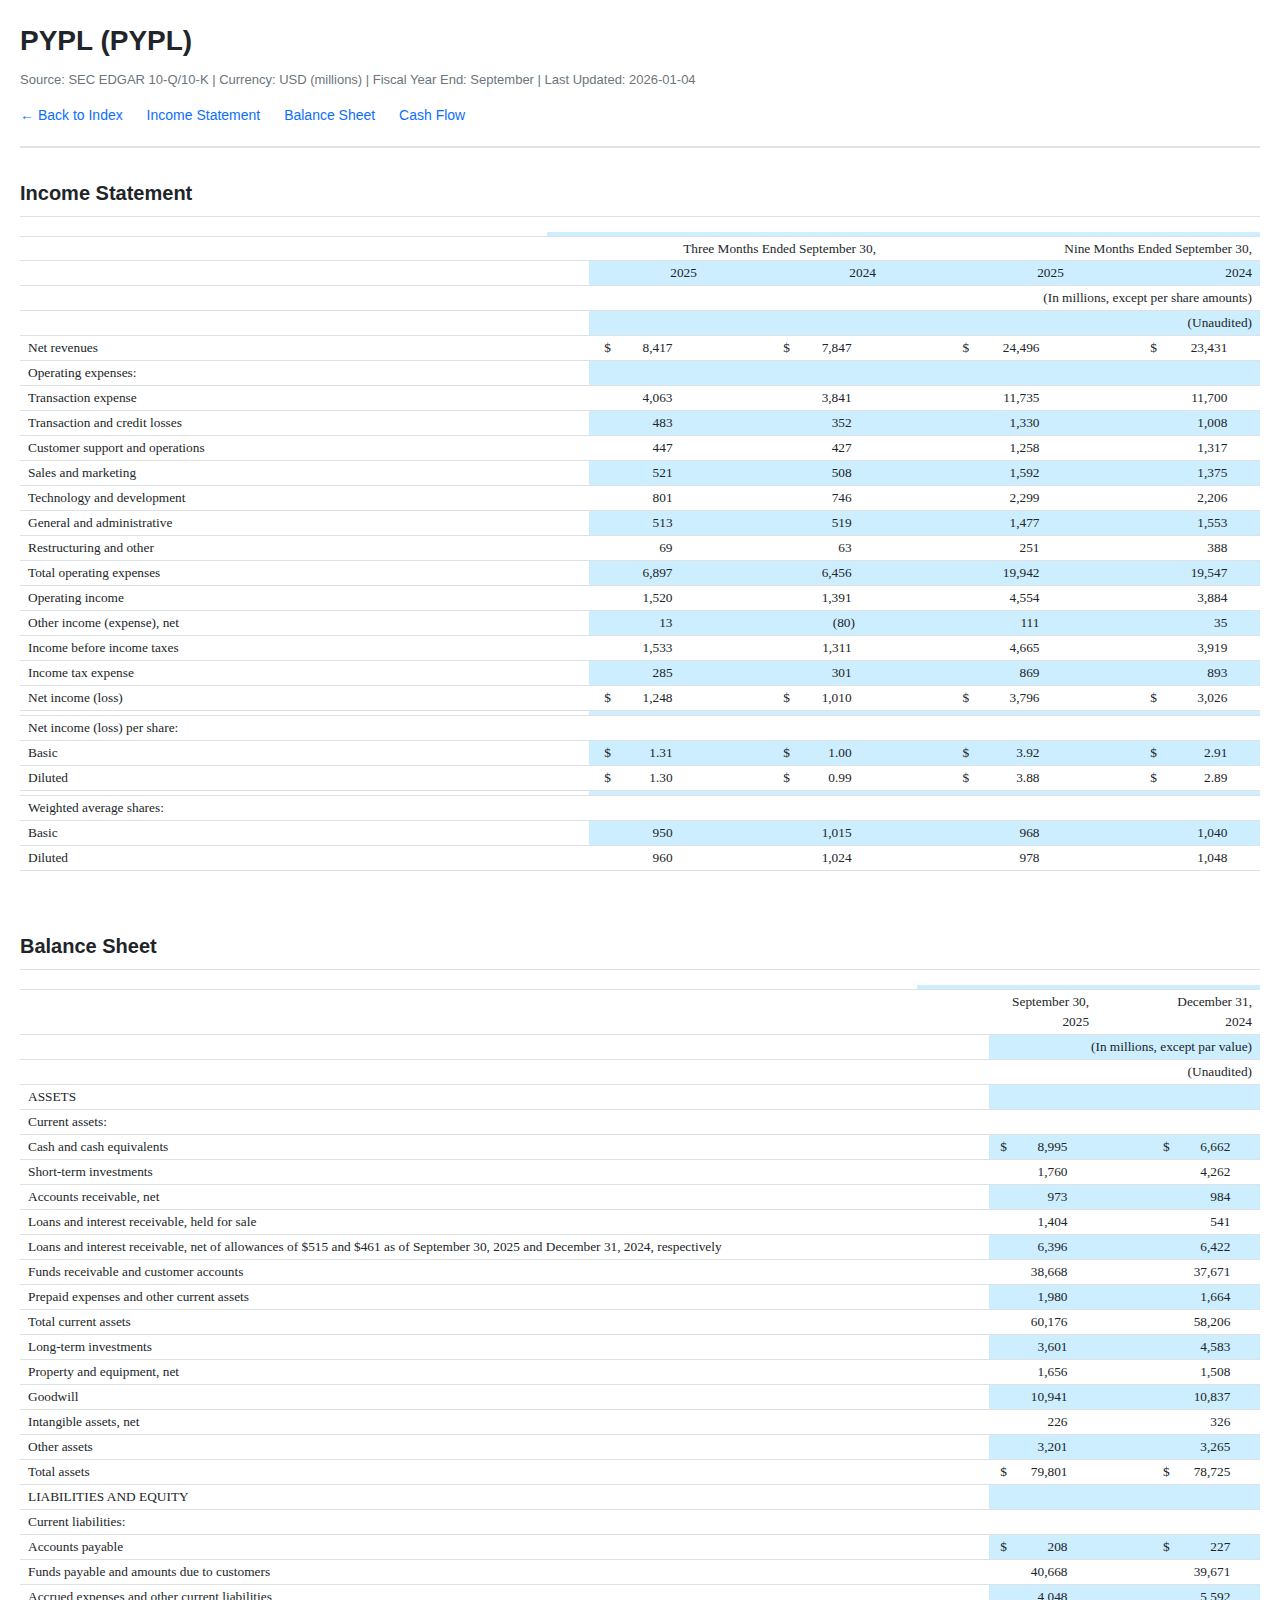
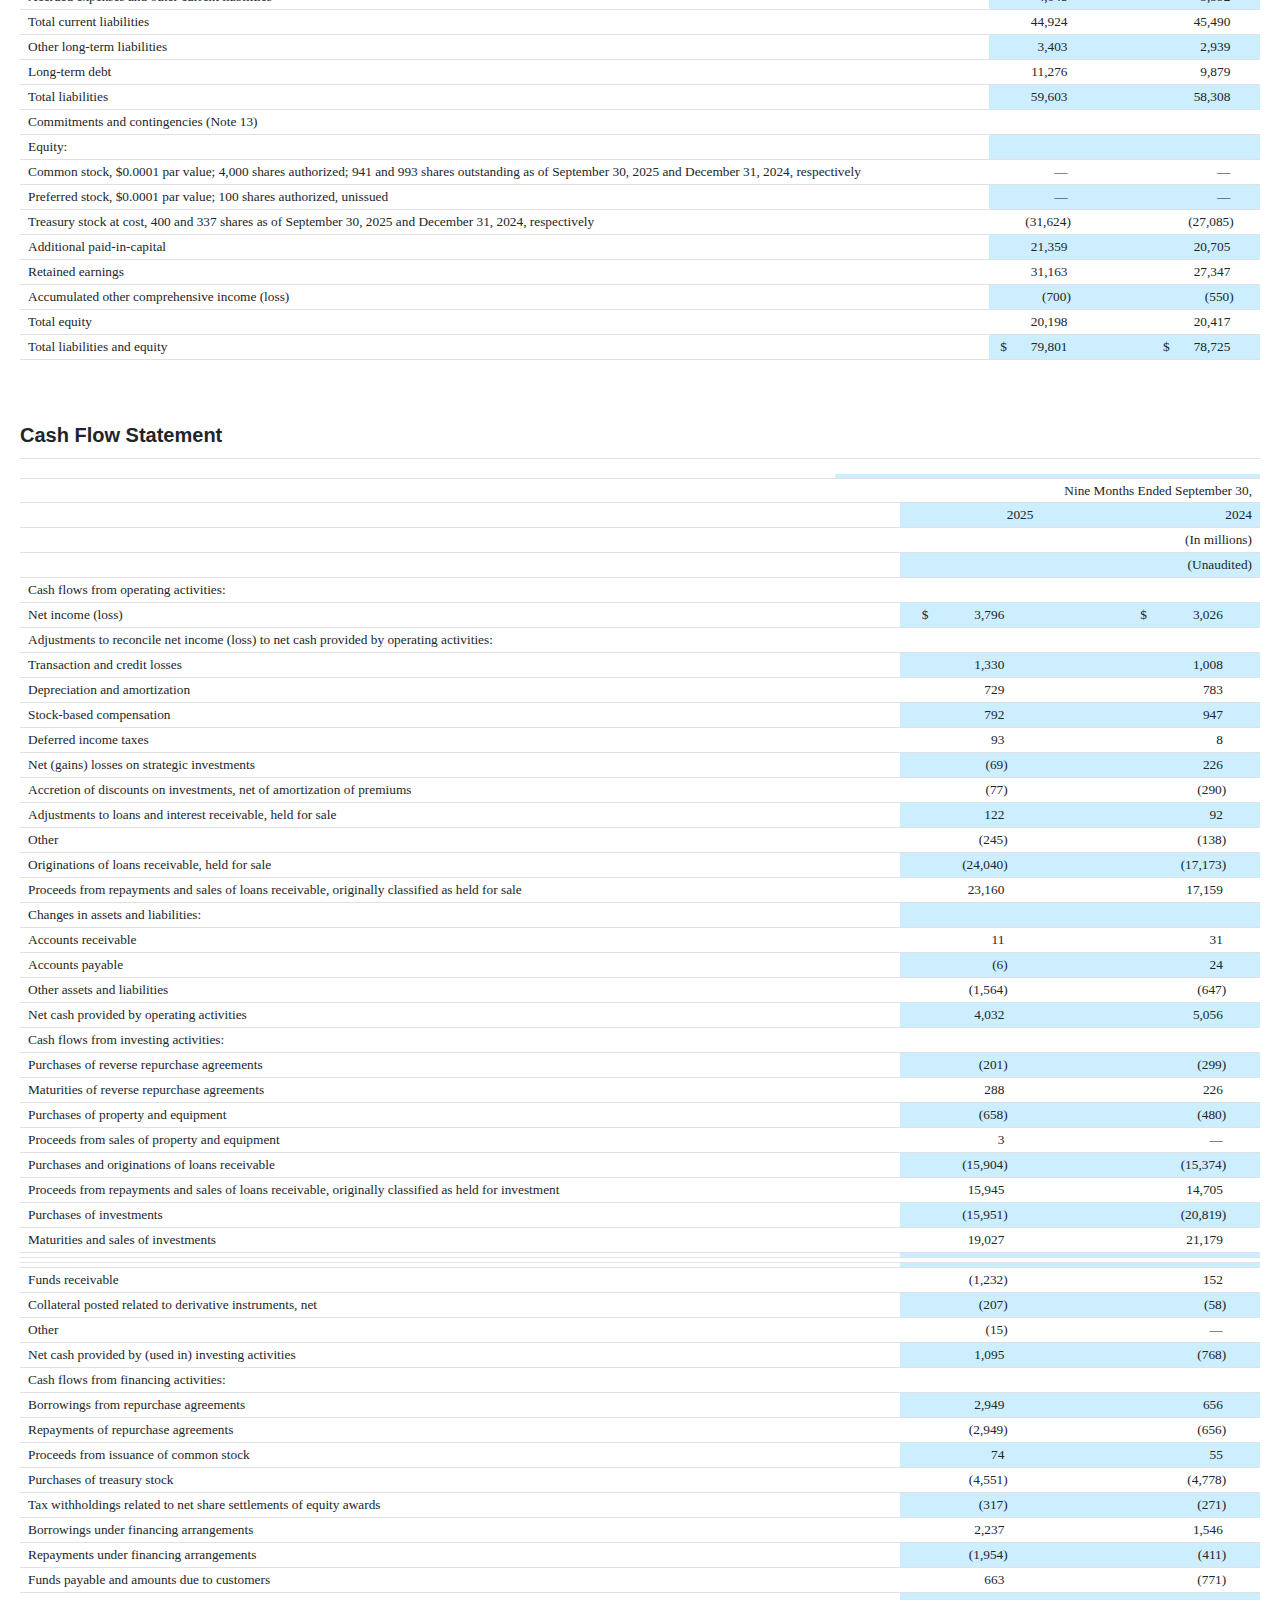
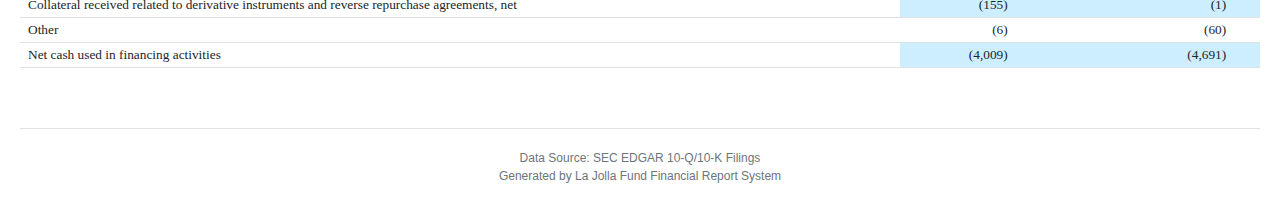
<file: PYPL.html>
<!DOCTYPE html>
<html lang="en">
<head>
    <meta charset="UTF-8">
    <meta name="viewport" content="width=device-width, initial-scale=1.0">
    <title>PYPL - Financial Statements</title>
    <link rel="stylesheet" href="assets/style.css">
</head>
<body>
    <header>
        <h1>PYPL (PYPL)</h1>
        <p class="meta">
            Source: SEC EDGAR 10-Q/10-K |
            Currency: USD (millions) |
            Fiscal Year End: September |
            Last Updated: 2026-01-04
        </p>
        <nav>
            <a href="index.html">&larr; Back to Index</a>
            <a href="#income-statement">Income Statement</a>
            <a href="#balance-sheet">Balance Sheet</a>
            <a href="#cash-flow">Cash Flow</a>
        </nav>
    </header>

    <main>
        <section id="income-statement">
            <h2>Income Statement</h2>
            <div class="table-wrapper">
                <div class="table-wrapper"><table class="sec-table"><tr><td></td><td></td><td></td><td></td><td></td><td></td><td></td><td></td><td></td><td></td><td></td><td></td><td></td><td></td><td></td><td></td><td></td><td></td><td></td><td></td><td></td><td></td><td></td><td></td></tr><tr><td colspan="3"></td><td colspan="9"><span>Three Months Ended September 30,</span></td><td colspan="3"></td><td colspan="9"><span>Nine Months Ended September 30,</span></td></tr><tr><td colspan="3"></td><td colspan="3"><span>2025</span></td><td colspan="3"></td><td colspan="3"><span>2024</span></td><td colspan="3"></td><td colspan="3"><span>2025</span></td><td colspan="3"></td><td colspan="3"><span>2024</span></td></tr><tr><td colspan="3"></td><td colspan="21"><span>(In millions, except per share amounts)</span></td></tr><tr><td colspan="3"></td><td colspan="21"><span>(Unaudited)</span></td></tr><tr><td colspan="3"><span>Net revenues</span></td><td><span>$</span></td><td><span>8,417 </span></td><td></td><td colspan="3"></td><td><span>$</span></td><td><span>7,847 </span></td><td></td><td colspan="3"></td><td><span>$</span></td><td><span>24,496 </span></td><td></td><td colspan="3"></td><td><span>$</span></td><td><span>23,431 </span></td><td></td></tr><tr><td colspan="3"><span>Operating expenses:</span></td><td colspan="3"></td><td colspan="3"></td><td colspan="3"></td><td colspan="3"></td><td colspan="3"></td><td colspan="3"></td><td colspan="3"></td></tr><tr><td colspan="3"><span>Transaction expense </span></td><td colspan="2"><span>4,063 </span></td><td></td><td colspan="3"></td><td colspan="2"><span>3,841 </span></td><td></td><td colspan="3"></td><td colspan="2"><span>11,735 </span></td><td></td><td colspan="3"></td><td colspan="2"><span>11,700 </span></td><td></td></tr><tr><td colspan="3"><span>Transaction and credit losses</span></td><td colspan="2"><span>483 </span></td><td></td><td colspan="3"></td><td colspan="2"><span>352 </span></td><td></td><td colspan="3"></td><td colspan="2"><span>1,330 </span></td><td></td><td colspan="3"></td><td colspan="2"><span>1,008 </span></td><td></td></tr><tr><td colspan="3"><span>Customer support and operations</span></td><td colspan="2"><span>447 </span></td><td></td><td colspan="3"></td><td colspan="2"><span>427 </span></td><td></td><td colspan="3"></td><td colspan="2"><span>1,258 </span></td><td></td><td colspan="3"></td><td colspan="2"><span>1,317 </span></td><td></td></tr><tr><td colspan="3"><span>Sales and marketing</span></td><td colspan="2"><span>521 </span></td><td></td><td colspan="3"></td><td colspan="2"><span>508 </span></td><td></td><td colspan="3"></td><td colspan="2"><span>1,592 </span></td><td></td><td colspan="3"></td><td colspan="2"><span>1,375 </span></td><td></td></tr><tr><td colspan="3"><span>Technology and development</span></td><td colspan="2"><span>801 </span></td><td></td><td colspan="3"></td><td colspan="2"><span>746 </span></td><td></td><td colspan="3"></td><td colspan="2"><span>2,299 </span></td><td></td><td colspan="3"></td><td colspan="2"><span>2,206 </span></td><td></td></tr><tr><td colspan="3"><span>General and administrative</span></td><td colspan="2"><span>513 </span></td><td></td><td colspan="3"></td><td colspan="2"><span>519 </span></td><td></td><td colspan="3"></td><td colspan="2"><span>1,477 </span></td><td></td><td colspan="3"></td><td colspan="2"><span>1,553 </span></td><td></td></tr><tr><td colspan="3"><span>Restructuring and other</span></td><td colspan="2"><span>69 </span></td><td></td><td colspan="3"></td><td colspan="2"><span>63 </span></td><td></td><td colspan="3"></td><td colspan="2"><span>251 </span></td><td></td><td colspan="3"></td><td colspan="2"><span>388 </span></td><td></td></tr><tr><td colspan="3"><span>Total operating expenses</span></td><td colspan="2"><span>6,897 </span></td><td></td><td colspan="3"></td><td colspan="2"><span>6,456 </span></td><td></td><td colspan="3"></td><td colspan="2"><span>19,942 </span></td><td></td><td colspan="3"></td><td colspan="2"><span>19,547 </span></td><td></td></tr><tr><td colspan="3"><span>Operating income</span></td><td colspan="2"><span>1,520 </span></td><td></td><td colspan="3"></td><td colspan="2"><span>1,391 </span></td><td></td><td colspan="3"></td><td colspan="2"><span>4,554 </span></td><td></td><td colspan="3"></td><td colspan="2"><span>3,884 </span></td><td></td></tr><tr><td colspan="3"><span>Other income (expense), net</span></td><td colspan="2"><span>13 </span></td><td></td><td colspan="3"></td><td colspan="2"><span>(80)</span></td><td></td><td colspan="3"></td><td colspan="2"><span>111 </span></td><td></td><td colspan="3"></td><td colspan="2"><span>35 </span></td><td></td></tr><tr><td colspan="3"><span>Income before income taxes</span></td><td colspan="2"><span>1,533 </span></td><td></td><td colspan="3"></td><td colspan="2"><span>1,311 </span></td><td></td><td colspan="3"></td><td colspan="2"><span>4,665 </span></td><td></td><td colspan="3"></td><td colspan="2"><span>3,919 </span></td><td></td></tr><tr><td colspan="3"><span>Income tax expense</span></td><td colspan="2"><span>285 </span></td><td></td><td colspan="3"></td><td colspan="2"><span>301 </span></td><td></td><td colspan="3"></td><td colspan="2"><span>869 </span></td><td></td><td colspan="3"></td><td colspan="2"><span>893 </span></td><td></td></tr><tr><td colspan="3"><span>Net income (loss)</span></td><td><span>$</span></td><td><span>1,248 </span></td><td></td><td colspan="3"></td><td><span>$</span></td><td><span>1,010 </span></td><td></td><td colspan="3"></td><td><span>$</span></td><td><span>3,796 </span></td><td></td><td colspan="3"></td><td><span>$</span></td><td><span>3,026 </span></td><td></td></tr><tr><td colspan="3"></td><td colspan="3"></td><td colspan="3"></td><td colspan="3"></td><td colspan="3"></td><td colspan="3"></td><td colspan="3"></td><td colspan="3"></td></tr><tr><td colspan="3"><span>Net income (loss) per share:</span></td><td colspan="3"></td><td colspan="3"></td><td colspan="3"></td><td colspan="3"></td><td colspan="3"></td><td colspan="3"></td><td colspan="3"></td></tr><tr><td colspan="3"><span>Basic</span></td><td><span>$</span></td><td><span>1.31 </span></td><td></td><td colspan="3"></td><td><span>$</span></td><td><span>1.00 </span></td><td></td><td colspan="3"></td><td><span>$</span></td><td><span>3.92 </span></td><td></td><td colspan="3"></td><td><span>$</span></td><td><span>2.91 </span></td><td></td></tr><tr><td colspan="3"><span>Diluted</span></td><td><span>$</span></td><td><span>1.30 </span></td><td></td><td colspan="3"></td><td><span>$</span></td><td><span>0.99 </span></td><td></td><td colspan="3"></td><td><span>$</span></td><td><span>3.88 </span></td><td></td><td colspan="3"></td><td><span>$</span></td><td><span>2.89 </span></td><td></td></tr><tr><td colspan="3"></td><td colspan="3"></td><td colspan="3"></td><td colspan="3"></td><td colspan="3"></td><td colspan="3"></td><td colspan="3"></td><td colspan="3"></td></tr><tr><td colspan="3"><span>Weighted average shares:</span></td><td colspan="3"></td><td colspan="3"></td><td colspan="3"></td><td colspan="3"></td><td colspan="3"></td><td colspan="3"></td><td colspan="3"></td></tr><tr><td colspan="3"><span>Basic</span></td><td colspan="2"><span>950 </span></td><td></td><td colspan="3"></td><td colspan="2"><span>1,015 </span></td><td></td><td colspan="3"></td><td colspan="2"><span>968 </span></td><td></td><td colspan="3"></td><td colspan="2"><span>1,040 </span></td><td></td></tr><tr><td colspan="3"><span>Diluted</span></td><td colspan="2"><span>960 </span></td><td></td><td colspan="3"></td><td colspan="2"><span>1,024 </span></td><td></td><td colspan="3"></td><td colspan="2"><span>978 </span></td><td></td><td colspan="3"></td><td colspan="2"><span>1,048 </span></td><td></td></tr></table></div>
            </div>
        </section>

        <section id="balance-sheet">
            <h2>Balance Sheet</h2>
            <div class="table-wrapper">
                <div class="table-wrapper"><table class="sec-table"><tr><td></td><td></td><td></td><td></td><td></td><td></td><td></td><td></td><td></td><td></td><td></td><td></td></tr><tr><td colspan="3"></td><td colspan="3"><span>September 30,<br/>2025</span></td><td colspan="3"></td><td colspan="3"><span>December 31,<br/>2024</span></td></tr><tr><td colspan="3"></td><td colspan="9"><span>(In millions, except par value)</span></td></tr><tr><td colspan="3"></td><td colspan="9"><span>(Unaudited)</span></td></tr><tr><td colspan="3"><span>ASSETS</span></td><td colspan="3"></td><td colspan="3"></td><td colspan="3"></td></tr><tr><td colspan="3"><span>Current assets:</span></td><td colspan="3"></td><td colspan="3"></td><td colspan="3"></td></tr><tr><td colspan="3"><span>Cash and cash equivalents</span></td><td><span>$</span></td><td><span>8,995 </span></td><td></td><td colspan="3"></td><td><span>$</span></td><td><span>6,662 </span></td><td></td></tr><tr><td colspan="3"><span>Short-term investments</span></td><td colspan="2"><span>1,760 </span></td><td></td><td colspan="3"></td><td colspan="2"><span>4,262 </span></td><td></td></tr><tr><td colspan="3"><span>Accounts receivable, net</span></td><td colspan="2"><span>973 </span></td><td></td><td colspan="3"></td><td colspan="2"><span>984 </span></td><td></td></tr><tr><td colspan="3"><span>Loans and interest receivable, held for sale</span></td><td colspan="2"><span>1,404 </span></td><td></td><td colspan="3"></td><td colspan="2"><span>541 </span></td><td></td></tr><tr><td colspan="3"><div><span>Loans and interest receivable, net of allowances of $515 and $461 as of September 30, 2025 and December 31, 2024, respectively</span></div></td><td colspan="2"><span>6,396 </span></td><td></td><td colspan="3"></td><td colspan="2"><span>6,422 </span></td><td></td></tr><tr><td colspan="3"><span>Funds receivable and customer accounts</span></td><td colspan="2"><span>38,668 </span></td><td></td><td colspan="3"></td><td colspan="2"><span>37,671 </span></td><td></td></tr><tr><td colspan="3"><span>Prepaid expenses and other current assets</span></td><td colspan="2"><span>1,980 </span></td><td></td><td colspan="3"></td><td colspan="2"><span>1,664 </span></td><td></td></tr><tr><td colspan="3"><span>Total current assets</span></td><td colspan="2"><span>60,176 </span></td><td></td><td colspan="3"></td><td colspan="2"><span>58,206 </span></td><td></td></tr><tr><td colspan="3"><span>Long-term investments</span></td><td colspan="2"><span>3,601 </span></td><td></td><td colspan="3"></td><td colspan="2"><span>4,583 </span></td><td></td></tr><tr><td colspan="3"><span>Property and equipment, net</span></td><td colspan="2"><span>1,656 </span></td><td></td><td colspan="3"></td><td colspan="2"><span>1,508 </span></td><td></td></tr><tr><td colspan="3"><span>Goodwill</span></td><td colspan="2"><span>10,941 </span></td><td></td><td colspan="3"></td><td colspan="2"><span>10,837 </span></td><td></td></tr><tr><td colspan="3"><span>Intangible assets, net</span></td><td colspan="2"><span>226 </span></td><td></td><td colspan="3"></td><td colspan="2"><span>326 </span></td><td></td></tr><tr><td colspan="3"><span>Other assets</span></td><td colspan="2"><span>3,201 </span></td><td></td><td colspan="3"></td><td colspan="2"><span>3,265 </span></td><td></td></tr><tr><td colspan="3"><span>Total assets</span></td><td><span>$</span></td><td><span>79,801 </span></td><td></td><td colspan="3"></td><td><span>$</span></td><td><span>78,725 </span></td><td></td></tr><tr><td colspan="3"><span>LIABILITIES AND EQUITY</span></td><td colspan="3"></td><td colspan="3"></td><td colspan="3"></td></tr><tr><td colspan="3"><span>Current liabilities:</span></td><td colspan="3"></td><td colspan="3"></td><td colspan="3"></td></tr><tr><td colspan="3"><span>Accounts payable</span></td><td><span>$</span></td><td><span>208 </span></td><td></td><td colspan="3"></td><td><span>$</span></td><td><span>227 </span></td><td></td></tr><tr><td colspan="3"><span>Funds payable and amounts due to customers</span></td><td colspan="2"><span>40,668 </span></td><td></td><td colspan="3"></td><td colspan="2"><span>39,671 </span></td><td></td></tr><tr><td colspan="3"><span>Accrued expenses and other current liabilities</span></td><td colspan="2"><span>4,048 </span></td><td></td><td colspan="3"></td><td colspan="2"><span>5,592 </span></td><td></td></tr><tr><td colspan="3"><span>Total current liabilities</span></td><td colspan="2"><span>44,924 </span></td><td></td><td colspan="3"></td><td colspan="2"><span>45,490 </span></td><td></td></tr><tr><td colspan="3"><span>Other long-term liabilities</span></td><td colspan="2"><span>3,403 </span></td><td></td><td colspan="3"></td><td colspan="2"><span>2,939 </span></td><td></td></tr><tr><td colspan="3"><span>Long-term debt</span></td><td colspan="2"><span>11,276 </span></td><td></td><td colspan="3"></td><td colspan="2"><span>9,879 </span></td><td></td></tr><tr><td colspan="3"><span>Total liabilities</span></td><td colspan="2"><span>59,603 </span></td><td></td><td colspan="3"></td><td colspan="2"><span>58,308 </span></td><td></td></tr><tr><td colspan="3"><span>Commitments and contingencies (Note 13)</span></td><td colspan="3"></td><td colspan="3"></td><td colspan="3"></td></tr><tr><td colspan="3"><span>Equity:</span></td><td colspan="3"></td><td colspan="3"></td><td colspan="3"></td></tr><tr><td colspan="3"><div><span>Common stock, $0.0001 par value; 4,000 shares authorized; 941 and 993 shares outstanding as of September 30, 2025 and December 31, 2024, respectively</span></div></td><td colspan="2"><span>— </span></td><td></td><td colspan="3"></td><td colspan="2"><span>— </span></td><td></td></tr><tr><td colspan="3"><div><span>Preferred stock, $0.0001 par value; 100 shares authorized, unissued</span></div></td><td colspan="2"><span>— </span></td><td></td><td colspan="3"></td><td colspan="2"><span>— </span></td><td></td></tr><tr><td colspan="3"><div><span>Treasury stock at cost, 400 and 337 shares as of September 30, 2025 and December 31, 2024, respectively</span></div></td><td colspan="2"><span>(31,624)</span></td><td></td><td colspan="3"></td><td colspan="2"><span>(27,085)</span></td><td></td></tr><tr><td colspan="3"><span>Additional paid-in-capital</span></td><td colspan="2"><span>21,359 </span></td><td></td><td colspan="3"></td><td colspan="2"><span>20,705 </span></td><td></td></tr><tr><td colspan="3"><span>Retained earnings</span></td><td colspan="2"><span>31,163 </span></td><td></td><td colspan="3"></td><td colspan="2"><span>27,347 </span></td><td></td></tr><tr><td colspan="3"><span>Accumulated other comprehensive income (loss)</span></td><td colspan="2"><span>(700)</span></td><td></td><td colspan="3"></td><td colspan="2"><span>(550)</span></td><td></td></tr><tr><td colspan="3"><span>Total equity</span></td><td colspan="2"><span>20,198 </span></td><td></td><td colspan="3"></td><td colspan="2"><span>20,417 </span></td><td></td></tr><tr><td colspan="3"><span>Total liabilities and equity</span></td><td><span>$</span></td><td><span>79,801 </span></td><td></td><td colspan="3"></td><td><span>$</span></td><td><span>78,725 </span></td><td></td></tr></table></div>
            </div>
        </section>

        <section id="cash-flow">
            <h2>Cash Flow Statement</h2>
            <div class="table-wrapper">
                <div class="table-wrapper"><table class="sec-table"><tr><td></td><td></td><td></td><td></td><td></td><td></td><td></td><td></td><td></td><td></td><td></td><td></td></tr><tr><td colspan="3"></td><td colspan="9"><span>Nine Months Ended September 30,</span></td></tr><tr><td colspan="3"></td><td colspan="3"><span>2025</span></td><td colspan="3"></td><td colspan="3"><span>2024</span></td></tr><tr><td colspan="3"></td><td colspan="9"><span>(In millions)</span></td></tr><tr><td colspan="3"></td><td colspan="9"><span>(Unaudited)</span></td></tr><tr><td colspan="3"><span>Cash flows from operating activities:</span></td><td colspan="3"></td><td colspan="3"></td><td colspan="3"></td></tr><tr><td colspan="3"><span>Net income (loss)</span></td><td><span>$</span></td><td><span>3,796 </span></td><td></td><td colspan="3"></td><td><span>$</span></td><td><span>3,026 </span></td><td></td></tr><tr><td colspan="3"><span>Adjustments to reconcile net income (loss) to net cash provided by operating activities:</span></td><td colspan="3"></td><td colspan="3"></td><td colspan="3"></td></tr><tr><td colspan="3"><span>Transaction and credit losses</span></td><td colspan="2"><span>1,330 </span></td><td></td><td colspan="3"></td><td colspan="2"><span>1,008 </span></td><td></td></tr><tr><td colspan="3"><span>Depreciation and amortization</span></td><td colspan="2"><span>729 </span></td><td></td><td colspan="3"></td><td colspan="2"><span>783 </span></td><td></td></tr><tr><td colspan="3"><span>Stock-based compensation</span></td><td colspan="2"><span>792 </span></td><td></td><td colspan="3"></td><td colspan="2"><span>947 </span></td><td></td></tr><tr><td colspan="3"><span>Deferred income taxes</span></td><td colspan="2"><span>93 </span></td><td></td><td colspan="3"></td><td colspan="2"><span>8 </span></td><td></td></tr><tr><td colspan="3"><span>Net (gains) losses on strategic investments</span></td><td colspan="2"><span>(69)</span></td><td></td><td colspan="3"></td><td colspan="2"><span>226 </span></td><td></td></tr><tr><td colspan="3"><span>Accretion of discounts on investments, net of amortization of premiums</span></td><td colspan="2"><span>(77)</span></td><td></td><td colspan="3"></td><td colspan="2"><span>(290)</span></td><td></td></tr><tr><td colspan="3"><span>Adjustments to loans and interest receivable, held for sale</span></td><td colspan="2"><span>122 </span></td><td></td><td colspan="3"></td><td colspan="2"><span>92 </span></td><td></td></tr><tr><td colspan="3"><span>Other </span></td><td colspan="2"><span>(245)</span></td><td></td><td colspan="3"></td><td colspan="2"><span>(138)</span></td><td></td></tr><tr><td colspan="3"><span>Originations of loans receivable, held for sale</span></td><td colspan="2"><span>(24,040)</span></td><td></td><td colspan="3"></td><td colspan="2"><span>(17,173)</span></td><td></td></tr><tr><td colspan="3"><span>Proceeds from repayments and sales of loans receivable, originally classified as held for sale</span></td><td colspan="2"><span>23,160 </span></td><td></td><td colspan="3"></td><td colspan="2"><span>17,159 </span></td><td></td></tr><tr><td colspan="3"><span>Changes in assets and liabilities:</span></td><td colspan="3"></td><td colspan="3"></td><td colspan="3"></td></tr><tr><td colspan="3"><span>Accounts receivable</span></td><td colspan="2"><span>11 </span></td><td></td><td colspan="3"></td><td colspan="2"><span>31 </span></td><td></td></tr><tr><td colspan="3"><span>Accounts payable</span></td><td colspan="2"><span>(6)</span></td><td></td><td colspan="3"></td><td colspan="2"><span>24 </span></td><td></td></tr><tr><td colspan="3"><span>Other assets and liabilities </span></td><td colspan="2"><span>(1,564)</span></td><td></td><td colspan="3"></td><td colspan="2"><span>(647)</span></td><td></td></tr><tr><td colspan="3"><span>Net cash provided by operating activities</span></td><td colspan="2"><span>4,032 </span></td><td></td><td colspan="3"></td><td colspan="2"><span>5,056 </span></td><td></td></tr><tr><td colspan="3"><span>Cash flows from investing activities:</span></td><td colspan="3"></td><td colspan="3"></td><td colspan="3"></td></tr><tr><td colspan="3"><span>Purchases of reverse repurchase agreements</span></td><td colspan="2"><span>(201)</span></td><td></td><td colspan="3"></td><td colspan="2"><span>(299)</span></td><td></td></tr><tr><td colspan="3"><span>Maturities of reverse repurchase agreements</span></td><td colspan="2"><span>288 </span></td><td></td><td colspan="3"></td><td colspan="2"><span>226 </span></td><td></td></tr><tr><td colspan="3"><span>Purchases of property and equipment</span></td><td colspan="2"><span>(658)</span></td><td></td><td colspan="3"></td><td colspan="2"><span>(480)</span></td><td></td></tr><tr><td colspan="3"><span>Proceeds from sales of property and equipment</span></td><td colspan="2"><span>3 </span></td><td></td><td colspan="3"></td><td colspan="2"><span>— </span></td><td></td></tr><tr><td colspan="3"><span>Purchases and originations of loans receivable</span></td><td colspan="2"><span>(15,904)</span></td><td></td><td colspan="3"></td><td colspan="2"><span>(15,374)</span></td><td></td></tr><tr><td colspan="3"><span>Proceeds from repayments and sales of loans receivable, originally classified as held for investment</span></td><td colspan="2"><span>15,945 </span></td><td></td><td colspan="3"></td><td colspan="2"><span>14,705 </span></td><td></td></tr><tr><td colspan="3"><span>Purchases of investments</span></td><td colspan="2"><span>(15,951)</span></td><td></td><td colspan="3"></td><td colspan="2"><span>(20,819)</span></td><td></td></tr><tr><td colspan="3"><span>Maturities and sales of investments</span></td><td colspan="2"><span>19,027 </span></td><td></td><td colspan="3"></td><td colspan="2"><span>21,179 </span></td><td></td></tr><tr><td colspan="3"></td><td colspan="3"></td><td colspan="3"></td><td colspan="3"></td></tr><tr><td colspan="3"></td><td colspan="3"></td><td colspan="3"></td><td colspan="3"></td></tr><tr><td colspan="3"></td><td colspan="3"></td><td colspan="3"></td><td colspan="3"></td></tr><tr><td colspan="3"><span>Funds receivable</span></td><td colspan="2"><span>(1,232)</span></td><td></td><td colspan="3"></td><td colspan="2"><span>152 </span></td><td></td></tr><tr><td colspan="3"><span>Collateral posted related to derivative instruments, net</span></td><td colspan="2"><span>(207)</span></td><td></td><td colspan="3"></td><td colspan="2"><span>(58)</span></td><td></td></tr><tr><td colspan="3"><span>Other</span></td><td colspan="2"><span>(15)</span></td><td></td><td colspan="3"></td><td colspan="2"><span>— </span></td><td></td></tr><tr><td colspan="3"><div><span>Net cash provided by (used in) investing activities</span></div></td><td colspan="2"><span>1,095 </span></td><td></td><td colspan="3"></td><td colspan="2"><span>(768)</span></td><td></td></tr><tr><td colspan="3"><span>Cash flows from financing activities:</span></td><td colspan="3"></td><td colspan="3"></td><td colspan="3"></td></tr><tr><td colspan="3"><span>Borrowings from repurchase agreements</span></td><td colspan="2"><span>2,949 </span></td><td></td><td colspan="3"></td><td colspan="2"><span>656 </span></td><td></td></tr><tr><td colspan="3"><span>Repayments of repurchase agreements</span></td><td colspan="2"><span>(2,949)</span></td><td></td><td colspan="3"></td><td colspan="2"><span>(656)</span></td><td></td></tr><tr><td colspan="3"><span>Proceeds from issuance of common stock</span></td><td colspan="2"><span>74 </span></td><td></td><td colspan="3"></td><td colspan="2"><span>55 </span></td><td></td></tr><tr><td colspan="3"><span>Purchases of treasury stock</span></td><td colspan="2"><span>(4,551)</span></td><td></td><td colspan="3"></td><td colspan="2"><span>(4,778)</span></td><td></td></tr><tr><td colspan="3"><span>Tax withholdings related to net share settlements of equity awards</span></td><td colspan="2"><span>(317)</span></td><td></td><td colspan="3"></td><td colspan="2"><span>(271)</span></td><td></td></tr><tr><td colspan="3"><span>Borrowings under financing arrangements</span></td><td colspan="2"><span>2,237 </span></td><td></td><td colspan="3"></td><td colspan="2"><span>1,546 </span></td><td></td></tr><tr><td colspan="3"><span>Repayments under financing arrangements</span></td><td colspan="2"><span>(1,954)</span></td><td></td><td colspan="3"></td><td colspan="2"><span>(411)</span></td><td></td></tr><tr><td colspan="3"><span>Funds payable and amounts due to customers</span></td><td colspan="2"><span>663 </span></td><td></td><td colspan="3"></td><td colspan="2"><span>(771)</span></td><td></td></tr><tr><td colspan="3"><span>Collateral received related to derivative instruments and reverse repurchase agreements, net</span></td><td colspan="2"><span>(155)</span></td><td></td><td colspan="3"></td><td colspan="2"><span>(1)</span></td><td></td></tr><tr><td colspan="3"><span>Other</span></td><td colspan="2"><span>(6)</span></td><td></td><td colspan="3"></td><td colspan="2"><span>(60)</span></td><td></td></tr><tr><td colspan="3"><div><span>Net cash used in financing activities</span></div></td><td colspan="2"><span>(4,009)</span></td><td></td><td colspan="3"></td><td colspan="2"><span>(4,691)</span></td><td></td></tr></table></div>
            </div>
        </section>
    </main>

    <footer>
        <p>Data Source: SEC EDGAR 10-Q/10-K Filings</p>
        <p>Generated by La Jolla Fund Financial Report System</p>
    </footer>
</body>
</html>
</file>
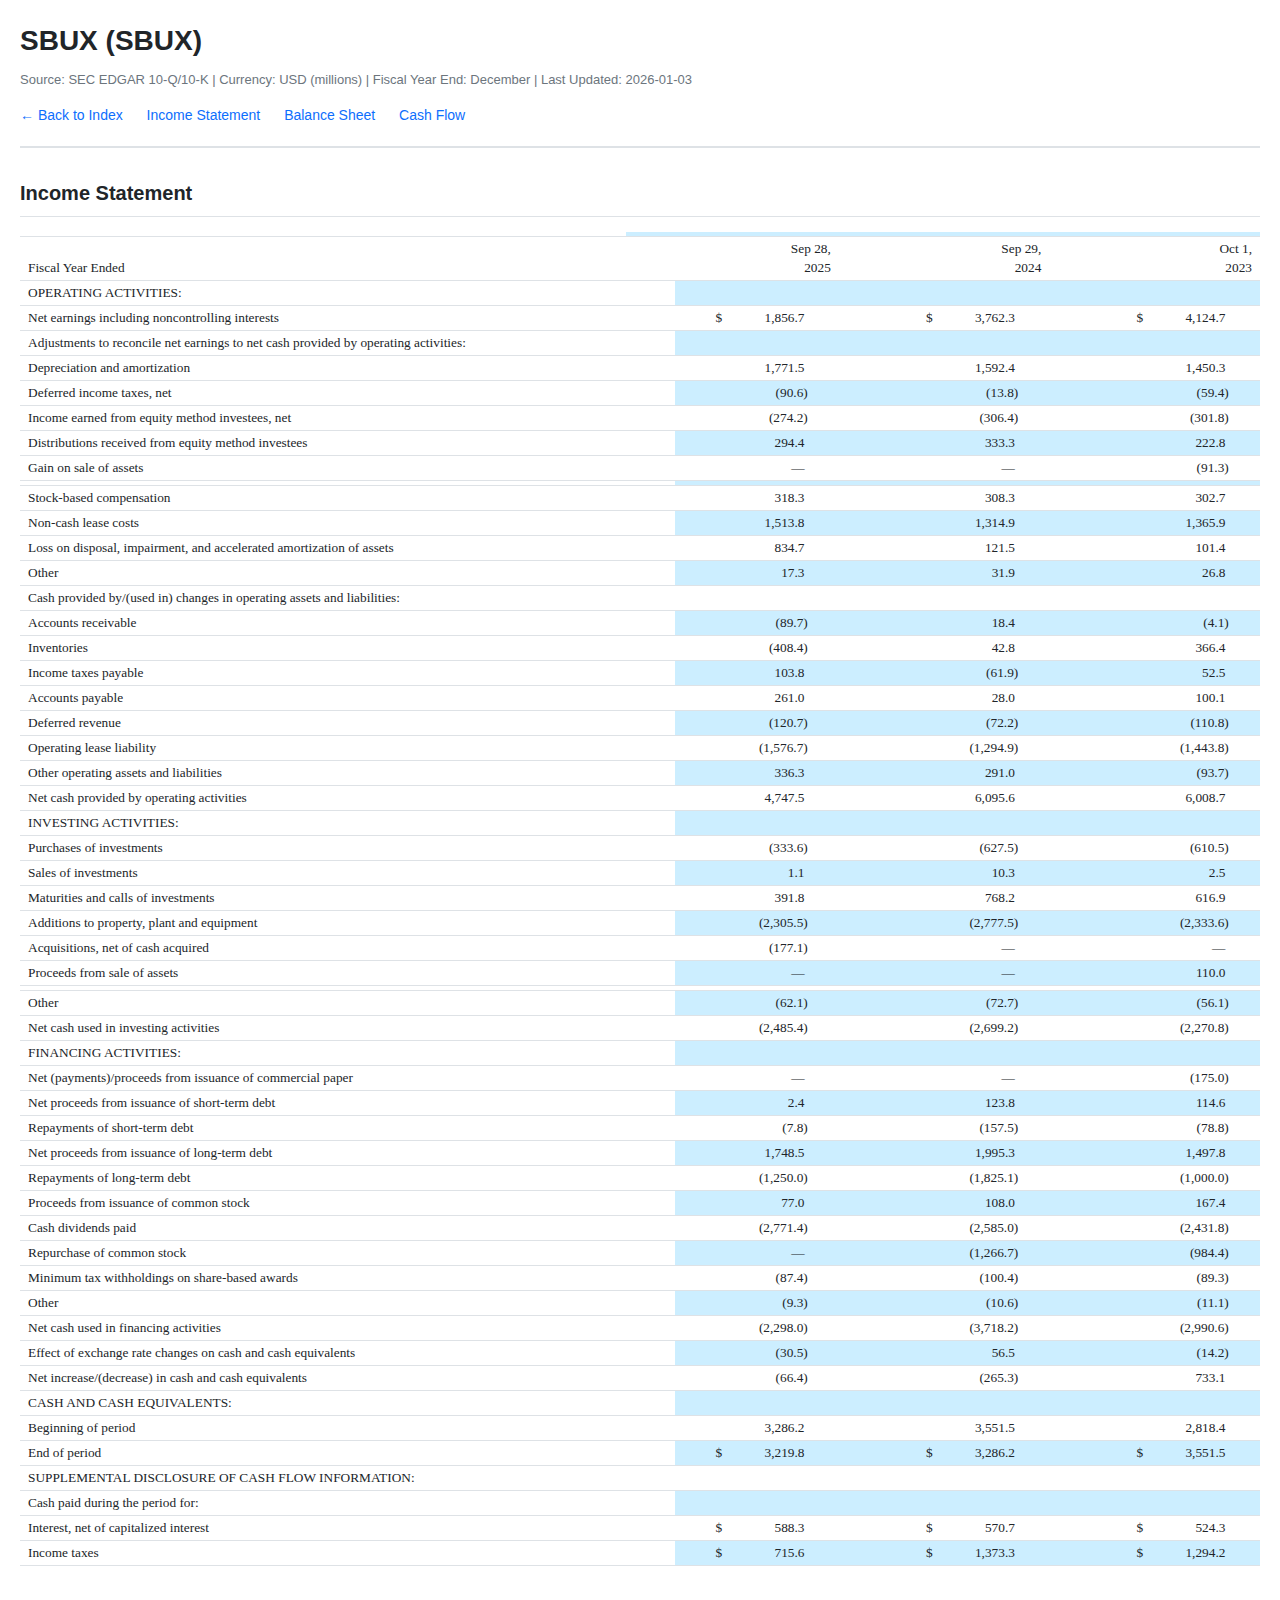
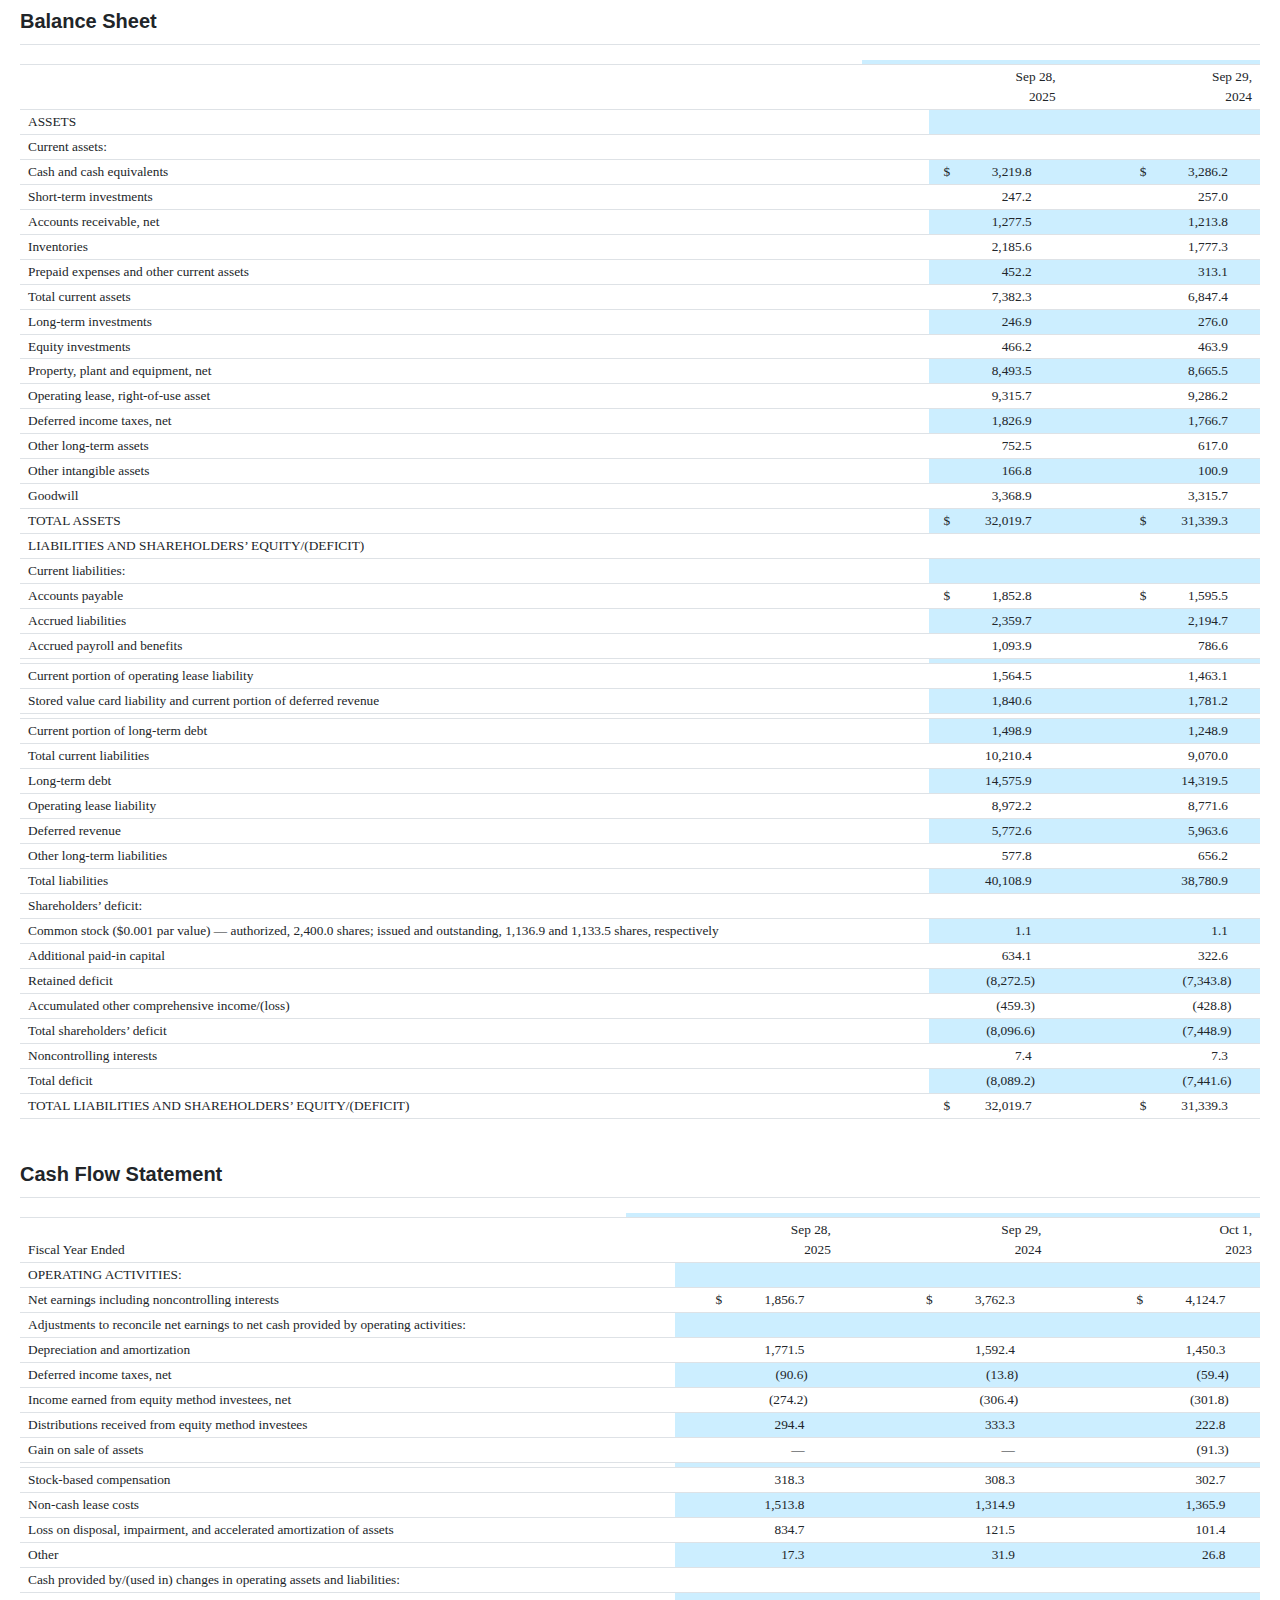
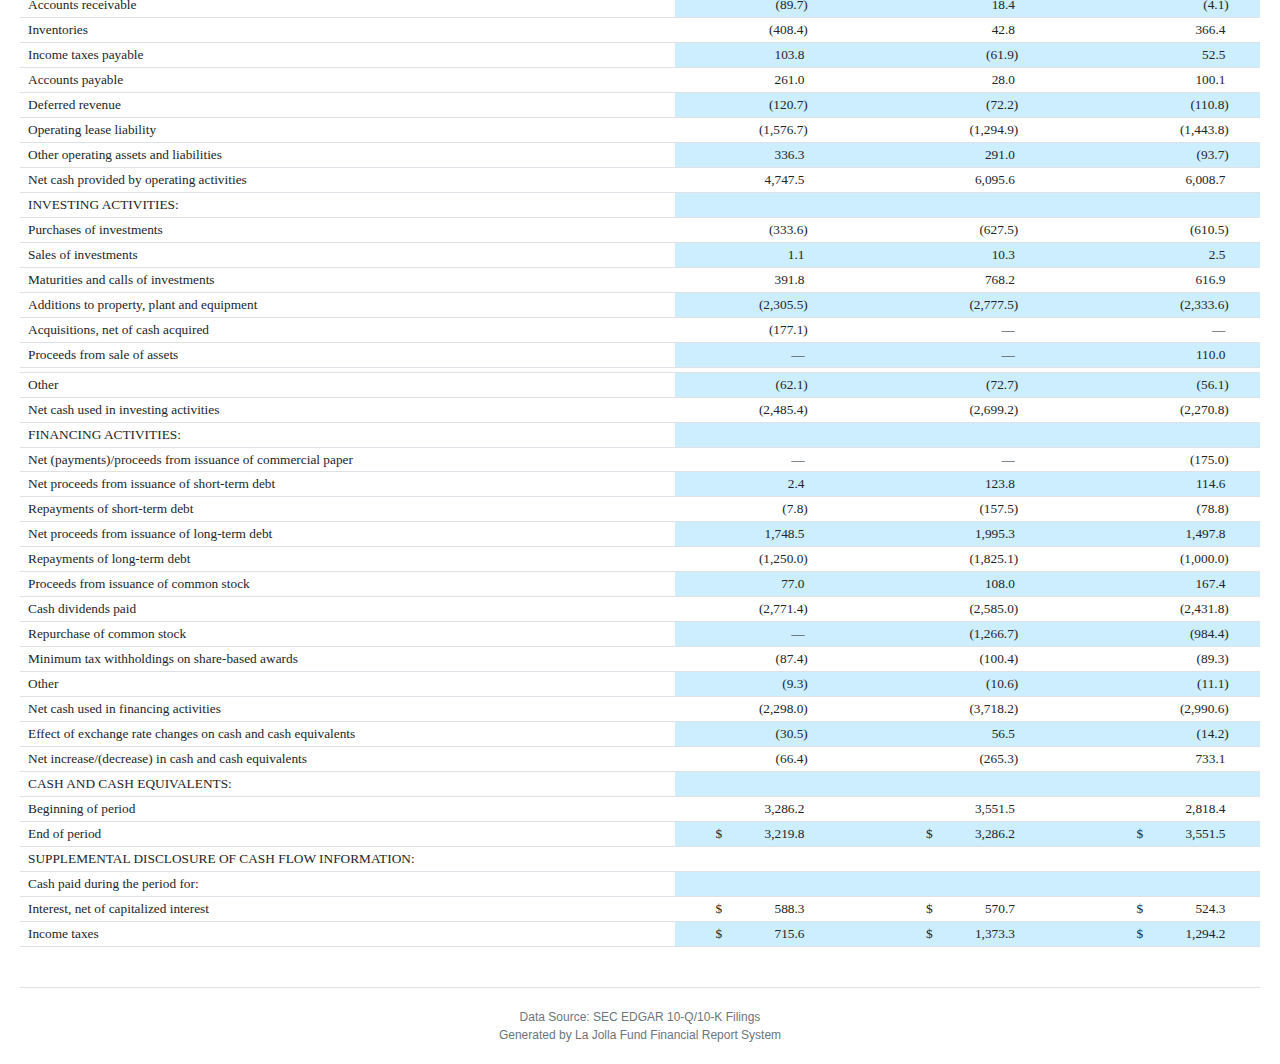
<file: SBUX.html>
<!DOCTYPE html>
<html lang="en">
<head>
    <meta charset="UTF-8">
    <meta name="viewport" content="width=device-width, initial-scale=1.0">
    <title>SBUX - Financial Statements</title>
    <link rel="stylesheet" href="assets/style.css">
</head>
<body>
    <header>
        <h1>SBUX (SBUX)</h1>
        <p class="meta">
            Source: SEC EDGAR 10-Q/10-K |
            Currency: USD (millions) |
            Fiscal Year End: December |
            Last Updated: 2026-01-03
        </p>
        <nav>
            <a href="index.html">&larr; Back to Index</a>
            <a href="#income-statement">Income Statement</a>
            <a href="#balance-sheet">Balance Sheet</a>
            <a href="#cash-flow">Cash Flow</a>
        </nav>
    </header>

    <main>
        <section id="income-statement">
            <h2>Income Statement</h2>
            <div class="table-wrapper">
                <table class="sec-table"><tr><td></td><td></td><td></td><td colspan="3"></td><td></td><td></td><td></td><td></td><td></td><td></td><td></td><td></td><td></td><td></td><td></td><td></td><td></td><td></td><td></td></tr><tr><td colspan="3"><span>Fiscal Year Ended</span></td><td colspan="3"></td><td colspan="3"><span>Sep 28,<br/>2025</span></td><td colspan="3"></td><td colspan="3"><span>Sep 29,<br/>2024</span></td><td colspan="3"></td><td colspan="3"><span>Oct 1,<br/>2023</span></td></tr><tr><td colspan="3"><span>OPERATING ACTIVITIES:</span></td><td colspan="3"></td><td colspan="3"></td><td colspan="3"></td><td colspan="3"></td><td colspan="3"></td><td colspan="3"></td></tr><tr><td colspan="3"><span>Net earnings including noncontrolling interests</span></td><td colspan="3"></td><td><span>$</span></td><td><span>1,856.7 </span></td><td></td><td colspan="3"></td><td><span>$</span></td><td><span>3,762.3 </span></td><td></td><td colspan="3"></td><td><span>$</span></td><td><span>4,124.7 </span></td><td></td></tr><tr><td colspan="3"><span>Adjustments to reconcile net earnings to net cash provided by operating activities:</span></td><td colspan="3"></td><td colspan="3"></td><td colspan="3"></td><td colspan="3"></td><td colspan="3"></td><td colspan="3"></td></tr><tr><td colspan="3"><span>Depreciation and amortization</span></td><td colspan="3"></td><td colspan="2"><span>1,771.5 </span></td><td></td><td colspan="3"></td><td colspan="2"><span>1,592.4 </span></td><td></td><td colspan="3"></td><td colspan="2"><span>1,450.3 </span></td><td></td></tr><tr><td colspan="3"><span>Deferred income taxes, net</span></td><td colspan="3"></td><td colspan="2"><span>(90.6)</span></td><td></td><td colspan="3"></td><td colspan="2"><span>(13.8)</span></td><td></td><td colspan="3"></td><td colspan="2"><span>(59.4)</span></td><td></td></tr><tr><td colspan="3"><span>Income earned from equity method investees, net</span></td><td colspan="3"></td><td colspan="2"><span>(274.2)</span></td><td></td><td colspan="3"></td><td colspan="2"><span>(306.4)</span></td><td></td><td colspan="3"></td><td colspan="2"><span>(301.8)</span></td><td></td></tr><tr><td colspan="3"><span>Distributions received from equity method investees</span></td><td colspan="3"></td><td colspan="2"><span>294.4 </span></td><td></td><td colspan="3"></td><td colspan="2"><span>333.3 </span></td><td></td><td colspan="3"></td><td colspan="2"><span>222.8 </span></td><td></td></tr><tr><td colspan="3"><span>Gain on sale of assets</span></td><td colspan="3"></td><td colspan="2"><span>— </span></td><td></td><td colspan="3"></td><td colspan="2"><span>— </span></td><td></td><td colspan="3"></td><td colspan="2"><span>(91.3)</span></td><td></td></tr><tr><td colspan="3"></td><td colspan="3"></td><td colspan="3"></td><td colspan="3"></td><td colspan="3"></td><td colspan="3"></td><td colspan="3"></td></tr><tr><td colspan="3"><span>Stock-based compensation</span></td><td colspan="3"></td><td colspan="2"><span>318.3 </span></td><td></td><td colspan="3"></td><td colspan="2"><span>308.3 </span></td><td></td><td colspan="3"></td><td colspan="2"><span>302.7 </span></td><td></td></tr><tr><td colspan="3"><span>Non-cash lease costs</span></td><td colspan="3"></td><td colspan="2"><span>1,513.8 </span></td><td></td><td colspan="3"></td><td colspan="2"><span>1,314.9 </span></td><td></td><td colspan="3"></td><td colspan="2"><span>1,365.9 </span></td><td></td></tr><tr><td colspan="3"><span>Loss on disposal, impairment, and accelerated amortization of assets</span></td><td colspan="3"></td><td colspan="2"><span>834.7 </span></td><td></td><td colspan="3"></td><td colspan="2"><span>121.5 </span></td><td></td><td colspan="3"></td><td colspan="2"><span>101.4 </span></td><td></td></tr><tr><td colspan="3"><span>Other</span></td><td colspan="3"></td><td colspan="2"><span>17.3 </span></td><td></td><td colspan="3"></td><td colspan="2"><span>31.9 </span></td><td></td><td colspan="3"></td><td colspan="2"><span>26.8 </span></td><td></td></tr><tr><td colspan="3"><span>Cash provided by/(used in) changes in operating assets and liabilities:</span></td><td colspan="3"></td><td colspan="3"></td><td colspan="3"></td><td colspan="3"></td><td colspan="3"></td><td colspan="3"></td></tr><tr><td colspan="3"><span>Accounts receivable</span></td><td colspan="3"></td><td colspan="2"><span>(89.7)</span></td><td></td><td colspan="3"></td><td colspan="2"><span>18.4 </span></td><td></td><td colspan="3"></td><td colspan="2"><span>(4.1)</span></td><td></td></tr><tr><td colspan="3"><span>Inventories</span></td><td colspan="3"></td><td colspan="2"><span>(408.4)</span></td><td></td><td colspan="3"></td><td colspan="2"><span>42.8 </span></td><td></td><td colspan="3"></td><td colspan="2"><span>366.4 </span></td><td></td></tr><tr><td colspan="3"><span>Income taxes payable</span></td><td colspan="3"></td><td colspan="2"><span>103.8 </span></td><td></td><td colspan="3"></td><td colspan="2"><span>(61.9)</span></td><td></td><td colspan="3"></td><td colspan="2"><span>52.5 </span></td><td></td></tr><tr><td colspan="3"><span>Accounts payable</span></td><td colspan="3"></td><td colspan="2"><span>261.0 </span></td><td></td><td colspan="3"></td><td colspan="2"><span>28.0 </span></td><td></td><td colspan="3"></td><td colspan="2"><span>100.1 </span></td><td></td></tr><tr><td colspan="3"><span>Deferred revenue</span></td><td colspan="3"></td><td colspan="2"><span>(120.7)</span></td><td></td><td colspan="3"></td><td colspan="2"><span>(72.2)</span></td><td></td><td colspan="3"></td><td colspan="2"><span>(110.8)</span></td><td></td></tr><tr><td colspan="3"><span>Operating lease liability</span></td><td colspan="3"></td><td colspan="2"><span>(1,576.7)</span></td><td></td><td colspan="3"></td><td colspan="2"><span>(1,294.9)</span></td><td></td><td colspan="3"></td><td colspan="2"><span>(1,443.8)</span></td><td></td></tr><tr><td colspan="3"><span>Other operating assets and liabilities</span></td><td colspan="3"></td><td colspan="2"><span>336.3 </span></td><td></td><td colspan="3"></td><td colspan="2"><span>291.0 </span></td><td></td><td colspan="3"></td><td colspan="2"><span>(93.7)</span></td><td></td></tr><tr><td colspan="3"><span>Net cash provided by operating activities</span></td><td colspan="3"></td><td colspan="2"><span>4,747.5 </span></td><td></td><td colspan="3"></td><td colspan="2"><span>6,095.6 </span></td><td></td><td colspan="3"></td><td colspan="2"><span>6,008.7 </span></td><td></td></tr><tr><td colspan="3"><span>INVESTING ACTIVITIES:</span></td><td colspan="3"></td><td colspan="3"></td><td colspan="3"></td><td colspan="3"></td><td colspan="3"></td><td colspan="3"></td></tr><tr><td colspan="3"><span>Purchases of investments</span></td><td colspan="3"></td><td colspan="2"><span>(333.6)</span></td><td></td><td colspan="3"></td><td colspan="2"><span>(627.5)</span></td><td></td><td colspan="3"></td><td colspan="2"><span>(610.5)</span></td><td></td></tr><tr><td colspan="3"><span>Sales of investments</span></td><td colspan="3"></td><td colspan="2"><span>1.1 </span></td><td></td><td colspan="3"></td><td colspan="2"><span>10.3 </span></td><td></td><td colspan="3"></td><td colspan="2"><span>2.5 </span></td><td></td></tr><tr><td colspan="3"><span>Maturities and calls of investments</span></td><td colspan="3"></td><td colspan="2"><span>391.8 </span></td><td></td><td colspan="3"></td><td colspan="2"><span>768.2 </span></td><td></td><td colspan="3"></td><td colspan="2"><span>616.9 </span></td><td></td></tr><tr><td colspan="3"><span>Additions to property, plant and equipment</span></td><td colspan="3"></td><td colspan="2"><span>(2,305.5)</span></td><td></td><td colspan="3"></td><td colspan="2"><span>(2,777.5)</span></td><td></td><td colspan="3"></td><td colspan="2"><span>(2,333.6)</span></td><td></td></tr><tr><td colspan="3"><span>Acquisitions, net of cash acquired</span></td><td colspan="3"></td><td colspan="2"><span>(177.1)</span></td><td></td><td colspan="3"></td><td colspan="2"><span>— </span></td><td></td><td colspan="3"></td><td colspan="2"><span>— </span></td><td></td></tr><tr><td colspan="3"><span>Proceeds from sale of assets</span></td><td colspan="3"></td><td colspan="2"><span>— </span></td><td></td><td colspan="3"></td><td colspan="2"><span>— </span></td><td></td><td colspan="3"></td><td colspan="2"><span>110.0 </span></td><td></td></tr><tr><td colspan="3"></td><td colspan="3"></td><td colspan="3"></td><td colspan="3"></td><td colspan="3"></td><td colspan="3"></td><td colspan="3"></td></tr><tr><td colspan="3"><span>Other</span></td><td colspan="3"></td><td colspan="2"><span>(62.1)</span></td><td></td><td colspan="3"></td><td colspan="2"><span>(72.7)</span></td><td></td><td colspan="3"></td><td colspan="2"><span>(56.1)</span></td><td></td></tr><tr><td colspan="3"><span>Net cash used in investing activities</span></td><td colspan="3"></td><td colspan="2"><span>(2,485.4)</span></td><td></td><td colspan="3"></td><td colspan="2"><span>(2,699.2)</span></td><td></td><td colspan="3"></td><td colspan="2"><span>(2,270.8)</span></td><td></td></tr><tr><td colspan="3"><span>FINANCING ACTIVITIES:</span></td><td colspan="3"></td><td colspan="3"></td><td colspan="3"></td><td colspan="3"></td><td colspan="3"></td><td colspan="3"></td></tr><tr><td colspan="3"><span>Net (payments)/proceeds from issuance of commercial paper</span></td><td colspan="3"></td><td colspan="2"><span>— </span></td><td></td><td colspan="3"></td><td colspan="2"><span>— </span></td><td></td><td colspan="3"></td><td colspan="2"><span>(175.0)</span></td><td></td></tr><tr><td colspan="3"><span>Net proceeds from issuance of short-term debt</span></td><td colspan="3"></td><td colspan="2"><span>2.4 </span></td><td></td><td colspan="3"></td><td colspan="2"><span>123.8 </span></td><td></td><td colspan="3"></td><td colspan="2"><span>114.6 </span></td><td></td></tr><tr><td colspan="3"><span>Repayments of short-term debt</span></td><td colspan="3"></td><td colspan="2"><span>(7.8)</span></td><td></td><td colspan="3"></td><td colspan="2"><span>(157.5)</span></td><td></td><td colspan="3"></td><td colspan="2"><span>(78.8)</span></td><td></td></tr><tr><td colspan="3"><span>Net proceeds from issuance of long-term debt</span></td><td colspan="3"></td><td colspan="2"><span>1,748.5 </span></td><td></td><td colspan="3"></td><td colspan="2"><span>1,995.3 </span></td><td></td><td colspan="3"></td><td colspan="2"><span>1,497.8 </span></td><td></td></tr><tr><td colspan="3"><span>Repayments of long-term debt</span></td><td colspan="3"></td><td colspan="2"><span>(1,250.0)</span></td><td></td><td colspan="3"></td><td colspan="2"><span>(1,825.1)</span></td><td></td><td colspan="3"></td><td colspan="2"><span>(1,000.0)</span></td><td></td></tr><tr><td colspan="3"><span>Proceeds from issuance of common stock</span></td><td colspan="3"></td><td colspan="2"><span>77.0 </span></td><td></td><td colspan="3"></td><td colspan="2"><span>108.0 </span></td><td></td><td colspan="3"></td><td colspan="2"><span>167.4 </span></td><td></td></tr><tr><td colspan="3"><span>Cash dividends paid</span></td><td colspan="3"></td><td colspan="2"><span>(2,771.4)</span></td><td></td><td colspan="3"></td><td colspan="2"><span>(2,585.0)</span></td><td></td><td colspan="3"></td><td colspan="2"><span>(2,431.8)</span></td><td></td></tr><tr><td colspan="3"><span>Repurchase of common stock</span></td><td colspan="3"></td><td colspan="2"><span>— </span></td><td></td><td colspan="3"></td><td colspan="2"><span>(1,266.7)</span></td><td></td><td colspan="3"></td><td colspan="2"><span>(984.4)</span></td><td></td></tr><tr><td colspan="3"><span>Minimum tax withholdings on share-based awards</span></td><td colspan="3"></td><td colspan="2"><span>(87.4)</span></td><td></td><td colspan="3"></td><td colspan="2"><span>(100.4)</span></td><td></td><td colspan="3"></td><td colspan="2"><span>(89.3)</span></td><td></td></tr><tr><td colspan="3"><span>Other</span></td><td colspan="3"></td><td colspan="2"><span>(9.3)</span></td><td></td><td colspan="3"></td><td colspan="2"><span>(10.6)</span></td><td></td><td colspan="3"></td><td colspan="2"><span>(11.1)</span></td><td></td></tr><tr><td colspan="3"><span>Net cash used in financing activities</span></td><td colspan="3"></td><td colspan="2"><span>(2,298.0)</span></td><td></td><td colspan="3"></td><td colspan="2"><span>(3,718.2)</span></td><td></td><td colspan="3"></td><td colspan="2"><span>(2,990.6)</span></td><td></td></tr><tr><td colspan="3"><span>Effect of exchange rate changes on cash and cash equivalents</span></td><td colspan="3"></td><td colspan="2"><span>(30.5)</span></td><td></td><td colspan="3"></td><td colspan="2"><span>56.5 </span></td><td></td><td colspan="3"></td><td colspan="2"><span>(14.2)</span></td><td></td></tr><tr><td colspan="3"><span>Net increase/(decrease) in cash and cash equivalents</span></td><td colspan="3"></td><td colspan="2"><span>(66.4)</span></td><td></td><td colspan="3"></td><td colspan="2"><span>(265.3)</span></td><td></td><td colspan="3"></td><td colspan="2"><span>733.1 </span></td><td></td></tr><tr><td colspan="3"><span>CASH AND CASH EQUIVALENTS:</span></td><td colspan="3"></td><td colspan="3"></td><td colspan="3"></td><td colspan="3"></td><td colspan="3"></td><td colspan="3"></td></tr><tr><td colspan="3"><span>Beginning of period</span></td><td colspan="3"></td><td colspan="2"><span>3,286.2 </span></td><td></td><td colspan="3"></td><td colspan="2"><span>3,551.5 </span></td><td></td><td colspan="3"></td><td colspan="2"><span>2,818.4 </span></td><td></td></tr><tr><td colspan="3"><span>End of period</span></td><td colspan="3"></td><td><span>$</span></td><td><span>3,219.8 </span></td><td></td><td colspan="3"></td><td><span>$</span></td><td><span>3,286.2 </span></td><td></td><td colspan="3"></td><td><span>$</span></td><td><span>3,551.5 </span></td><td></td></tr><tr><td colspan="3"><span>SUPPLEMENTAL DISCLOSURE OF CASH FLOW INFORMATION:</span></td><td colspan="3"></td><td colspan="3"></td><td colspan="3"></td><td colspan="3"></td><td colspan="3"></td><td colspan="3"></td></tr><tr><td colspan="3"><span>Cash paid during the period for:</span></td><td colspan="3"></td><td colspan="3"></td><td colspan="3"></td><td colspan="3"></td><td colspan="3"></td><td colspan="3"></td></tr><tr><td colspan="3"><span>Interest, net of capitalized interest</span></td><td colspan="3"></td><td><span>$</span></td><td><span>588.3 </span></td><td></td><td colspan="3"></td><td><span>$</span></td><td><span>570.7 </span></td><td></td><td colspan="3"></td><td><span>$</span></td><td><span>524.3 </span></td><td></td></tr><tr><td colspan="3"><span>Income taxes</span></td><td colspan="3"></td><td><span>$</span></td><td><span>715.6 </span></td><td></td><td colspan="3"></td><td><span>$</span></td><td><span>1,373.3 </span></td><td></td><td colspan="3"></td><td><span>$</span></td><td><span>1,294.2 </span></td><td></td></tr></table>
            </div>
        </section>

        <section id="balance-sheet">
            <h2>Balance Sheet</h2>
            <div class="table-wrapper">
                <table class="sec-table"><tr><td></td><td></td><td></td><td></td><td></td><td></td><td></td><td></td><td></td><td></td><td></td><td></td></tr><tr><td colspan="3"></td><td colspan="3"><span>Sep 28,<br/>2025</span></td><td colspan="3"></td><td colspan="3"><span>Sep 29,<br/>2024</span></td></tr><tr><td colspan="3"><span>ASSETS</span></td><td colspan="3"></td><td colspan="3"></td><td colspan="3"></td></tr><tr><td colspan="3"><span>Current assets:</span></td><td colspan="3"></td><td colspan="3"></td><td colspan="3"></td></tr><tr><td colspan="3"><span>Cash and cash equivalents</span></td><td><span>$</span></td><td><span>3,219.8 </span></td><td></td><td colspan="3"></td><td><span>$</span></td><td><span>3,286.2 </span></td><td></td></tr><tr><td colspan="3"><span>Short-term investments</span></td><td colspan="2"><span>247.2 </span></td><td></td><td colspan="3"></td><td colspan="2"><span>257.0 </span></td><td></td></tr><tr><td colspan="3"><span>Accounts receivable, net</span></td><td colspan="2"><span>1,277.5 </span></td><td></td><td colspan="3"></td><td colspan="2"><span>1,213.8 </span></td><td></td></tr><tr><td colspan="3"><span>Inventories</span></td><td colspan="2"><span>2,185.6 </span></td><td></td><td colspan="3"></td><td colspan="2"><span>1,777.3 </span></td><td></td></tr><tr><td colspan="3"><span>Prepaid expenses and other current assets</span></td><td colspan="2"><span>452.2 </span></td><td></td><td colspan="3"></td><td colspan="2"><span>313.1 </span></td><td></td></tr><tr><td colspan="3"><span>Total current assets</span></td><td colspan="2"><span>7,382.3 </span></td><td></td><td colspan="3"></td><td colspan="2"><span>6,847.4 </span></td><td></td></tr><tr><td colspan="3"><span>Long-term investments</span></td><td colspan="2"><span>246.9 </span></td><td></td><td colspan="3"></td><td colspan="2"><span>276.0 </span></td><td></td></tr><tr><td colspan="3"><span>Equity investments</span></td><td colspan="2"><span>466.2 </span></td><td></td><td colspan="3"></td><td colspan="2"><span>463.9 </span></td><td></td></tr><tr><td colspan="3"><span>Property, plant and equipment, net</span></td><td colspan="2"><span>8,493.5 </span></td><td></td><td colspan="3"></td><td colspan="2"><span>8,665.5 </span></td><td></td></tr><tr><td colspan="3"><span>Operating lease, right-of-use asset</span></td><td colspan="2"><span>9,315.7 </span></td><td></td><td colspan="3"></td><td colspan="2"><span>9,286.2 </span></td><td></td></tr><tr><td colspan="3"><span>Deferred income taxes, net</span></td><td colspan="2"><span>1,826.9 </span></td><td></td><td colspan="3"></td><td colspan="2"><span>1,766.7 </span></td><td></td></tr><tr><td colspan="3"><span>Other long-term assets</span></td><td colspan="2"><span>752.5 </span></td><td></td><td colspan="3"></td><td colspan="2"><span>617.0 </span></td><td></td></tr><tr><td colspan="3"><span>Other intangible assets</span></td><td colspan="2"><span>166.8 </span></td><td></td><td colspan="3"></td><td colspan="2"><span>100.9 </span></td><td></td></tr><tr><td colspan="3"><span>Goodwill</span></td><td colspan="2"><span>3,368.9 </span></td><td></td><td colspan="3"></td><td colspan="2"><span>3,315.7 </span></td><td></td></tr><tr><td colspan="3"><span>TOTAL ASSETS</span></td><td><span>$</span></td><td><span>32,019.7 </span></td><td></td><td colspan="3"></td><td><span>$</span></td><td><span>31,339.3 </span></td><td></td></tr><tr><td colspan="3"><div><span>LIABILITIES AND SHAREHOLDERS’ EQUITY/(DEFICIT)</span></div></td><td colspan="3"></td><td colspan="3"></td><td colspan="3"></td></tr><tr><td colspan="3"><span>Current liabilities:</span></td><td colspan="3"></td><td colspan="3"></td><td colspan="3"></td></tr><tr><td colspan="3"><span>Accounts payable</span></td><td><span>$</span></td><td><span>1,852.8 </span></td><td></td><td colspan="3"></td><td><span>$</span></td><td><span>1,595.5 </span></td><td></td></tr><tr><td colspan="3"><span>Accrued liabilities</span></td><td colspan="2"><span>2,359.7 </span></td><td></td><td colspan="3"></td><td colspan="2"><span>2,194.7 </span></td><td></td></tr><tr><td colspan="3"><span>Accrued payroll and benefits</span></td><td colspan="2"><span>1,093.9 </span></td><td></td><td colspan="3"></td><td colspan="2"><span>786.6 </span></td><td></td></tr><tr><td colspan="3"></td><td colspan="3"></td><td colspan="3"></td><td colspan="3"></td></tr><tr><td colspan="3"><span>Current portion of operating lease liability</span></td><td colspan="2"><span>1,564.5 </span></td><td></td><td colspan="3"></td><td colspan="2"><span>1,463.1 </span></td><td></td></tr><tr><td colspan="3"><span>Stored value card liability and current portion of deferred revenue </span></td><td colspan="2"><span>1,840.6 </span></td><td></td><td colspan="3"></td><td colspan="2"><span>1,781.2 </span></td><td></td></tr><tr><td colspan="3"></td><td colspan="3"></td><td colspan="3"></td><td colspan="3"></td></tr><tr><td colspan="3"><span>Current portion of long-term debt</span></td><td colspan="2"><span>1,498.9 </span></td><td></td><td colspan="3"></td><td colspan="2"><span>1,248.9 </span></td><td></td></tr><tr><td colspan="3"><span>Total current liabilities</span></td><td colspan="2"><span>10,210.4 </span></td><td></td><td colspan="3"></td><td colspan="2"><span>9,070.0 </span></td><td></td></tr><tr><td colspan="3"><span>Long-term debt</span></td><td colspan="2"><span>14,575.9 </span></td><td></td><td colspan="3"></td><td colspan="2"><span>14,319.5 </span></td><td></td></tr><tr><td colspan="3"><span>Operating lease liability</span></td><td colspan="2"><span>8,972.2 </span></td><td></td><td colspan="3"></td><td colspan="2"><span>8,771.6 </span></td><td></td></tr><tr><td colspan="3"><span>Deferred revenue </span></td><td colspan="2"><span>5,772.6 </span></td><td></td><td colspan="3"></td><td colspan="2"><span>5,963.6 </span></td><td></td></tr><tr><td colspan="3"><span>Other long-term liabilities</span></td><td colspan="2"><span>577.8 </span></td><td></td><td colspan="3"></td><td colspan="2"><span>656.2 </span></td><td></td></tr><tr><td colspan="3"><span>Total liabilities</span></td><td colspan="2"><span>40,108.9 </span></td><td></td><td colspan="3"></td><td colspan="2"><span>38,780.9 </span></td><td></td></tr><tr><td colspan="3"><span>Shareholders’ deficit:</span></td><td colspan="3"></td><td colspan="3"></td><td colspan="3"></td></tr><tr><td colspan="3"><div><span>Common stock ($0.001 par value) — authorized, 2,400.0 shares; issued and outstanding, 1,136.9 and 1,133.5 shares, respectively</span></div></td><td colspan="2"><span>1.1 </span></td><td></td><td colspan="3"></td><td colspan="2"><span>1.1 </span></td><td></td></tr><tr><td colspan="3"><span>Additional paid-in capital</span></td><td colspan="2"><span>634.1 </span></td><td></td><td colspan="3"></td><td colspan="2"><span>322.6 </span></td><td></td></tr><tr><td colspan="3"><span>Retained deficit</span></td><td colspan="2"><span>(8,272.5)</span></td><td></td><td colspan="3"></td><td colspan="2"><span>(7,343.8)</span></td><td></td></tr><tr><td colspan="3"><span>Accumulated other comprehensive income/(loss)</span></td><td colspan="2"><span>(459.3)</span></td><td></td><td colspan="3"></td><td colspan="2"><span>(428.8)</span></td><td></td></tr><tr><td colspan="3"><span>Total shareholders’ deficit</span></td><td colspan="2"><span>(8,096.6)</span></td><td></td><td colspan="3"></td><td colspan="2"><span>(7,448.9)</span></td><td></td></tr><tr><td colspan="3"><span>Noncontrolling interests</span></td><td colspan="2"><span>7.4 </span></td><td></td><td colspan="3"></td><td colspan="2"><span>7.3 </span></td><td></td></tr><tr><td colspan="3"><span>Total deficit</span></td><td colspan="2"><span>(8,089.2)</span></td><td></td><td colspan="3"></td><td colspan="2"><span>(7,441.6)</span></td><td></td></tr><tr><td colspan="3"><div><span>TOTAL LIABILITIES AND SHAREHOLDERS’ EQUITY/(DEFICIT)</span></div></td><td><span>$</span></td><td><span>32,019.7 </span></td><td></td><td colspan="3"></td><td><span>$</span></td><td><span>31,339.3 </span></td><td></td></tr></table>
            </div>
        </section>

        <section id="cash-flow">
            <h2>Cash Flow Statement</h2>
            <div class="table-wrapper">
                <table class="sec-table"><tr><td></td><td></td><td></td><td colspan="3"></td><td></td><td></td><td></td><td></td><td></td><td></td><td></td><td></td><td></td><td></td><td></td><td></td><td></td><td></td><td></td></tr><tr><td colspan="3"><span>Fiscal Year Ended</span></td><td colspan="3"></td><td colspan="3"><span>Sep 28,<br/>2025</span></td><td colspan="3"></td><td colspan="3"><span>Sep 29,<br/>2024</span></td><td colspan="3"></td><td colspan="3"><span>Oct 1,<br/>2023</span></td></tr><tr><td colspan="3"><span>OPERATING ACTIVITIES:</span></td><td colspan="3"></td><td colspan="3"></td><td colspan="3"></td><td colspan="3"></td><td colspan="3"></td><td colspan="3"></td></tr><tr><td colspan="3"><span>Net earnings including noncontrolling interests</span></td><td colspan="3"></td><td><span>$</span></td><td><span>1,856.7 </span></td><td></td><td colspan="3"></td><td><span>$</span></td><td><span>3,762.3 </span></td><td></td><td colspan="3"></td><td><span>$</span></td><td><span>4,124.7 </span></td><td></td></tr><tr><td colspan="3"><span>Adjustments to reconcile net earnings to net cash provided by operating activities:</span></td><td colspan="3"></td><td colspan="3"></td><td colspan="3"></td><td colspan="3"></td><td colspan="3"></td><td colspan="3"></td></tr><tr><td colspan="3"><span>Depreciation and amortization</span></td><td colspan="3"></td><td colspan="2"><span>1,771.5 </span></td><td></td><td colspan="3"></td><td colspan="2"><span>1,592.4 </span></td><td></td><td colspan="3"></td><td colspan="2"><span>1,450.3 </span></td><td></td></tr><tr><td colspan="3"><span>Deferred income taxes, net</span></td><td colspan="3"></td><td colspan="2"><span>(90.6)</span></td><td></td><td colspan="3"></td><td colspan="2"><span>(13.8)</span></td><td></td><td colspan="3"></td><td colspan="2"><span>(59.4)</span></td><td></td></tr><tr><td colspan="3"><span>Income earned from equity method investees, net</span></td><td colspan="3"></td><td colspan="2"><span>(274.2)</span></td><td></td><td colspan="3"></td><td colspan="2"><span>(306.4)</span></td><td></td><td colspan="3"></td><td colspan="2"><span>(301.8)</span></td><td></td></tr><tr><td colspan="3"><span>Distributions received from equity method investees</span></td><td colspan="3"></td><td colspan="2"><span>294.4 </span></td><td></td><td colspan="3"></td><td colspan="2"><span>333.3 </span></td><td></td><td colspan="3"></td><td colspan="2"><span>222.8 </span></td><td></td></tr><tr><td colspan="3"><span>Gain on sale of assets</span></td><td colspan="3"></td><td colspan="2"><span>— </span></td><td></td><td colspan="3"></td><td colspan="2"><span>— </span></td><td></td><td colspan="3"></td><td colspan="2"><span>(91.3)</span></td><td></td></tr><tr><td colspan="3"></td><td colspan="3"></td><td colspan="3"></td><td colspan="3"></td><td colspan="3"></td><td colspan="3"></td><td colspan="3"></td></tr><tr><td colspan="3"><span>Stock-based compensation</span></td><td colspan="3"></td><td colspan="2"><span>318.3 </span></td><td></td><td colspan="3"></td><td colspan="2"><span>308.3 </span></td><td></td><td colspan="3"></td><td colspan="2"><span>302.7 </span></td><td></td></tr><tr><td colspan="3"><span>Non-cash lease costs</span></td><td colspan="3"></td><td colspan="2"><span>1,513.8 </span></td><td></td><td colspan="3"></td><td colspan="2"><span>1,314.9 </span></td><td></td><td colspan="3"></td><td colspan="2"><span>1,365.9 </span></td><td></td></tr><tr><td colspan="3"><span>Loss on disposal, impairment, and accelerated amortization of assets</span></td><td colspan="3"></td><td colspan="2"><span>834.7 </span></td><td></td><td colspan="3"></td><td colspan="2"><span>121.5 </span></td><td></td><td colspan="3"></td><td colspan="2"><span>101.4 </span></td><td></td></tr><tr><td colspan="3"><span>Other</span></td><td colspan="3"></td><td colspan="2"><span>17.3 </span></td><td></td><td colspan="3"></td><td colspan="2"><span>31.9 </span></td><td></td><td colspan="3"></td><td colspan="2"><span>26.8 </span></td><td></td></tr><tr><td colspan="3"><span>Cash provided by/(used in) changes in operating assets and liabilities:</span></td><td colspan="3"></td><td colspan="3"></td><td colspan="3"></td><td colspan="3"></td><td colspan="3"></td><td colspan="3"></td></tr><tr><td colspan="3"><span>Accounts receivable</span></td><td colspan="3"></td><td colspan="2"><span>(89.7)</span></td><td></td><td colspan="3"></td><td colspan="2"><span>18.4 </span></td><td></td><td colspan="3"></td><td colspan="2"><span>(4.1)</span></td><td></td></tr><tr><td colspan="3"><span>Inventories</span></td><td colspan="3"></td><td colspan="2"><span>(408.4)</span></td><td></td><td colspan="3"></td><td colspan="2"><span>42.8 </span></td><td></td><td colspan="3"></td><td colspan="2"><span>366.4 </span></td><td></td></tr><tr><td colspan="3"><span>Income taxes payable</span></td><td colspan="3"></td><td colspan="2"><span>103.8 </span></td><td></td><td colspan="3"></td><td colspan="2"><span>(61.9)</span></td><td></td><td colspan="3"></td><td colspan="2"><span>52.5 </span></td><td></td></tr><tr><td colspan="3"><span>Accounts payable</span></td><td colspan="3"></td><td colspan="2"><span>261.0 </span></td><td></td><td colspan="3"></td><td colspan="2"><span>28.0 </span></td><td></td><td colspan="3"></td><td colspan="2"><span>100.1 </span></td><td></td></tr><tr><td colspan="3"><span>Deferred revenue</span></td><td colspan="3"></td><td colspan="2"><span>(120.7)</span></td><td></td><td colspan="3"></td><td colspan="2"><span>(72.2)</span></td><td></td><td colspan="3"></td><td colspan="2"><span>(110.8)</span></td><td></td></tr><tr><td colspan="3"><span>Operating lease liability</span></td><td colspan="3"></td><td colspan="2"><span>(1,576.7)</span></td><td></td><td colspan="3"></td><td colspan="2"><span>(1,294.9)</span></td><td></td><td colspan="3"></td><td colspan="2"><span>(1,443.8)</span></td><td></td></tr><tr><td colspan="3"><span>Other operating assets and liabilities</span></td><td colspan="3"></td><td colspan="2"><span>336.3 </span></td><td></td><td colspan="3"></td><td colspan="2"><span>291.0 </span></td><td></td><td colspan="3"></td><td colspan="2"><span>(93.7)</span></td><td></td></tr><tr><td colspan="3"><span>Net cash provided by operating activities</span></td><td colspan="3"></td><td colspan="2"><span>4,747.5 </span></td><td></td><td colspan="3"></td><td colspan="2"><span>6,095.6 </span></td><td></td><td colspan="3"></td><td colspan="2"><span>6,008.7 </span></td><td></td></tr><tr><td colspan="3"><span>INVESTING ACTIVITIES:</span></td><td colspan="3"></td><td colspan="3"></td><td colspan="3"></td><td colspan="3"></td><td colspan="3"></td><td colspan="3"></td></tr><tr><td colspan="3"><span>Purchases of investments</span></td><td colspan="3"></td><td colspan="2"><span>(333.6)</span></td><td></td><td colspan="3"></td><td colspan="2"><span>(627.5)</span></td><td></td><td colspan="3"></td><td colspan="2"><span>(610.5)</span></td><td></td></tr><tr><td colspan="3"><span>Sales of investments</span></td><td colspan="3"></td><td colspan="2"><span>1.1 </span></td><td></td><td colspan="3"></td><td colspan="2"><span>10.3 </span></td><td></td><td colspan="3"></td><td colspan="2"><span>2.5 </span></td><td></td></tr><tr><td colspan="3"><span>Maturities and calls of investments</span></td><td colspan="3"></td><td colspan="2"><span>391.8 </span></td><td></td><td colspan="3"></td><td colspan="2"><span>768.2 </span></td><td></td><td colspan="3"></td><td colspan="2"><span>616.9 </span></td><td></td></tr><tr><td colspan="3"><span>Additions to property, plant and equipment</span></td><td colspan="3"></td><td colspan="2"><span>(2,305.5)</span></td><td></td><td colspan="3"></td><td colspan="2"><span>(2,777.5)</span></td><td></td><td colspan="3"></td><td colspan="2"><span>(2,333.6)</span></td><td></td></tr><tr><td colspan="3"><span>Acquisitions, net of cash acquired</span></td><td colspan="3"></td><td colspan="2"><span>(177.1)</span></td><td></td><td colspan="3"></td><td colspan="2"><span>— </span></td><td></td><td colspan="3"></td><td colspan="2"><span>— </span></td><td></td></tr><tr><td colspan="3"><span>Proceeds from sale of assets</span></td><td colspan="3"></td><td colspan="2"><span>— </span></td><td></td><td colspan="3"></td><td colspan="2"><span>— </span></td><td></td><td colspan="3"></td><td colspan="2"><span>110.0 </span></td><td></td></tr><tr><td colspan="3"></td><td colspan="3"></td><td colspan="3"></td><td colspan="3"></td><td colspan="3"></td><td colspan="3"></td><td colspan="3"></td></tr><tr><td colspan="3"><span>Other</span></td><td colspan="3"></td><td colspan="2"><span>(62.1)</span></td><td></td><td colspan="3"></td><td colspan="2"><span>(72.7)</span></td><td></td><td colspan="3"></td><td colspan="2"><span>(56.1)</span></td><td></td></tr><tr><td colspan="3"><span>Net cash used in investing activities</span></td><td colspan="3"></td><td colspan="2"><span>(2,485.4)</span></td><td></td><td colspan="3"></td><td colspan="2"><span>(2,699.2)</span></td><td></td><td colspan="3"></td><td colspan="2"><span>(2,270.8)</span></td><td></td></tr><tr><td colspan="3"><span>FINANCING ACTIVITIES:</span></td><td colspan="3"></td><td colspan="3"></td><td colspan="3"></td><td colspan="3"></td><td colspan="3"></td><td colspan="3"></td></tr><tr><td colspan="3"><span>Net (payments)/proceeds from issuance of commercial paper</span></td><td colspan="3"></td><td colspan="2"><span>— </span></td><td></td><td colspan="3"></td><td colspan="2"><span>— </span></td><td></td><td colspan="3"></td><td colspan="2"><span>(175.0)</span></td><td></td></tr><tr><td colspan="3"><span>Net proceeds from issuance of short-term debt</span></td><td colspan="3"></td><td colspan="2"><span>2.4 </span></td><td></td><td colspan="3"></td><td colspan="2"><span>123.8 </span></td><td></td><td colspan="3"></td><td colspan="2"><span>114.6 </span></td><td></td></tr><tr><td colspan="3"><span>Repayments of short-term debt</span></td><td colspan="3"></td><td colspan="2"><span>(7.8)</span></td><td></td><td colspan="3"></td><td colspan="2"><span>(157.5)</span></td><td></td><td colspan="3"></td><td colspan="2"><span>(78.8)</span></td><td></td></tr><tr><td colspan="3"><span>Net proceeds from issuance of long-term debt</span></td><td colspan="3"></td><td colspan="2"><span>1,748.5 </span></td><td></td><td colspan="3"></td><td colspan="2"><span>1,995.3 </span></td><td></td><td colspan="3"></td><td colspan="2"><span>1,497.8 </span></td><td></td></tr><tr><td colspan="3"><span>Repayments of long-term debt</span></td><td colspan="3"></td><td colspan="2"><span>(1,250.0)</span></td><td></td><td colspan="3"></td><td colspan="2"><span>(1,825.1)</span></td><td></td><td colspan="3"></td><td colspan="2"><span>(1,000.0)</span></td><td></td></tr><tr><td colspan="3"><span>Proceeds from issuance of common stock</span></td><td colspan="3"></td><td colspan="2"><span>77.0 </span></td><td></td><td colspan="3"></td><td colspan="2"><span>108.0 </span></td><td></td><td colspan="3"></td><td colspan="2"><span>167.4 </span></td><td></td></tr><tr><td colspan="3"><span>Cash dividends paid</span></td><td colspan="3"></td><td colspan="2"><span>(2,771.4)</span></td><td></td><td colspan="3"></td><td colspan="2"><span>(2,585.0)</span></td><td></td><td colspan="3"></td><td colspan="2"><span>(2,431.8)</span></td><td></td></tr><tr><td colspan="3"><span>Repurchase of common stock</span></td><td colspan="3"></td><td colspan="2"><span>— </span></td><td></td><td colspan="3"></td><td colspan="2"><span>(1,266.7)</span></td><td></td><td colspan="3"></td><td colspan="2"><span>(984.4)</span></td><td></td></tr><tr><td colspan="3"><span>Minimum tax withholdings on share-based awards</span></td><td colspan="3"></td><td colspan="2"><span>(87.4)</span></td><td></td><td colspan="3"></td><td colspan="2"><span>(100.4)</span></td><td></td><td colspan="3"></td><td colspan="2"><span>(89.3)</span></td><td></td></tr><tr><td colspan="3"><span>Other</span></td><td colspan="3"></td><td colspan="2"><span>(9.3)</span></td><td></td><td colspan="3"></td><td colspan="2"><span>(10.6)</span></td><td></td><td colspan="3"></td><td colspan="2"><span>(11.1)</span></td><td></td></tr><tr><td colspan="3"><span>Net cash used in financing activities</span></td><td colspan="3"></td><td colspan="2"><span>(2,298.0)</span></td><td></td><td colspan="3"></td><td colspan="2"><span>(3,718.2)</span></td><td></td><td colspan="3"></td><td colspan="2"><span>(2,990.6)</span></td><td></td></tr><tr><td colspan="3"><span>Effect of exchange rate changes on cash and cash equivalents</span></td><td colspan="3"></td><td colspan="2"><span>(30.5)</span></td><td></td><td colspan="3"></td><td colspan="2"><span>56.5 </span></td><td></td><td colspan="3"></td><td colspan="2"><span>(14.2)</span></td><td></td></tr><tr><td colspan="3"><span>Net increase/(decrease) in cash and cash equivalents</span></td><td colspan="3"></td><td colspan="2"><span>(66.4)</span></td><td></td><td colspan="3"></td><td colspan="2"><span>(265.3)</span></td><td></td><td colspan="3"></td><td colspan="2"><span>733.1 </span></td><td></td></tr><tr><td colspan="3"><span>CASH AND CASH EQUIVALENTS:</span></td><td colspan="3"></td><td colspan="3"></td><td colspan="3"></td><td colspan="3"></td><td colspan="3"></td><td colspan="3"></td></tr><tr><td colspan="3"><span>Beginning of period</span></td><td colspan="3"></td><td colspan="2"><span>3,286.2 </span></td><td></td><td colspan="3"></td><td colspan="2"><span>3,551.5 </span></td><td></td><td colspan="3"></td><td colspan="2"><span>2,818.4 </span></td><td></td></tr><tr><td colspan="3"><span>End of period</span></td><td colspan="3"></td><td><span>$</span></td><td><span>3,219.8 </span></td><td></td><td colspan="3"></td><td><span>$</span></td><td><span>3,286.2 </span></td><td></td><td colspan="3"></td><td><span>$</span></td><td><span>3,551.5 </span></td><td></td></tr><tr><td colspan="3"><span>SUPPLEMENTAL DISCLOSURE OF CASH FLOW INFORMATION:</span></td><td colspan="3"></td><td colspan="3"></td><td colspan="3"></td><td colspan="3"></td><td colspan="3"></td><td colspan="3"></td></tr><tr><td colspan="3"><span>Cash paid during the period for:</span></td><td colspan="3"></td><td colspan="3"></td><td colspan="3"></td><td colspan="3"></td><td colspan="3"></td><td colspan="3"></td></tr><tr><td colspan="3"><span>Interest, net of capitalized interest</span></td><td colspan="3"></td><td><span>$</span></td><td><span>588.3 </span></td><td></td><td colspan="3"></td><td><span>$</span></td><td><span>570.7 </span></td><td></td><td colspan="3"></td><td><span>$</span></td><td><span>524.3 </span></td><td></td></tr><tr><td colspan="3"><span>Income taxes</span></td><td colspan="3"></td><td><span>$</span></td><td><span>715.6 </span></td><td></td><td colspan="3"></td><td><span>$</span></td><td><span>1,373.3 </span></td><td></td><td colspan="3"></td><td><span>$</span></td><td><span>1,294.2 </span></td><td></td></tr></table>
            </div>
        </section>
    </main>

    <footer>
        <p>Data Source: SEC EDGAR 10-Q/10-K Filings</p>
        <p>Generated by La Jolla Fund Financial Report System</p>
    </footer>
</body>
</html>
</file>
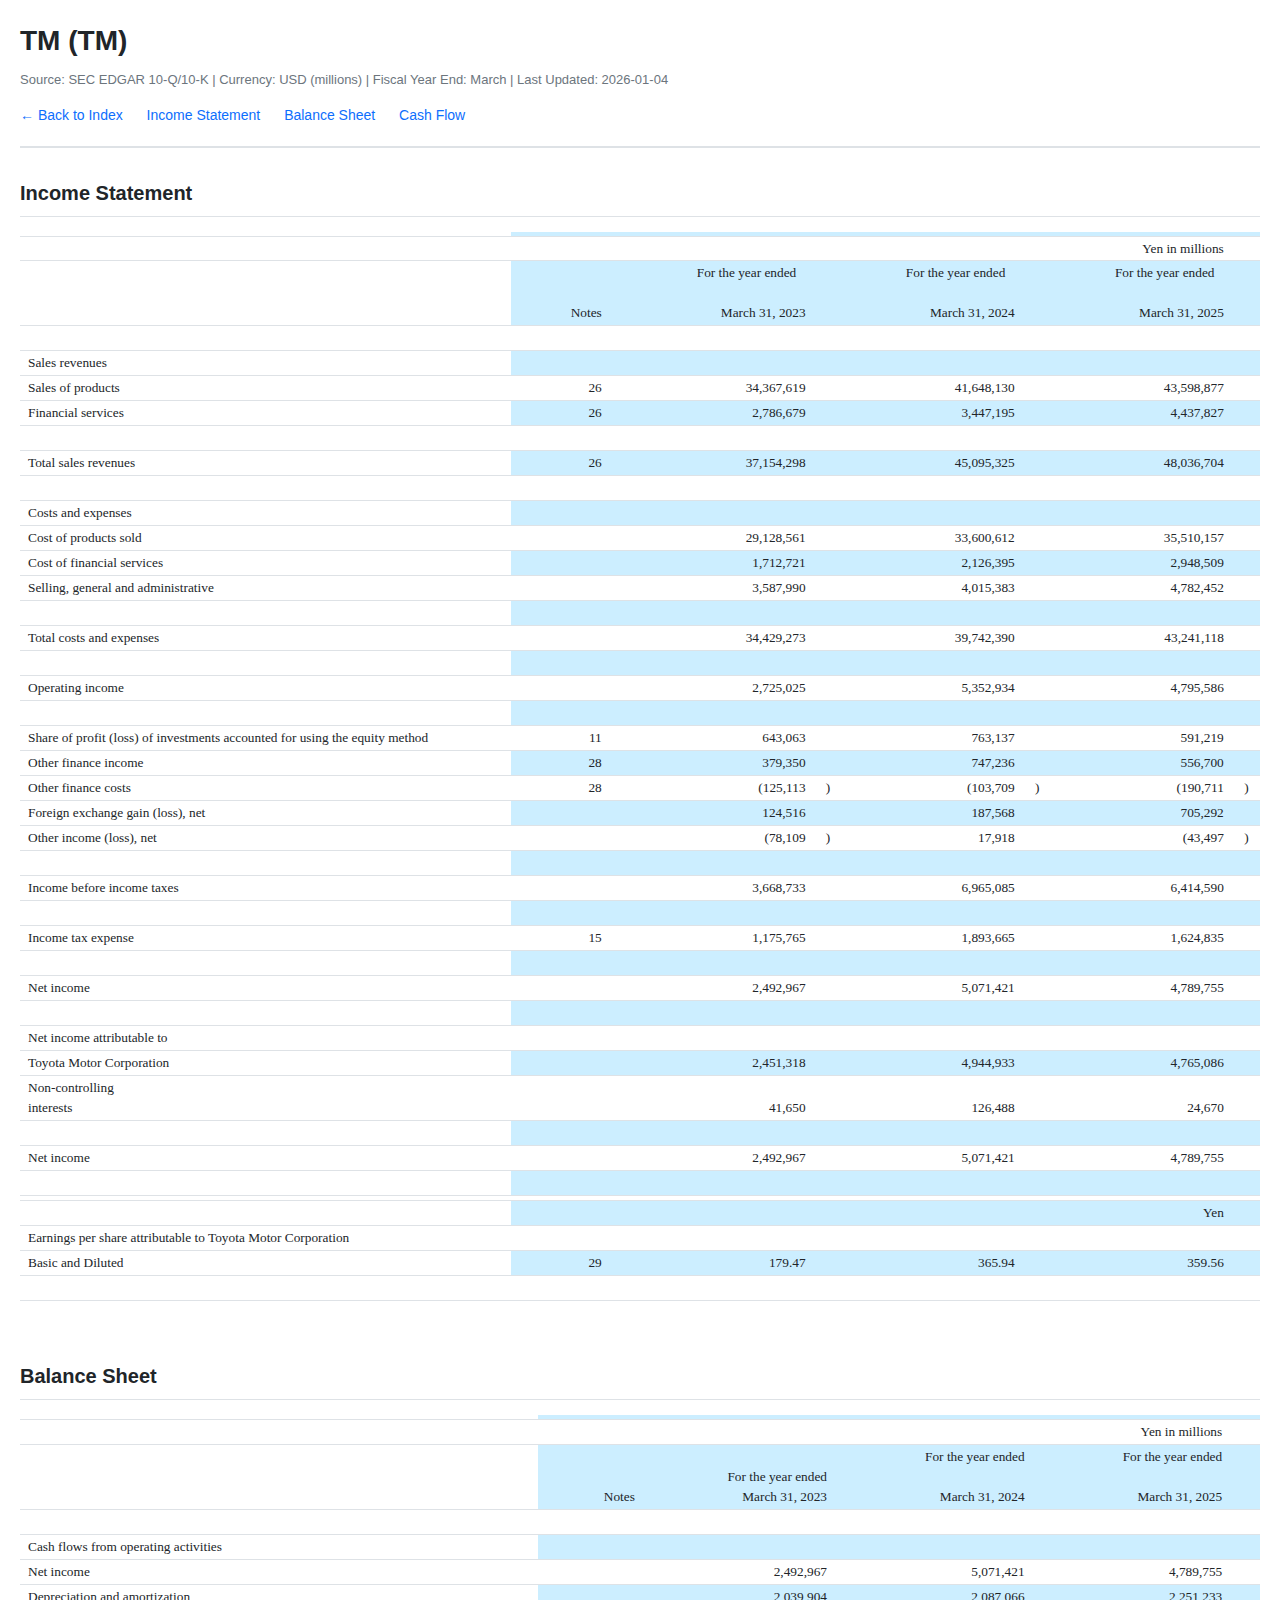
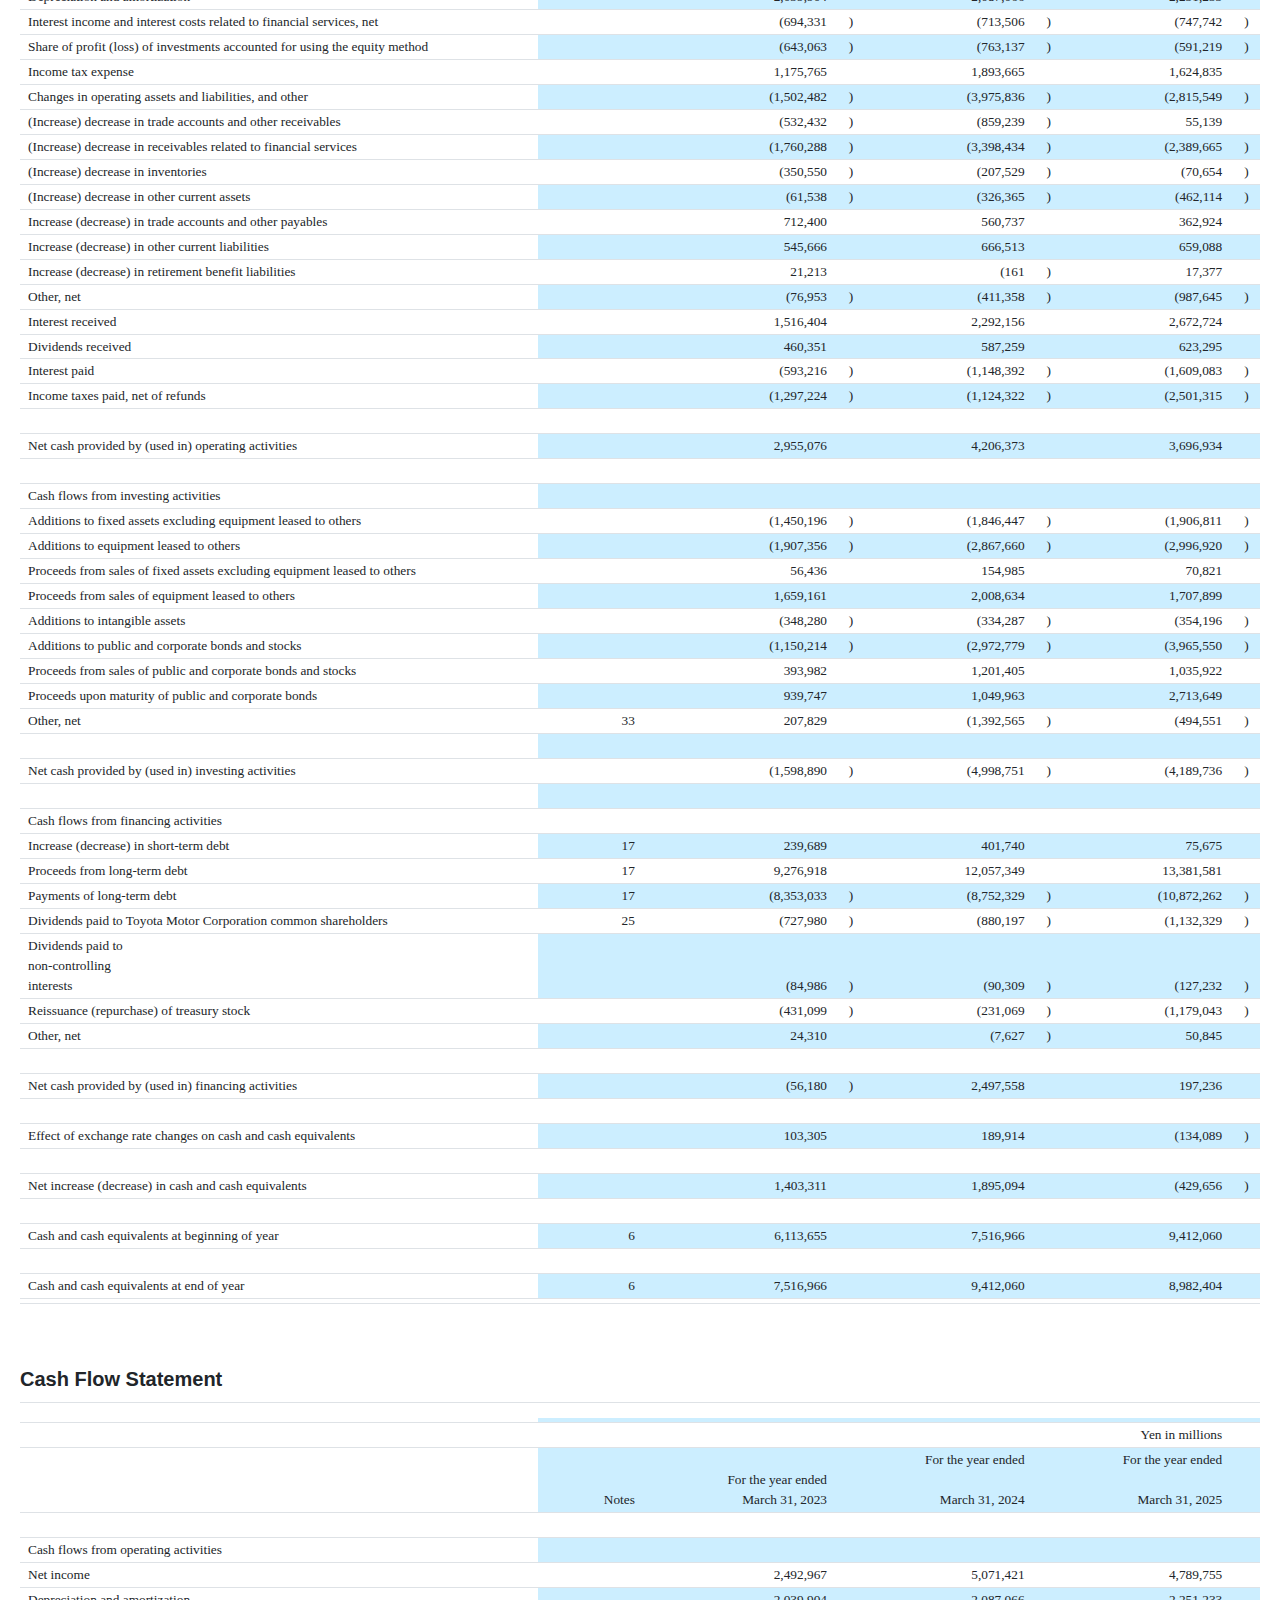
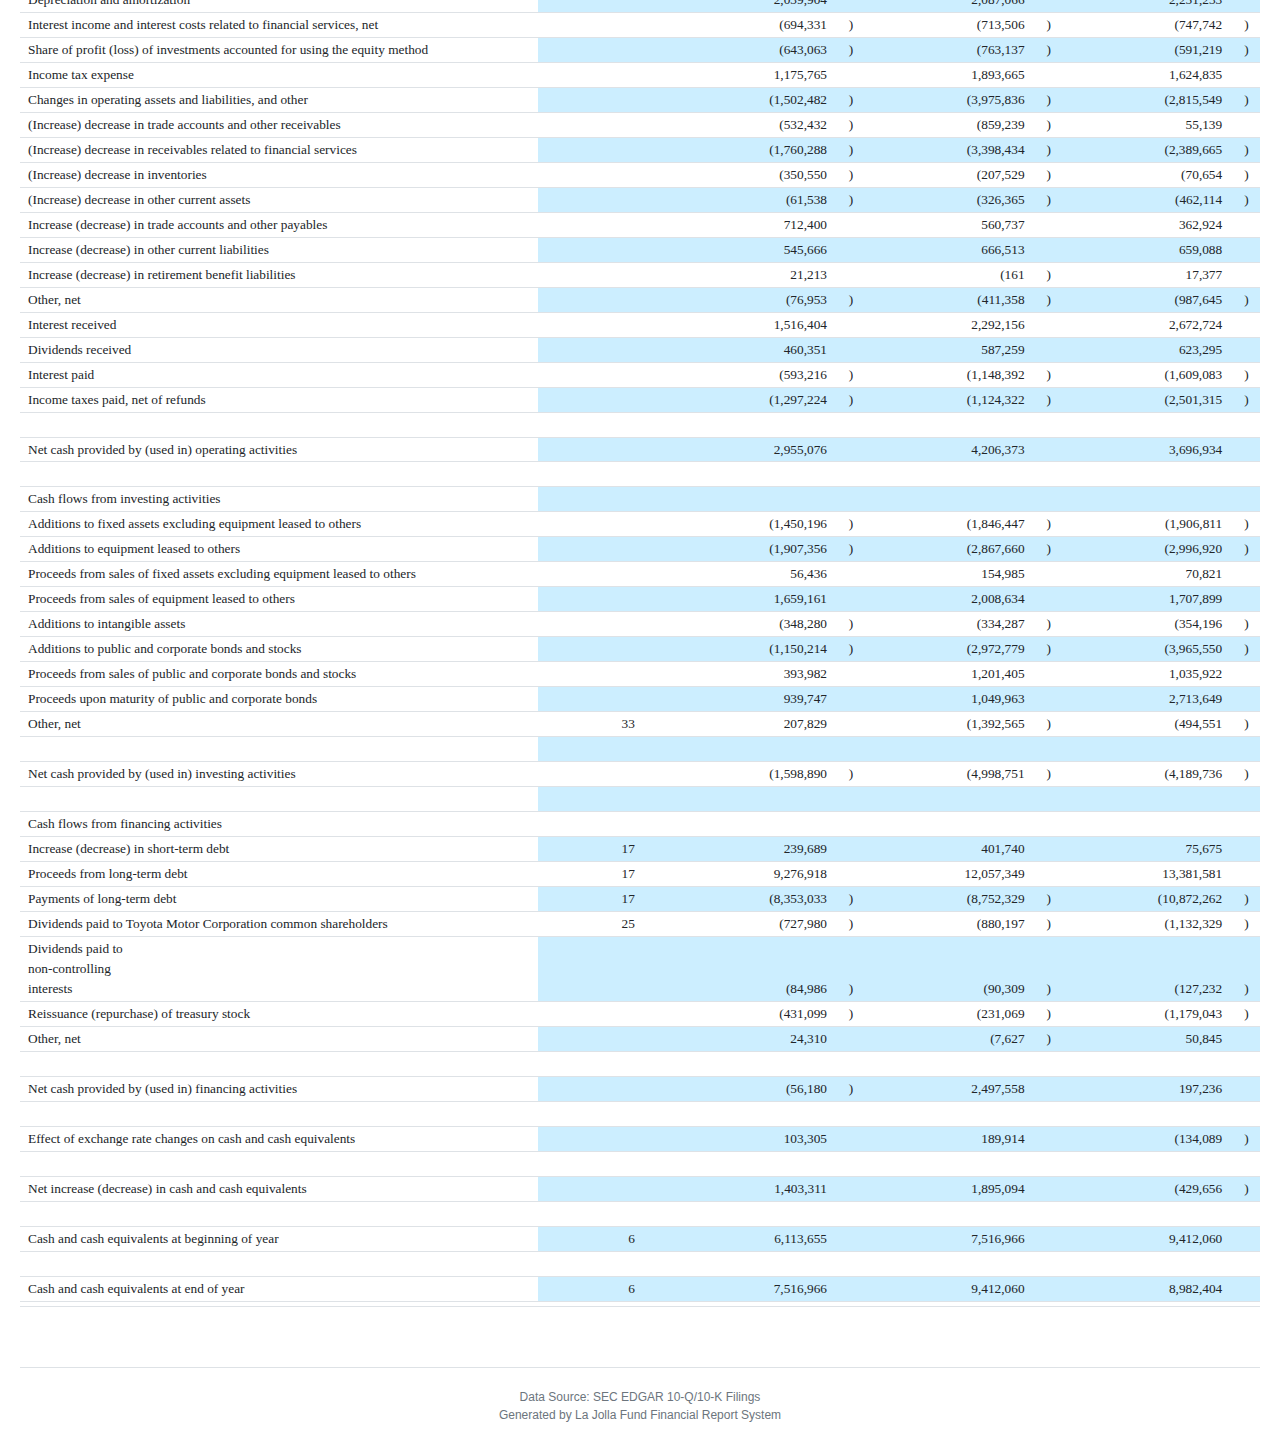
<file: TM.html>
<!DOCTYPE html>
<html lang="en">
<head>
    <meta charset="UTF-8">
    <meta name="viewport" content="width=device-width, initial-scale=1.0">
    <title>TM - Financial Statements</title>
    <link rel="stylesheet" href="assets/style.css">
</head>
<body>
    <header>
        <h1>TM (TM)</h1>
        <p class="meta">
            Source: SEC EDGAR 10-Q/10-K |
            Currency: USD (millions) |
            Fiscal Year End: March |
            Last Updated: 2026-01-04
        </p>
        <nav>
            <a href="index.html">&larr; Back to Index</a>
            <a href="#income-statement">Income Statement</a>
            <a href="#balance-sheet">Balance Sheet</a>
            <a href="#cash-flow">Cash Flow</a>
        </nav>
    </header>

    <main>
        <section id="income-statement">
            <h2>Income Statement</h2>
            <div class="table-wrapper">
                <div class="table-wrapper"><table class="sec-table">
<tr>
<td></td>
<td></td>
<td></td>
<td></td>
<td></td>
<td></td>
<td></td>
<td></td>
<td></td>
<td></td>
<td></td>
<td></td>
<td></td>
<td></td>
<td></td>
<td></td>
<td></td></tr>
<tr>
<td> </td>
<td> </td>
<td colspan="2"> </td>
<td> </td>
<td> </td>
<td colspan="10"><div><div>Yen in millions</div></div></td>
<td> </td></tr>
<tr>
<td> </td>
<td> </td>
<td colspan="2"><div><div>Notes</div></div></td>
<td> </td>
<td> </td>
<td colspan="2"><div><div>  For the year ended  </div></div><br/> <div><div>March 31, 2023</div></div></td>
<td> </td>
<td> </td>
<td colspan="2"><div><div>  For the year ended  </div></div><br/> <div><div>March 31, 2024</div></div></td>
<td> </td>
<td> </td>
<td colspan="2"><div><div>  For the year ended  </div></div><br/> <div><div>March 31, 2025</div></div></td>
<td> </td></tr>
<tr>
<td> </td>
<td> </td>
<td colspan="2"> </td>
<td> </td>
<td> </td>
<td colspan="2"> </td>
<td> </td>
<td> </td>
<td colspan="2"> </td>
<td> </td>
<td> </td>
<td colspan="2"> </td>
<td> </td></tr>
<tr>
<td>Sales revenues</td>
<td> </td>
<td colspan="2"> </td>
<td> </td>
<td> </td>
<td colspan="2"> </td>
<td> </td>
<td> </td>
<td colspan="2"> </td>
<td> </td>
<td> </td>
<td colspan="2"> </td>
<td> </td></tr>
<tr>
<td><div>Sales of products</div></td>
<td> </td>
<td> </td>
<td>26</td>
<td> </td>
<td> </td>
<td> </td>
<td>34,367,619</td>
<td> </td>
<td> </td>
<td> </td>
<td>41,648,130</td>
<td> </td>
<td> </td>
<td> </td>
<td>43,598,877</td>
<td> </td></tr>
<tr>
<td><div>Financial services</div></td>
<td> </td>
<td> </td>
<td>26</td>
<td> </td>
<td> </td>
<td> </td>
<td>2,786,679</td>
<td> </td>
<td> </td>
<td> </td>
<td>3,447,195</td>
<td> </td>
<td> </td>
<td> </td>
<td>4,437,827</td>
<td> </td></tr>
<tr>
<td></td>
<td> </td>
<td></td>
<td></td>
<td></td>
<td> </td>
<td></td>
<td></td>
<td> </td>
<td> </td>
<td></td>
<td></td>
<td> </td>
<td> </td>
<td></td>
<td></td>
<td> </td></tr>
<tr>
<td><div>Total sales revenues</div></td>
<td> </td>
<td> </td>
<td>26</td>
<td> </td>
<td> </td>
<td> </td>
<td>37,154,298</td>
<td> </td>
<td> </td>
<td> </td>
<td>45,095,325</td>
<td> </td>
<td> </td>
<td> </td>
<td>48,036,704</td>
<td> </td></tr>
<tr>
<td></td>
<td> </td>
<td></td>
<td></td>
<td></td>
<td> </td>
<td></td>
<td></td>
<td> </td>
<td> </td>
<td></td>
<td></td>
<td> </td>
<td> </td>
<td></td>
<td></td>
<td> </td></tr>
<tr>
<td><div>Costs and expenses</div></td>
<td> </td>
<td></td>
<td></td>
<td></td>
<td> </td>
<td></td>
<td></td>
<td></td>
<td> </td>
<td></td>
<td></td>
<td></td>
<td> </td>
<td></td>
<td></td>
<td></td></tr>
<tr>
<td><div>Cost of products sold</div></td>
<td> </td>
<td></td>
<td></td>
<td></td>
<td> </td>
<td> </td>
<td>29,128,561</td>
<td> </td>
<td> </td>
<td> </td>
<td>33,600,612</td>
<td> </td>
<td> </td>
<td> </td>
<td>35,510,157</td>
<td> </td></tr>
<tr>
<td><div>Cost of financial services</div></td>
<td> </td>
<td></td>
<td></td>
<td></td>
<td> </td>
<td> </td>
<td>1,712,721</td>
<td> </td>
<td> </td>
<td> </td>
<td>2,126,395</td>
<td> </td>
<td> </td>
<td> </td>
<td>2,948,509</td>
<td> </td></tr>
<tr>
<td><div>Selling, general and administrative</div></td>
<td> </td>
<td></td>
<td></td>
<td></td>
<td> </td>
<td> </td>
<td>3,587,990</td>
<td> </td>
<td> </td>
<td> </td>
<td>4,015,383</td>
<td> </td>
<td> </td>
<td> </td>
<td>4,782,452</td>
<td> </td></tr>
<tr>
<td></td>
<td> </td>
<td></td>
<td></td>
<td></td>
<td> </td>
<td></td>
<td></td>
<td> </td>
<td> </td>
<td></td>
<td></td>
<td> </td>
<td> </td>
<td></td>
<td></td>
<td> </td></tr>
<tr>
<td><div>Total costs and expenses</div></td>
<td> </td>
<td></td>
<td></td>
<td></td>
<td> </td>
<td> </td>
<td>34,429,273</td>
<td> </td>
<td> </td>
<td> </td>
<td>39,742,390</td>
<td> </td>
<td> </td>
<td> </td>
<td>43,241,118</td>
<td> </td></tr>
<tr>
<td></td>
<td> </td>
<td></td>
<td></td>
<td></td>
<td> </td>
<td></td>
<td></td>
<td> </td>
<td> </td>
<td></td>
<td></td>
<td> </td>
<td> </td>
<td></td>
<td></td>
<td> </td></tr>
<tr>
<td><div>Operating income</div></td>
<td> </td>
<td> </td>
<td>     </td>
<td> </td>
<td> </td>
<td> </td>
<td>2,725,025</td>
<td> </td>
<td> </td>
<td> </td>
<td>5,352,934</td>
<td> </td>
<td> </td>
<td> </td>
<td>4,795,586</td>
<td> </td></tr>
<tr>
<td></td>
<td> </td>
<td></td>
<td></td>
<td></td>
<td> </td>
<td></td>
<td></td>
<td> </td>
<td> </td>
<td></td>
<td></td>
<td> </td>
<td> </td>
<td></td>
<td></td>
<td> </td></tr>
<tr>
<td><div>Share of profit (loss) of investments accounted for using the equity method</div></td>
<td> </td>
<td> </td>
<td>11</td>
<td> </td>
<td> </td>
<td> </td>
<td>643,063</td>
<td> </td>
<td> </td>
<td> </td>
<td>763,137</td>
<td> </td>
<td> </td>
<td> </td>
<td>591,219</td>
<td> </td></tr>
<tr>
<td><div>Other finance income</div></td>
<td> </td>
<td> </td>
<td>28</td>
<td> </td>
<td> </td>
<td> </td>
<td>379,350</td>
<td> </td>
<td> </td>
<td> </td>
<td>747,236</td>
<td> </td>
<td> </td>
<td> </td>
<td>556,700</td>
<td> </td></tr>
<tr>
<td><div>Other finance costs</div></td>
<td> </td>
<td> </td>
<td>28</td>
<td> </td>
<td> </td>
<td> </td>
<td>(125,113</td>
<td>) </td>
<td> </td>
<td> </td>
<td>(103,709</td>
<td>) </td>
<td> </td>
<td> </td>
<td>(190,711</td>
<td>) </td></tr>
<tr>
<td><div>Foreign exchange gain (loss), net</div></td>
<td> </td>
<td></td>
<td></td>
<td></td>
<td> </td>
<td> </td>
<td>124,516</td>
<td> </td>
<td> </td>
<td> </td>
<td>187,568</td>
<td> </td>
<td> </td>
<td> </td>
<td>705,292</td>
<td> </td></tr>
<tr>
<td><div>Other income (loss), net</div></td>
<td> </td>
<td></td>
<td></td>
<td></td>
<td> </td>
<td> </td>
<td>(78,109</td>
<td>) </td>
<td> </td>
<td> </td>
<td>17,918</td>
<td> </td>
<td> </td>
<td> </td>
<td>(43,497</td>
<td>) </td></tr>
<tr>
<td></td>
<td> </td>
<td></td>
<td></td>
<td></td>
<td> </td>
<td></td>
<td></td>
<td> </td>
<td> </td>
<td></td>
<td></td>
<td> </td>
<td> </td>
<td></td>
<td></td>
<td> </td></tr>
<tr>
<td><div>Income before income taxes</div></td>
<td> </td>
<td></td>
<td></td>
<td></td>
<td> </td>
<td> </td>
<td>3,668,733</td>
<td> </td>
<td> </td>
<td> </td>
<td>6,965,085</td>
<td> </td>
<td> </td>
<td> </td>
<td>6,414,590</td>
<td> </td></tr>
<tr>
<td></td>
<td> </td>
<td></td>
<td></td>
<td></td>
<td> </td>
<td></td>
<td></td>
<td> </td>
<td> </td>
<td></td>
<td></td>
<td> </td>
<td> </td>
<td></td>
<td></td>
<td> </td></tr>
<tr>
<td><div>Income tax expense</div></td>
<td> </td>
<td> </td>
<td>15</td>
<td> </td>
<td> </td>
<td> </td>
<td>1,175,765</td>
<td> </td>
<td> </td>
<td> </td>
<td>1,893,665</td>
<td> </td>
<td> </td>
<td> </td>
<td>1,624,835</td>
<td> </td></tr>
<tr>
<td></td>
<td> </td>
<td></td>
<td></td>
<td></td>
<td> </td>
<td></td>
<td></td>
<td> </td>
<td> </td>
<td></td>
<td></td>
<td> </td>
<td> </td>
<td></td>
<td></td>
<td> </td></tr>
<tr>
<td><div>Net income</div></td>
<td> </td>
<td></td>
<td></td>
<td></td>
<td> </td>
<td> </td>
<td>2,492,967</td>
<td> </td>
<td> </td>
<td> </td>
<td>5,071,421</td>
<td> </td>
<td> </td>
<td> </td>
<td>4,789,755</td>
<td> </td></tr>
<tr>
<td></td>
<td> </td>
<td></td>
<td></td>
<td></td>
<td> </td>
<td></td>
<td></td>
<td> </td>
<td> </td>
<td></td>
<td></td>
<td> </td>
<td> </td>
<td></td>
<td></td>
<td> </td></tr>
<tr>
<td><div>Net income attributable to</div></td>
<td> </td>
<td></td>
<td></td>
<td></td>
<td> </td>
<td></td>
<td></td>
<td></td>
<td> </td>
<td></td>
<td></td>
<td></td>
<td> </td>
<td></td>
<td></td>
<td></td></tr>
<tr>
<td><div>Toyota Motor Corporation</div></td>
<td> </td>
<td></td>
<td></td>
<td></td>
<td> </td>
<td> </td>
<td>2,451,318</td>
<td> </td>
<td> </td>
<td> </td>
<td>4,944,933</td>
<td> </td>
<td> </td>
<td> </td>
<td>4,765,086</td>
<td> </td></tr>
<tr>
<td><div><div>Non-controlling</div> interests</div></td>
<td> </td>
<td></td>
<td></td>
<td></td>
<td> </td>
<td> </td>
<td>41,650</td>
<td> </td>
<td> </td>
<td> </td>
<td>126,488</td>
<td> </td>
<td> </td>
<td> </td>
<td>24,670</td>
<td> </td></tr>
<tr>
<td></td>
<td> </td>
<td></td>
<td></td>
<td></td>
<td> </td>
<td></td>
<td></td>
<td> </td>
<td> </td>
<td></td>
<td></td>
<td> </td>
<td> </td>
<td></td>
<td></td>
<td> </td></tr>
<tr>
<td><div>Net income</div></td>
<td> </td>
<td></td>
<td></td>
<td></td>
<td> </td>
<td> </td>
<td>2,492,967</td>
<td> </td>
<td> </td>
<td> </td>
<td>5,071,421</td>
<td> </td>
<td> </td>
<td> </td>
<td>4,789,755</td>
<td> </td></tr>
<tr>
<td></td>
<td> </td>
<td></td>
<td></td>
<td></td>
<td> </td>
<td></td>
<td></td>
<td> </td>
<td> </td>
<td></td>
<td></td>
<td> </td>
<td> </td>
<td></td>
<td></td>
<td> </td></tr>
<tr>
<td></td>
<td colspan="4"></td>
<td colspan="12"></td></tr>
<tr>
<td> </td>
<td> </td>
<td colspan="2"> </td>
<td> </td>
<td> </td>
<td colspan="10"><div><div>Yen</div></div></td>
<td> </td></tr>
<tr>
<td><div>Earnings per share attributable to Toyota Motor Corporation</div></td>
<td> </td>
<td></td>
<td></td>
<td></td>
<td> </td>
<td></td>
<td></td>
<td></td>
<td> </td>
<td></td>
<td></td>
<td></td>
<td> </td>
<td></td>
<td></td>
<td></td></tr>
<tr>
<td><div>Basic and Diluted</div></td>
<td> </td>
<td> </td>
<td>29</td>
<td> </td>
<td> </td>
<td> </td>
<td>179.47</td>
<td> </td>
<td> </td>
<td> </td>
<td>365.94</td>
<td> </td>
<td> </td>
<td> </td>
<td>359.56</td>
<td> </td></tr>
<tr>
<td></td>
<td> </td>
<td></td>
<td></td>
<td></td>
<td> </td>
<td></td>
<td></td>
<td> </td>
<td> </td>
<td></td>
<td></td>
<td> </td>
<td> </td>
<td></td>
<td></td>
<td> </td></tr></table></div>
            </div>
        </section>

        <section id="balance-sheet">
            <h2>Balance Sheet</h2>
            <div class="table-wrapper">
                <div class="table-wrapper"><table class="sec-table">
<tr>
<td></td>
<td></td>
<td></td>
<td></td>
<td></td>
<td></td>
<td></td>
<td></td>
<td></td>
<td></td>
<td></td>
<td></td>
<td></td>
<td></td>
<td></td>
<td></td>
<td></td> </tr>
<tr>
<td> </td>
<td> </td>
<td colspan="2"> </td>
<td> </td>
<td> </td>
<td colspan="10"><div><div>Yen in millions</div></div></td>
<td> </td> </tr>
<tr>
<td> </td>
<td> </td>
<td colspan="2"><div><div>Notes</div></div></td>
<td> </td>
<td> </td>
<td colspan="2"><div><div>For the year ended<br/> March 31, 2023</div></div></td>
<td> </td>
<td> </td>
<td colspan="2"><div><div>For the year ended</div></div><br/> <div><div>March 31, 2024</div></div></td>
<td> </td>
<td> </td>
<td colspan="2"><div><div>For the year ended</div></div><br/> <div><div>March 31, 2025</div></div></td>
<td> </td> </tr>
<tr>
<td> </td>
<td> </td>
<td colspan="2"> </td>
<td> </td>
<td> </td>
<td colspan="2"> </td>
<td> </td>
<td> </td>
<td colspan="2"> </td>
<td> </td>
<td> </td>
<td colspan="2"> </td>
<td> </td> </tr>
<tr>
<td> <div>Cash flows from operating activities</div> </td>
<td> </td>
<td></td>
<td></td>
<td></td>
<td> </td>
<td></td>
<td></td>
<td></td>
<td> </td>
<td></td>
<td></td>
<td></td>
<td> </td>
<td></td>
<td></td>
<td></td> </tr>
<tr>
<td> <div>Net income</div> </td>
<td> </td>
<td></td>
<td></td>
<td></td>
<td> </td>
<td> </td>
<td>2,492,967</td>
<td> </td>
<td> </td>
<td> </td>
<td>5,071,421</td>
<td> </td>
<td> </td>
<td> </td>
<td>4,789,755</td>
<td> </td> </tr>
<tr>
<td> <div>Depreciation and amortization</div> </td>
<td> </td>
<td></td>
<td></td>
<td></td>
<td> </td>
<td> </td>
<td>2,039,904</td>
<td> </td>
<td> </td>
<td> </td>
<td>2,087,066</td>
<td> </td>
<td> </td>
<td> </td>
<td>2,251,233</td>
<td> </td> </tr>
<tr>
<td> <div>Interest income and interest costs related to financial services, net</div> </td>
<td> </td>
<td></td>
<td></td>
<td></td>
<td> </td>
<td> </td>
<td>(694,331</td>
<td>) </td>
<td> </td>
<td> </td>
<td>(713,506</td>
<td>) </td>
<td> </td>
<td> </td>
<td>(747,742</td>
<td>) </td> </tr>
<tr>
<td> <div>Share of profit (loss) of investments accounted for using the equity method</div> </td>
<td> </td>
<td></td>
<td></td>
<td></td>
<td> </td>
<td> </td>
<td>(643,063</td>
<td>) </td>
<td> </td>
<td> </td>
<td>(763,137</td>
<td>) </td>
<td> </td>
<td> </td>
<td>(591,219</td>
<td>) </td> </tr>
<tr>
<td> <div>Income tax expense</div> </td>
<td> </td>
<td></td>
<td></td>
<td></td>
<td> </td>
<td> </td>
<td>1,175,765</td>
<td> </td>
<td> </td>
<td> </td>
<td>1,893,665</td>
<td> </td>
<td> </td>
<td> </td>
<td>1,624,835</td>
<td> </td> </tr>
<tr>
<td> <div>Changes in operating assets and liabilities, and other</div> </td>
<td> </td>
<td></td>
<td></td>
<td></td>
<td> </td>
<td> </td>
<td>(1,502,482</td>
<td>) </td>
<td> </td>
<td> </td>
<td>(3,975,836</td>
<td>) </td>
<td> </td>
<td> </td>
<td>(2,815,549</td>
<td>) </td> </tr>
<tr>
<td> <div>(Increase) decrease in trade accounts and other receivables</div> </td>
<td> </td>
<td></td>
<td></td>
<td></td>
<td> </td>
<td> </td>
<td>(532,432</td>
<td>) </td>
<td> </td>
<td> </td>
<td>(859,239</td>
<td>) </td>
<td> </td>
<td> </td>
<td>55,139</td>
<td> </td> </tr>
<tr>
<td> <div>(Increase) decrease in receivables related to financial services</div> </td>
<td> </td>
<td></td>
<td></td>
<td></td>
<td> </td>
<td> </td>
<td>(1,760,288</td>
<td>) </td>
<td> </td>
<td> </td>
<td>(3,398,434</td>
<td>) </td>
<td> </td>
<td> </td>
<td>(2,389,665</td>
<td>) </td> </tr>
<tr>
<td> <div>(Increase) decrease in inventories</div> </td>
<td> </td>
<td></td>
<td></td>
<td></td>
<td> </td>
<td> </td>
<td>(350,550</td>
<td>) </td>
<td> </td>
<td> </td>
<td>(207,529</td>
<td>) </td>
<td> </td>
<td> </td>
<td>(70,654</td>
<td>) </td> </tr>
<tr>
<td> <div>(Increase) decrease in other current assets</div> </td>
<td> </td>
<td> </td>
<td>     </td>
<td> </td>
<td> </td>
<td> </td>
<td>(61,538</td>
<td>) </td>
<td> </td>
<td> </td>
<td>(326,365</td>
<td>) </td>
<td> </td>
<td> </td>
<td>(462,114</td>
<td>) </td> </tr>
<tr>
<td> <div>Increase (decrease) in trade accounts and other payables</div> </td>
<td> </td>
<td></td>
<td></td>
<td></td>
<td> </td>
<td> </td>
<td>712,400</td>
<td> </td>
<td> </td>
<td> </td>
<td>560,737</td>
<td> </td>
<td> </td>
<td> </td>
<td>362,924</td>
<td> </td> </tr>
<tr>
<td> <div>Increase (decrease) in other current liabilities</div> </td>
<td> </td>
<td></td>
<td></td>
<td></td>
<td> </td>
<td> </td>
<td>545,666</td>
<td> </td>
<td> </td>
<td> </td>
<td>666,513</td>
<td> </td>
<td> </td>
<td> </td>
<td>659,088</td>
<td> </td> </tr>
<tr>
<td> <div>Increase (decrease) in retirement benefit liabilities</div> </td>
<td> </td>
<td></td>
<td></td>
<td></td>
<td> </td>
<td> </td>
<td>21,213</td>
<td> </td>
<td> </td>
<td> </td>
<td>(161</td>
<td>) </td>
<td> </td>
<td> </td>
<td>17,377</td>
<td> </td> </tr>
<tr>
<td> <div>Other, net</div> </td>
<td> </td>
<td></td>
<td></td>
<td></td>
<td> </td>
<td> </td>
<td>(76,953</td>
<td>) </td>
<td> </td>
<td> </td>
<td>(411,358</td>
<td>) </td>
<td> </td>
<td> </td>
<td>(987,645</td>
<td>) </td> </tr>
<tr>
<td> <div>Interest received</div> </td>
<td> </td>
<td></td>
<td></td>
<td></td>
<td> </td>
<td> </td>
<td>1,516,404</td>
<td> </td>
<td> </td>
<td> </td>
<td>2,292,156</td>
<td> </td>
<td> </td>
<td> </td>
<td>2,672,724</td>
<td> </td> </tr>
<tr>
<td> <div>Dividends received</div> </td>
<td> </td>
<td></td>
<td></td>
<td></td>
<td> </td>
<td> </td>
<td>460,351</td>
<td> </td>
<td> </td>
<td> </td>
<td>587,259</td>
<td> </td>
<td> </td>
<td> </td>
<td>623,295</td>
<td> </td> </tr>
<tr>
<td> <div>Interest paid</div> </td>
<td> </td>
<td></td>
<td></td>
<td></td>
<td> </td>
<td> </td>
<td>(593,216</td>
<td>) </td>
<td> </td>
<td> </td>
<td>(1,148,392</td>
<td>) </td>
<td> </td>
<td> </td>
<td>(1,609,083</td>
<td>) </td> </tr>
<tr>
<td> <div>Income taxes paid, net of refunds</div> </td>
<td> </td>
<td></td>
<td></td>
<td></td>
<td> </td>
<td> </td>
<td>(1,297,224</td>
<td>) </td>
<td> </td>
<td> </td>
<td>(1,124,322</td>
<td>) </td>
<td> </td>
<td> </td>
<td>(2,501,315</td>
<td>) </td> </tr>
<tr>
<td></td>
<td> </td>
<td></td>
<td></td>
<td></td>
<td> </td>
<td> </td>
<td> </td>
<td> </td>
<td> </td>
<td> </td>
<td> </td>
<td> </td>
<td> </td>
<td> </td>
<td> </td>
<td> </td> </tr>
<tr>
<td> <div>Net cash provided by (used in) operating activities</div> </td>
<td> </td>
<td></td>
<td></td>
<td></td>
<td> </td>
<td> </td>
<td>2,955,076</td>
<td> </td>
<td> </td>
<td> </td>
<td>4,206,373</td>
<td> </td>
<td> </td>
<td> </td>
<td>3,696,934</td>
<td> </td> </tr>
<tr>
<td></td>
<td> </td>
<td></td>
<td></td>
<td></td>
<td> </td>
<td> </td>
<td> </td>
<td> </td>
<td> </td>
<td> </td>
<td> </td>
<td> </td>
<td> </td>
<td> </td>
<td> </td>
<td> </td> </tr>
<tr>
<td> <div>Cash flows from investing activities</div> </td>
<td> </td>
<td></td>
<td></td>
<td></td>
<td> </td>
<td></td>
<td></td>
<td></td>
<td> </td>
<td></td>
<td></td>
<td></td>
<td> </td>
<td></td>
<td></td>
<td></td> </tr>
<tr>
<td> <div>Additions to fixed assets excluding equipment leased to others</div> </td>
<td> </td>
<td></td>
<td></td>
<td></td>
<td> </td>
<td> </td>
<td>(1,450,196</td>
<td>) </td>
<td> </td>
<td> </td>
<td>(1,846,447</td>
<td>) </td>
<td> </td>
<td> </td>
<td>(1,906,811</td>
<td>) </td> </tr>
<tr>
<td> <div>Additions to equipment leased to others</div> </td>
<td> </td>
<td></td>
<td></td>
<td></td>
<td> </td>
<td> </td>
<td>(1,907,356</td>
<td>) </td>
<td> </td>
<td> </td>
<td>(2,867,660</td>
<td>) </td>
<td> </td>
<td> </td>
<td>(2,996,920</td>
<td>) </td> </tr>
<tr>
<td> <div>Proceeds from sales of fixed assets excluding equipment leased to others</div> </td>
<td> </td>
<td></td>
<td></td>
<td></td>
<td> </td>
<td> </td>
<td>56,436</td>
<td> </td>
<td> </td>
<td> </td>
<td>154,985</td>
<td> </td>
<td> </td>
<td> </td>
<td>70,821</td>
<td> </td> </tr>
<tr>
<td> <div>Proceeds from sales of equipment leased to others</div> </td>
<td> </td>
<td></td>
<td></td>
<td></td>
<td> </td>
<td> </td>
<td>1,659,161</td>
<td> </td>
<td> </td>
<td> </td>
<td>2,008,634</td>
<td> </td>
<td> </td>
<td> </td>
<td>1,707,899</td>
<td> </td> </tr>
<tr>
<td> <div>Additions to intangible assets</div> </td>
<td> </td>
<td></td>
<td></td>
<td></td>
<td> </td>
<td> </td>
<td>(348,280</td>
<td>) </td>
<td> </td>
<td> </td>
<td>(334,287</td>
<td>) </td>
<td> </td>
<td> </td>
<td>(354,196</td>
<td>) </td> </tr>
<tr>
<td> <div>Additions to public and corporate bonds and stocks</div> </td>
<td> </td>
<td></td>
<td></td>
<td></td>
<td> </td>
<td> </td>
<td>(1,150,214</td>
<td>) </td>
<td> </td>
<td> </td>
<td>(2,972,779</td>
<td>) </td>
<td> </td>
<td> </td>
<td>(3,965,550</td>
<td>) </td> </tr>
<tr>
<td> <div>Proceeds from sales of public and corporate bonds and stocks</div> </td>
<td> </td>
<td></td>
<td></td>
<td></td>
<td> </td>
<td> </td>
<td>393,982</td>
<td> </td>
<td> </td>
<td> </td>
<td>1,201,405</td>
<td> </td>
<td> </td>
<td> </td>
<td>1,035,922</td>
<td> </td> </tr>
<tr>
<td> <div>Proceeds upon maturity of public and corporate bonds</div> </td>
<td> </td>
<td></td>
<td></td>
<td></td>
<td> </td>
<td> </td>
<td>939,747</td>
<td> </td>
<td> </td>
<td> </td>
<td>1,049,963</td>
<td> </td>
<td> </td>
<td> </td>
<td>2,713,649</td>
<td> </td> </tr>
<tr>
<td> <div>Other, net</div> </td>
<td> </td>
<td> </td>
<td>33</td>
<td> </td>
<td> </td>
<td> </td>
<td>207,829</td>
<td> </td>
<td> </td>
<td> </td>
<td>(1,392,565</td>
<td>) </td>
<td> </td>
<td> </td>
<td>(494,551</td>
<td>) </td> </tr>
<tr>
<td></td>
<td> </td>
<td></td>
<td></td>
<td></td>
<td> </td>
<td> </td>
<td> </td>
<td> </td>
<td> </td>
<td> </td>
<td> </td>
<td> </td>
<td> </td>
<td> </td>
<td> </td>
<td> </td> </tr>
<tr>
<td> <div>Net cash provided by (used in) investing activities</div> </td>
<td> </td>
<td></td>
<td></td>
<td></td>
<td> </td>
<td> </td>
<td>(1,598,890</td>
<td>) </td>
<td> </td>
<td> </td>
<td>(4,998,751</td>
<td>) </td>
<td> </td>
<td> </td>
<td>(4,189,736</td>
<td>) </td> </tr>
<tr>
<td></td>
<td> </td>
<td></td>
<td></td>
<td></td>
<td> </td>
<td> </td>
<td> </td>
<td> </td>
<td> </td>
<td> </td>
<td> </td>
<td> </td>
<td> </td>
<td> </td>
<td> </td>
<td> </td> </tr>
<tr>
<td> <div>Cash flows from financing activities</div> </td>
<td> </td>
<td></td>
<td></td>
<td></td>
<td> </td>
<td></td>
<td></td>
<td></td>
<td> </td>
<td></td>
<td></td>
<td></td>
<td> </td>
<td></td>
<td></td>
<td></td> </tr>
<tr>
<td> <div>Increase (decrease) in short-term debt</div> </td>
<td> </td>
<td> </td>
<td>17</td>
<td> </td>
<td> </td>
<td> </td>
<td>239,689</td>
<td> </td>
<td> </td>
<td> </td>
<td>401,740</td>
<td> </td>
<td> </td>
<td> </td>
<td>75,675</td>
<td> </td> </tr>
<tr>
<td> <div>Proceeds from long-term debt</div> </td>
<td> </td>
<td> </td>
<td>17</td>
<td> </td>
<td> </td>
<td> </td>
<td>9,276,918</td>
<td> </td>
<td> </td>
<td> </td>
<td>12,057,349</td>
<td> </td>
<td> </td>
<td> </td>
<td>13,381,581</td>
<td> </td> </tr>
<tr>
<td> <div>Payments of long-term debt</div> </td>
<td> </td>
<td> </td>
<td>17</td>
<td> </td>
<td> </td>
<td> </td>
<td>(8,353,033</td>
<td>) </td>
<td> </td>
<td> </td>
<td>(8,752,329</td>
<td>) </td>
<td> </td>
<td> </td>
<td>(10,872,262</td>
<td>) </td> </tr>
<tr>
<td> <div>Dividends paid to Toyota Motor Corporation common shareholders</div> </td>
<td> </td>
<td> </td>
<td>25</td>
<td> </td>
<td> </td>
<td> </td>
<td>(727,980</td>
<td>) </td>
<td> </td>
<td> </td>
<td>(880,197</td>
<td>) </td>
<td> </td>
<td> </td>
<td>(1,132,329</td>
<td>) </td> </tr>
<tr>
<td> <div>Dividends paid to <div>non-controlling</div> interests</div> </td>
<td> </td>
<td></td>
<td></td>
<td></td>
<td> </td>
<td> </td>
<td>(84,986</td>
<td>) </td>
<td> </td>
<td> </td>
<td>(90,309</td>
<td>) </td>
<td> </td>
<td> </td>
<td>(127,232</td>
<td>) </td> </tr>
<tr>
<td> <div>Reissuance (repurchase) of treasury stock</div> </td>
<td> </td>
<td></td>
<td></td>
<td></td>
<td> </td>
<td> </td>
<td>(431,099</td>
<td>) </td>
<td> </td>
<td> </td>
<td>(231,069</td>
<td>) </td>
<td> </td>
<td> </td>
<td>(1,179,043</td>
<td>) </td> </tr>
<tr>
<td> <div>Other, net</div> </td>
<td> </td>
<td></td>
<td></td>
<td></td>
<td> </td>
<td> </td>
<td>24,310</td>
<td> </td>
<td> </td>
<td> </td>
<td>(7,627</td>
<td>) </td>
<td> </td>
<td> </td>
<td>50,845</td>
<td> </td> </tr>
<tr>
<td></td>
<td> </td>
<td></td>
<td></td>
<td></td>
<td> </td>
<td> </td>
<td> </td>
<td> </td>
<td> </td>
<td> </td>
<td> </td>
<td> </td>
<td> </td>
<td> </td>
<td> </td>
<td> </td> </tr>
<tr>
<td> <div>Net cash provided by (used in) financing activities</div> </td>
<td> </td>
<td></td>
<td></td>
<td></td>
<td> </td>
<td> </td>
<td>(56,180</td>
<td>) </td>
<td> </td>
<td> </td>
<td>2,497,558</td>
<td> </td>
<td> </td>
<td> </td>
<td>197,236</td>
<td> </td> </tr>
<tr>
<td></td>
<td> </td>
<td></td>
<td></td>
<td></td>
<td> </td>
<td> </td>
<td> </td>
<td> </td>
<td> </td>
<td> </td>
<td> </td>
<td> </td>
<td> </td>
<td> </td>
<td> </td>
<td> </td> </tr>
<tr>
<td> <div>Effect of exchange rate changes on cash and cash equivalents</div> </td>
<td> </td>
<td></td>
<td></td>
<td></td>
<td> </td>
<td> </td>
<td>103,305</td>
<td> </td>
<td> </td>
<td> </td>
<td>189,914</td>
<td> </td>
<td> </td>
<td> </td>
<td>(134,089</td>
<td>) </td> </tr>
<tr>
<td></td>
<td> </td>
<td></td>
<td></td>
<td></td>
<td> </td>
<td> </td>
<td> </td>
<td> </td>
<td> </td>
<td> </td>
<td> </td>
<td> </td>
<td> </td>
<td> </td>
<td> </td>
<td> </td> </tr>
<tr>
<td> <div>Net increase (decrease) in cash and cash equivalents</div> </td>
<td> </td>
<td></td>
<td></td>
<td></td>
<td> </td>
<td> </td>
<td>1,403,311</td>
<td> </td>
<td> </td>
<td> </td>
<td>1,895,094</td>
<td> </td>
<td> </td>
<td> </td>
<td>(429,656</td>
<td>) </td> </tr>
<tr>
<td></td>
<td> </td>
<td></td>
<td></td>
<td></td>
<td> </td>
<td> </td>
<td> </td>
<td> </td>
<td> </td>
<td> </td>
<td> </td>
<td> </td>
<td> </td>
<td> </td>
<td> </td>
<td> </td> </tr>
<tr>
<td> <div>Cash and cash equivalents at beginning of year</div> </td>
<td> </td>
<td> </td>
<td>6</td>
<td> </td>
<td> </td>
<td> </td>
<td>6,113,655</td>
<td> </td>
<td> </td>
<td> </td>
<td>7,516,966</td>
<td> </td>
<td> </td>
<td> </td>
<td>9,412,060</td>
<td> </td> </tr>
<tr>
<td></td>
<td> </td>
<td></td>
<td></td>
<td></td>
<td> </td>
<td> </td>
<td> </td>
<td> </td>
<td> </td>
<td> </td>
<td> </td>
<td> </td>
<td> </td>
<td> </td>
<td> </td>
<td> </td> </tr>
<tr>
<td> <div>Cash and cash equivalents at end of year</div> </td>
<td> </td>
<td> </td>
<td>6</td>
<td> </td>
<td> </td>
<td> </td>
<td>7,516,966</td>
<td> </td>
<td> </td>
<td> </td>
<td>9,412,060</td>
<td> </td>
<td> </td>
<td> </td>
<td>8,982,404</td>
<td> </td> </tr>
<tr>
<td> </td>
<td> </td>
<td> </td>
<td> </td>
<td> </td>
<td> </td>
<td> </td>
<td> </td>
<td> </td>
<td> </td>
<td> </td>
<td> </td>
<td> </td>
<td> </td>
<td> </td>
<td> </td>
<td> </td> </tr> </table></div>
            </div>
        </section>

        <section id="cash-flow">
            <h2>Cash Flow Statement</h2>
            <div class="table-wrapper">
                <div class="table-wrapper"><table class="sec-table">
<tr>
<td></td>
<td></td>
<td></td>
<td></td>
<td></td>
<td></td>
<td></td>
<td></td>
<td></td>
<td></td>
<td></td>
<td></td>
<td></td>
<td></td>
<td></td>
<td></td>
<td></td> </tr>
<tr>
<td> </td>
<td> </td>
<td colspan="2"> </td>
<td> </td>
<td> </td>
<td colspan="10"><div><div>Yen in millions</div></div></td>
<td> </td> </tr>
<tr>
<td> </td>
<td> </td>
<td colspan="2"><div><div>Notes</div></div></td>
<td> </td>
<td> </td>
<td colspan="2"><div><div>For the year ended<br/> March 31, 2023</div></div></td>
<td> </td>
<td> </td>
<td colspan="2"><div><div>For the year ended</div></div><br/> <div><div>March 31, 2024</div></div></td>
<td> </td>
<td> </td>
<td colspan="2"><div><div>For the year ended</div></div><br/> <div><div>March 31, 2025</div></div></td>
<td> </td> </tr>
<tr>
<td> </td>
<td> </td>
<td colspan="2"> </td>
<td> </td>
<td> </td>
<td colspan="2"> </td>
<td> </td>
<td> </td>
<td colspan="2"> </td>
<td> </td>
<td> </td>
<td colspan="2"> </td>
<td> </td> </tr>
<tr>
<td> <div>Cash flows from operating activities</div> </td>
<td> </td>
<td></td>
<td></td>
<td></td>
<td> </td>
<td></td>
<td></td>
<td></td>
<td> </td>
<td></td>
<td></td>
<td></td>
<td> </td>
<td></td>
<td></td>
<td></td> </tr>
<tr>
<td> <div>Net income</div> </td>
<td> </td>
<td></td>
<td></td>
<td></td>
<td> </td>
<td> </td>
<td>2,492,967</td>
<td> </td>
<td> </td>
<td> </td>
<td>5,071,421</td>
<td> </td>
<td> </td>
<td> </td>
<td>4,789,755</td>
<td> </td> </tr>
<tr>
<td> <div>Depreciation and amortization</div> </td>
<td> </td>
<td></td>
<td></td>
<td></td>
<td> </td>
<td> </td>
<td>2,039,904</td>
<td> </td>
<td> </td>
<td> </td>
<td>2,087,066</td>
<td> </td>
<td> </td>
<td> </td>
<td>2,251,233</td>
<td> </td> </tr>
<tr>
<td> <div>Interest income and interest costs related to financial services, net</div> </td>
<td> </td>
<td></td>
<td></td>
<td></td>
<td> </td>
<td> </td>
<td>(694,331</td>
<td>) </td>
<td> </td>
<td> </td>
<td>(713,506</td>
<td>) </td>
<td> </td>
<td> </td>
<td>(747,742</td>
<td>) </td> </tr>
<tr>
<td> <div>Share of profit (loss) of investments accounted for using the equity method</div> </td>
<td> </td>
<td></td>
<td></td>
<td></td>
<td> </td>
<td> </td>
<td>(643,063</td>
<td>) </td>
<td> </td>
<td> </td>
<td>(763,137</td>
<td>) </td>
<td> </td>
<td> </td>
<td>(591,219</td>
<td>) </td> </tr>
<tr>
<td> <div>Income tax expense</div> </td>
<td> </td>
<td></td>
<td></td>
<td></td>
<td> </td>
<td> </td>
<td>1,175,765</td>
<td> </td>
<td> </td>
<td> </td>
<td>1,893,665</td>
<td> </td>
<td> </td>
<td> </td>
<td>1,624,835</td>
<td> </td> </tr>
<tr>
<td> <div>Changes in operating assets and liabilities, and other</div> </td>
<td> </td>
<td></td>
<td></td>
<td></td>
<td> </td>
<td> </td>
<td>(1,502,482</td>
<td>) </td>
<td> </td>
<td> </td>
<td>(3,975,836</td>
<td>) </td>
<td> </td>
<td> </td>
<td>(2,815,549</td>
<td>) </td> </tr>
<tr>
<td> <div>(Increase) decrease in trade accounts and other receivables</div> </td>
<td> </td>
<td></td>
<td></td>
<td></td>
<td> </td>
<td> </td>
<td>(532,432</td>
<td>) </td>
<td> </td>
<td> </td>
<td>(859,239</td>
<td>) </td>
<td> </td>
<td> </td>
<td>55,139</td>
<td> </td> </tr>
<tr>
<td> <div>(Increase) decrease in receivables related to financial services</div> </td>
<td> </td>
<td></td>
<td></td>
<td></td>
<td> </td>
<td> </td>
<td>(1,760,288</td>
<td>) </td>
<td> </td>
<td> </td>
<td>(3,398,434</td>
<td>) </td>
<td> </td>
<td> </td>
<td>(2,389,665</td>
<td>) </td> </tr>
<tr>
<td> <div>(Increase) decrease in inventories</div> </td>
<td> </td>
<td></td>
<td></td>
<td></td>
<td> </td>
<td> </td>
<td>(350,550</td>
<td>) </td>
<td> </td>
<td> </td>
<td>(207,529</td>
<td>) </td>
<td> </td>
<td> </td>
<td>(70,654</td>
<td>) </td> </tr>
<tr>
<td> <div>(Increase) decrease in other current assets</div> </td>
<td> </td>
<td> </td>
<td>     </td>
<td> </td>
<td> </td>
<td> </td>
<td>(61,538</td>
<td>) </td>
<td> </td>
<td> </td>
<td>(326,365</td>
<td>) </td>
<td> </td>
<td> </td>
<td>(462,114</td>
<td>) </td> </tr>
<tr>
<td> <div>Increase (decrease) in trade accounts and other payables</div> </td>
<td> </td>
<td></td>
<td></td>
<td></td>
<td> </td>
<td> </td>
<td>712,400</td>
<td> </td>
<td> </td>
<td> </td>
<td>560,737</td>
<td> </td>
<td> </td>
<td> </td>
<td>362,924</td>
<td> </td> </tr>
<tr>
<td> <div>Increase (decrease) in other current liabilities</div> </td>
<td> </td>
<td></td>
<td></td>
<td></td>
<td> </td>
<td> </td>
<td>545,666</td>
<td> </td>
<td> </td>
<td> </td>
<td>666,513</td>
<td> </td>
<td> </td>
<td> </td>
<td>659,088</td>
<td> </td> </tr>
<tr>
<td> <div>Increase (decrease) in retirement benefit liabilities</div> </td>
<td> </td>
<td></td>
<td></td>
<td></td>
<td> </td>
<td> </td>
<td>21,213</td>
<td> </td>
<td> </td>
<td> </td>
<td>(161</td>
<td>) </td>
<td> </td>
<td> </td>
<td>17,377</td>
<td> </td> </tr>
<tr>
<td> <div>Other, net</div> </td>
<td> </td>
<td></td>
<td></td>
<td></td>
<td> </td>
<td> </td>
<td>(76,953</td>
<td>) </td>
<td> </td>
<td> </td>
<td>(411,358</td>
<td>) </td>
<td> </td>
<td> </td>
<td>(987,645</td>
<td>) </td> </tr>
<tr>
<td> <div>Interest received</div> </td>
<td> </td>
<td></td>
<td></td>
<td></td>
<td> </td>
<td> </td>
<td>1,516,404</td>
<td> </td>
<td> </td>
<td> </td>
<td>2,292,156</td>
<td> </td>
<td> </td>
<td> </td>
<td>2,672,724</td>
<td> </td> </tr>
<tr>
<td> <div>Dividends received</div> </td>
<td> </td>
<td></td>
<td></td>
<td></td>
<td> </td>
<td> </td>
<td>460,351</td>
<td> </td>
<td> </td>
<td> </td>
<td>587,259</td>
<td> </td>
<td> </td>
<td> </td>
<td>623,295</td>
<td> </td> </tr>
<tr>
<td> <div>Interest paid</div> </td>
<td> </td>
<td></td>
<td></td>
<td></td>
<td> </td>
<td> </td>
<td>(593,216</td>
<td>) </td>
<td> </td>
<td> </td>
<td>(1,148,392</td>
<td>) </td>
<td> </td>
<td> </td>
<td>(1,609,083</td>
<td>) </td> </tr>
<tr>
<td> <div>Income taxes paid, net of refunds</div> </td>
<td> </td>
<td></td>
<td></td>
<td></td>
<td> </td>
<td> </td>
<td>(1,297,224</td>
<td>) </td>
<td> </td>
<td> </td>
<td>(1,124,322</td>
<td>) </td>
<td> </td>
<td> </td>
<td>(2,501,315</td>
<td>) </td> </tr>
<tr>
<td></td>
<td> </td>
<td></td>
<td></td>
<td></td>
<td> </td>
<td> </td>
<td> </td>
<td> </td>
<td> </td>
<td> </td>
<td> </td>
<td> </td>
<td> </td>
<td> </td>
<td> </td>
<td> </td> </tr>
<tr>
<td> <div>Net cash provided by (used in) operating activities</div> </td>
<td> </td>
<td></td>
<td></td>
<td></td>
<td> </td>
<td> </td>
<td>2,955,076</td>
<td> </td>
<td> </td>
<td> </td>
<td>4,206,373</td>
<td> </td>
<td> </td>
<td> </td>
<td>3,696,934</td>
<td> </td> </tr>
<tr>
<td></td>
<td> </td>
<td></td>
<td></td>
<td></td>
<td> </td>
<td> </td>
<td> </td>
<td> </td>
<td> </td>
<td> </td>
<td> </td>
<td> </td>
<td> </td>
<td> </td>
<td> </td>
<td> </td> </tr>
<tr>
<td> <div>Cash flows from investing activities</div> </td>
<td> </td>
<td></td>
<td></td>
<td></td>
<td> </td>
<td></td>
<td></td>
<td></td>
<td> </td>
<td></td>
<td></td>
<td></td>
<td> </td>
<td></td>
<td></td>
<td></td> </tr>
<tr>
<td> <div>Additions to fixed assets excluding equipment leased to others</div> </td>
<td> </td>
<td></td>
<td></td>
<td></td>
<td> </td>
<td> </td>
<td>(1,450,196</td>
<td>) </td>
<td> </td>
<td> </td>
<td>(1,846,447</td>
<td>) </td>
<td> </td>
<td> </td>
<td>(1,906,811</td>
<td>) </td> </tr>
<tr>
<td> <div>Additions to equipment leased to others</div> </td>
<td> </td>
<td></td>
<td></td>
<td></td>
<td> </td>
<td> </td>
<td>(1,907,356</td>
<td>) </td>
<td> </td>
<td> </td>
<td>(2,867,660</td>
<td>) </td>
<td> </td>
<td> </td>
<td>(2,996,920</td>
<td>) </td> </tr>
<tr>
<td> <div>Proceeds from sales of fixed assets excluding equipment leased to others</div> </td>
<td> </td>
<td></td>
<td></td>
<td></td>
<td> </td>
<td> </td>
<td>56,436</td>
<td> </td>
<td> </td>
<td> </td>
<td>154,985</td>
<td> </td>
<td> </td>
<td> </td>
<td>70,821</td>
<td> </td> </tr>
<tr>
<td> <div>Proceeds from sales of equipment leased to others</div> </td>
<td> </td>
<td></td>
<td></td>
<td></td>
<td> </td>
<td> </td>
<td>1,659,161</td>
<td> </td>
<td> </td>
<td> </td>
<td>2,008,634</td>
<td> </td>
<td> </td>
<td> </td>
<td>1,707,899</td>
<td> </td> </tr>
<tr>
<td> <div>Additions to intangible assets</div> </td>
<td> </td>
<td></td>
<td></td>
<td></td>
<td> </td>
<td> </td>
<td>(348,280</td>
<td>) </td>
<td> </td>
<td> </td>
<td>(334,287</td>
<td>) </td>
<td> </td>
<td> </td>
<td>(354,196</td>
<td>) </td> </tr>
<tr>
<td> <div>Additions to public and corporate bonds and stocks</div> </td>
<td> </td>
<td></td>
<td></td>
<td></td>
<td> </td>
<td> </td>
<td>(1,150,214</td>
<td>) </td>
<td> </td>
<td> </td>
<td>(2,972,779</td>
<td>) </td>
<td> </td>
<td> </td>
<td>(3,965,550</td>
<td>) </td> </tr>
<tr>
<td> <div>Proceeds from sales of public and corporate bonds and stocks</div> </td>
<td> </td>
<td></td>
<td></td>
<td></td>
<td> </td>
<td> </td>
<td>393,982</td>
<td> </td>
<td> </td>
<td> </td>
<td>1,201,405</td>
<td> </td>
<td> </td>
<td> </td>
<td>1,035,922</td>
<td> </td> </tr>
<tr>
<td> <div>Proceeds upon maturity of public and corporate bonds</div> </td>
<td> </td>
<td></td>
<td></td>
<td></td>
<td> </td>
<td> </td>
<td>939,747</td>
<td> </td>
<td> </td>
<td> </td>
<td>1,049,963</td>
<td> </td>
<td> </td>
<td> </td>
<td>2,713,649</td>
<td> </td> </tr>
<tr>
<td> <div>Other, net</div> </td>
<td> </td>
<td> </td>
<td>33</td>
<td> </td>
<td> </td>
<td> </td>
<td>207,829</td>
<td> </td>
<td> </td>
<td> </td>
<td>(1,392,565</td>
<td>) </td>
<td> </td>
<td> </td>
<td>(494,551</td>
<td>) </td> </tr>
<tr>
<td></td>
<td> </td>
<td></td>
<td></td>
<td></td>
<td> </td>
<td> </td>
<td> </td>
<td> </td>
<td> </td>
<td> </td>
<td> </td>
<td> </td>
<td> </td>
<td> </td>
<td> </td>
<td> </td> </tr>
<tr>
<td> <div>Net cash provided by (used in) investing activities</div> </td>
<td> </td>
<td></td>
<td></td>
<td></td>
<td> </td>
<td> </td>
<td>(1,598,890</td>
<td>) </td>
<td> </td>
<td> </td>
<td>(4,998,751</td>
<td>) </td>
<td> </td>
<td> </td>
<td>(4,189,736</td>
<td>) </td> </tr>
<tr>
<td></td>
<td> </td>
<td></td>
<td></td>
<td></td>
<td> </td>
<td> </td>
<td> </td>
<td> </td>
<td> </td>
<td> </td>
<td> </td>
<td> </td>
<td> </td>
<td> </td>
<td> </td>
<td> </td> </tr>
<tr>
<td> <div>Cash flows from financing activities</div> </td>
<td> </td>
<td></td>
<td></td>
<td></td>
<td> </td>
<td></td>
<td></td>
<td></td>
<td> </td>
<td></td>
<td></td>
<td></td>
<td> </td>
<td></td>
<td></td>
<td></td> </tr>
<tr>
<td> <div>Increase (decrease) in short-term debt</div> </td>
<td> </td>
<td> </td>
<td>17</td>
<td> </td>
<td> </td>
<td> </td>
<td>239,689</td>
<td> </td>
<td> </td>
<td> </td>
<td>401,740</td>
<td> </td>
<td> </td>
<td> </td>
<td>75,675</td>
<td> </td> </tr>
<tr>
<td> <div>Proceeds from long-term debt</div> </td>
<td> </td>
<td> </td>
<td>17</td>
<td> </td>
<td> </td>
<td> </td>
<td>9,276,918</td>
<td> </td>
<td> </td>
<td> </td>
<td>12,057,349</td>
<td> </td>
<td> </td>
<td> </td>
<td>13,381,581</td>
<td> </td> </tr>
<tr>
<td> <div>Payments of long-term debt</div> </td>
<td> </td>
<td> </td>
<td>17</td>
<td> </td>
<td> </td>
<td> </td>
<td>(8,353,033</td>
<td>) </td>
<td> </td>
<td> </td>
<td>(8,752,329</td>
<td>) </td>
<td> </td>
<td> </td>
<td>(10,872,262</td>
<td>) </td> </tr>
<tr>
<td> <div>Dividends paid to Toyota Motor Corporation common shareholders</div> </td>
<td> </td>
<td> </td>
<td>25</td>
<td> </td>
<td> </td>
<td> </td>
<td>(727,980</td>
<td>) </td>
<td> </td>
<td> </td>
<td>(880,197</td>
<td>) </td>
<td> </td>
<td> </td>
<td>(1,132,329</td>
<td>) </td> </tr>
<tr>
<td> <div>Dividends paid to <div>non-controlling</div> interests</div> </td>
<td> </td>
<td></td>
<td></td>
<td></td>
<td> </td>
<td> </td>
<td>(84,986</td>
<td>) </td>
<td> </td>
<td> </td>
<td>(90,309</td>
<td>) </td>
<td> </td>
<td> </td>
<td>(127,232</td>
<td>) </td> </tr>
<tr>
<td> <div>Reissuance (repurchase) of treasury stock</div> </td>
<td> </td>
<td></td>
<td></td>
<td></td>
<td> </td>
<td> </td>
<td>(431,099</td>
<td>) </td>
<td> </td>
<td> </td>
<td>(231,069</td>
<td>) </td>
<td> </td>
<td> </td>
<td>(1,179,043</td>
<td>) </td> </tr>
<tr>
<td> <div>Other, net</div> </td>
<td> </td>
<td></td>
<td></td>
<td></td>
<td> </td>
<td> </td>
<td>24,310</td>
<td> </td>
<td> </td>
<td> </td>
<td>(7,627</td>
<td>) </td>
<td> </td>
<td> </td>
<td>50,845</td>
<td> </td> </tr>
<tr>
<td></td>
<td> </td>
<td></td>
<td></td>
<td></td>
<td> </td>
<td> </td>
<td> </td>
<td> </td>
<td> </td>
<td> </td>
<td> </td>
<td> </td>
<td> </td>
<td> </td>
<td> </td>
<td> </td> </tr>
<tr>
<td> <div>Net cash provided by (used in) financing activities</div> </td>
<td> </td>
<td></td>
<td></td>
<td></td>
<td> </td>
<td> </td>
<td>(56,180</td>
<td>) </td>
<td> </td>
<td> </td>
<td>2,497,558</td>
<td> </td>
<td> </td>
<td> </td>
<td>197,236</td>
<td> </td> </tr>
<tr>
<td></td>
<td> </td>
<td></td>
<td></td>
<td></td>
<td> </td>
<td> </td>
<td> </td>
<td> </td>
<td> </td>
<td> </td>
<td> </td>
<td> </td>
<td> </td>
<td> </td>
<td> </td>
<td> </td> </tr>
<tr>
<td> <div>Effect of exchange rate changes on cash and cash equivalents</div> </td>
<td> </td>
<td></td>
<td></td>
<td></td>
<td> </td>
<td> </td>
<td>103,305</td>
<td> </td>
<td> </td>
<td> </td>
<td>189,914</td>
<td> </td>
<td> </td>
<td> </td>
<td>(134,089</td>
<td>) </td> </tr>
<tr>
<td></td>
<td> </td>
<td></td>
<td></td>
<td></td>
<td> </td>
<td> </td>
<td> </td>
<td> </td>
<td> </td>
<td> </td>
<td> </td>
<td> </td>
<td> </td>
<td> </td>
<td> </td>
<td> </td> </tr>
<tr>
<td> <div>Net increase (decrease) in cash and cash equivalents</div> </td>
<td> </td>
<td></td>
<td></td>
<td></td>
<td> </td>
<td> </td>
<td>1,403,311</td>
<td> </td>
<td> </td>
<td> </td>
<td>1,895,094</td>
<td> </td>
<td> </td>
<td> </td>
<td>(429,656</td>
<td>) </td> </tr>
<tr>
<td></td>
<td> </td>
<td></td>
<td></td>
<td></td>
<td> </td>
<td> </td>
<td> </td>
<td> </td>
<td> </td>
<td> </td>
<td> </td>
<td> </td>
<td> </td>
<td> </td>
<td> </td>
<td> </td> </tr>
<tr>
<td> <div>Cash and cash equivalents at beginning of year</div> </td>
<td> </td>
<td> </td>
<td>6</td>
<td> </td>
<td> </td>
<td> </td>
<td>6,113,655</td>
<td> </td>
<td> </td>
<td> </td>
<td>7,516,966</td>
<td> </td>
<td> </td>
<td> </td>
<td>9,412,060</td>
<td> </td> </tr>
<tr>
<td></td>
<td> </td>
<td></td>
<td></td>
<td></td>
<td> </td>
<td> </td>
<td> </td>
<td> </td>
<td> </td>
<td> </td>
<td> </td>
<td> </td>
<td> </td>
<td> </td>
<td> </td>
<td> </td> </tr>
<tr>
<td> <div>Cash and cash equivalents at end of year</div> </td>
<td> </td>
<td> </td>
<td>6</td>
<td> </td>
<td> </td>
<td> </td>
<td>7,516,966</td>
<td> </td>
<td> </td>
<td> </td>
<td>9,412,060</td>
<td> </td>
<td> </td>
<td> </td>
<td>8,982,404</td>
<td> </td> </tr>
<tr>
<td> </td>
<td> </td>
<td> </td>
<td> </td>
<td> </td>
<td> </td>
<td> </td>
<td> </td>
<td> </td>
<td> </td>
<td> </td>
<td> </td>
<td> </td>
<td> </td>
<td> </td>
<td> </td>
<td> </td> </tr> </table></div>
            </div>
        </section>
    </main>

    <footer>
        <p>Data Source: SEC EDGAR 10-Q/10-K Filings</p>
        <p>Generated by La Jolla Fund Financial Report System</p>
    </footer>
</body>
</html>
</file>
<file: assets/style.css>
/* Financial Report Stylesheet */
:root {
    --bg-primary: #ffffff;
    --bg-secondary: #f8f9fa;
    --bg-header: #e9ecef;
    --text-primary: #212529;
    --text-secondary: #6c757d;
    --border-color: #dee2e6;
    --positive: #198754;
    --negative: #dc3545;
    --link: #0d6efd;
    --section-header: #e3f2fd;
    --subtotal: #fff3cd;
}

* {
    margin: 0;
    padding: 0;
    box-sizing: border-box;
}

body {
    font-family: -apple-system, BlinkMacSystemFont, 'Segoe UI', Roboto, 'Helvetica Neue', Arial, sans-serif;
    font-size: 14px;
    line-height: 1.5;
    color: var(--text-primary);
    background: var(--bg-primary);
    max-width: 1400px;
    margin: 0 auto;
    padding: 20px;
}

/* Header */
header {
    margin-bottom: 30px;
    padding-bottom: 20px;
    border-bottom: 2px solid var(--border-color);
}

header h1 {
    font-size: 28px;
    font-weight: 600;
    margin-bottom: 8px;
}

header .meta {
    color: var(--text-secondary);
    font-size: 13px;
}

header nav {
    margin-top: 15px;
}

header nav a {
    color: var(--link);
    text-decoration: none;
    margin-right: 20px;
}

header nav a:hover {
    text-decoration: underline;
}

/* Main content */
main {
    margin-bottom: 40px;
}

section {
    margin-bottom: 40px;
}

section h2 {
    font-size: 20px;
    font-weight: 600;
    margin-bottom: 15px;
    padding-bottom: 8px;
    border-bottom: 1px solid var(--border-color);
}

/* Tables */
.table-wrapper {
    overflow-x: auto;
    margin-bottom: 20px;
}

table {
    width: 100%;
    border-collapse: collapse;
    font-size: 13px;
    white-space: nowrap;
}

th, td {
    padding: 8px 12px;
    text-align: right;
    border-bottom: 1px solid var(--border-color);
}

th {
    background: var(--bg-header);
    font-weight: 600;
    position: sticky;
    top: 0;
}

th:first-child,
td:first-child {
    text-align: left;
    font-weight: 500;
    position: sticky;
    left: 0;
    background: var(--bg-primary);
    z-index: 1;
}

th:first-child {
    background: var(--bg-header);
    z-index: 2;
}

tr:hover {
    background: var(--bg-secondary);
}

tr:hover td:first-child {
    background: var(--bg-secondary);
}

/* Row types */
tr.section-header td {
    background: var(--section-header);
    font-weight: 600;
    color: #1565c0;
}

tr.subtotal td {
    background: var(--subtotal);
    font-weight: 600;
}

tr.total td {
    background: var(--bg-header);
    font-weight: 700;
    border-top: 2px solid var(--text-primary);
}

/* Number formatting */
.positive {
    color: var(--positive);
}

.negative {
    color: var(--negative);
}

.nil {
    color: var(--text-secondary);
}

/* Index page */
.index-table {
    font-size: 14px;
}

.index-table th,
.index-table td {
    padding: 12px 16px;
}

.index-table a {
    color: var(--link);
    text-decoration: none;
    font-weight: 500;
}

.index-table a:hover {
    text-decoration: underline;
}

.index-table .ticker {
    font-family: 'SF Mono', Consolas, monospace;
    font-weight: 600;
}

/* Stats summary */
.stats {
    display: flex;
    gap: 30px;
    margin-bottom: 30px;
    padding: 20px;
    background: var(--bg-secondary);
    border-radius: 8px;
}

.stat-item {
    text-align: center;
}

.stat-value {
    font-size: 24px;
    font-weight: 700;
    color: var(--text-primary);
}

.stat-label {
    font-size: 12px;
    color: var(--text-secondary);
    text-transform: uppercase;
}

/* Footer */
footer {
    margin-top: 40px;
    padding-top: 20px;
    border-top: 1px solid var(--border-color);
    color: var(--text-secondary);
    font-size: 12px;
    text-align: center;
}

/* Responsive */
@media (max-width: 768px) {
    body {
        padding: 15px;
    }

    header h1 {
        font-size: 22px;
    }

    section h2 {
        font-size: 18px;
    }

    table {
        font-size: 12px;
    }

    th, td {
        padding: 6px 8px;
    }

    .stats {
        flex-direction: column;
        gap: 15px;
    }
}

/* SEC Original Tables - EDGAR 원본 스타일 */
.sec-table {
    width: 100%;
    border-collapse: collapse;
    font-family: 'Times New Roman', Times, serif;
    font-size: 10pt;
}

.sec-table td,
.sec-table th {
    padding: 2px 8px;
    text-align: right;
    vertical-align: bottom;
}

.sec-table td:first-child {
    text-align: left;
    min-width: 400px;
    position: static;
    background: inherit !important;
}

/* Zebra striping - SEC EDGAR 원본 색상 */
.sec-table tr:nth-child(odd) td {
    background: #cceeff;
}

.sec-table tr:nth-child(even) td {
    background: #ffffff;
}

.sec-table span {
    display: inline;
}

.sec-table p {
    margin: 0;
    padding: 0;
}

/* Print styles */
@media print {
    body {
        max-width: none;
        padding: 0;
    }

    header nav {
        display: none;
    }

    .table-wrapper {
        overflow: visible;
    }

    th:first-child,
    td:first-child {
        position: static;
    }
}
</file>
